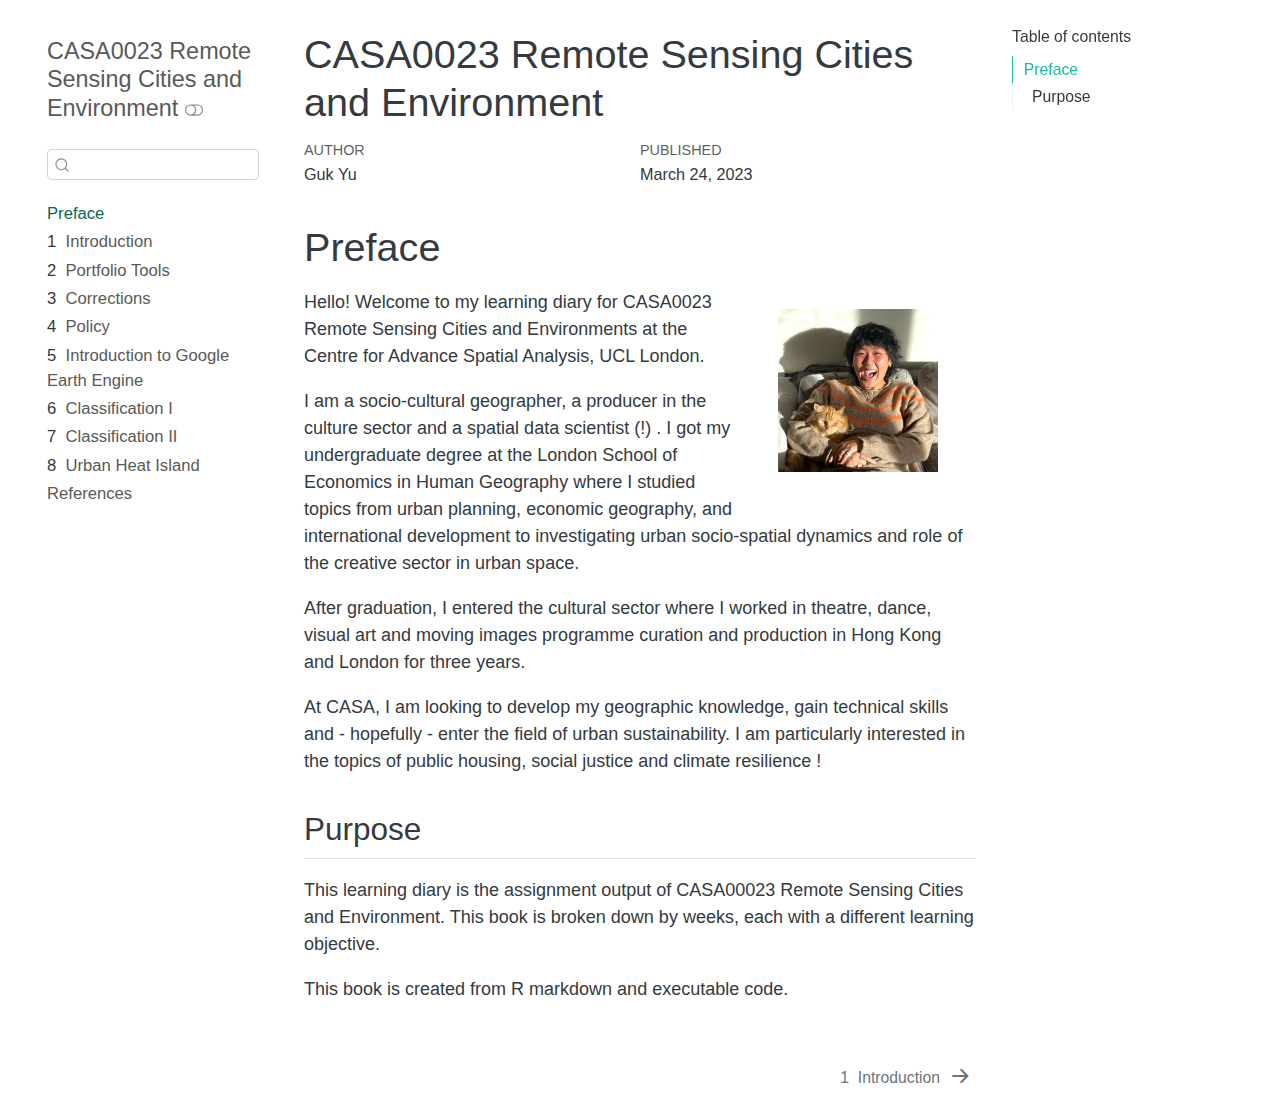
<file: docs/index.html>
<!DOCTYPE html>
<html xmlns="http://www.w3.org/1999/xhtml" lang="en" xml:lang="en"><head>

<meta charset="utf-8">
<meta name="generator" content="quarto-1.1.251">

<meta name="viewport" content="width=device-width, initial-scale=1.0, user-scalable=yes">

<meta name="author" content="Guk Yu">
<meta name="dcterms.date" content="2023-03-24">

<title>CASA0023 Remote Sensing Cities and Environment</title>
<style>
code{white-space: pre-wrap;}
span.smallcaps{font-variant: small-caps;}
div.columns{display: flex; gap: min(4vw, 1.5em);}
div.column{flex: auto; overflow-x: auto;}
div.hanging-indent{margin-left: 1.5em; text-indent: -1.5em;}
ul.task-list{list-style: none;}
ul.task-list li input[type="checkbox"] {
  width: 0.8em;
  margin: 0 0.8em 0.2em -1.6em;
  vertical-align: middle;
}
</style>


<script src="site_libs/quarto-nav/quarto-nav.js"></script>
<script src="site_libs/quarto-nav/headroom.min.js"></script>
<script src="site_libs/clipboard/clipboard.min.js"></script>
<script src="site_libs/quarto-search/autocomplete.umd.js"></script>
<script src="site_libs/quarto-search/fuse.min.js"></script>
<script src="site_libs/quarto-search/quarto-search.js"></script>
<meta name="quarto:offset" content="./">
<link href="./week1.html" rel="next">
<link href="./favicon-32x32.png" rel="icon" type="image/png">
<script src="site_libs/quarto-html/quarto.js"></script>
<script src="site_libs/quarto-html/popper.min.js"></script>
<script src="site_libs/quarto-html/tippy.umd.min.js"></script>
<script src="site_libs/quarto-html/anchor.min.js"></script>
<link href="site_libs/quarto-html/tippy.css" rel="stylesheet">
<link href="site_libs/quarto-html/quarto-syntax-highlighting.css" rel="stylesheet" class="quarto-color-scheme" id="quarto-text-highlighting-styles">
<link href="site_libs/quarto-html/quarto-syntax-highlighting-dark.css" rel="prefetch" class="quarto-color-scheme quarto-color-alternate" id="quarto-text-highlighting-styles">
<script src="site_libs/bootstrap/bootstrap.min.js"></script>
<link href="site_libs/bootstrap/bootstrap-icons.css" rel="stylesheet">
<link href="site_libs/bootstrap/bootstrap.min.css" rel="stylesheet" class="quarto-color-scheme" id="quarto-bootstrap" data-mode="light">
<link href="site_libs/bootstrap/bootstrap-dark.min.css" rel="prefetch" class="quarto-color-scheme quarto-color-alternate" id="quarto-bootstrap" data-mode="dark">
<script id="quarto-search-options" type="application/json">{
  "location": "sidebar",
  "copy-button": false,
  "collapse-after": 3,
  "panel-placement": "start",
  "type": "textbox",
  "limit": 20,
  "language": {
    "search-no-results-text": "No results",
    "search-matching-documents-text": "matching documents",
    "search-copy-link-title": "Copy link to search",
    "search-hide-matches-text": "Hide additional matches",
    "search-more-match-text": "more match in this document",
    "search-more-matches-text": "more matches in this document",
    "search-clear-button-title": "Clear",
    "search-detached-cancel-button-title": "Cancel",
    "search-submit-button-title": "Submit"
  }
}</script>


</head>

<body class="nav-sidebar floating">

<div id="quarto-search-results"></div>
  <header id="quarto-header" class="headroom fixed-top">
  <nav class="quarto-secondary-nav" data-bs-toggle="collapse" data-bs-target="#quarto-sidebar" aria-controls="quarto-sidebar" aria-expanded="false" aria-label="Toggle sidebar navigation" onclick="if (window.quartoToggleHeadroom) { window.quartoToggleHeadroom(); }">
    <div class="container-fluid d-flex justify-content-between">
      <h1 class="quarto-secondary-nav-title">CASA0023 Remote Sensing Cities and Environment</h1>
      <button type="button" class="quarto-btn-toggle btn" aria-label="Show secondary navigation">
        <i class="bi bi-chevron-right"></i>
      </button>
    </div>
  </nav>
</header>
<!-- content -->
<div id="quarto-content" class="quarto-container page-columns page-rows-contents page-layout-article">
<!-- sidebar -->
  <nav id="quarto-sidebar" class="sidebar collapse sidebar-navigation floating overflow-auto">
    <div class="pt-lg-2 mt-2 text-left sidebar-header">
    <div class="sidebar-title mb-0 py-0">
      <a href="./">CASA0023 Remote Sensing Cities and Environment</a> 
        <div class="sidebar-tools-main">
  <a href="" class="quarto-color-scheme-toggle sidebar-tool" onclick="window.quartoToggleColorScheme(); return false;" title="Toggle dark mode"><i class="bi"></i></a>
</div>
    </div>
      </div>
      <div class="mt-2 flex-shrink-0 align-items-center">
        <div class="sidebar-search">
        <div id="quarto-search" class="" title="Search"></div>
        </div>
      </div>
    <div class="sidebar-menu-container"> 
    <ul class="list-unstyled mt-1">
        <li class="sidebar-item">
  <div class="sidebar-item-container"> 
  <a href="./index.html" class="sidebar-item-text sidebar-link active">Preface</a>
  </div>
</li>
        <li class="sidebar-item">
  <div class="sidebar-item-container"> 
  <a href="./week1.html" class="sidebar-item-text sidebar-link"><span class="chapter-number">1</span>&nbsp; <span class="chapter-title">Introduction</span></a>
  </div>
</li>
        <li class="sidebar-item">
  <div class="sidebar-item-container"> 
  <a href="./week2.html" class="sidebar-item-text sidebar-link"><span class="chapter-number">2</span>&nbsp; <span class="chapter-title">Portfolio Tools</span></a>
  </div>
</li>
        <li class="sidebar-item">
  <div class="sidebar-item-container"> 
  <a href="./week3.html" class="sidebar-item-text sidebar-link"><span class="chapter-number">3</span>&nbsp; <span class="chapter-title">Corrections</span></a>
  </div>
</li>
        <li class="sidebar-item">
  <div class="sidebar-item-container"> 
  <a href="./week4.html" class="sidebar-item-text sidebar-link"><span class="chapter-number">4</span>&nbsp; <span class="chapter-title">Policy</span></a>
  </div>
</li>
        <li class="sidebar-item">
  <div class="sidebar-item-container"> 
  <a href="./week5.html" class="sidebar-item-text sidebar-link"><span class="chapter-number">5</span>&nbsp; <span class="chapter-title">Introduction to Google Earth Engine</span></a>
  </div>
</li>
        <li class="sidebar-item">
  <div class="sidebar-item-container"> 
  <a href="./week6.html" class="sidebar-item-text sidebar-link"><span class="chapter-number">6</span>&nbsp; <span class="chapter-title">Classification I</span></a>
  </div>
</li>
        <li class="sidebar-item">
  <div class="sidebar-item-container"> 
  <a href="./week7.html" class="sidebar-item-text sidebar-link"><span class="chapter-number">7</span>&nbsp; <span class="chapter-title">Classification II</span></a>
  </div>
</li>
        <li class="sidebar-item">
  <div class="sidebar-item-container"> 
  <a href="./week8.html" class="sidebar-item-text sidebar-link"><span class="chapter-number">8</span>&nbsp; <span class="chapter-title">Urban Heat Island</span></a>
  </div>
</li>
        <li class="sidebar-item">
  <div class="sidebar-item-container"> 
  <a href="./references.html" class="sidebar-item-text sidebar-link">References</a>
  </div>
</li>
    </ul>
    </div>
</nav>
<!-- margin-sidebar -->
    <div id="quarto-margin-sidebar" class="sidebar margin-sidebar">
        <nav id="TOC" role="doc-toc" class="toc-active">
    <h2 id="toc-title">Table of contents</h2>
   
  <ul>
  <li><a href="#preface" id="toc-preface" class="nav-link active" data-scroll-target="#preface">Preface</a>
  <ul class="collapse">
  <li><a href="#purpose" id="toc-purpose" class="nav-link" data-scroll-target="#purpose">Purpose</a></li>
  </ul></li>
  </ul>
</nav>
    </div>
<!-- main -->
<main class="content" id="quarto-document-content">

<header id="title-block-header" class="quarto-title-block default">
<div class="quarto-title">
<h1 class="title d-none d-lg-block">CASA0023 Remote Sensing Cities and Environment</h1>
</div>



<div class="quarto-title-meta">

    <div>
    <div class="quarto-title-meta-heading">Author</div>
    <div class="quarto-title-meta-contents">
             <p>Guk Yu </p>
          </div>
  </div>
    
    <div>
    <div class="quarto-title-meta-heading">Published</div>
    <div class="quarto-title-meta-contents">
      <p class="date">March 24, 2023</p>
    </div>
  </div>
    
  </div>
  

</header>

<section id="preface" class="level1 unnumbered">
<h1 class="unnumbered">Preface</h1>
<div>
<div style="float: right; position: relative; top: 0px; padding: 20px;">
<div class="quarto-figure quarto-figure-right" style="margin: 0 1em 0 1em">
<figure class="figure">
<p><img src="img/abs-n-me.jpg" class="img-fluid figure-img" data-align="right" width="160"></p>
</figure>
</div>
</div>
<p>Hello! Welcome to my learning diary for CASA0023 Remote Sensing Cities and Environments at the Centre for Advance Spatial Analysis, UCL London.</p>
<p>I am a socio-cultural geographer, a producer in the culture sector and a spatial data scientist (!) . I got my undergraduate degree at the London School of Economics in Human Geography where I studied topics from urban planning, economic geography, and international development to investigating urban socio-spatial dynamics and role of the creative sector in urban space.</p>
</div>
<p>After graduation, I entered the cultural sector where I worked in theatre, dance, visual art and moving images programme curation and production in Hong Kong and London for three years.</p>
<p>At CASA, I am looking to develop my geographic knowledge, gain technical skills and - hopefully - enter the field of urban sustainability. I am particularly interested in the topics of public housing, social justice and climate resilience !</p>
<section id="purpose" class="level2">
<h2 class="anchored" data-anchor-id="purpose">Purpose</h2>
<p>This learning diary is the assignment output of CASA00023 Remote Sensing Cities and Environment. This book is broken down by weeks, each with a different learning objective.</p>
<p>This book is created from R markdown and executable code.</p>


</section>
</section>

</main> <!-- /main -->
<script id="quarto-html-after-body" type="application/javascript">
window.document.addEventListener("DOMContentLoaded", function (event) {
  const toggleBodyColorMode = (bsSheetEl) => {
    const mode = bsSheetEl.getAttribute("data-mode");
    const bodyEl = window.document.querySelector("body");
    if (mode === "dark") {
      bodyEl.classList.add("quarto-dark");
      bodyEl.classList.remove("quarto-light");
    } else {
      bodyEl.classList.add("quarto-light");
      bodyEl.classList.remove("quarto-dark");
    }
  }
  const toggleBodyColorPrimary = () => {
    const bsSheetEl = window.document.querySelector("link#quarto-bootstrap");
    if (bsSheetEl) {
      toggleBodyColorMode(bsSheetEl);
    }
  }
  toggleBodyColorPrimary();  
  const disableStylesheet = (stylesheets) => {
    for (let i=0; i < stylesheets.length; i++) {
      const stylesheet = stylesheets[i];
      stylesheet.rel = 'prefetch';
    }
  }
  const enableStylesheet = (stylesheets) => {
    for (let i=0; i < stylesheets.length; i++) {
      const stylesheet = stylesheets[i];
      stylesheet.rel = 'stylesheet';
    }
  }
  const manageTransitions = (selector, allowTransitions) => {
    const els = window.document.querySelectorAll(selector);
    for (let i=0; i < els.length; i++) {
      const el = els[i];
      if (allowTransitions) {
        el.classList.remove('notransition');
      } else {
        el.classList.add('notransition');
      }
    }
  }
  const toggleColorMode = (alternate) => {
    // Switch the stylesheets
    const alternateStylesheets = window.document.querySelectorAll('link.quarto-color-scheme.quarto-color-alternate');
    manageTransitions('#quarto-margin-sidebar .nav-link', false);
    if (alternate) {
      enableStylesheet(alternateStylesheets);
      for (const sheetNode of alternateStylesheets) {
        if (sheetNode.id === "quarto-bootstrap") {
          toggleBodyColorMode(sheetNode);
        }
      }
    } else {
      disableStylesheet(alternateStylesheets);
      toggleBodyColorPrimary();
    }
    manageTransitions('#quarto-margin-sidebar .nav-link', true);
    // Switch the toggles
    const toggles = window.document.querySelectorAll('.quarto-color-scheme-toggle');
    for (let i=0; i < toggles.length; i++) {
      const toggle = toggles[i];
      if (toggle) {
        if (alternate) {
          toggle.classList.add("alternate");     
        } else {
          toggle.classList.remove("alternate");
        }
      }
    }
    // Hack to workaround the fact that safari doesn't
    // properly recolor the scrollbar when toggling (#1455)
    if (navigator.userAgent.indexOf('Safari') > 0 && navigator.userAgent.indexOf('Chrome') == -1) {
      manageTransitions("body", false);
      window.scrollTo(0, 1);
      setTimeout(() => {
        window.scrollTo(0, 0);
        manageTransitions("body", true);
      }, 40);  
    }
  }
  const isFileUrl = () => { 
    return window.location.protocol === 'file:';
  }
  const hasAlternateSentinel = () => {  
    let styleSentinel = getColorSchemeSentinel();
    if (styleSentinel !== null) {
      return styleSentinel === "alternate";
    } else {
      return false;
    }
  }
  const setStyleSentinel = (alternate) => {
    const value = alternate ? "alternate" : "default";
    if (!isFileUrl()) {
      window.localStorage.setItem("quarto-color-scheme", value);
    } else {
      localAlternateSentinel = value;
    }
  }
  const getColorSchemeSentinel = () => {
    if (!isFileUrl()) {
      const storageValue = window.localStorage.getItem("quarto-color-scheme");
      return storageValue != null ? storageValue : localAlternateSentinel;
    } else {
      return localAlternateSentinel;
    }
  }
  let localAlternateSentinel = 'default';
  // Dark / light mode switch
  window.quartoToggleColorScheme = () => {
    // Read the current dark / light value 
    let toAlternate = !hasAlternateSentinel();
    toggleColorMode(toAlternate);
    setStyleSentinel(toAlternate);
  };
  // Ensure there is a toggle, if there isn't float one in the top right
  if (window.document.querySelector('.quarto-color-scheme-toggle') === null) {
    const a = window.document.createElement('a');
    a.classList.add('top-right');
    a.classList.add('quarto-color-scheme-toggle');
    a.href = "";
    a.onclick = function() { try { window.quartoToggleColorScheme(); } catch {} return false; };
    const i = window.document.createElement("i");
    i.classList.add('bi');
    a.appendChild(i);
    window.document.body.appendChild(a);
  }
  // Switch to dark mode if need be
  if (hasAlternateSentinel()) {
    toggleColorMode(true);
  } 
  const icon = "";
  const anchorJS = new window.AnchorJS();
  anchorJS.options = {
    placement: 'right',
    icon: icon
  };
  anchorJS.add('.anchored');
  const clipboard = new window.ClipboardJS('.code-copy-button', {
    target: function(trigger) {
      return trigger.previousElementSibling;
    }
  });
  clipboard.on('success', function(e) {
    // button target
    const button = e.trigger;
    // don't keep focus
    button.blur();
    // flash "checked"
    button.classList.add('code-copy-button-checked');
    var currentTitle = button.getAttribute("title");
    button.setAttribute("title", "Copied!");
    setTimeout(function() {
      button.setAttribute("title", currentTitle);
      button.classList.remove('code-copy-button-checked');
    }, 1000);
    // clear code selection
    e.clearSelection();
  });
  function tippyHover(el, contentFn) {
    const config = {
      allowHTML: true,
      content: contentFn,
      maxWidth: 500,
      delay: 100,
      arrow: false,
      appendTo: function(el) {
          return el.parentElement;
      },
      interactive: true,
      interactiveBorder: 10,
      theme: 'quarto',
      placement: 'bottom-start'
    };
    window.tippy(el, config); 
  }
  const noterefs = window.document.querySelectorAll('a[role="doc-noteref"]');
  for (var i=0; i<noterefs.length; i++) {
    const ref = noterefs[i];
    tippyHover(ref, function() {
      // use id or data attribute instead here
      let href = ref.getAttribute('data-footnote-href') || ref.getAttribute('href');
      try { href = new URL(href).hash; } catch {}
      const id = href.replace(/^#\/?/, "");
      const note = window.document.getElementById(id);
      return note.innerHTML;
    });
  }
  var bibliorefs = window.document.querySelectorAll('a[role="doc-biblioref"]');
  for (var i=0; i<bibliorefs.length; i++) {
    const ref = bibliorefs[i];
    const cites = ref.parentNode.getAttribute('data-cites').split(' ');
    tippyHover(ref, function() {
      var popup = window.document.createElement('div');
      cites.forEach(function(cite) {
        var citeDiv = window.document.createElement('div');
        citeDiv.classList.add('hanging-indent');
        citeDiv.classList.add('csl-entry');
        var biblioDiv = window.document.getElementById('ref-' + cite);
        if (biblioDiv) {
          citeDiv.innerHTML = biblioDiv.innerHTML;
        }
        popup.appendChild(citeDiv);
      });
      return popup.innerHTML;
    });
  }
});
</script>
<nav class="page-navigation">
  <div class="nav-page nav-page-previous">
  </div>
  <div class="nav-page nav-page-next">
      <a href="./week1.html" class="pagination-link">
        <span class="nav-page-text"><span class="chapter-number">1</span>&nbsp; <span class="chapter-title">Introduction</span></span> <i class="bi bi-arrow-right-short"></i>
      </a>
  </div>
</nav>
</div> <!-- /content -->



</body></html>
</file>
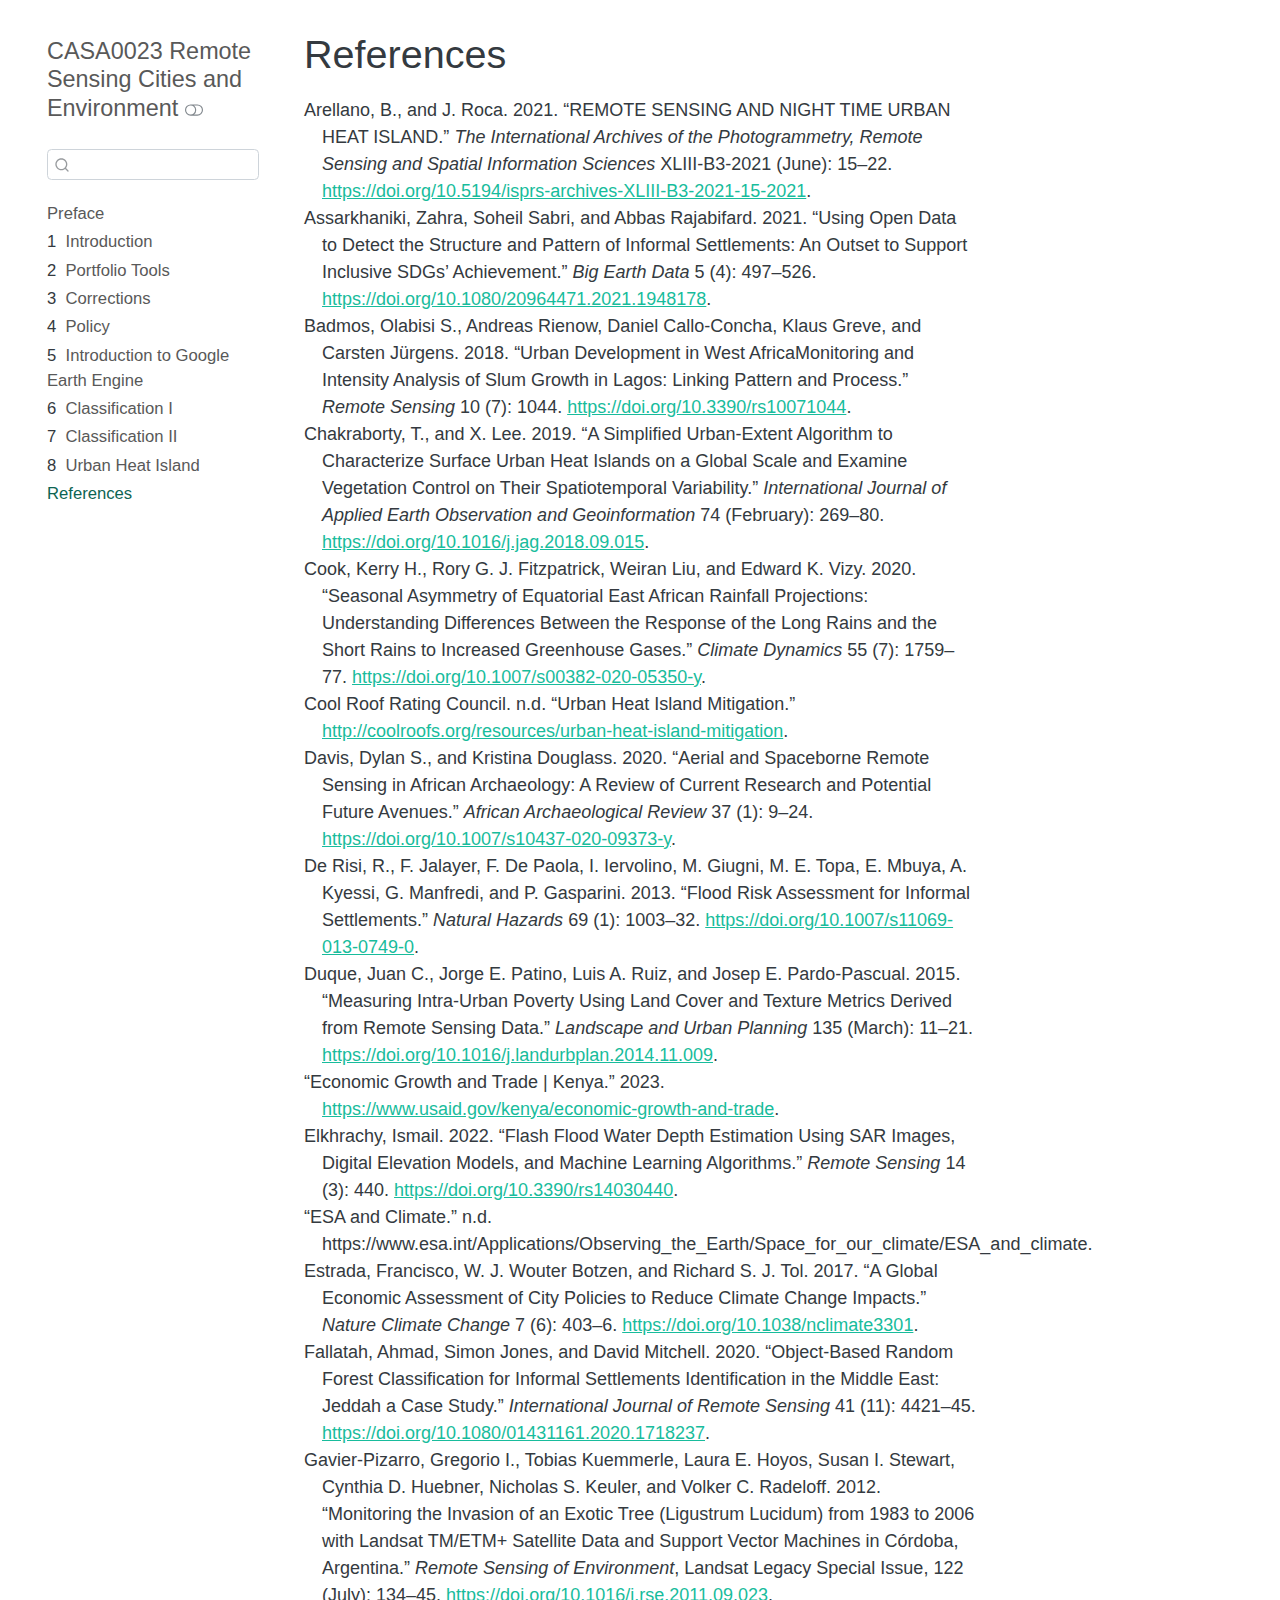
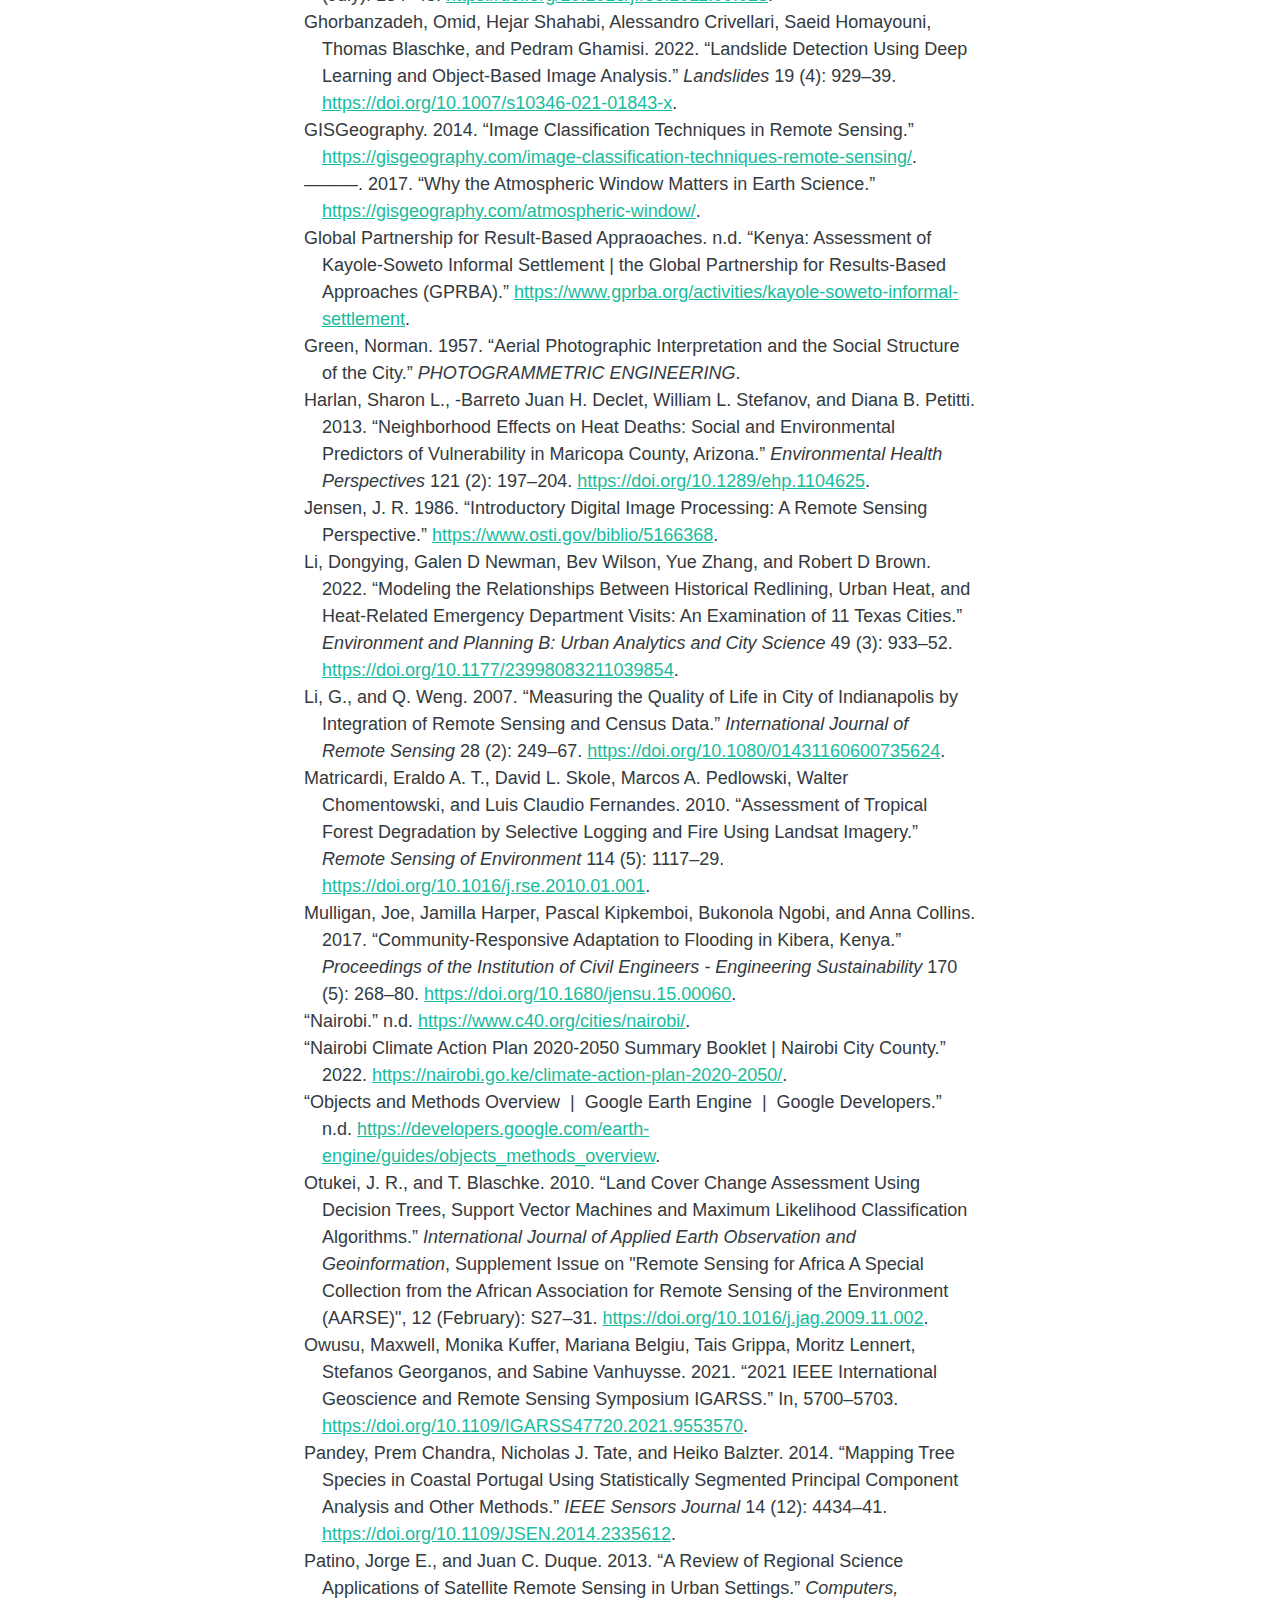
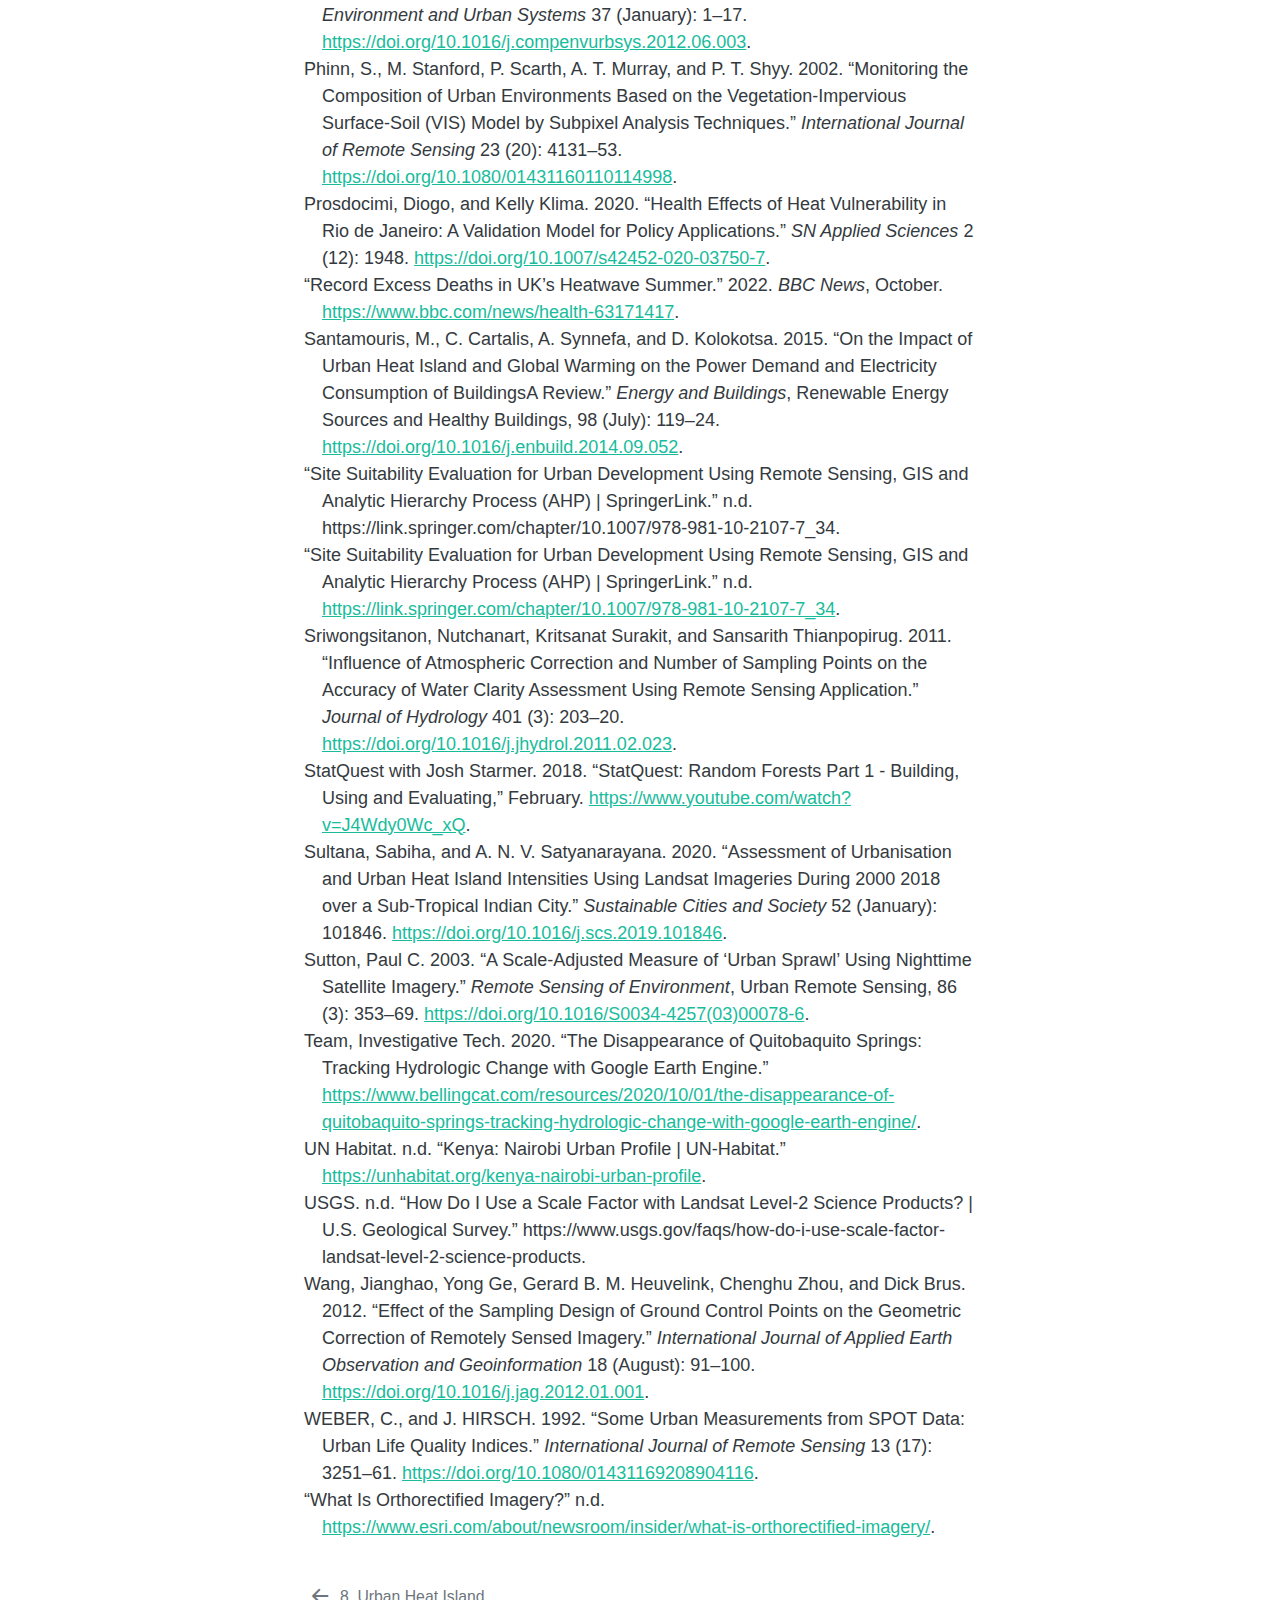
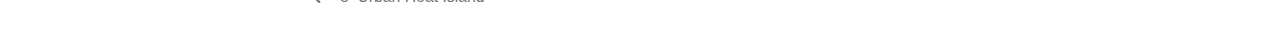
<file: docs/references.html>
<!DOCTYPE html>
<html xmlns="http://www.w3.org/1999/xhtml" lang="en" xml:lang="en"><head>

<meta charset="utf-8">
<meta name="generator" content="quarto-1.1.251">

<meta name="viewport" content="width=device-width, initial-scale=1.0, user-scalable=yes">


<title>CASA0023 Remote Sensing Cities and Environment - References</title>
<style>
code{white-space: pre-wrap;}
span.smallcaps{font-variant: small-caps;}
div.columns{display: flex; gap: min(4vw, 1.5em);}
div.column{flex: auto; overflow-x: auto;}
div.hanging-indent{margin-left: 1.5em; text-indent: -1.5em;}
ul.task-list{list-style: none;}
ul.task-list li input[type="checkbox"] {
  width: 0.8em;
  margin: 0 0.8em 0.2em -1.6em;
  vertical-align: middle;
}
div.csl-bib-body { }
div.csl-entry {
  clear: both;
}
.hanging div.csl-entry {
  margin-left:2em;
  text-indent:-2em;
}
div.csl-left-margin {
  min-width:2em;
  float:left;
}
div.csl-right-inline {
  margin-left:2em;
  padding-left:1em;
}
div.csl-indent {
  margin-left: 2em;
}
</style>


<script src="site_libs/quarto-nav/quarto-nav.js"></script>
<script src="site_libs/quarto-nav/headroom.min.js"></script>
<script src="site_libs/clipboard/clipboard.min.js"></script>
<script src="site_libs/quarto-search/autocomplete.umd.js"></script>
<script src="site_libs/quarto-search/fuse.min.js"></script>
<script src="site_libs/quarto-search/quarto-search.js"></script>
<meta name="quarto:offset" content="./">
<link href="./week8.html" rel="prev">
<link href="./favicon-32x32.png" rel="icon" type="image/png">
<script src="site_libs/quarto-html/quarto.js"></script>
<script src="site_libs/quarto-html/popper.min.js"></script>
<script src="site_libs/quarto-html/tippy.umd.min.js"></script>
<script src="site_libs/quarto-html/anchor.min.js"></script>
<link href="site_libs/quarto-html/tippy.css" rel="stylesheet">
<link href="site_libs/quarto-html/quarto-syntax-highlighting.css" rel="stylesheet" class="quarto-color-scheme" id="quarto-text-highlighting-styles">
<link href="site_libs/quarto-html/quarto-syntax-highlighting-dark.css" rel="prefetch" class="quarto-color-scheme quarto-color-alternate" id="quarto-text-highlighting-styles">
<script src="site_libs/bootstrap/bootstrap.min.js"></script>
<link href="site_libs/bootstrap/bootstrap-icons.css" rel="stylesheet">
<link href="site_libs/bootstrap/bootstrap.min.css" rel="stylesheet" class="quarto-color-scheme" id="quarto-bootstrap" data-mode="light">
<link href="site_libs/bootstrap/bootstrap-dark.min.css" rel="prefetch" class="quarto-color-scheme quarto-color-alternate" id="quarto-bootstrap" data-mode="dark">
<script id="quarto-search-options" type="application/json">{
  "location": "sidebar",
  "copy-button": false,
  "collapse-after": 3,
  "panel-placement": "start",
  "type": "textbox",
  "limit": 20,
  "language": {
    "search-no-results-text": "No results",
    "search-matching-documents-text": "matching documents",
    "search-copy-link-title": "Copy link to search",
    "search-hide-matches-text": "Hide additional matches",
    "search-more-match-text": "more match in this document",
    "search-more-matches-text": "more matches in this document",
    "search-clear-button-title": "Clear",
    "search-detached-cancel-button-title": "Cancel",
    "search-submit-button-title": "Submit"
  }
}</script>


</head>

<body class="nav-sidebar floating">

<div id="quarto-search-results"></div>
  <header id="quarto-header" class="headroom fixed-top">
  <nav class="quarto-secondary-nav" data-bs-toggle="collapse" data-bs-target="#quarto-sidebar" aria-controls="quarto-sidebar" aria-expanded="false" aria-label="Toggle sidebar navigation" onclick="if (window.quartoToggleHeadroom) { window.quartoToggleHeadroom(); }">
    <div class="container-fluid d-flex justify-content-between">
      <h1 class="quarto-secondary-nav-title">References</h1>
      <button type="button" class="quarto-btn-toggle btn" aria-label="Show secondary navigation">
        <i class="bi bi-chevron-right"></i>
      </button>
    </div>
  </nav>
</header>
<!-- content -->
<div id="quarto-content" class="quarto-container page-columns page-rows-contents page-layout-article">
<!-- sidebar -->
  <nav id="quarto-sidebar" class="sidebar collapse sidebar-navigation floating overflow-auto">
    <div class="pt-lg-2 mt-2 text-left sidebar-header">
    <div class="sidebar-title mb-0 py-0">
      <a href="./">CASA0023 Remote Sensing Cities and Environment</a> 
        <div class="sidebar-tools-main">
  <a href="" class="quarto-color-scheme-toggle sidebar-tool" onclick="window.quartoToggleColorScheme(); return false;" title="Toggle dark mode"><i class="bi"></i></a>
</div>
    </div>
      </div>
      <div class="mt-2 flex-shrink-0 align-items-center">
        <div class="sidebar-search">
        <div id="quarto-search" class="" title="Search"></div>
        </div>
      </div>
    <div class="sidebar-menu-container"> 
    <ul class="list-unstyled mt-1">
        <li class="sidebar-item">
  <div class="sidebar-item-container"> 
  <a href="./index.html" class="sidebar-item-text sidebar-link">Preface</a>
  </div>
</li>
        <li class="sidebar-item">
  <div class="sidebar-item-container"> 
  <a href="./week1.html" class="sidebar-item-text sidebar-link"><span class="chapter-number">1</span>&nbsp; <span class="chapter-title">Introduction</span></a>
  </div>
</li>
        <li class="sidebar-item">
  <div class="sidebar-item-container"> 
  <a href="./week2.html" class="sidebar-item-text sidebar-link"><span class="chapter-number">2</span>&nbsp; <span class="chapter-title">Portfolio Tools</span></a>
  </div>
</li>
        <li class="sidebar-item">
  <div class="sidebar-item-container"> 
  <a href="./week3.html" class="sidebar-item-text sidebar-link"><span class="chapter-number">3</span>&nbsp; <span class="chapter-title">Corrections</span></a>
  </div>
</li>
        <li class="sidebar-item">
  <div class="sidebar-item-container"> 
  <a href="./week4.html" class="sidebar-item-text sidebar-link"><span class="chapter-number">4</span>&nbsp; <span class="chapter-title">Policy</span></a>
  </div>
</li>
        <li class="sidebar-item">
  <div class="sidebar-item-container"> 
  <a href="./week5.html" class="sidebar-item-text sidebar-link"><span class="chapter-number">5</span>&nbsp; <span class="chapter-title">Introduction to Google Earth Engine</span></a>
  </div>
</li>
        <li class="sidebar-item">
  <div class="sidebar-item-container"> 
  <a href="./week6.html" class="sidebar-item-text sidebar-link"><span class="chapter-number">6</span>&nbsp; <span class="chapter-title">Classification I</span></a>
  </div>
</li>
        <li class="sidebar-item">
  <div class="sidebar-item-container"> 
  <a href="./week7.html" class="sidebar-item-text sidebar-link"><span class="chapter-number">7</span>&nbsp; <span class="chapter-title">Classification II</span></a>
  </div>
</li>
        <li class="sidebar-item">
  <div class="sidebar-item-container"> 
  <a href="./week8.html" class="sidebar-item-text sidebar-link"><span class="chapter-number">8</span>&nbsp; <span class="chapter-title">Urban Heat Island</span></a>
  </div>
</li>
        <li class="sidebar-item">
  <div class="sidebar-item-container"> 
  <a href="./references.html" class="sidebar-item-text sidebar-link active">References</a>
  </div>
</li>
    </ul>
    </div>
</nav>
<!-- margin-sidebar -->
    <div id="quarto-margin-sidebar" class="sidebar margin-sidebar">
        
    </div>
<!-- main -->
<main class="content" id="quarto-document-content">

<header id="title-block-header" class="quarto-title-block default">
<div class="quarto-title">
<h1 class="title d-none d-lg-block">References</h1>
</div>



<div class="quarto-title-meta">

    
    
  </div>
  

</header>

<div id="refs" class="references csl-bib-body hanging-indent" role="doc-bibliography">
<div id="ref-arellano2021" class="csl-entry" role="doc-biblioentry">
Arellano, B., and J. Roca. 2021. <span>“REMOTE SENSING AND NIGHT TIME
URBAN HEAT ISLAND.”</span> <em>The International Archives of the
Photogrammetry, Remote Sensing and Spatial Information Sciences</em>
XLIII-B3-2021 (June): 15–22. <a href="https://doi.org/10.5194/isprs-archives-XLIII-B3-2021-15-2021">https://doi.org/10.5194/isprs-archives-XLIII-B3-2021-15-2021</a>.
</div>
<div id="ref-assarkhaniki2021" class="csl-entry" role="doc-biblioentry">
Assarkhaniki, Zahra, Soheil Sabri, and Abbas Rajabifard. 2021.
<span>“Using Open Data to Detect the Structure and Pattern of Informal
Settlements: An Outset to Support Inclusive SDGs<span>’</span>
Achievement.”</span> <em>Big Earth Data</em> 5 (4): 497–526. <a href="https://doi.org/10.1080/20964471.2021.1948178">https://doi.org/10.1080/20964471.2021.1948178</a>.
</div>
<div id="ref-badmos2018" class="csl-entry" role="doc-biblioentry">
Badmos, Olabisi S., Andreas Rienow, Daniel Callo-Concha, Klaus Greve,
and Carsten Jürgens. 2018. <span>“Urban Development in West
Africa<span></span>Monitoring and Intensity Analysis of Slum Growth in
Lagos: Linking Pattern and Process.”</span> <em>Remote Sensing</em> 10
(7): 1044. <a href="https://doi.org/10.3390/rs10071044">https://doi.org/10.3390/rs10071044</a>.
</div>
<div id="ref-chakraborty2019" class="csl-entry" role="doc-biblioentry">
Chakraborty, T., and X. Lee. 2019. <span>“A Simplified Urban-Extent
Algorithm to Characterize Surface Urban Heat Islands on a Global Scale
and Examine Vegetation Control on Their Spatiotemporal
Variability.”</span> <em>International Journal of Applied Earth
Observation and Geoinformation</em> 74 (February): 269–80. <a href="https://doi.org/10.1016/j.jag.2018.09.015">https://doi.org/10.1016/j.jag.2018.09.015</a>.
</div>
<div id="ref-cook2020" class="csl-entry" role="doc-biblioentry">
Cook, Kerry H., Rory G. J. Fitzpatrick, Weiran Liu, and Edward K. Vizy.
2020. <span>“Seasonal Asymmetry of Equatorial East African Rainfall
Projections: Understanding Differences Between the Response of the Long
Rains and the Short Rains to Increased Greenhouse Gases.”</span>
<em>Climate Dynamics</em> 55 (7): 1759–77. <a href="https://doi.org/10.1007/s00382-020-05350-y">https://doi.org/10.1007/s00382-020-05350-y</a>.
</div>
<div id="ref-coolroofratingcouncil" class="csl-entry" role="doc-biblioentry">
Cool Roof Rating Council. n.d. <span>“Urban Heat Island
Mitigation.”</span> <a href="http://coolroofs.org/resources/urban-heat-island-mitigation">http://coolroofs.org/resources/urban-heat-island-mitigation</a>.
</div>
<div id="ref-davis2020" class="csl-entry" role="doc-biblioentry">
Davis, Dylan S., and Kristina Douglass. 2020. <span>“Aerial and
Spaceborne Remote Sensing in African Archaeology: A Review of Current
Research and Potential Future Avenues.”</span> <em>African
Archaeological Review</em> 37 (1): 9–24. <a href="https://doi.org/10.1007/s10437-020-09373-y">https://doi.org/10.1007/s10437-020-09373-y</a>.
</div>
<div id="ref-derisi2013" class="csl-entry" role="doc-biblioentry">
De Risi, R., F. Jalayer, F. De Paola, I. Iervolino, M. Giugni, M. E.
Topa, E. Mbuya, A. Kyessi, G. Manfredi, and P. Gasparini. 2013.
<span>“Flood Risk Assessment for Informal Settlements.”</span>
<em>Natural Hazards</em> 69 (1): 1003–32. <a href="https://doi.org/10.1007/s11069-013-0749-0">https://doi.org/10.1007/s11069-013-0749-0</a>.
</div>
<div id="ref-duqueMeasuringIntraurbanPoverty2015a" class="csl-entry" role="doc-biblioentry">
Duque, Juan C., Jorge E. Patino, Luis A. Ruiz, and Josep E.
Pardo-Pascual. 2015. <span>“Measuring Intra-Urban Poverty Using Land
Cover and Texture Metrics Derived from Remote Sensing Data.”</span>
<em>Landscape and Urban Planning</em> 135 (March): 11–21. <a href="https://doi.org/10.1016/j.landurbplan.2014.11.009">https://doi.org/10.1016/j.landurbplan.2014.11.009</a>.
</div>
<div id="ref-economic2023" class="csl-entry" role="doc-biblioentry">
<span>“Economic Growth and Trade | Kenya.”</span> 2023. <a href="https://www.usaid.gov/kenya/economic-growth-and-trade">https://www.usaid.gov/kenya/economic-growth-and-trade</a>.
</div>
<div id="ref-elkhrachyFlashFloodWater2022a" class="csl-entry" role="doc-biblioentry">
Elkhrachy, Ismail. 2022. <span>“Flash <span>Flood Water Depth Estimation
Using SAR Images</span>, <span>Digital Elevation Models</span>, and
<span>Machine Learning Algorithms</span>.”</span> <em>Remote
Sensing</em> 14 (3): 440. <a href="https://doi.org/10.3390/rs14030440">https://doi.org/10.3390/rs14030440</a>.
</div>
<div id="ref-ESAClimate" class="csl-entry" role="doc-biblioentry">
<span>“<span>ESA</span> and Climate.”</span> n.d.
https://www.esa.int/Applications/Observing_the_Earth/Space_for_our_climate/ESA_and_climate.
</div>
<div id="ref-estrada2017" class="csl-entry" role="doc-biblioentry">
Estrada, Francisco, W. J. Wouter Botzen, and Richard S. J. Tol. 2017.
<span>“A Global Economic Assessment of City Policies to Reduce Climate
Change Impacts.”</span> <em>Nature Climate Change</em> 7 (6): 403–6. <a href="https://doi.org/10.1038/nclimate3301">https://doi.org/10.1038/nclimate3301</a>.
</div>
<div id="ref-fallatah2020" class="csl-entry" role="doc-biblioentry">
Fallatah, Ahmad, Simon Jones, and David Mitchell. 2020.
<span>“Object-Based Random Forest Classification for Informal
Settlements Identification in the Middle East: Jeddah a Case
Study.”</span> <em>International Journal of Remote Sensing</em> 41 (11):
4421–45. <a href="https://doi.org/10.1080/01431161.2020.1718237">https://doi.org/10.1080/01431161.2020.1718237</a>.
</div>
<div id="ref-gavier-pizarro2012" class="csl-entry" role="doc-biblioentry">
Gavier-Pizarro, Gregorio I., Tobias Kuemmerle, Laura E. Hoyos, Susan I.
Stewart, Cynthia D. Huebner, Nicholas S. Keuler, and Volker C. Radeloff.
2012. <span>“Monitoring the Invasion of an Exotic Tree (Ligustrum
Lucidum) from 1983 to 2006 with Landsat TM/ETM+ Satellite Data and
Support Vector Machines in Córdoba, Argentina.”</span> <em>Remote
Sensing of Environment</em>, Landsat Legacy Special Issue, 122 (July):
134–45. <a href="https://doi.org/10.1016/j.rse.2011.09.023">https://doi.org/10.1016/j.rse.2011.09.023</a>.
</div>
<div id="ref-ghorbanzadeh2022" class="csl-entry" role="doc-biblioentry">
Ghorbanzadeh, Omid, Hejar Shahabi, Alessandro Crivellari, Saeid
Homayouni, Thomas Blaschke, and Pedram Ghamisi. 2022. <span>“Landslide
Detection Using Deep Learning and Object-Based Image Analysis.”</span>
<em>Landslides</em> 19 (4): 929–39. <a href="https://doi.org/10.1007/s10346-021-01843-x">https://doi.org/10.1007/s10346-021-01843-x</a>.
</div>
<div id="ref-gisgeography2014" class="csl-entry" role="doc-biblioentry">
GISGeography. 2014. <span>“Image Classification Techniques in Remote
Sensing.”</span> <a href="https://gisgeography.com/image-classification-techniques-remote-sensing/">https://gisgeography.com/image-classification-techniques-remote-sensing/</a>.
</div>
<div id="ref-gisgeography2017" class="csl-entry" role="doc-biblioentry">
———. 2017. <span>“Why the Atmospheric Window Matters in Earth
Science.”</span> <a href="https://gisgeography.com/atmospheric-window/">https://gisgeography.com/atmospheric-window/</a>.
</div>
<div id="ref-globalpartnershipforresult-basedappraoaches" class="csl-entry" role="doc-biblioentry">
Global Partnership for Result-Based Appraoaches. n.d. <span>“Kenya:
Assessment of Kayole-Soweto Informal Settlement | the Global Partnership
for Results-Based Approaches (GPRBA).”</span> <a href="https://www.gprba.org/activities/kayole-soweto-informal-settlement">https://www.gprba.org/activities/kayole-soweto-informal-settlement</a>.
</div>
<div id="ref-greennormanAerialPhotographicInterpretation1957" class="csl-entry" role="doc-biblioentry">
Green, Norman. 1957. <span>“Aerial <span>Photographic
Interpretation</span> and the <span>Social Structure</span> of the
<span>City</span>.”</span> <em>PHOTOGRAMMETRIC ENGINEERING</em>.
</div>
<div id="ref-harlan2013" class="csl-entry" role="doc-biblioentry">
Harlan, Sharon L., -Barreto Juan H. Declet, William L. Stefanov, and
Diana B. Petitti. 2013. <span>“Neighborhood Effects on Heat Deaths:
Social and Environmental Predictors of Vulnerability in Maricopa County,
Arizona.”</span> <em>Environmental Health Perspectives</em> 121 (2):
197–204. <a href="https://doi.org/10.1289/ehp.1104625">https://doi.org/10.1289/ehp.1104625</a>.
</div>
<div id="ref-jensen1986" class="csl-entry" role="doc-biblioentry">
Jensen, J. R. 1986. <span>“Introductory Digital Image Processing: A
Remote Sensing Perspective.”</span> <a href="https://www.osti.gov/biblio/5166368">https://www.osti.gov/biblio/5166368</a>.
</div>
<div id="ref-li2022" class="csl-entry" role="doc-biblioentry">
Li, Dongying, Galen D Newman, Bev Wilson, Yue Zhang, and Robert D Brown.
2022. <span>“Modeling the Relationships Between Historical Redlining,
Urban Heat, and Heat-Related Emergency Department Visits: An Examination
of 11 Texas Cities.”</span> <em>Environment and Planning B: Urban
Analytics and City Science</em> 49 (3): 933–52. <a href="https://doi.org/10.1177/23998083211039854">https://doi.org/10.1177/23998083211039854</a>.
</div>
<div id="ref-liMeasuringQualityLife2007a" class="csl-entry" role="doc-biblioentry">
Li, G., and Q. Weng. 2007. <span>“Measuring the Quality of Life in City
of <span>Indianapolis</span> by Integration of Remote Sensing and Census
Data.”</span> <em>International Journal of Remote Sensing</em> 28 (2):
249–67. <a href="https://doi.org/10.1080/01431160600735624">https://doi.org/10.1080/01431160600735624</a>.
</div>
<div id="ref-matricardiAssessmentTropicalForest2010a" class="csl-entry" role="doc-biblioentry">
Matricardi, Eraldo A. T., David L. Skole, Marcos A. Pedlowski, Walter
Chomentowski, and Luis Claudio Fernandes. 2010. <span>“Assessment of
Tropical Forest Degradation by Selective Logging and Fire Using
<span>Landsat</span> Imagery.”</span> <em>Remote Sensing of
Environment</em> 114 (5): 1117–29. <a href="https://doi.org/10.1016/j.rse.2010.01.001">https://doi.org/10.1016/j.rse.2010.01.001</a>.
</div>
<div id="ref-mulligan2017" class="csl-entry" role="doc-biblioentry">
Mulligan, Joe, Jamilla Harper, Pascal Kipkemboi, Bukonola Ngobi, and
Anna Collins. 2017. <span>“Community-Responsive Adaptation to Flooding
in Kibera, Kenya.”</span> <em>Proceedings of the Institution of Civil
Engineers - Engineering Sustainability</em> 170 (5): 268–80. <a href="https://doi.org/10.1680/jensu.15.00060">https://doi.org/10.1680/jensu.15.00060</a>.
</div>
<div id="ref-nairobi" class="csl-entry" role="doc-biblioentry">
<span>“Nairobi.”</span> n.d. <a href="https://www.c40.org/cities/nairobi/">https://www.c40.org/cities/nairobi/</a>.
</div>
<div id="ref-nairobi2022" class="csl-entry" role="doc-biblioentry">
<span>“Nairobi Climate Action Plan 2020-2050 Summary Booklet | Nairobi
City County.”</span> 2022. <a href="https://nairobi.go.ke/climate-action-plan-2020-2050/">https://nairobi.go.ke/climate-action-plan-2020-2050/</a>.
</div>
<div id="ref-objects" class="csl-entry" role="doc-biblioentry">
<span>“Objects and Methods Overview &nbsp;|&nbsp; Google Earth Engine &nbsp;|&nbsp; Google
Developers.”</span> n.d. <a href="https://developers.google.com/earth-engine/guides/objects_methods_overview">https://developers.google.com/earth-engine/guides/objects_methods_overview</a>.
</div>
<div id="ref-otukei2010" class="csl-entry" role="doc-biblioentry">
Otukei, J. R., and T. Blaschke. 2010. <span>“Land Cover Change
Assessment Using Decision Trees, Support Vector Machines and Maximum
Likelihood Classification Algorithms.”</span> <em>International Journal
of Applied Earth Observation and Geoinformation</em>, Supplement Issue
on <span>"</span>Remote Sensing for Africa <span></span> A Special
Collection from the African Association for Remote Sensing of the
Environment (AARSE)<span>"</span>, 12 (February): S27–31. <a href="https://doi.org/10.1016/j.jag.2009.11.002">https://doi.org/10.1016/j.jag.2009.11.002</a>.
</div>
<div id="ref-owusu2021" class="csl-entry" role="doc-biblioentry">
Owusu, Maxwell, Monika Kuffer, Mariana Belgiu, Tais Grippa, Moritz
Lennert, Stefanos Georganos, and Sabine Vanhuysse. 2021. <span>“2021
IEEE International Geoscience and Remote Sensing Symposium
IGARSS.”</span> In, 5700–5703. <a href="https://doi.org/10.1109/IGARSS47720.2021.9553570">https://doi.org/10.1109/IGARSS47720.2021.9553570</a>.
</div>
<div id="ref-pandeyMappingTreeSpecies2014b" class="csl-entry" role="doc-biblioentry">
Pandey, Prem Chandra, Nicholas J. Tate, and Heiko Balzter. 2014.
<span>“Mapping <span>Tree Species</span> in <span>Coastal Portugal Using
Statistically Segmented Principal Component Analysis</span> and
<span>Other Methods</span>.”</span> <em>IEEE Sensors Journal</em> 14
(12): 4434–41. <a href="https://doi.org/10.1109/JSEN.2014.2335612">https://doi.org/10.1109/JSEN.2014.2335612</a>.
</div>
<div id="ref-patinoReviewRegionalScience2013c" class="csl-entry" role="doc-biblioentry">
Patino, Jorge E., and Juan C. Duque. 2013. <span>“A Review of Regional
Science Applications of Satellite Remote Sensing in Urban
Settings.”</span> <em>Computers, Environment and Urban Systems</em> 37
(January): 1–17. <a href="https://doi.org/10.1016/j.compenvurbsys.2012.06.003">https://doi.org/10.1016/j.compenvurbsys.2012.06.003</a>.
</div>
<div id="ref-phinnMonitoringCompositionUrban2002" class="csl-entry" role="doc-biblioentry">
Phinn, S., M. Stanford, P. Scarth, A. T. Murray, and P. T. Shyy. 2002.
<span>“Monitoring the Composition of Urban Environments Based on the
Vegetation-Impervious Surface-Soil (<span>VIS</span>) Model by Subpixel
Analysis Techniques.”</span> <em>International Journal of Remote
Sensing</em> 23 (20): 4131–53. <a href="https://doi.org/10.1080/01431160110114998">https://doi.org/10.1080/01431160110114998</a>.
</div>
<div id="ref-prosdocimi2020" class="csl-entry" role="doc-biblioentry">
Prosdocimi, Diogo, and Kelly Klima. 2020. <span>“Health Effects of Heat
Vulnerability in Rio de Janeiro: A Validation Model for Policy
Applications.”</span> <em>SN Applied Sciences</em> 2 (12): 1948. <a href="https://doi.org/10.1007/s42452-020-03750-7">https://doi.org/10.1007/s42452-020-03750-7</a>.
</div>
<div id="ref-recorde2022" class="csl-entry" role="doc-biblioentry">
<span>“Record Excess Deaths in UK’s Heatwave Summer.”</span> 2022.
<em>BBC News</em>, October. <a href="https://www.bbc.com/news/health-63171417">https://www.bbc.com/news/health-63171417</a>.
</div>
<div id="ref-santamouris2015" class="csl-entry" role="doc-biblioentry">
Santamouris, M., C. Cartalis, A. Synnefa, and D. Kolokotsa. 2015.
<span>“On the Impact of Urban Heat Island and Global Warming on the
Power Demand and Electricity Consumption of Buildings<span></span>A
Review.”</span> <em>Energy and Buildings</em>, Renewable Energy Sources
and Healthy Buildings, 98 (July): 119–24. <a href="https://doi.org/10.1016/j.enbuild.2014.09.052">https://doi.org/10.1016/j.enbuild.2014.09.052</a>.
</div>
<div id="ref-SiteSuitabilityEvaluation" class="csl-entry" role="doc-biblioentry">
<span>“Site <span>Suitability Evaluation</span> for <span>Urban
Development Using Remote Sensing</span>, <span>GIS</span> and
<span>Analytic Hierarchy Process</span> (<span>AHP</span>) |
<span>SpringerLink</span>.”</span> n.d.
https://link.springer.com/chapter/10.1007/978-981-10-2107-7_34.
</div>
<div id="ref-sitesui" class="csl-entry" role="doc-biblioentry">
<span>“Site Suitability Evaluation for Urban Development Using Remote
Sensing, GIS and Analytic Hierarchy Process (AHP) |
SpringerLink.”</span> n.d. <a href="https://link.springer.com/chapter/10.1007/978-981-10-2107-7_34">https://link.springer.com/chapter/10.1007/978-981-10-2107-7_34</a>.
</div>
<div id="ref-sriwongsitanonInfluenceAtmosphericCorrection2011a" class="csl-entry" role="doc-biblioentry">
Sriwongsitanon, Nutchanart, Kritsanat Surakit, and Sansarith
Thianpopirug. 2011. <span>“Influence of Atmospheric Correction and
Number of Sampling Points on the Accuracy of Water Clarity Assessment
Using Remote Sensing Application.”</span> <em>Journal of Hydrology</em>
401 (3): 203–20. <a href="https://doi.org/10.1016/j.jhydrol.2011.02.023">https://doi.org/10.1016/j.jhydrol.2011.02.023</a>.
</div>
<div id="ref-statquestwithjoshstarmer2018" class="csl-entry" role="doc-biblioentry">
StatQuest with Josh Starmer. 2018. <span>“StatQuest: Random Forests Part
1 - Building, Using and Evaluating,”</span> February. <a href="https://www.youtube.com/watch?v=J4Wdy0Wc_xQ">https://www.youtube.com/watch?v=J4Wdy0Wc_xQ</a>.
</div>
<div id="ref-sultanaAssessmentUrbanisationUrban2020a" class="csl-entry" role="doc-biblioentry">
Sultana, Sabiha, and A. N. V. Satyanarayana. 2020. <span>“Assessment of
Urbanisation and Urban Heat Island Intensities Using Landsat Imageries
During 2000 2018 over a Sub-Tropical <span>Indian City</span>.”</span>
<em>Sustainable Cities and Society</em> 52 (January): 101846. <a href="https://doi.org/10.1016/j.scs.2019.101846">https://doi.org/10.1016/j.scs.2019.101846</a>.
</div>
<div id="ref-suttonScaleadjustedMeasureUrban2003a" class="csl-entry" role="doc-biblioentry">
Sutton, Paul C. 2003. <span>“A Scale-Adjusted Measure of
<span>‘<span>Urban</span> Sprawl’</span> Using Nighttime Satellite
Imagery.”</span> <em>Remote Sensing of Environment</em>, Urban
<span>Remote Sensing</span>, 86 (3): 353–69. <a href="https://doi.org/10.1016/S0034-4257(03)00078-6">https://doi.org/10.1016/S0034-4257(03)00078-6</a>.
</div>
<div id="ref-team2020" class="csl-entry" role="doc-biblioentry">
Team, Investigative Tech. 2020. <span>“The Disappearance of Quitobaquito
Springs: Tracking Hydrologic Change with Google Earth Engine.”</span> <a href="https://www.bellingcat.com/resources/2020/10/01/the-disappearance-of-quitobaquito-springs-tracking-hydrologic-change-with-google-earth-engine/">https://www.bellingcat.com/resources/2020/10/01/the-disappearance-of-quitobaquito-springs-tracking-hydrologic-change-with-google-earth-engine/</a>.
</div>
<div id="ref-unhabitat" class="csl-entry" role="doc-biblioentry">
UN Habitat. n.d. <span>“Kenya: Nairobi Urban Profile |
UN-Habitat.”</span> <a href="https://unhabitat.org/kenya-nairobi-urban-profile">https://unhabitat.org/kenya-nairobi-urban-profile</a>.
</div>
<div id="ref-usgsHowUseScalen.d" class="csl-entry" role="doc-biblioentry">
USGS. n.d. <span>“How Do <span>I</span> Use a Scale Factor with
<span>Landsat Level-2</span> Science Products? |
<span>U</span>.<span>S</span>. <span>Geological Survey</span>.”</span>
https://www.usgs.gov/faqs/how-do-i-use-scale-factor-landsat-level-2-science-products.
</div>
<div id="ref-wangEffectSamplingDesign2012a" class="csl-entry" role="doc-biblioentry">
Wang, Jianghao, Yong Ge, Gerard B. M. Heuvelink, Chenghu Zhou, and Dick
Brus. 2012. <span>“Effect of the Sampling Design of Ground Control
Points on the Geometric Correction of Remotely Sensed Imagery.”</span>
<em>International Journal of Applied Earth Observation and
Geoinformation</em> 18 (August): 91–100. <a href="https://doi.org/10.1016/j.jag.2012.01.001">https://doi.org/10.1016/j.jag.2012.01.001</a>.
</div>
<div id="ref-weberUrbanMeasurementsSPOT1992" class="csl-entry" role="doc-biblioentry">
WEBER, C., and J. HIRSCH. 1992. <span>“Some Urban Measurements from
<span>SPOT</span> Data: Urban Life Quality Indices.”</span>
<em>International Journal of Remote Sensing</em> 13 (17): 3251–61. <a href="https://doi.org/10.1080/01431169208904116">https://doi.org/10.1080/01431169208904116</a>.
</div>
<div id="ref-whatis" class="csl-entry" role="doc-biblioentry">
<span>“What Is Orthorectified Imagery?”</span> n.d. <a href="https://www.esri.com/about/newsroom/insider/what-is-orthorectified-imagery/">https://www.esri.com/about/newsroom/insider/what-is-orthorectified-imagery/</a>.
</div>
</div>



</main> <!-- /main -->
<script id="quarto-html-after-body" type="application/javascript">
window.document.addEventListener("DOMContentLoaded", function (event) {
  const toggleBodyColorMode = (bsSheetEl) => {
    const mode = bsSheetEl.getAttribute("data-mode");
    const bodyEl = window.document.querySelector("body");
    if (mode === "dark") {
      bodyEl.classList.add("quarto-dark");
      bodyEl.classList.remove("quarto-light");
    } else {
      bodyEl.classList.add("quarto-light");
      bodyEl.classList.remove("quarto-dark");
    }
  }
  const toggleBodyColorPrimary = () => {
    const bsSheetEl = window.document.querySelector("link#quarto-bootstrap");
    if (bsSheetEl) {
      toggleBodyColorMode(bsSheetEl);
    }
  }
  toggleBodyColorPrimary();  
  const disableStylesheet = (stylesheets) => {
    for (let i=0; i < stylesheets.length; i++) {
      const stylesheet = stylesheets[i];
      stylesheet.rel = 'prefetch';
    }
  }
  const enableStylesheet = (stylesheets) => {
    for (let i=0; i < stylesheets.length; i++) {
      const stylesheet = stylesheets[i];
      stylesheet.rel = 'stylesheet';
    }
  }
  const manageTransitions = (selector, allowTransitions) => {
    const els = window.document.querySelectorAll(selector);
    for (let i=0; i < els.length; i++) {
      const el = els[i];
      if (allowTransitions) {
        el.classList.remove('notransition');
      } else {
        el.classList.add('notransition');
      }
    }
  }
  const toggleColorMode = (alternate) => {
    // Switch the stylesheets
    const alternateStylesheets = window.document.querySelectorAll('link.quarto-color-scheme.quarto-color-alternate');
    manageTransitions('#quarto-margin-sidebar .nav-link', false);
    if (alternate) {
      enableStylesheet(alternateStylesheets);
      for (const sheetNode of alternateStylesheets) {
        if (sheetNode.id === "quarto-bootstrap") {
          toggleBodyColorMode(sheetNode);
        }
      }
    } else {
      disableStylesheet(alternateStylesheets);
      toggleBodyColorPrimary();
    }
    manageTransitions('#quarto-margin-sidebar .nav-link', true);
    // Switch the toggles
    const toggles = window.document.querySelectorAll('.quarto-color-scheme-toggle');
    for (let i=0; i < toggles.length; i++) {
      const toggle = toggles[i];
      if (toggle) {
        if (alternate) {
          toggle.classList.add("alternate");     
        } else {
          toggle.classList.remove("alternate");
        }
      }
    }
    // Hack to workaround the fact that safari doesn't
    // properly recolor the scrollbar when toggling (#1455)
    if (navigator.userAgent.indexOf('Safari') > 0 && navigator.userAgent.indexOf('Chrome') == -1) {
      manageTransitions("body", false);
      window.scrollTo(0, 1);
      setTimeout(() => {
        window.scrollTo(0, 0);
        manageTransitions("body", true);
      }, 40);  
    }
  }
  const isFileUrl = () => { 
    return window.location.protocol === 'file:';
  }
  const hasAlternateSentinel = () => {  
    let styleSentinel = getColorSchemeSentinel();
    if (styleSentinel !== null) {
      return styleSentinel === "alternate";
    } else {
      return false;
    }
  }
  const setStyleSentinel = (alternate) => {
    const value = alternate ? "alternate" : "default";
    if (!isFileUrl()) {
      window.localStorage.setItem("quarto-color-scheme", value);
    } else {
      localAlternateSentinel = value;
    }
  }
  const getColorSchemeSentinel = () => {
    if (!isFileUrl()) {
      const storageValue = window.localStorage.getItem("quarto-color-scheme");
      return storageValue != null ? storageValue : localAlternateSentinel;
    } else {
      return localAlternateSentinel;
    }
  }
  let localAlternateSentinel = 'default';
  // Dark / light mode switch
  window.quartoToggleColorScheme = () => {
    // Read the current dark / light value 
    let toAlternate = !hasAlternateSentinel();
    toggleColorMode(toAlternate);
    setStyleSentinel(toAlternate);
  };
  // Ensure there is a toggle, if there isn't float one in the top right
  if (window.document.querySelector('.quarto-color-scheme-toggle') === null) {
    const a = window.document.createElement('a');
    a.classList.add('top-right');
    a.classList.add('quarto-color-scheme-toggle');
    a.href = "";
    a.onclick = function() { try { window.quartoToggleColorScheme(); } catch {} return false; };
    const i = window.document.createElement("i");
    i.classList.add('bi');
    a.appendChild(i);
    window.document.body.appendChild(a);
  }
  // Switch to dark mode if need be
  if (hasAlternateSentinel()) {
    toggleColorMode(true);
  } 
  const icon = "";
  const anchorJS = new window.AnchorJS();
  anchorJS.options = {
    placement: 'right',
    icon: icon
  };
  anchorJS.add('.anchored');
  const clipboard = new window.ClipboardJS('.code-copy-button', {
    target: function(trigger) {
      return trigger.previousElementSibling;
    }
  });
  clipboard.on('success', function(e) {
    // button target
    const button = e.trigger;
    // don't keep focus
    button.blur();
    // flash "checked"
    button.classList.add('code-copy-button-checked');
    var currentTitle = button.getAttribute("title");
    button.setAttribute("title", "Copied!");
    setTimeout(function() {
      button.setAttribute("title", currentTitle);
      button.classList.remove('code-copy-button-checked');
    }, 1000);
    // clear code selection
    e.clearSelection();
  });
  function tippyHover(el, contentFn) {
    const config = {
      allowHTML: true,
      content: contentFn,
      maxWidth: 500,
      delay: 100,
      arrow: false,
      appendTo: function(el) {
          return el.parentElement;
      },
      interactive: true,
      interactiveBorder: 10,
      theme: 'quarto',
      placement: 'bottom-start'
    };
    window.tippy(el, config); 
  }
  const noterefs = window.document.querySelectorAll('a[role="doc-noteref"]');
  for (var i=0; i<noterefs.length; i++) {
    const ref = noterefs[i];
    tippyHover(ref, function() {
      // use id or data attribute instead here
      let href = ref.getAttribute('data-footnote-href') || ref.getAttribute('href');
      try { href = new URL(href).hash; } catch {}
      const id = href.replace(/^#\/?/, "");
      const note = window.document.getElementById(id);
      return note.innerHTML;
    });
  }
  var bibliorefs = window.document.querySelectorAll('a[role="doc-biblioref"]');
  for (var i=0; i<bibliorefs.length; i++) {
    const ref = bibliorefs[i];
    const cites = ref.parentNode.getAttribute('data-cites').split(' ');
    tippyHover(ref, function() {
      var popup = window.document.createElement('div');
      cites.forEach(function(cite) {
        var citeDiv = window.document.createElement('div');
        citeDiv.classList.add('hanging-indent');
        citeDiv.classList.add('csl-entry');
        var biblioDiv = window.document.getElementById('ref-' + cite);
        if (biblioDiv) {
          citeDiv.innerHTML = biblioDiv.innerHTML;
        }
        popup.appendChild(citeDiv);
      });
      return popup.innerHTML;
    });
  }
});
</script>
<nav class="page-navigation">
  <div class="nav-page nav-page-previous">
      <a href="./week8.html" class="pagination-link">
        <i class="bi bi-arrow-left-short"></i> <span class="nav-page-text"><span class="chapter-number">8</span>&nbsp; <span class="chapter-title">Urban Heat Island</span></span>
      </a>          
  </div>
  <div class="nav-page nav-page-next">
  </div>
</nav>
</div> <!-- /content -->



</body></html>
</file>
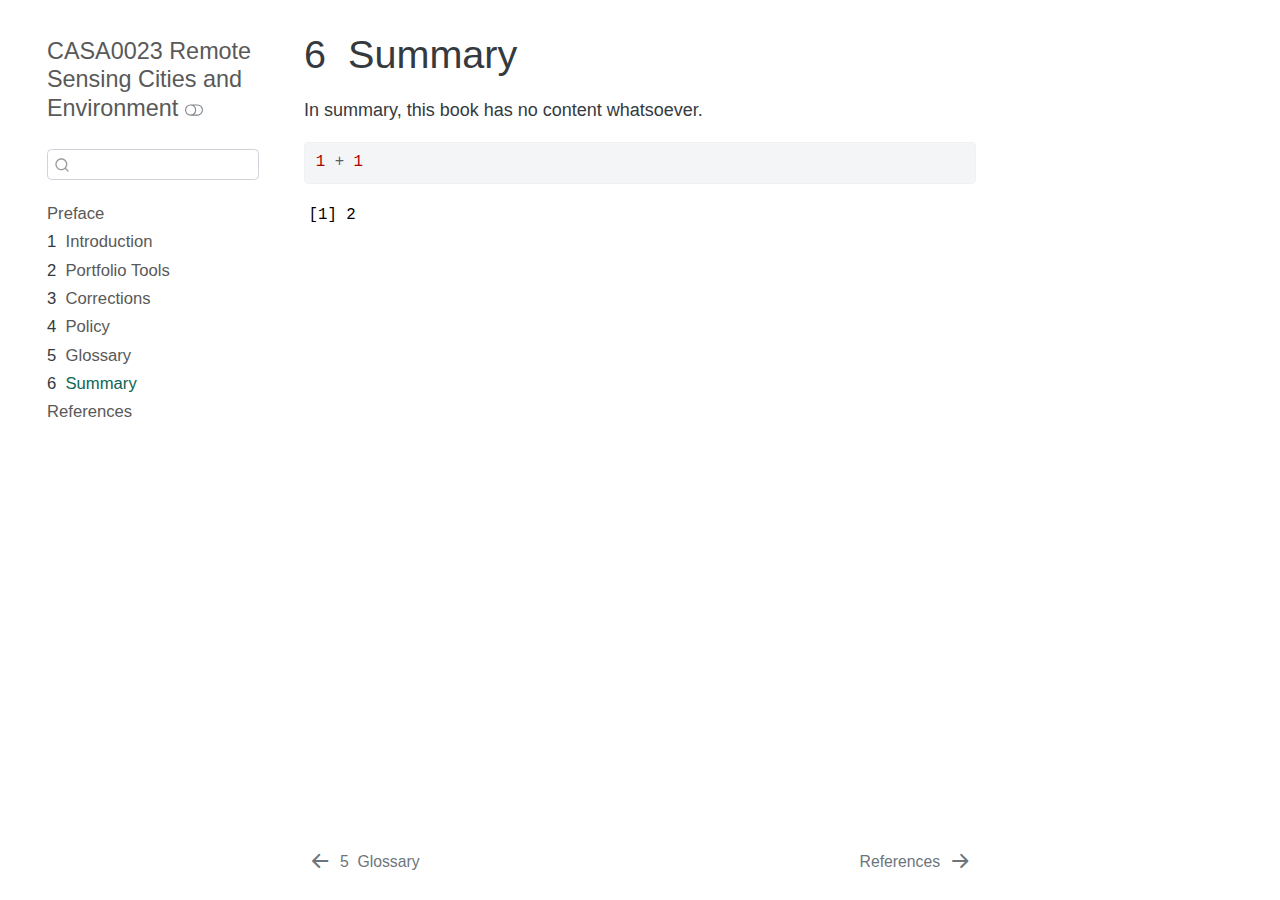
<file: docs/summary.html>
<!DOCTYPE html>
<html xmlns="http://www.w3.org/1999/xhtml" lang="en" xml:lang="en"><head>

<meta charset="utf-8">
<meta name="generator" content="quarto-1.1.251">

<meta name="viewport" content="width=device-width, initial-scale=1.0, user-scalable=yes">


<title>CASA0023 Remote Sensing Cities and Environment - 6&nbsp; Summary</title>
<style>
code{white-space: pre-wrap;}
span.smallcaps{font-variant: small-caps;}
div.columns{display: flex; gap: min(4vw, 1.5em);}
div.column{flex: auto; overflow-x: auto;}
div.hanging-indent{margin-left: 1.5em; text-indent: -1.5em;}
ul.task-list{list-style: none;}
ul.task-list li input[type="checkbox"] {
  width: 0.8em;
  margin: 0 0.8em 0.2em -1.6em;
  vertical-align: middle;
}
pre > code.sourceCode { white-space: pre; position: relative; }
pre > code.sourceCode > span { display: inline-block; line-height: 1.25; }
pre > code.sourceCode > span:empty { height: 1.2em; }
.sourceCode { overflow: visible; }
code.sourceCode > span { color: inherit; text-decoration: inherit; }
div.sourceCode { margin: 1em 0; }
pre.sourceCode { margin: 0; }
@media screen {
div.sourceCode { overflow: auto; }
}
@media print {
pre > code.sourceCode { white-space: pre-wrap; }
pre > code.sourceCode > span { text-indent: -5em; padding-left: 5em; }
}
pre.numberSource code
  { counter-reset: source-line 0; }
pre.numberSource code > span
  { position: relative; left: -4em; counter-increment: source-line; }
pre.numberSource code > span > a:first-child::before
  { content: counter(source-line);
    position: relative; left: -1em; text-align: right; vertical-align: baseline;
    border: none; display: inline-block;
    -webkit-touch-callout: none; -webkit-user-select: none;
    -khtml-user-select: none; -moz-user-select: none;
    -ms-user-select: none; user-select: none;
    padding: 0 4px; width: 4em;
    color: #aaaaaa;
  }
pre.numberSource { margin-left: 3em; border-left: 1px solid #aaaaaa;  padding-left: 4px; }
div.sourceCode
  {   }
@media screen {
pre > code.sourceCode > span > a:first-child::before { text-decoration: underline; }
}
code span.al { color: #ff0000; font-weight: bold; } /* Alert */
code span.an { color: #60a0b0; font-weight: bold; font-style: italic; } /* Annotation */
code span.at { color: #7d9029; } /* Attribute */
code span.bn { color: #40a070; } /* BaseN */
code span.bu { color: #008000; } /* BuiltIn */
code span.cf { color: #007020; font-weight: bold; } /* ControlFlow */
code span.ch { color: #4070a0; } /* Char */
code span.cn { color: #880000; } /* Constant */
code span.co { color: #60a0b0; font-style: italic; } /* Comment */
code span.cv { color: #60a0b0; font-weight: bold; font-style: italic; } /* CommentVar */
code span.do { color: #ba2121; font-style: italic; } /* Documentation */
code span.dt { color: #902000; } /* DataType */
code span.dv { color: #40a070; } /* DecVal */
code span.er { color: #ff0000; font-weight: bold; } /* Error */
code span.ex { } /* Extension */
code span.fl { color: #40a070; } /* Float */
code span.fu { color: #06287e; } /* Function */
code span.im { color: #008000; font-weight: bold; } /* Import */
code span.in { color: #60a0b0; font-weight: bold; font-style: italic; } /* Information */
code span.kw { color: #007020; font-weight: bold; } /* Keyword */
code span.op { color: #666666; } /* Operator */
code span.ot { color: #007020; } /* Other */
code span.pp { color: #bc7a00; } /* Preprocessor */
code span.sc { color: #4070a0; } /* SpecialChar */
code span.ss { color: #bb6688; } /* SpecialString */
code span.st { color: #4070a0; } /* String */
code span.va { color: #19177c; } /* Variable */
code span.vs { color: #4070a0; } /* VerbatimString */
code span.wa { color: #60a0b0; font-weight: bold; font-style: italic; } /* Warning */
</style>


<script src="site_libs/quarto-nav/quarto-nav.js"></script>
<script src="site_libs/quarto-nav/headroom.min.js"></script>
<script src="site_libs/clipboard/clipboard.min.js"></script>
<script src="site_libs/quarto-search/autocomplete.umd.js"></script>
<script src="site_libs/quarto-search/fuse.min.js"></script>
<script src="site_libs/quarto-search/quarto-search.js"></script>
<meta name="quarto:offset" content="./">
<link href="./references.html" rel="next">
<link href="./glossary.html" rel="prev">
<link href="./favicon-32x32.png" rel="icon" type="image/png">
<script src="site_libs/quarto-html/quarto.js"></script>
<script src="site_libs/quarto-html/popper.min.js"></script>
<script src="site_libs/quarto-html/tippy.umd.min.js"></script>
<script src="site_libs/quarto-html/anchor.min.js"></script>
<link href="site_libs/quarto-html/tippy.css" rel="stylesheet">
<link href="site_libs/quarto-html/quarto-syntax-highlighting.css" rel="stylesheet" class="quarto-color-scheme" id="quarto-text-highlighting-styles">
<link href="site_libs/quarto-html/quarto-syntax-highlighting-dark.css" rel="prefetch" class="quarto-color-scheme quarto-color-alternate" id="quarto-text-highlighting-styles">
<script src="site_libs/bootstrap/bootstrap.min.js"></script>
<link href="site_libs/bootstrap/bootstrap-icons.css" rel="stylesheet">
<link href="site_libs/bootstrap/bootstrap.min.css" rel="stylesheet" class="quarto-color-scheme" id="quarto-bootstrap" data-mode="light">
<link href="site_libs/bootstrap/bootstrap-dark.min.css" rel="prefetch" class="quarto-color-scheme quarto-color-alternate" id="quarto-bootstrap" data-mode="dark">
<script id="quarto-search-options" type="application/json">{
  "location": "sidebar",
  "copy-button": false,
  "collapse-after": 3,
  "panel-placement": "start",
  "type": "textbox",
  "limit": 20,
  "language": {
    "search-no-results-text": "No results",
    "search-matching-documents-text": "matching documents",
    "search-copy-link-title": "Copy link to search",
    "search-hide-matches-text": "Hide additional matches",
    "search-more-match-text": "more match in this document",
    "search-more-matches-text": "more matches in this document",
    "search-clear-button-title": "Clear",
    "search-detached-cancel-button-title": "Cancel",
    "search-submit-button-title": "Submit"
  }
}</script>


</head>

<body class="nav-sidebar floating">

<div id="quarto-search-results"></div>
  <header id="quarto-header" class="headroom fixed-top">
  <nav class="quarto-secondary-nav" data-bs-toggle="collapse" data-bs-target="#quarto-sidebar" aria-controls="quarto-sidebar" aria-expanded="false" aria-label="Toggle sidebar navigation" onclick="if (window.quartoToggleHeadroom) { window.quartoToggleHeadroom(); }">
    <div class="container-fluid d-flex justify-content-between">
      <h1 class="quarto-secondary-nav-title"><span class="chapter-number">6</span>&nbsp; <span class="chapter-title">Summary</span></h1>
      <button type="button" class="quarto-btn-toggle btn" aria-label="Show secondary navigation">
        <i class="bi bi-chevron-right"></i>
      </button>
    </div>
  </nav>
</header>
<!-- content -->
<div id="quarto-content" class="quarto-container page-columns page-rows-contents page-layout-article">
<!-- sidebar -->
  <nav id="quarto-sidebar" class="sidebar collapse sidebar-navigation floating overflow-auto">
    <div class="pt-lg-2 mt-2 text-left sidebar-header">
    <div class="sidebar-title mb-0 py-0">
      <a href="./">CASA0023 Remote Sensing Cities and Environment</a> 
        <div class="sidebar-tools-main">
  <a href="" class="quarto-color-scheme-toggle sidebar-tool" onclick="window.quartoToggleColorScheme(); return false;" title="Toggle dark mode"><i class="bi"></i></a>
</div>
    </div>
      </div>
      <div class="mt-2 flex-shrink-0 align-items-center">
        <div class="sidebar-search">
        <div id="quarto-search" class="" title="Search"></div>
        </div>
      </div>
    <div class="sidebar-menu-container"> 
    <ul class="list-unstyled mt-1">
        <li class="sidebar-item">
  <div class="sidebar-item-container"> 
  <a href="./index.html" class="sidebar-item-text sidebar-link">Preface</a>
  </div>
</li>
        <li class="sidebar-item">
  <div class="sidebar-item-container"> 
  <a href="./week1.html" class="sidebar-item-text sidebar-link"><span class="chapter-number">1</span>&nbsp; <span class="chapter-title">Introduction</span></a>
  </div>
</li>
        <li class="sidebar-item">
  <div class="sidebar-item-container"> 
  <a href="./week2.html" class="sidebar-item-text sidebar-link"><span class="chapter-number">2</span>&nbsp; <span class="chapter-title">Portfolio Tools</span></a>
  </div>
</li>
        <li class="sidebar-item">
  <div class="sidebar-item-container"> 
  <a href="./week3.html" class="sidebar-item-text sidebar-link"><span class="chapter-number">3</span>&nbsp; <span class="chapter-title">Corrections</span></a>
  </div>
</li>
        <li class="sidebar-item">
  <div class="sidebar-item-container"> 
  <a href="./week4.html" class="sidebar-item-text sidebar-link"><span class="chapter-number">4</span>&nbsp; <span class="chapter-title">Policy</span></a>
  </div>
</li>
        <li class="sidebar-item">
  <div class="sidebar-item-container"> 
  <a href="./glossary.html" class="sidebar-item-text sidebar-link"><span class="chapter-number">5</span>&nbsp; <span class="chapter-title">Glossary</span></a>
  </div>
</li>
        <li class="sidebar-item">
  <div class="sidebar-item-container"> 
  <a href="./summary.html" class="sidebar-item-text sidebar-link active"><span class="chapter-number">6</span>&nbsp; <span class="chapter-title">Summary</span></a>
  </div>
</li>
        <li class="sidebar-item">
  <div class="sidebar-item-container"> 
  <a href="./references.html" class="sidebar-item-text sidebar-link">References</a>
  </div>
</li>
    </ul>
    </div>
</nav>
<!-- margin-sidebar -->
    <div id="quarto-margin-sidebar" class="sidebar margin-sidebar">
        
    </div>
<!-- main -->
<main class="content" id="quarto-document-content">

<header id="title-block-header" class="quarto-title-block default">
<div class="quarto-title">
<h1 class="title d-none d-lg-block"><span class="chapter-number">6</span>&nbsp; <span class="chapter-title">Summary</span></h1>
</div>



<div class="quarto-title-meta">

    
    
  </div>
  

</header>

<p>In summary, this book has no content whatsoever.</p>
<div class="cell">
<div class="sourceCode cell-code" id="cb1"><pre class="sourceCode r code-with-copy"><code class="sourceCode r"><span id="cb1-1"><a href="#cb1-1" aria-hidden="true" tabindex="-1"></a><span class="dv">1</span> <span class="sc">+</span> <span class="dv">1</span></span></code><button title="Copy to Clipboard" class="code-copy-button"><i class="bi"></i></button></pre></div>
<div class="cell-output cell-output-stdout">
<pre><code>[1] 2</code></pre>
</div>
</div>



</main> <!-- /main -->
<script id="quarto-html-after-body" type="application/javascript">
window.document.addEventListener("DOMContentLoaded", function (event) {
  const toggleBodyColorMode = (bsSheetEl) => {
    const mode = bsSheetEl.getAttribute("data-mode");
    const bodyEl = window.document.querySelector("body");
    if (mode === "dark") {
      bodyEl.classList.add("quarto-dark");
      bodyEl.classList.remove("quarto-light");
    } else {
      bodyEl.classList.add("quarto-light");
      bodyEl.classList.remove("quarto-dark");
    }
  }
  const toggleBodyColorPrimary = () => {
    const bsSheetEl = window.document.querySelector("link#quarto-bootstrap");
    if (bsSheetEl) {
      toggleBodyColorMode(bsSheetEl);
    }
  }
  toggleBodyColorPrimary();  
  const disableStylesheet = (stylesheets) => {
    for (let i=0; i < stylesheets.length; i++) {
      const stylesheet = stylesheets[i];
      stylesheet.rel = 'prefetch';
    }
  }
  const enableStylesheet = (stylesheets) => {
    for (let i=0; i < stylesheets.length; i++) {
      const stylesheet = stylesheets[i];
      stylesheet.rel = 'stylesheet';
    }
  }
  const manageTransitions = (selector, allowTransitions) => {
    const els = window.document.querySelectorAll(selector);
    for (let i=0; i < els.length; i++) {
      const el = els[i];
      if (allowTransitions) {
        el.classList.remove('notransition');
      } else {
        el.classList.add('notransition');
      }
    }
  }
  const toggleColorMode = (alternate) => {
    // Switch the stylesheets
    const alternateStylesheets = window.document.querySelectorAll('link.quarto-color-scheme.quarto-color-alternate');
    manageTransitions('#quarto-margin-sidebar .nav-link', false);
    if (alternate) {
      enableStylesheet(alternateStylesheets);
      for (const sheetNode of alternateStylesheets) {
        if (sheetNode.id === "quarto-bootstrap") {
          toggleBodyColorMode(sheetNode);
        }
      }
    } else {
      disableStylesheet(alternateStylesheets);
      toggleBodyColorPrimary();
    }
    manageTransitions('#quarto-margin-sidebar .nav-link', true);
    // Switch the toggles
    const toggles = window.document.querySelectorAll('.quarto-color-scheme-toggle');
    for (let i=0; i < toggles.length; i++) {
      const toggle = toggles[i];
      if (toggle) {
        if (alternate) {
          toggle.classList.add("alternate");     
        } else {
          toggle.classList.remove("alternate");
        }
      }
    }
    // Hack to workaround the fact that safari doesn't
    // properly recolor the scrollbar when toggling (#1455)
    if (navigator.userAgent.indexOf('Safari') > 0 && navigator.userAgent.indexOf('Chrome') == -1) {
      manageTransitions("body", false);
      window.scrollTo(0, 1);
      setTimeout(() => {
        window.scrollTo(0, 0);
        manageTransitions("body", true);
      }, 40);  
    }
  }
  const isFileUrl = () => { 
    return window.location.protocol === 'file:';
  }
  const hasAlternateSentinel = () => {  
    let styleSentinel = getColorSchemeSentinel();
    if (styleSentinel !== null) {
      return styleSentinel === "alternate";
    } else {
      return false;
    }
  }
  const setStyleSentinel = (alternate) => {
    const value = alternate ? "alternate" : "default";
    if (!isFileUrl()) {
      window.localStorage.setItem("quarto-color-scheme", value);
    } else {
      localAlternateSentinel = value;
    }
  }
  const getColorSchemeSentinel = () => {
    if (!isFileUrl()) {
      const storageValue = window.localStorage.getItem("quarto-color-scheme");
      return storageValue != null ? storageValue : localAlternateSentinel;
    } else {
      return localAlternateSentinel;
    }
  }
  let localAlternateSentinel = 'default';
  // Dark / light mode switch
  window.quartoToggleColorScheme = () => {
    // Read the current dark / light value 
    let toAlternate = !hasAlternateSentinel();
    toggleColorMode(toAlternate);
    setStyleSentinel(toAlternate);
  };
  // Ensure there is a toggle, if there isn't float one in the top right
  if (window.document.querySelector('.quarto-color-scheme-toggle') === null) {
    const a = window.document.createElement('a');
    a.classList.add('top-right');
    a.classList.add('quarto-color-scheme-toggle');
    a.href = "";
    a.onclick = function() { try { window.quartoToggleColorScheme(); } catch {} return false; };
    const i = window.document.createElement("i");
    i.classList.add('bi');
    a.appendChild(i);
    window.document.body.appendChild(a);
  }
  // Switch to dark mode if need be
  if (hasAlternateSentinel()) {
    toggleColorMode(true);
  } 
  const icon = "";
  const anchorJS = new window.AnchorJS();
  anchorJS.options = {
    placement: 'right',
    icon: icon
  };
  anchorJS.add('.anchored');
  const clipboard = new window.ClipboardJS('.code-copy-button', {
    target: function(trigger) {
      return trigger.previousElementSibling;
    }
  });
  clipboard.on('success', function(e) {
    // button target
    const button = e.trigger;
    // don't keep focus
    button.blur();
    // flash "checked"
    button.classList.add('code-copy-button-checked');
    var currentTitle = button.getAttribute("title");
    button.setAttribute("title", "Copied!");
    setTimeout(function() {
      button.setAttribute("title", currentTitle);
      button.classList.remove('code-copy-button-checked');
    }, 1000);
    // clear code selection
    e.clearSelection();
  });
  function tippyHover(el, contentFn) {
    const config = {
      allowHTML: true,
      content: contentFn,
      maxWidth: 500,
      delay: 100,
      arrow: false,
      appendTo: function(el) {
          return el.parentElement;
      },
      interactive: true,
      interactiveBorder: 10,
      theme: 'quarto',
      placement: 'bottom-start'
    };
    window.tippy(el, config); 
  }
  const noterefs = window.document.querySelectorAll('a[role="doc-noteref"]');
  for (var i=0; i<noterefs.length; i++) {
    const ref = noterefs[i];
    tippyHover(ref, function() {
      // use id or data attribute instead here
      let href = ref.getAttribute('data-footnote-href') || ref.getAttribute('href');
      try { href = new URL(href).hash; } catch {}
      const id = href.replace(/^#\/?/, "");
      const note = window.document.getElementById(id);
      return note.innerHTML;
    });
  }
  var bibliorefs = window.document.querySelectorAll('a[role="doc-biblioref"]');
  for (var i=0; i<bibliorefs.length; i++) {
    const ref = bibliorefs[i];
    const cites = ref.parentNode.getAttribute('data-cites').split(' ');
    tippyHover(ref, function() {
      var popup = window.document.createElement('div');
      cites.forEach(function(cite) {
        var citeDiv = window.document.createElement('div');
        citeDiv.classList.add('hanging-indent');
        citeDiv.classList.add('csl-entry');
        var biblioDiv = window.document.getElementById('ref-' + cite);
        if (biblioDiv) {
          citeDiv.innerHTML = biblioDiv.innerHTML;
        }
        popup.appendChild(citeDiv);
      });
      return popup.innerHTML;
    });
  }
});
</script>
<nav class="page-navigation">
  <div class="nav-page nav-page-previous">
      <a href="./glossary.html" class="pagination-link">
        <i class="bi bi-arrow-left-short"></i> <span class="nav-page-text"><span class="chapter-number">5</span>&nbsp; <span class="chapter-title">Glossary</span></span>
      </a>          
  </div>
  <div class="nav-page nav-page-next">
      <a href="./references.html" class="pagination-link">
        <span class="nav-page-text">References</span> <i class="bi bi-arrow-right-short"></i>
      </a>
  </div>
</nav>
</div> <!-- /content -->



</body></html>
</file>
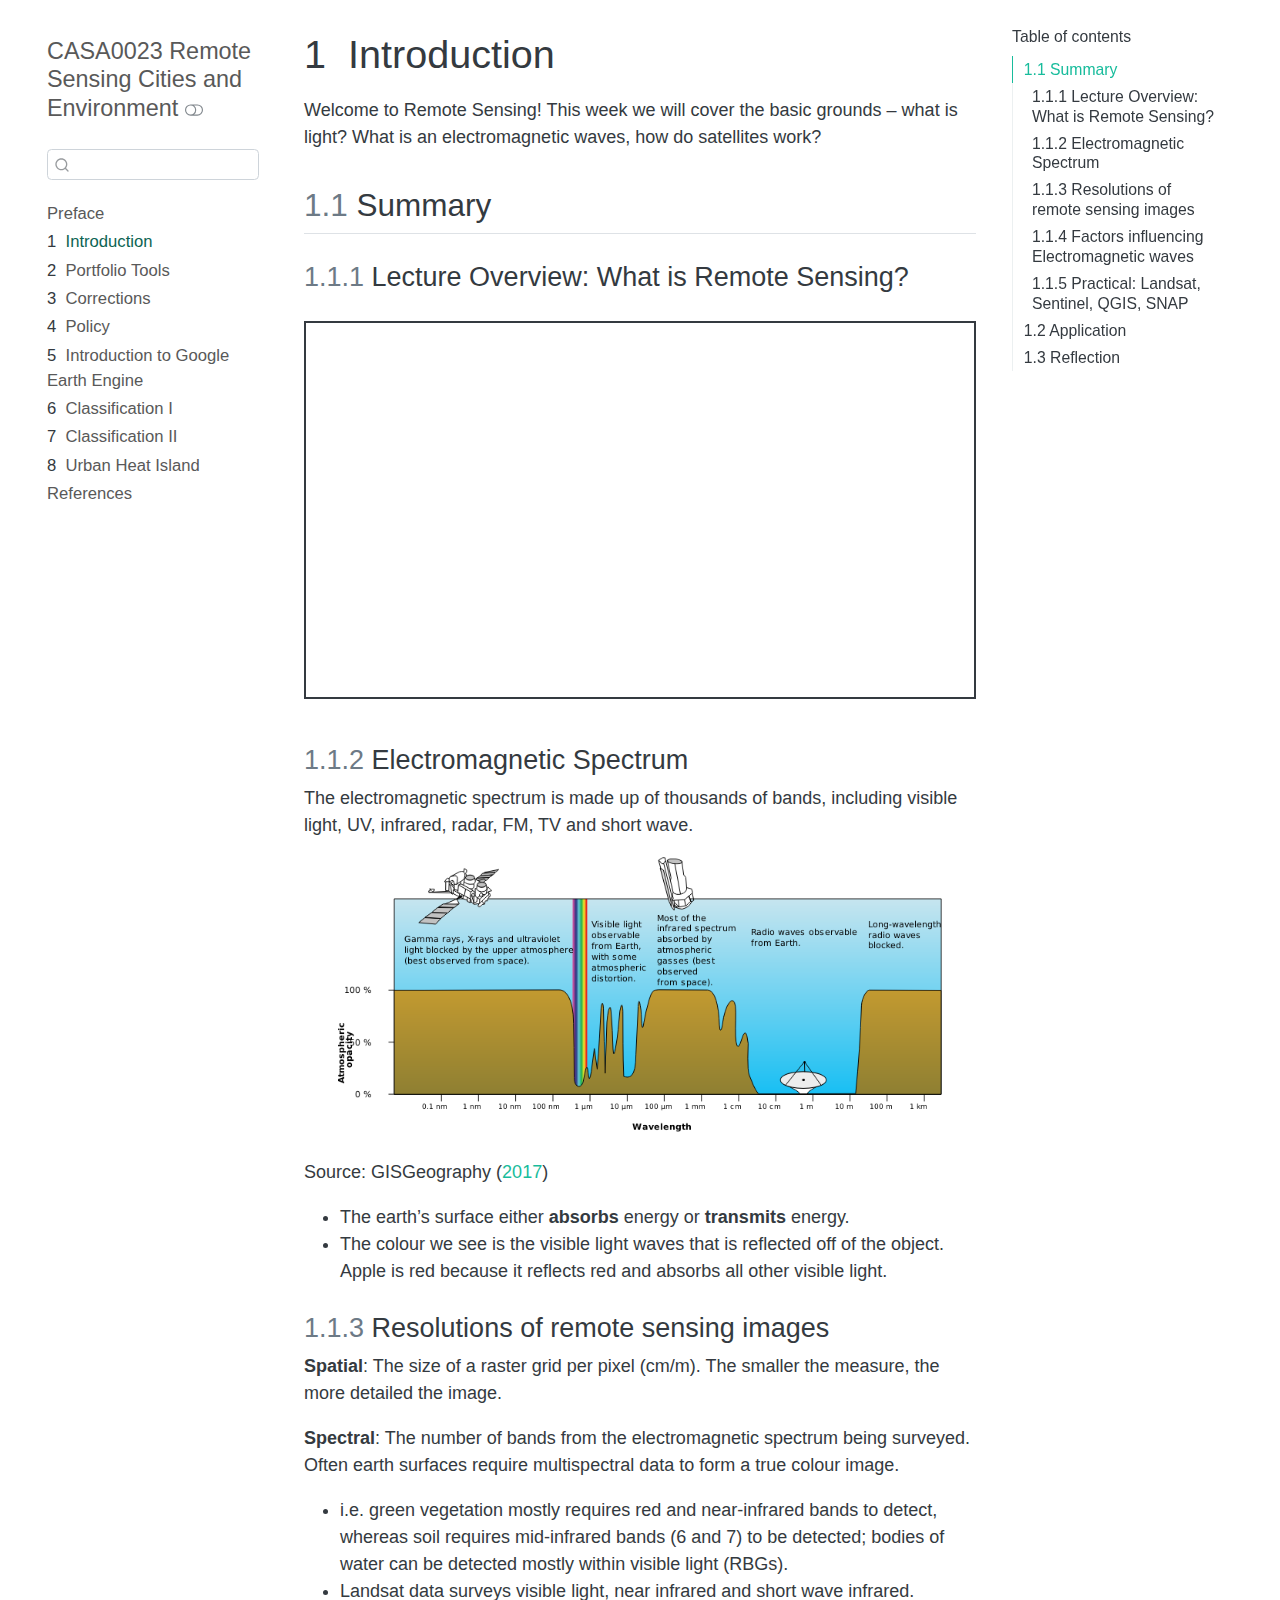
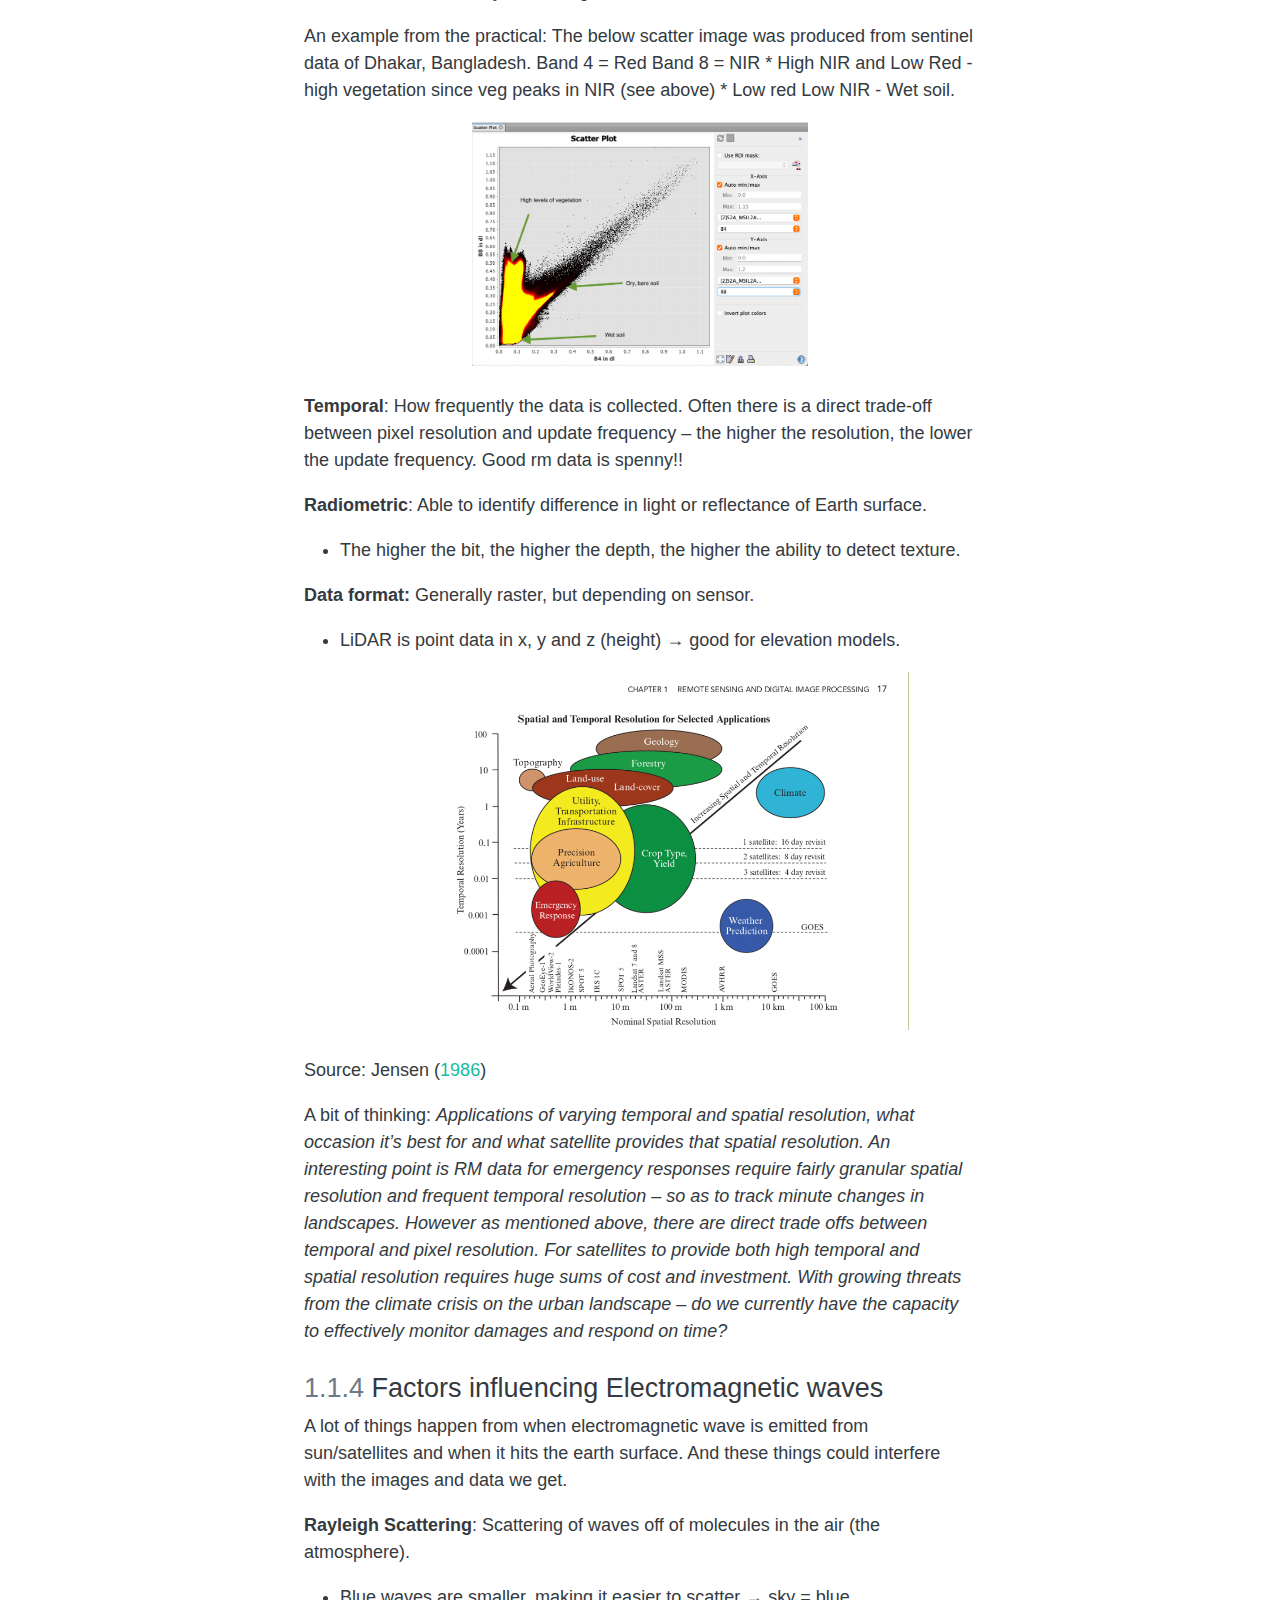
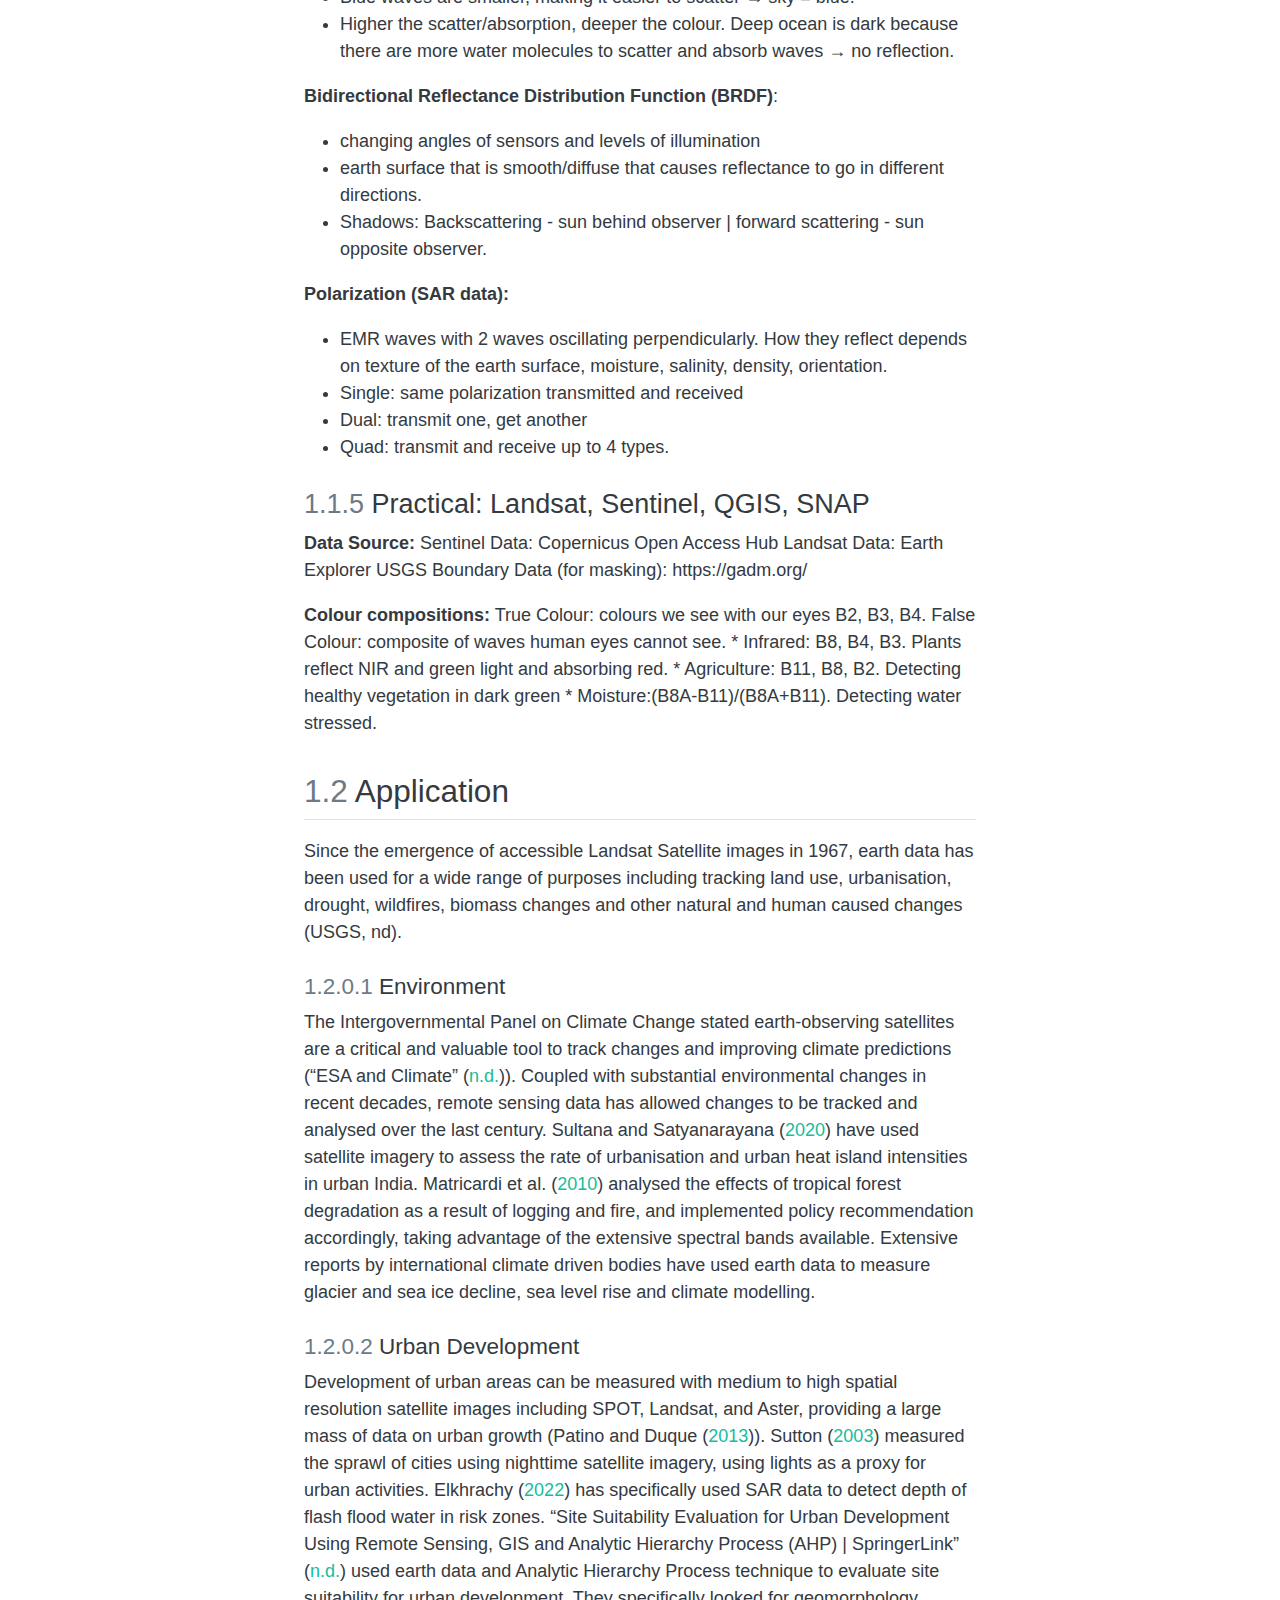
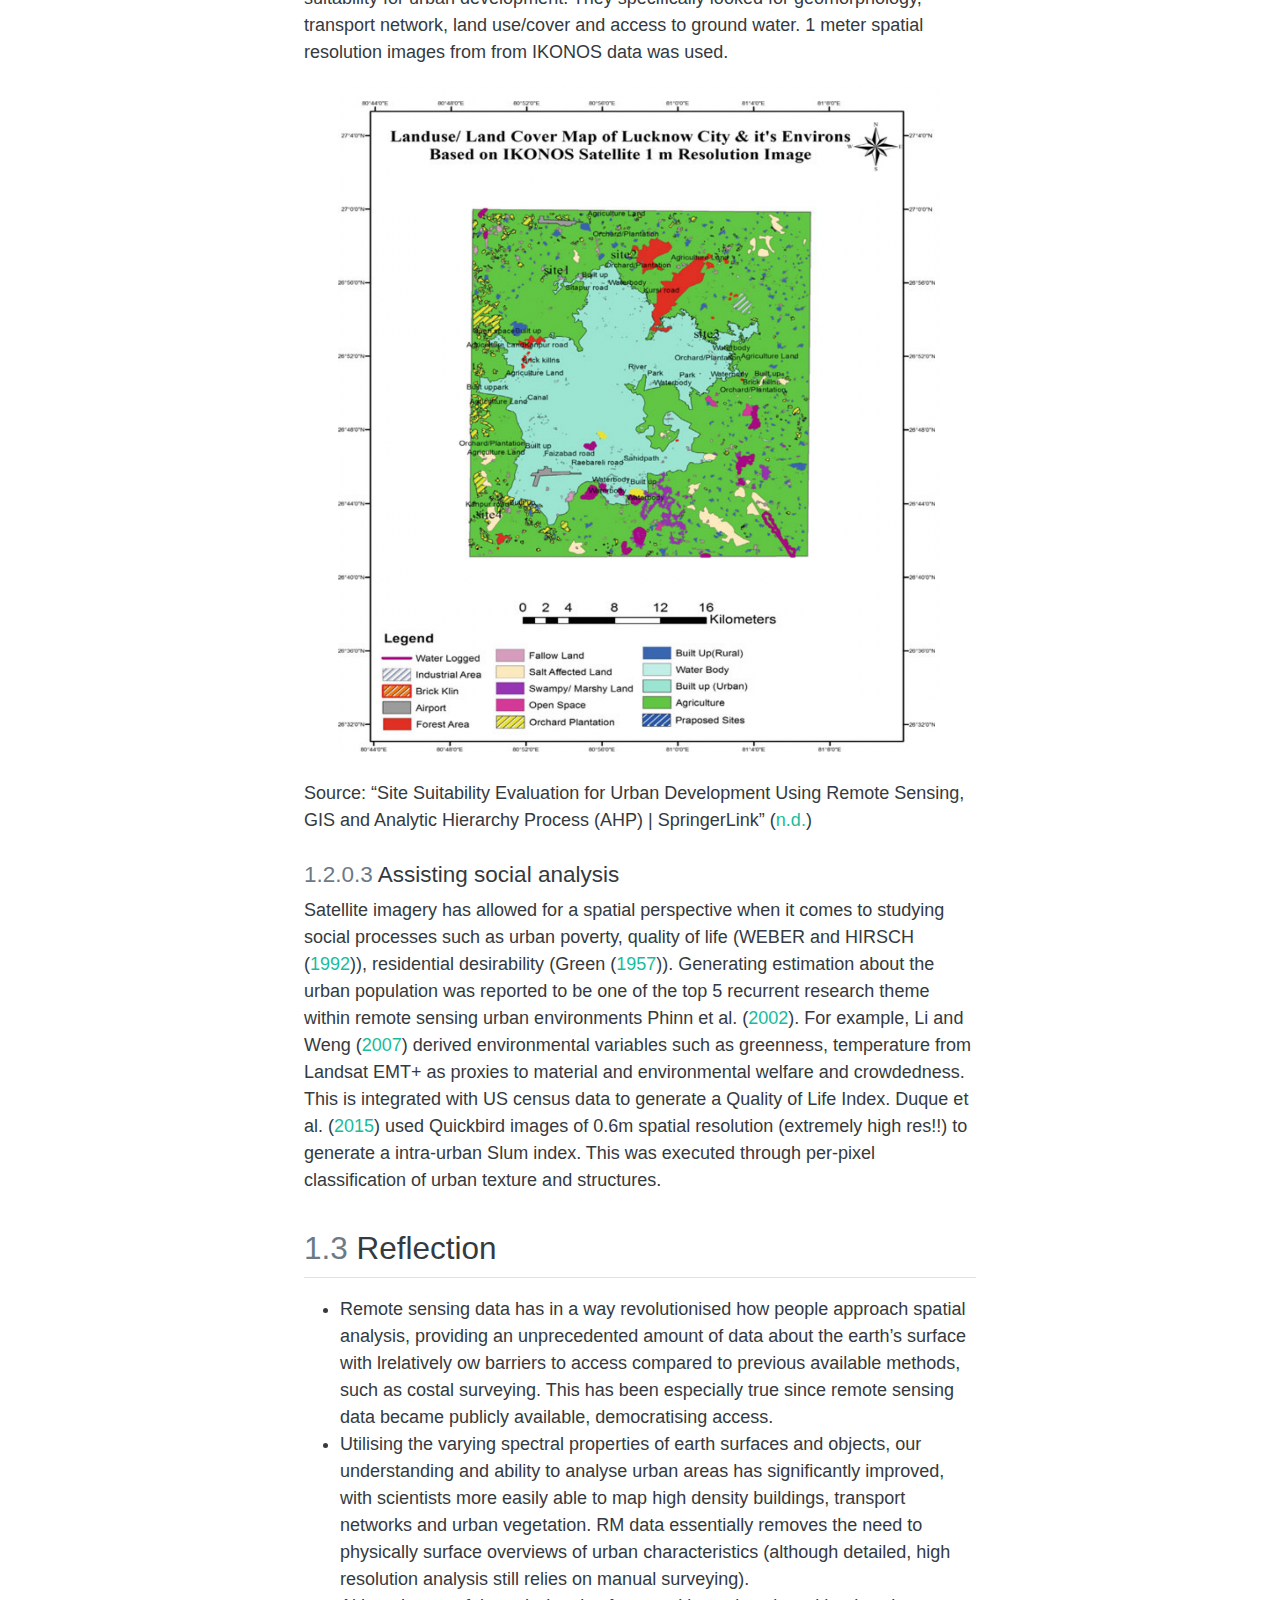
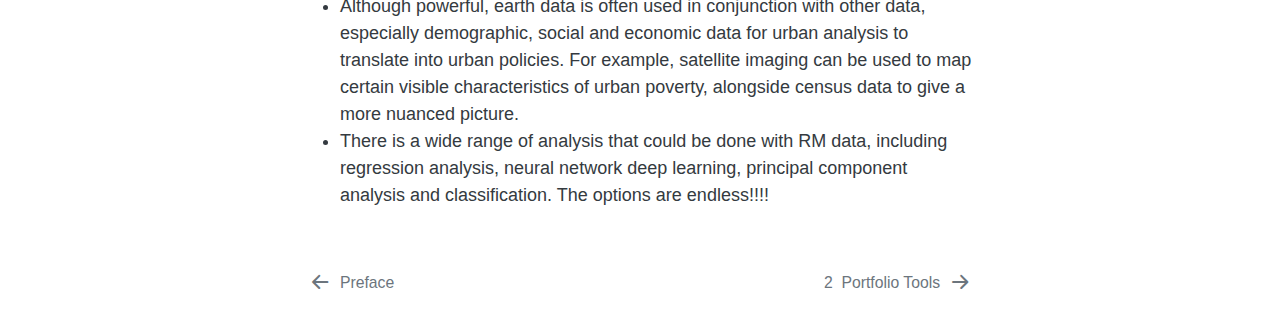
<file: docs/week1.html>
<!DOCTYPE html>
<html xmlns="http://www.w3.org/1999/xhtml" lang="en" xml:lang="en"><head>

<meta charset="utf-8">
<meta name="generator" content="quarto-1.1.251">

<meta name="viewport" content="width=device-width, initial-scale=1.0, user-scalable=yes">


<title>CASA0023 Remote Sensing Cities and Environment - 1&nbsp; Introduction</title>
<style>
code{white-space: pre-wrap;}
span.smallcaps{font-variant: small-caps;}
div.columns{display: flex; gap: min(4vw, 1.5em);}
div.column{flex: auto; overflow-x: auto;}
div.hanging-indent{margin-left: 1.5em; text-indent: -1.5em;}
ul.task-list{list-style: none;}
ul.task-list li input[type="checkbox"] {
  width: 0.8em;
  margin: 0 0.8em 0.2em -1.6em;
  vertical-align: middle;
}
div.csl-bib-body { }
div.csl-entry {
  clear: both;
}
.hanging div.csl-entry {
  margin-left:2em;
  text-indent:-2em;
}
div.csl-left-margin {
  min-width:2em;
  float:left;
}
div.csl-right-inline {
  margin-left:2em;
  padding-left:1em;
}
div.csl-indent {
  margin-left: 2em;
}
</style>


<script src="site_libs/quarto-nav/quarto-nav.js"></script>
<script src="site_libs/quarto-nav/headroom.min.js"></script>
<script src="site_libs/clipboard/clipboard.min.js"></script>
<script src="site_libs/quarto-search/autocomplete.umd.js"></script>
<script src="site_libs/quarto-search/fuse.min.js"></script>
<script src="site_libs/quarto-search/quarto-search.js"></script>
<meta name="quarto:offset" content="./">
<link href="./week2.html" rel="next">
<link href="./index.html" rel="prev">
<link href="./favicon-32x32.png" rel="icon" type="image/png">
<script src="site_libs/quarto-html/quarto.js"></script>
<script src="site_libs/quarto-html/popper.min.js"></script>
<script src="site_libs/quarto-html/tippy.umd.min.js"></script>
<script src="site_libs/quarto-html/anchor.min.js"></script>
<link href="site_libs/quarto-html/tippy.css" rel="stylesheet">
<link href="site_libs/quarto-html/quarto-syntax-highlighting.css" rel="stylesheet" class="quarto-color-scheme" id="quarto-text-highlighting-styles">
<link href="site_libs/quarto-html/quarto-syntax-highlighting-dark.css" rel="prefetch" class="quarto-color-scheme quarto-color-alternate" id="quarto-text-highlighting-styles">
<script src="site_libs/bootstrap/bootstrap.min.js"></script>
<link href="site_libs/bootstrap/bootstrap-icons.css" rel="stylesheet">
<link href="site_libs/bootstrap/bootstrap.min.css" rel="stylesheet" class="quarto-color-scheme" id="quarto-bootstrap" data-mode="light">
<link href="site_libs/bootstrap/bootstrap-dark.min.css" rel="prefetch" class="quarto-color-scheme quarto-color-alternate" id="quarto-bootstrap" data-mode="dark">
<script id="quarto-search-options" type="application/json">{
  "location": "sidebar",
  "copy-button": false,
  "collapse-after": 3,
  "panel-placement": "start",
  "type": "textbox",
  "limit": 20,
  "language": {
    "search-no-results-text": "No results",
    "search-matching-documents-text": "matching documents",
    "search-copy-link-title": "Copy link to search",
    "search-hide-matches-text": "Hide additional matches",
    "search-more-match-text": "more match in this document",
    "search-more-matches-text": "more matches in this document",
    "search-clear-button-title": "Clear",
    "search-detached-cancel-button-title": "Cancel",
    "search-submit-button-title": "Submit"
  }
}</script>
<script src="site_libs/fitvids-2.1.1/fitvids.min.js"></script>


</head>

<body class="nav-sidebar floating">

<div id="quarto-search-results"></div>
  <header id="quarto-header" class="headroom fixed-top">
  <nav class="quarto-secondary-nav" data-bs-toggle="collapse" data-bs-target="#quarto-sidebar" aria-controls="quarto-sidebar" aria-expanded="false" aria-label="Toggle sidebar navigation" onclick="if (window.quartoToggleHeadroom) { window.quartoToggleHeadroom(); }">
    <div class="container-fluid d-flex justify-content-between">
      <h1 class="quarto-secondary-nav-title"><span class="chapter-number">1</span>&nbsp; <span class="chapter-title">Introduction</span></h1>
      <button type="button" class="quarto-btn-toggle btn" aria-label="Show secondary navigation">
        <i class="bi bi-chevron-right"></i>
      </button>
    </div>
  </nav>
</header>
<!-- content -->
<div id="quarto-content" class="quarto-container page-columns page-rows-contents page-layout-article">
<!-- sidebar -->
  <nav id="quarto-sidebar" class="sidebar collapse sidebar-navigation floating overflow-auto">
    <div class="pt-lg-2 mt-2 text-left sidebar-header">
    <div class="sidebar-title mb-0 py-0">
      <a href="./">CASA0023 Remote Sensing Cities and Environment</a> 
        <div class="sidebar-tools-main">
  <a href="" class="quarto-color-scheme-toggle sidebar-tool" onclick="window.quartoToggleColorScheme(); return false;" title="Toggle dark mode"><i class="bi"></i></a>
</div>
    </div>
      </div>
      <div class="mt-2 flex-shrink-0 align-items-center">
        <div class="sidebar-search">
        <div id="quarto-search" class="" title="Search"></div>
        </div>
      </div>
    <div class="sidebar-menu-container"> 
    <ul class="list-unstyled mt-1">
        <li class="sidebar-item">
  <div class="sidebar-item-container"> 
  <a href="./index.html" class="sidebar-item-text sidebar-link">Preface</a>
  </div>
</li>
        <li class="sidebar-item">
  <div class="sidebar-item-container"> 
  <a href="./week1.html" class="sidebar-item-text sidebar-link active"><span class="chapter-number">1</span>&nbsp; <span class="chapter-title">Introduction</span></a>
  </div>
</li>
        <li class="sidebar-item">
  <div class="sidebar-item-container"> 
  <a href="./week2.html" class="sidebar-item-text sidebar-link"><span class="chapter-number">2</span>&nbsp; <span class="chapter-title">Portfolio Tools</span></a>
  </div>
</li>
        <li class="sidebar-item">
  <div class="sidebar-item-container"> 
  <a href="./week3.html" class="sidebar-item-text sidebar-link"><span class="chapter-number">3</span>&nbsp; <span class="chapter-title">Corrections</span></a>
  </div>
</li>
        <li class="sidebar-item">
  <div class="sidebar-item-container"> 
  <a href="./week4.html" class="sidebar-item-text sidebar-link"><span class="chapter-number">4</span>&nbsp; <span class="chapter-title">Policy</span></a>
  </div>
</li>
        <li class="sidebar-item">
  <div class="sidebar-item-container"> 
  <a href="./week5.html" class="sidebar-item-text sidebar-link"><span class="chapter-number">5</span>&nbsp; <span class="chapter-title">Introduction to Google Earth Engine</span></a>
  </div>
</li>
        <li class="sidebar-item">
  <div class="sidebar-item-container"> 
  <a href="./week6.html" class="sidebar-item-text sidebar-link"><span class="chapter-number">6</span>&nbsp; <span class="chapter-title">Classification I</span></a>
  </div>
</li>
        <li class="sidebar-item">
  <div class="sidebar-item-container"> 
  <a href="./week7.html" class="sidebar-item-text sidebar-link"><span class="chapter-number">7</span>&nbsp; <span class="chapter-title">Classification II</span></a>
  </div>
</li>
        <li class="sidebar-item">
  <div class="sidebar-item-container"> 
  <a href="./week8.html" class="sidebar-item-text sidebar-link"><span class="chapter-number">8</span>&nbsp; <span class="chapter-title">Urban Heat Island</span></a>
  </div>
</li>
        <li class="sidebar-item">
  <div class="sidebar-item-container"> 
  <a href="./references.html" class="sidebar-item-text sidebar-link">References</a>
  </div>
</li>
    </ul>
    </div>
</nav>
<!-- margin-sidebar -->
    <div id="quarto-margin-sidebar" class="sidebar margin-sidebar">
        <nav id="TOC" role="doc-toc" class="toc-active">
    <h2 id="toc-title">Table of contents</h2>
   
  <ul>
  <li><a href="#summary" id="toc-summary" class="nav-link active" data-scroll-target="#summary"><span class="toc-section-number">1.1</span>  Summary</a>
  <ul class="collapse">
  <li><a href="#lecture-overview-what-is-remote-sensing" id="toc-lecture-overview-what-is-remote-sensing" class="nav-link" data-scroll-target="#lecture-overview-what-is-remote-sensing"><span class="toc-section-number">1.1.1</span>  Lecture Overview: What is Remote Sensing?</a></li>
  <li><a href="#electromagnetic-spectrum" id="toc-electromagnetic-spectrum" class="nav-link" data-scroll-target="#electromagnetic-spectrum"><span class="toc-section-number">1.1.2</span>  Electromagnetic Spectrum</a></li>
  <li><a href="#resolutions-of-remote-sensing-images" id="toc-resolutions-of-remote-sensing-images" class="nav-link" data-scroll-target="#resolutions-of-remote-sensing-images"><span class="toc-section-number">1.1.3</span>  Resolutions of remote sensing images</a></li>
  <li><a href="#factors-influencing-electromagnetic-waves" id="toc-factors-influencing-electromagnetic-waves" class="nav-link" data-scroll-target="#factors-influencing-electromagnetic-waves"><span class="toc-section-number">1.1.4</span>  Factors influencing Electromagnetic waves</a></li>
  <li><a href="#practical-landsat-sentinel-qgis-snap" id="toc-practical-landsat-sentinel-qgis-snap" class="nav-link" data-scroll-target="#practical-landsat-sentinel-qgis-snap"><span class="toc-section-number">1.1.5</span>  Practical: Landsat, Sentinel, QGIS, SNAP</a></li>
  </ul></li>
  <li><a href="#application" id="toc-application" class="nav-link" data-scroll-target="#application"><span class="toc-section-number">1.2</span>  Application</a></li>
  <li><a href="#reflection" id="toc-reflection" class="nav-link" data-scroll-target="#reflection"><span class="toc-section-number">1.3</span>  Reflection</a></li>
  </ul>
</nav>
    </div>
<!-- main -->
<main class="content" id="quarto-document-content">

<header id="title-block-header" class="quarto-title-block default">
<div class="quarto-title">
<h1 class="title d-none d-lg-block"><span class="chapter-number">1</span>&nbsp; <span class="chapter-title">Introduction</span></h1>
</div>



<div class="quarto-title-meta">

    
    
  </div>
  

</header>

<p>Welcome to Remote Sensing! This week we will cover the basic grounds – what is light? What is an electromagnetic waves, how do satellites work?</p>
<section id="summary" class="level2" data-number="1.1">
<h2 data-number="1.1" class="anchored" data-anchor-id="summary"><span class="header-section-number">1.1</span> Summary</h2>
<section id="lecture-overview-what-is-remote-sensing" class="level3" data-number="1.1.1">
<h3 data-number="1.1.1" class="anchored" data-anchor-id="lecture-overview-what-is-remote-sensing"><span class="header-section-number">1.1.1</span> Lecture Overview: What is Remote Sensing?</h3>
<div class="cell">
<div class="cell-output-display">
<div class="shareagain" style="min-width:300px;margin:1em auto;" data-exeternal="1">
<iframe src="https://miro.com/app/board/uXjVPuJYqY0=/?share_link_id=663563464417" width="1600" height="900" style="border:2px solid currentColor;" loading="lazy" allowfullscreen=""></iframe>
<script>fitvids('.shareagain', {players: 'iframe'});</script>
</div>
</div>
</div>
</section>
<section id="electromagnetic-spectrum" class="level3" data-number="1.1.2">
<h3 data-number="1.1.2" class="anchored" data-anchor-id="electromagnetic-spectrum"><span class="header-section-number">1.1.2</span> Electromagnetic Spectrum</h3>
<p>The electromagnetic spectrum is made up of thousands of bands, including visible light, UV, infrared, radar, FM, TV and short wave.</p>
<div class="cell" data-layout-align="center">
<div class="cell-output-display">
<div class="quarto-figure quarto-figure-center">
<figure class="figure">
<p><img src="img/Atmospheric-Electromagnetic-Opacity.png" class="img-fluid figure-img" style="width:90.0%"></p>
</figure>
</div>
</div>
</div>
<p>Source: <span class="citation" data-cites="gisgeography2017">GISGeography (<a href="references.html#ref-gisgeography2017" role="doc-biblioref">2017</a>)</span></p>
<ul>
<li>The earth’s surface either <strong>absorbs</strong> energy or <strong>transmits</strong> energy.</li>
<li>The colour we see is the visible light waves that is reflected off of the object. Apple is red because it reflects red and absorbs all other visible light.</li>
</ul>
</section>
<section id="resolutions-of-remote-sensing-images" class="level3" data-number="1.1.3">
<h3 data-number="1.1.3" class="anchored" data-anchor-id="resolutions-of-remote-sensing-images"><span class="header-section-number">1.1.3</span> Resolutions of remote sensing images</h3>
<p><strong>Spatial</strong>: The size of a raster grid per pixel (cm/m). The smaller the measure, the more detailed the image.</p>
<p><strong>Spectral</strong>: The number of bands from the electromagnetic spectrum being surveyed. Often earth surfaces require multispectral data to form a true colour image.</p>
<ul>
<li>i.e.&nbsp;green vegetation mostly requires red and near-infrared bands to detect, whereas soil requires mid-infrared bands (6 and 7) to be detected; bodies of water can be detected mostly within visible light (RBGs).</li>
<li>Landsat data surveys visible light, near infrared and short wave infrared.</li>
</ul>
<p>An example from the practical: The below scatter image was produced from sentinel data of Dhakar, Bangladesh. Band 4 = Red Band 8 = NIR * High NIR and Low Red - high vegetation since veg peaks in NIR (see above) * Low red Low NIR - Wet soil.</p>
<div class="cell" data-layout-align="center">
<div class="cell-output-display">
<div class="quarto-figure quarto-figure-center">
<figure class="figure">
<p><img src="img/scatter_bangladesh.png" class="img-fluid figure-img" style="width:50.0%"></p>
</figure>
</div>
</div>
</div>
<p><strong>Temporal</strong>: How frequently the data is collected. Often there is a direct trade-off between pixel resolution and update frequency – the higher the resolution, the lower the update frequency. Good rm data is spenny!!</p>
<p><strong>Radiometric</strong>: Able to identify difference in light or reflectance of Earth surface.</p>
<ul>
<li>The higher the bit, the higher the depth, the higher the ability to detect texture.</li>
</ul>
<p><strong>Data format:</strong> Generally raster, but depending on sensor.</p>
<ul>
<li>LiDAR is point data in x, y and z (height) → good for elevation models.</li>
</ul>
<div class="cell" data-layout-align="center">
<div class="cell-output-display">
<div class="quarto-figure quarto-figure-center">
<figure class="figure">
<p><img src="img/w1app.png" class="img-fluid figure-img" style="width:80.0%"></p>
</figure>
</div>
</div>
</div>
<p>Source: <span class="citation" data-cites="jensen1986">Jensen (<a href="references.html#ref-jensen1986" role="doc-biblioref">1986</a>)</span></p>
<p>A bit of thinking: <em>Applications of varying temporal and spatial resolution, what occasion it’s best for and what satellite provides that spatial resolution. An interesting point is RM data for emergency responses require fairly granular spatial resolution and frequent temporal resolution – so as to track minute changes in landscapes. However as mentioned above, there are direct trade offs between temporal and pixel resolution. For satellites to provide both high temporal and spatial resolution requires huge sums of cost and investment. With growing threats from the climate crisis on the urban landscape – do we currently have the capacity to effectively monitor damages and respond on time?</em></p>
</section>
<section id="factors-influencing-electromagnetic-waves" class="level3" data-number="1.1.4">
<h3 data-number="1.1.4" class="anchored" data-anchor-id="factors-influencing-electromagnetic-waves"><span class="header-section-number">1.1.4</span> Factors influencing Electromagnetic waves</h3>
<p>A lot of things happen from when electromagnetic wave is emitted from sun/satellites and when it hits the earth surface. And these things could interfere with the images and data we get.</p>
<p><strong>Rayleigh Scattering</strong>: Scattering of waves off of molecules in the air (the atmosphere).</p>
<ul>
<li>Blue waves are smaller, making it easier to scatter → sky = blue.</li>
<li>Higher the scatter/absorption, deeper the colour. Deep ocean is dark because there are more water molecules to scatter and absorb waves → no reflection.</li>
</ul>
<p><strong>Bidirectional Reflectance Distribution Function (BRDF)</strong>:</p>
<ul>
<li>changing angles of sensors and levels of illumination</li>
<li>earth surface that is smooth/diffuse that causes reflectance to go in different directions.</li>
<li>Shadows: Backscattering - sun behind observer | forward scattering - sun opposite observer.</li>
</ul>
<p><strong>Polarization (SAR data):</strong></p>
<ul>
<li>EMR waves with 2 waves oscillating perpendicularly. How they reflect depends on texture of the earth surface, moisture, salinity, density, orientation.</li>
<li>Single: same polarization transmitted and received</li>
<li>Dual: transmit one, get another</li>
<li>Quad: transmit and receive up to 4 types.</li>
</ul>
</section>
<section id="practical-landsat-sentinel-qgis-snap" class="level3" data-number="1.1.5">
<h3 data-number="1.1.5" class="anchored" data-anchor-id="practical-landsat-sentinel-qgis-snap"><span class="header-section-number">1.1.5</span> Practical: Landsat, Sentinel, QGIS, SNAP</h3>
<p><strong>Data Source:</strong> Sentinel Data: Copernicus Open Access Hub Landsat Data: Earth Explorer USGS Boundary Data (for masking): https://gadm.org/</p>
<p><strong>Colour compositions:</strong> True Colour: colours we see with our eyes B2, B3, B4. False Colour: composite of waves human eyes cannot see. * Infrared: B8, B4, B3. Plants reflect NIR and green light and absorbing red. * Agriculture: B11, B8, B2. Detecting healthy vegetation in dark green * Moisture:(B8A-B11)/(B8A+B11). Detecting water stressed.</p>
</section>
</section>
<section id="application" class="level2" data-number="1.2">
<h2 data-number="1.2" class="anchored" data-anchor-id="application"><span class="header-section-number">1.2</span> Application</h2>
<p>Since the emergence of accessible Landsat Satellite images in 1967, earth data has been used for a wide range of purposes including tracking land use, urbanisation, drought, wildfires, biomass changes and other natural and human caused changes (USGS, nd).</p>
<section id="environment" class="level4" data-number="1.2.0.1">
<h4 data-number="1.2.0.1" class="anchored" data-anchor-id="environment"><span class="header-section-number">1.2.0.1</span> Environment</h4>
<p>The Intergovernmental Panel on Climate Change stated earth-observing satellites are a critical and valuable tool to track changes and improving climate predictions (<span class="citation" data-cites="ESAClimate"><span>“<span>ESA</span> and Climate”</span> (<a href="references.html#ref-ESAClimate" role="doc-biblioref">n.d.</a>)</span>). Coupled with substantial environmental changes in recent decades, remote sensing data has allowed changes to be tracked and analysed over the last century. <span class="citation" data-cites="sultanaAssessmentUrbanisationUrban2020a">Sultana and Satyanarayana (<a href="references.html#ref-sultanaAssessmentUrbanisationUrban2020a" role="doc-biblioref">2020</a>)</span> have used satellite imagery to assess the rate of urbanisation and urban heat island intensities in urban India. <span class="citation" data-cites="matricardiAssessmentTropicalForest2010a">Matricardi et al. (<a href="references.html#ref-matricardiAssessmentTropicalForest2010a" role="doc-biblioref">2010</a>)</span> analysed the effects of tropical forest degradation as a result of logging and fire, and implemented policy recommendation accordingly, taking advantage of the extensive spectral bands available. Extensive reports by international climate driven bodies have used earth data to measure glacier and sea ice decline, sea level rise and climate modelling.</p>
</section>
<section id="urban-development" class="level4" data-number="1.2.0.2">
<h4 data-number="1.2.0.2" class="anchored" data-anchor-id="urban-development"><span class="header-section-number">1.2.0.2</span> Urban Development</h4>
<p>Development of urban areas can be measured with medium to high spatial resolution satellite images including SPOT, Landsat, and Aster, providing a large mass of data on urban growth (<span class="citation" data-cites="patinoReviewRegionalScience2013c">Patino and Duque (<a href="references.html#ref-patinoReviewRegionalScience2013c" role="doc-biblioref">2013</a>)</span>). <span class="citation" data-cites="suttonScaleadjustedMeasureUrban2003a">Sutton (<a href="references.html#ref-suttonScaleadjustedMeasureUrban2003a" role="doc-biblioref">2003</a>)</span> measured the sprawl of cities using nighttime satellite imagery, using lights as a proxy for urban activities. <span class="citation" data-cites="elkhrachyFlashFloodWater2022a">Elkhrachy (<a href="references.html#ref-elkhrachyFlashFloodWater2022a" role="doc-biblioref">2022</a>)</span> has specifically used SAR data to detect depth of flash flood water in risk zones. <span class="citation" data-cites="SiteSuitabilityEvaluation"><span>“Site <span>Suitability Evaluation</span> for <span>Urban Development Using Remote Sensing</span>, <span>GIS</span> and <span>Analytic Hierarchy Process</span> (<span>AHP</span>) | <span>SpringerLink</span>”</span> (<a href="references.html#ref-SiteSuitabilityEvaluation" role="doc-biblioref">n.d.</a>)</span> used earth data and Analytic Hierarchy Process technique to evaluate site suitability for urban development. They specifically looked for geomorphology, transport network, land use/cover and access to ground water. 1 meter spatial resolution images from from IKONOS data was used.</p>
<div class="cell" data-layout-align="center">
<div class="cell-output-display">
<div class="quarto-figure quarto-figure-center">
<figure class="figure">
<p><img src="img/wk1_urban_dev.png" class="img-fluid figure-img" style="width:90.0%"></p>
</figure>
</div>
</div>
</div>
<p>Source: <span class="citation" data-cites="sitesui"><span>“Site Suitability Evaluation for Urban Development Using Remote Sensing, GIS and Analytic Hierarchy Process (AHP) | SpringerLink”</span> (<a href="references.html#ref-sitesui" role="doc-biblioref">n.d.</a>)</span></p>
</section>
<section id="assisting-social-analysis" class="level4" data-number="1.2.0.3">
<h4 data-number="1.2.0.3" class="anchored" data-anchor-id="assisting-social-analysis"><span class="header-section-number">1.2.0.3</span> Assisting social analysis</h4>
<p>Satellite imagery has allowed for a spatial perspective when it comes to studying social processes such as urban poverty, quality of life (<span class="citation" data-cites="weberUrbanMeasurementsSPOT1992">WEBER and HIRSCH (<a href="references.html#ref-weberUrbanMeasurementsSPOT1992" role="doc-biblioref">1992</a>)</span>), residential desirability (<span class="citation" data-cites="greennormanAerialPhotographicInterpretation1957">Green (<a href="references.html#ref-greennormanAerialPhotographicInterpretation1957" role="doc-biblioref">1957</a>)</span>). Generating estimation about the urban population was reported to be one of the top 5 recurrent research theme within remote sensing urban environments <span class="citation" data-cites="phinnMonitoringCompositionUrban2002">Phinn et al. (<a href="references.html#ref-phinnMonitoringCompositionUrban2002" role="doc-biblioref">2002</a>)</span>. For example, <span class="citation" data-cites="liMeasuringQualityLife2007a">Li and Weng (<a href="references.html#ref-liMeasuringQualityLife2007a" role="doc-biblioref">2007</a>)</span> derived environmental variables such as greenness, temperature from Landsat EMT+ as proxies to material and environmental welfare and crowdedness. This is integrated with US census data to generate a Quality of Life Index. <span class="citation" data-cites="duqueMeasuringIntraurbanPoverty2015a">Duque et al. (<a href="references.html#ref-duqueMeasuringIntraurbanPoverty2015a" role="doc-biblioref">2015</a>)</span> used Quickbird images of 0.6m spatial resolution (extremely high res!!) to generate a intra-urban Slum index. This was executed through per-pixel classification of urban texture and structures.</p>
</section>
</section>
<section id="reflection" class="level2" data-number="1.3">
<h2 data-number="1.3" class="anchored" data-anchor-id="reflection"><span class="header-section-number">1.3</span> Reflection</h2>
<ul>
<li>Remote sensing data has in a way revolutionised how people approach spatial analysis, providing an unprecedented amount of data about the earth’s surface with lrelatively ow barriers to access compared to previous available methods, such as costal surveying. This has been especially true since remote sensing data became publicly available, democratising access.</li>
<li>Utilising the varying spectral properties of earth surfaces and objects, our understanding and ability to analyse urban areas has significantly improved, with scientists more easily able to map high density buildings, transport networks and urban vegetation. RM data essentially removes the need to physically surface overviews of urban characteristics (although detailed, high resolution analysis still relies on manual surveying).</li>
<li>Although powerful, earth data is often used in conjunction with other data, especially demographic, social and economic data for urban analysis to translate into urban policies. For example, satellite imaging can be used to map certain visible characteristics of urban poverty, alongside census data to give a more nuanced picture.</li>
<li>There is a wide range of analysis that could be done with RM data, including regression analysis, neural network deep learning, principal component analysis and classification. The options are endless!!!!</li>
</ul>


<div id="refs" class="references csl-bib-body hanging-indent" role="doc-bibliography" style="display: none">
<div id="ref-duqueMeasuringIntraurbanPoverty2015a" class="csl-entry" role="doc-biblioentry">
Duque, Juan C., Jorge E. Patino, Luis A. Ruiz, and Josep E. Pardo-Pascual. 2015. <span>“Measuring Intra-Urban Poverty Using Land Cover and Texture Metrics Derived from Remote Sensing Data.”</span> <em>Landscape and Urban Planning</em> 135 (March): 11–21. <a href="https://doi.org/10.1016/j.landurbplan.2014.11.009">https://doi.org/10.1016/j.landurbplan.2014.11.009</a>.
</div>
<div id="ref-elkhrachyFlashFloodWater2022a" class="csl-entry" role="doc-biblioentry">
Elkhrachy, Ismail. 2022. <span>“Flash <span>Flood Water Depth Estimation Using SAR Images</span>, <span>Digital Elevation Models</span>, and <span>Machine Learning Algorithms</span>.”</span> <em>Remote Sensing</em> 14 (3): 440. <a href="https://doi.org/10.3390/rs14030440">https://doi.org/10.3390/rs14030440</a>.
</div>
<div id="ref-ESAClimate" class="csl-entry" role="doc-biblioentry">
<span>“<span>ESA</span> and Climate.”</span> n.d. https://www.esa.int/Applications/Observing_the_Earth/Space_for_our_climate/ESA_and_climate.
</div>
<div id="ref-gisgeography2017" class="csl-entry" role="doc-biblioentry">
GISGeography. 2017. <span>“Why the Atmospheric Window Matters in Earth Science.”</span> <a href="https://gisgeography.com/atmospheric-window/">https://gisgeography.com/atmospheric-window/</a>.
</div>
<div id="ref-greennormanAerialPhotographicInterpretation1957" class="csl-entry" role="doc-biblioentry">
Green, Norman. 1957. <span>“Aerial <span>Photographic Interpretation</span> and the <span>Social Structure</span> of the <span>City</span>.”</span> <em>PHOTOGRAMMETRIC ENGINEERING</em>.
</div>
<div id="ref-jensen1986" class="csl-entry" role="doc-biblioentry">
Jensen, J. R. 1986. <span>“Introductory Digital Image Processing: A Remote Sensing Perspective.”</span> <a href="https://www.osti.gov/biblio/5166368">https://www.osti.gov/biblio/5166368</a>.
</div>
<div id="ref-liMeasuringQualityLife2007a" class="csl-entry" role="doc-biblioentry">
Li, G., and Q. Weng. 2007. <span>“Measuring the Quality of Life in City of <span>Indianapolis</span> by Integration of Remote Sensing and Census Data.”</span> <em>International Journal of Remote Sensing</em> 28 (2): 249–67. <a href="https://doi.org/10.1080/01431160600735624">https://doi.org/10.1080/01431160600735624</a>.
</div>
<div id="ref-matricardiAssessmentTropicalForest2010a" class="csl-entry" role="doc-biblioentry">
Matricardi, Eraldo A. T., David L. Skole, Marcos A. Pedlowski, Walter Chomentowski, and Luis Claudio Fernandes. 2010. <span>“Assessment of Tropical Forest Degradation by Selective Logging and Fire Using <span>Landsat</span> Imagery.”</span> <em>Remote Sensing of Environment</em> 114 (5): 1117–29. <a href="https://doi.org/10.1016/j.rse.2010.01.001">https://doi.org/10.1016/j.rse.2010.01.001</a>.
</div>
<div id="ref-patinoReviewRegionalScience2013c" class="csl-entry" role="doc-biblioentry">
Patino, Jorge E., and Juan C. Duque. 2013. <span>“A Review of Regional Science Applications of Satellite Remote Sensing in Urban Settings.”</span> <em>Computers, Environment and Urban Systems</em> 37 (January): 1–17. <a href="https://doi.org/10.1016/j.compenvurbsys.2012.06.003">https://doi.org/10.1016/j.compenvurbsys.2012.06.003</a>.
</div>
<div id="ref-phinnMonitoringCompositionUrban2002" class="csl-entry" role="doc-biblioentry">
Phinn, S., M. Stanford, P. Scarth, A. T. Murray, and P. T. Shyy. 2002. <span>“Monitoring the Composition of Urban Environments Based on the Vegetation-Impervious Surface-Soil (<span>VIS</span>) Model by Subpixel Analysis Techniques.”</span> <em>International Journal of Remote Sensing</em> 23 (20): 4131–53. <a href="https://doi.org/10.1080/01431160110114998">https://doi.org/10.1080/01431160110114998</a>.
</div>
<div id="ref-SiteSuitabilityEvaluation" class="csl-entry" role="doc-biblioentry">
<span>“Site <span>Suitability Evaluation</span> for <span>Urban Development Using Remote Sensing</span>, <span>GIS</span> and <span>Analytic Hierarchy Process</span> (<span>AHP</span>) | <span>SpringerLink</span>.”</span> n.d. https://link.springer.com/chapter/10.1007/978-981-10-2107-7_34.
</div>
<div id="ref-sitesui" class="csl-entry" role="doc-biblioentry">
<span>“Site Suitability Evaluation for Urban Development Using Remote Sensing, GIS and Analytic Hierarchy Process (AHP) | SpringerLink.”</span> n.d. <a href="https://link.springer.com/chapter/10.1007/978-981-10-2107-7_34">https://link.springer.com/chapter/10.1007/978-981-10-2107-7_34</a>.
</div>
<div id="ref-sultanaAssessmentUrbanisationUrban2020a" class="csl-entry" role="doc-biblioentry">
Sultana, Sabiha, and A. N. V. Satyanarayana. 2020. <span>“Assessment of Urbanisation and Urban Heat Island Intensities Using Landsat Imageries During 2000 2018 over a Sub-Tropical <span>Indian City</span>.”</span> <em>Sustainable Cities and Society</em> 52 (January): 101846. <a href="https://doi.org/10.1016/j.scs.2019.101846">https://doi.org/10.1016/j.scs.2019.101846</a>.
</div>
<div id="ref-suttonScaleadjustedMeasureUrban2003a" class="csl-entry" role="doc-biblioentry">
Sutton, Paul C. 2003. <span>“A Scale-Adjusted Measure of <span>‘<span>Urban</span> Sprawl’</span> Using Nighttime Satellite Imagery.”</span> <em>Remote Sensing of Environment</em>, Urban <span>Remote Sensing</span>, 86 (3): 353–69. <a href="https://doi.org/10.1016/S0034-4257(03)00078-6">https://doi.org/10.1016/S0034-4257(03)00078-6</a>.
</div>
<div id="ref-weberUrbanMeasurementsSPOT1992" class="csl-entry" role="doc-biblioentry">
WEBER, C., and J. HIRSCH. 1992. <span>“Some Urban Measurements from <span>SPOT</span> Data: Urban Life Quality Indices.”</span> <em>International Journal of Remote Sensing</em> 13 (17): 3251–61. <a href="https://doi.org/10.1080/01431169208904116">https://doi.org/10.1080/01431169208904116</a>.
</div>
</div>
</section>

</main> <!-- /main -->
<script id="quarto-html-after-body" type="application/javascript">
window.document.addEventListener("DOMContentLoaded", function (event) {
  const toggleBodyColorMode = (bsSheetEl) => {
    const mode = bsSheetEl.getAttribute("data-mode");
    const bodyEl = window.document.querySelector("body");
    if (mode === "dark") {
      bodyEl.classList.add("quarto-dark");
      bodyEl.classList.remove("quarto-light");
    } else {
      bodyEl.classList.add("quarto-light");
      bodyEl.classList.remove("quarto-dark");
    }
  }
  const toggleBodyColorPrimary = () => {
    const bsSheetEl = window.document.querySelector("link#quarto-bootstrap");
    if (bsSheetEl) {
      toggleBodyColorMode(bsSheetEl);
    }
  }
  toggleBodyColorPrimary();  
  const disableStylesheet = (stylesheets) => {
    for (let i=0; i < stylesheets.length; i++) {
      const stylesheet = stylesheets[i];
      stylesheet.rel = 'prefetch';
    }
  }
  const enableStylesheet = (stylesheets) => {
    for (let i=0; i < stylesheets.length; i++) {
      const stylesheet = stylesheets[i];
      stylesheet.rel = 'stylesheet';
    }
  }
  const manageTransitions = (selector, allowTransitions) => {
    const els = window.document.querySelectorAll(selector);
    for (let i=0; i < els.length; i++) {
      const el = els[i];
      if (allowTransitions) {
        el.classList.remove('notransition');
      } else {
        el.classList.add('notransition');
      }
    }
  }
  const toggleColorMode = (alternate) => {
    // Switch the stylesheets
    const alternateStylesheets = window.document.querySelectorAll('link.quarto-color-scheme.quarto-color-alternate');
    manageTransitions('#quarto-margin-sidebar .nav-link', false);
    if (alternate) {
      enableStylesheet(alternateStylesheets);
      for (const sheetNode of alternateStylesheets) {
        if (sheetNode.id === "quarto-bootstrap") {
          toggleBodyColorMode(sheetNode);
        }
      }
    } else {
      disableStylesheet(alternateStylesheets);
      toggleBodyColorPrimary();
    }
    manageTransitions('#quarto-margin-sidebar .nav-link', true);
    // Switch the toggles
    const toggles = window.document.querySelectorAll('.quarto-color-scheme-toggle');
    for (let i=0; i < toggles.length; i++) {
      const toggle = toggles[i];
      if (toggle) {
        if (alternate) {
          toggle.classList.add("alternate");     
        } else {
          toggle.classList.remove("alternate");
        }
      }
    }
    // Hack to workaround the fact that safari doesn't
    // properly recolor the scrollbar when toggling (#1455)
    if (navigator.userAgent.indexOf('Safari') > 0 && navigator.userAgent.indexOf('Chrome') == -1) {
      manageTransitions("body", false);
      window.scrollTo(0, 1);
      setTimeout(() => {
        window.scrollTo(0, 0);
        manageTransitions("body", true);
      }, 40);  
    }
  }
  const isFileUrl = () => { 
    return window.location.protocol === 'file:';
  }
  const hasAlternateSentinel = () => {  
    let styleSentinel = getColorSchemeSentinel();
    if (styleSentinel !== null) {
      return styleSentinel === "alternate";
    } else {
      return false;
    }
  }
  const setStyleSentinel = (alternate) => {
    const value = alternate ? "alternate" : "default";
    if (!isFileUrl()) {
      window.localStorage.setItem("quarto-color-scheme", value);
    } else {
      localAlternateSentinel = value;
    }
  }
  const getColorSchemeSentinel = () => {
    if (!isFileUrl()) {
      const storageValue = window.localStorage.getItem("quarto-color-scheme");
      return storageValue != null ? storageValue : localAlternateSentinel;
    } else {
      return localAlternateSentinel;
    }
  }
  let localAlternateSentinel = 'default';
  // Dark / light mode switch
  window.quartoToggleColorScheme = () => {
    // Read the current dark / light value 
    let toAlternate = !hasAlternateSentinel();
    toggleColorMode(toAlternate);
    setStyleSentinel(toAlternate);
  };
  // Ensure there is a toggle, if there isn't float one in the top right
  if (window.document.querySelector('.quarto-color-scheme-toggle') === null) {
    const a = window.document.createElement('a');
    a.classList.add('top-right');
    a.classList.add('quarto-color-scheme-toggle');
    a.href = "";
    a.onclick = function() { try { window.quartoToggleColorScheme(); } catch {} return false; };
    const i = window.document.createElement("i");
    i.classList.add('bi');
    a.appendChild(i);
    window.document.body.appendChild(a);
  }
  // Switch to dark mode if need be
  if (hasAlternateSentinel()) {
    toggleColorMode(true);
  } 
  const icon = "";
  const anchorJS = new window.AnchorJS();
  anchorJS.options = {
    placement: 'right',
    icon: icon
  };
  anchorJS.add('.anchored');
  const clipboard = new window.ClipboardJS('.code-copy-button', {
    target: function(trigger) {
      return trigger.previousElementSibling;
    }
  });
  clipboard.on('success', function(e) {
    // button target
    const button = e.trigger;
    // don't keep focus
    button.blur();
    // flash "checked"
    button.classList.add('code-copy-button-checked');
    var currentTitle = button.getAttribute("title");
    button.setAttribute("title", "Copied!");
    setTimeout(function() {
      button.setAttribute("title", currentTitle);
      button.classList.remove('code-copy-button-checked');
    }, 1000);
    // clear code selection
    e.clearSelection();
  });
  function tippyHover(el, contentFn) {
    const config = {
      allowHTML: true,
      content: contentFn,
      maxWidth: 500,
      delay: 100,
      arrow: false,
      appendTo: function(el) {
          return el.parentElement;
      },
      interactive: true,
      interactiveBorder: 10,
      theme: 'quarto',
      placement: 'bottom-start'
    };
    window.tippy(el, config); 
  }
  const noterefs = window.document.querySelectorAll('a[role="doc-noteref"]');
  for (var i=0; i<noterefs.length; i++) {
    const ref = noterefs[i];
    tippyHover(ref, function() {
      // use id or data attribute instead here
      let href = ref.getAttribute('data-footnote-href') || ref.getAttribute('href');
      try { href = new URL(href).hash; } catch {}
      const id = href.replace(/^#\/?/, "");
      const note = window.document.getElementById(id);
      return note.innerHTML;
    });
  }
  var bibliorefs = window.document.querySelectorAll('a[role="doc-biblioref"]');
  for (var i=0; i<bibliorefs.length; i++) {
    const ref = bibliorefs[i];
    const cites = ref.parentNode.getAttribute('data-cites').split(' ');
    tippyHover(ref, function() {
      var popup = window.document.createElement('div');
      cites.forEach(function(cite) {
        var citeDiv = window.document.createElement('div');
        citeDiv.classList.add('hanging-indent');
        citeDiv.classList.add('csl-entry');
        var biblioDiv = window.document.getElementById('ref-' + cite);
        if (biblioDiv) {
          citeDiv.innerHTML = biblioDiv.innerHTML;
        }
        popup.appendChild(citeDiv);
      });
      return popup.innerHTML;
    });
  }
});
</script>
<nav class="page-navigation">
  <div class="nav-page nav-page-previous">
      <a href="./index.html" class="pagination-link">
        <i class="bi bi-arrow-left-short"></i> <span class="nav-page-text">Preface</span>
      </a>          
  </div>
  <div class="nav-page nav-page-next">
      <a href="./week2.html" class="pagination-link">
        <span class="nav-page-text"><span class="chapter-number">2</span>&nbsp; <span class="chapter-title">Portfolio Tools</span></span> <i class="bi bi-arrow-right-short"></i>
      </a>
  </div>
</nav>
</div> <!-- /content -->



</body></html>
</file>
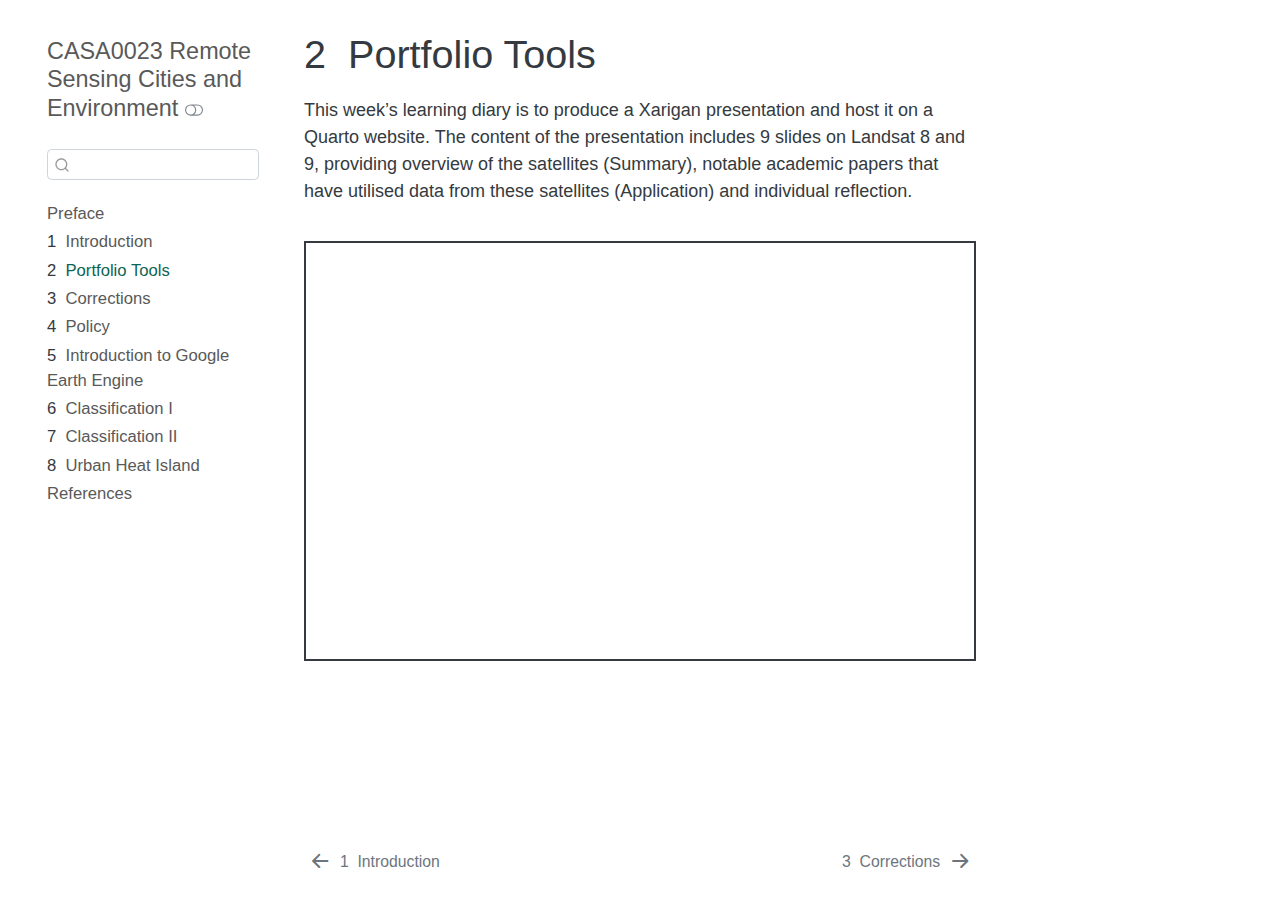
<file: docs/week2.html>
<!DOCTYPE html>
<html xmlns="http://www.w3.org/1999/xhtml" lang="en" xml:lang="en"><head>

<meta charset="utf-8">
<meta name="generator" content="quarto-1.1.251">

<meta name="viewport" content="width=device-width, initial-scale=1.0, user-scalable=yes">


<title>CASA0023 Remote Sensing Cities and Environment - 2&nbsp; Portfolio Tools</title>
<style>
code{white-space: pre-wrap;}
span.smallcaps{font-variant: small-caps;}
div.columns{display: flex; gap: min(4vw, 1.5em);}
div.column{flex: auto; overflow-x: auto;}
div.hanging-indent{margin-left: 1.5em; text-indent: -1.5em;}
ul.task-list{list-style: none;}
ul.task-list li input[type="checkbox"] {
  width: 0.8em;
  margin: 0 0.8em 0.2em -1.6em;
  vertical-align: middle;
}
</style>


<script src="site_libs/quarto-nav/quarto-nav.js"></script>
<script src="site_libs/quarto-nav/headroom.min.js"></script>
<script src="site_libs/clipboard/clipboard.min.js"></script>
<script src="site_libs/quarto-search/autocomplete.umd.js"></script>
<script src="site_libs/quarto-search/fuse.min.js"></script>
<script src="site_libs/quarto-search/quarto-search.js"></script>
<meta name="quarto:offset" content="./">
<link href="./week3.html" rel="next">
<link href="./week1.html" rel="prev">
<link href="./favicon-32x32.png" rel="icon" type="image/png">
<script src="site_libs/quarto-html/quarto.js"></script>
<script src="site_libs/quarto-html/popper.min.js"></script>
<script src="site_libs/quarto-html/tippy.umd.min.js"></script>
<script src="site_libs/quarto-html/anchor.min.js"></script>
<link href="site_libs/quarto-html/tippy.css" rel="stylesheet">
<link href="site_libs/quarto-html/quarto-syntax-highlighting.css" rel="stylesheet" class="quarto-color-scheme" id="quarto-text-highlighting-styles">
<link href="site_libs/quarto-html/quarto-syntax-highlighting-dark.css" rel="prefetch" class="quarto-color-scheme quarto-color-alternate" id="quarto-text-highlighting-styles">
<script src="site_libs/bootstrap/bootstrap.min.js"></script>
<link href="site_libs/bootstrap/bootstrap-icons.css" rel="stylesheet">
<link href="site_libs/bootstrap/bootstrap.min.css" rel="stylesheet" class="quarto-color-scheme" id="quarto-bootstrap" data-mode="light">
<link href="site_libs/bootstrap/bootstrap-dark.min.css" rel="prefetch" class="quarto-color-scheme quarto-color-alternate" id="quarto-bootstrap" data-mode="dark">
<script id="quarto-search-options" type="application/json">{
  "location": "sidebar",
  "copy-button": false,
  "collapse-after": 3,
  "panel-placement": "start",
  "type": "textbox",
  "limit": 20,
  "language": {
    "search-no-results-text": "No results",
    "search-matching-documents-text": "matching documents",
    "search-copy-link-title": "Copy link to search",
    "search-hide-matches-text": "Hide additional matches",
    "search-more-match-text": "more match in this document",
    "search-more-matches-text": "more matches in this document",
    "search-clear-button-title": "Clear",
    "search-detached-cancel-button-title": "Cancel",
    "search-submit-button-title": "Submit"
  }
}</script>
<script src="site_libs/fitvids-2.1.1/fitvids.min.js"></script>


</head>

<body class="nav-sidebar floating">

<div id="quarto-search-results"></div>
  <header id="quarto-header" class="headroom fixed-top">
  <nav class="quarto-secondary-nav" data-bs-toggle="collapse" data-bs-target="#quarto-sidebar" aria-controls="quarto-sidebar" aria-expanded="false" aria-label="Toggle sidebar navigation" onclick="if (window.quartoToggleHeadroom) { window.quartoToggleHeadroom(); }">
    <div class="container-fluid d-flex justify-content-between">
      <h1 class="quarto-secondary-nav-title"><span class="chapter-number">2</span>&nbsp; <span class="chapter-title">Portfolio Tools</span></h1>
      <button type="button" class="quarto-btn-toggle btn" aria-label="Show secondary navigation">
        <i class="bi bi-chevron-right"></i>
      </button>
    </div>
  </nav>
</header>
<!-- content -->
<div id="quarto-content" class="quarto-container page-columns page-rows-contents page-layout-article">
<!-- sidebar -->
  <nav id="quarto-sidebar" class="sidebar collapse sidebar-navigation floating overflow-auto">
    <div class="pt-lg-2 mt-2 text-left sidebar-header">
    <div class="sidebar-title mb-0 py-0">
      <a href="./">CASA0023 Remote Sensing Cities and Environment</a> 
        <div class="sidebar-tools-main">
  <a href="" class="quarto-color-scheme-toggle sidebar-tool" onclick="window.quartoToggleColorScheme(); return false;" title="Toggle dark mode"><i class="bi"></i></a>
</div>
    </div>
      </div>
      <div class="mt-2 flex-shrink-0 align-items-center">
        <div class="sidebar-search">
        <div id="quarto-search" class="" title="Search"></div>
        </div>
      </div>
    <div class="sidebar-menu-container"> 
    <ul class="list-unstyled mt-1">
        <li class="sidebar-item">
  <div class="sidebar-item-container"> 
  <a href="./index.html" class="sidebar-item-text sidebar-link">Preface</a>
  </div>
</li>
        <li class="sidebar-item">
  <div class="sidebar-item-container"> 
  <a href="./week1.html" class="sidebar-item-text sidebar-link"><span class="chapter-number">1</span>&nbsp; <span class="chapter-title">Introduction</span></a>
  </div>
</li>
        <li class="sidebar-item">
  <div class="sidebar-item-container"> 
  <a href="./week2.html" class="sidebar-item-text sidebar-link active"><span class="chapter-number">2</span>&nbsp; <span class="chapter-title">Portfolio Tools</span></a>
  </div>
</li>
        <li class="sidebar-item">
  <div class="sidebar-item-container"> 
  <a href="./week3.html" class="sidebar-item-text sidebar-link"><span class="chapter-number">3</span>&nbsp; <span class="chapter-title">Corrections</span></a>
  </div>
</li>
        <li class="sidebar-item">
  <div class="sidebar-item-container"> 
  <a href="./week4.html" class="sidebar-item-text sidebar-link"><span class="chapter-number">4</span>&nbsp; <span class="chapter-title">Policy</span></a>
  </div>
</li>
        <li class="sidebar-item">
  <div class="sidebar-item-container"> 
  <a href="./week5.html" class="sidebar-item-text sidebar-link"><span class="chapter-number">5</span>&nbsp; <span class="chapter-title">Introduction to Google Earth Engine</span></a>
  </div>
</li>
        <li class="sidebar-item">
  <div class="sidebar-item-container"> 
  <a href="./week6.html" class="sidebar-item-text sidebar-link"><span class="chapter-number">6</span>&nbsp; <span class="chapter-title">Classification I</span></a>
  </div>
</li>
        <li class="sidebar-item">
  <div class="sidebar-item-container"> 
  <a href="./week7.html" class="sidebar-item-text sidebar-link"><span class="chapter-number">7</span>&nbsp; <span class="chapter-title">Classification II</span></a>
  </div>
</li>
        <li class="sidebar-item">
  <div class="sidebar-item-container"> 
  <a href="./week8.html" class="sidebar-item-text sidebar-link"><span class="chapter-number">8</span>&nbsp; <span class="chapter-title">Urban Heat Island</span></a>
  </div>
</li>
        <li class="sidebar-item">
  <div class="sidebar-item-container"> 
  <a href="./references.html" class="sidebar-item-text sidebar-link">References</a>
  </div>
</li>
    </ul>
    </div>
</nav>
<!-- margin-sidebar -->
    <div id="quarto-margin-sidebar" class="sidebar margin-sidebar">
        
    </div>
<!-- main -->
<main class="content" id="quarto-document-content">

<header id="title-block-header" class="quarto-title-block default">
<div class="quarto-title">
<h1 class="title d-none d-lg-block"><span class="chapter-number">2</span>&nbsp; <span class="chapter-title">Portfolio Tools</span></h1>
</div>



<div class="quarto-title-meta">

    
    
  </div>
  

</header>

<p>This week’s learning diary is to produce a Xarigan presentation and host it on a Quarto website. The content of the presentation includes 9 slides on Landsat 8 and 9, providing overview of the satellites (Summary), notable academic papers that have utilised data from these satellites (Application) and individual reflection.</p>
<div class="cell">
<div class="cell-output-display">
<div class="shareagain" style="min-width:300px;margin:1em auto;" data-exeternal="1">
<iframe src="https://asdfgukyu.github.io/rm_pres/Portfolio_starter.html#1" width="1600" height="1000" style="border:2px solid currentColor;" loading="lazy" allowfullscreen=""></iframe>
<script>fitvids('.shareagain', {players: 'iframe'});</script>
</div>
</div>
</div>



</main> <!-- /main -->
<script id="quarto-html-after-body" type="application/javascript">
window.document.addEventListener("DOMContentLoaded", function (event) {
  const toggleBodyColorMode = (bsSheetEl) => {
    const mode = bsSheetEl.getAttribute("data-mode");
    const bodyEl = window.document.querySelector("body");
    if (mode === "dark") {
      bodyEl.classList.add("quarto-dark");
      bodyEl.classList.remove("quarto-light");
    } else {
      bodyEl.classList.add("quarto-light");
      bodyEl.classList.remove("quarto-dark");
    }
  }
  const toggleBodyColorPrimary = () => {
    const bsSheetEl = window.document.querySelector("link#quarto-bootstrap");
    if (bsSheetEl) {
      toggleBodyColorMode(bsSheetEl);
    }
  }
  toggleBodyColorPrimary();  
  const disableStylesheet = (stylesheets) => {
    for (let i=0; i < stylesheets.length; i++) {
      const stylesheet = stylesheets[i];
      stylesheet.rel = 'prefetch';
    }
  }
  const enableStylesheet = (stylesheets) => {
    for (let i=0; i < stylesheets.length; i++) {
      const stylesheet = stylesheets[i];
      stylesheet.rel = 'stylesheet';
    }
  }
  const manageTransitions = (selector, allowTransitions) => {
    const els = window.document.querySelectorAll(selector);
    for (let i=0; i < els.length; i++) {
      const el = els[i];
      if (allowTransitions) {
        el.classList.remove('notransition');
      } else {
        el.classList.add('notransition');
      }
    }
  }
  const toggleColorMode = (alternate) => {
    // Switch the stylesheets
    const alternateStylesheets = window.document.querySelectorAll('link.quarto-color-scheme.quarto-color-alternate');
    manageTransitions('#quarto-margin-sidebar .nav-link', false);
    if (alternate) {
      enableStylesheet(alternateStylesheets);
      for (const sheetNode of alternateStylesheets) {
        if (sheetNode.id === "quarto-bootstrap") {
          toggleBodyColorMode(sheetNode);
        }
      }
    } else {
      disableStylesheet(alternateStylesheets);
      toggleBodyColorPrimary();
    }
    manageTransitions('#quarto-margin-sidebar .nav-link', true);
    // Switch the toggles
    const toggles = window.document.querySelectorAll('.quarto-color-scheme-toggle');
    for (let i=0; i < toggles.length; i++) {
      const toggle = toggles[i];
      if (toggle) {
        if (alternate) {
          toggle.classList.add("alternate");     
        } else {
          toggle.classList.remove("alternate");
        }
      }
    }
    // Hack to workaround the fact that safari doesn't
    // properly recolor the scrollbar when toggling (#1455)
    if (navigator.userAgent.indexOf('Safari') > 0 && navigator.userAgent.indexOf('Chrome') == -1) {
      manageTransitions("body", false);
      window.scrollTo(0, 1);
      setTimeout(() => {
        window.scrollTo(0, 0);
        manageTransitions("body", true);
      }, 40);  
    }
  }
  const isFileUrl = () => { 
    return window.location.protocol === 'file:';
  }
  const hasAlternateSentinel = () => {  
    let styleSentinel = getColorSchemeSentinel();
    if (styleSentinel !== null) {
      return styleSentinel === "alternate";
    } else {
      return false;
    }
  }
  const setStyleSentinel = (alternate) => {
    const value = alternate ? "alternate" : "default";
    if (!isFileUrl()) {
      window.localStorage.setItem("quarto-color-scheme", value);
    } else {
      localAlternateSentinel = value;
    }
  }
  const getColorSchemeSentinel = () => {
    if (!isFileUrl()) {
      const storageValue = window.localStorage.getItem("quarto-color-scheme");
      return storageValue != null ? storageValue : localAlternateSentinel;
    } else {
      return localAlternateSentinel;
    }
  }
  let localAlternateSentinel = 'default';
  // Dark / light mode switch
  window.quartoToggleColorScheme = () => {
    // Read the current dark / light value 
    let toAlternate = !hasAlternateSentinel();
    toggleColorMode(toAlternate);
    setStyleSentinel(toAlternate);
  };
  // Ensure there is a toggle, if there isn't float one in the top right
  if (window.document.querySelector('.quarto-color-scheme-toggle') === null) {
    const a = window.document.createElement('a');
    a.classList.add('top-right');
    a.classList.add('quarto-color-scheme-toggle');
    a.href = "";
    a.onclick = function() { try { window.quartoToggleColorScheme(); } catch {} return false; };
    const i = window.document.createElement("i");
    i.classList.add('bi');
    a.appendChild(i);
    window.document.body.appendChild(a);
  }
  // Switch to dark mode if need be
  if (hasAlternateSentinel()) {
    toggleColorMode(true);
  } 
  const icon = "";
  const anchorJS = new window.AnchorJS();
  anchorJS.options = {
    placement: 'right',
    icon: icon
  };
  anchorJS.add('.anchored');
  const clipboard = new window.ClipboardJS('.code-copy-button', {
    target: function(trigger) {
      return trigger.previousElementSibling;
    }
  });
  clipboard.on('success', function(e) {
    // button target
    const button = e.trigger;
    // don't keep focus
    button.blur();
    // flash "checked"
    button.classList.add('code-copy-button-checked');
    var currentTitle = button.getAttribute("title");
    button.setAttribute("title", "Copied!");
    setTimeout(function() {
      button.setAttribute("title", currentTitle);
      button.classList.remove('code-copy-button-checked');
    }, 1000);
    // clear code selection
    e.clearSelection();
  });
  function tippyHover(el, contentFn) {
    const config = {
      allowHTML: true,
      content: contentFn,
      maxWidth: 500,
      delay: 100,
      arrow: false,
      appendTo: function(el) {
          return el.parentElement;
      },
      interactive: true,
      interactiveBorder: 10,
      theme: 'quarto',
      placement: 'bottom-start'
    };
    window.tippy(el, config); 
  }
  const noterefs = window.document.querySelectorAll('a[role="doc-noteref"]');
  for (var i=0; i<noterefs.length; i++) {
    const ref = noterefs[i];
    tippyHover(ref, function() {
      // use id or data attribute instead here
      let href = ref.getAttribute('data-footnote-href') || ref.getAttribute('href');
      try { href = new URL(href).hash; } catch {}
      const id = href.replace(/^#\/?/, "");
      const note = window.document.getElementById(id);
      return note.innerHTML;
    });
  }
  var bibliorefs = window.document.querySelectorAll('a[role="doc-biblioref"]');
  for (var i=0; i<bibliorefs.length; i++) {
    const ref = bibliorefs[i];
    const cites = ref.parentNode.getAttribute('data-cites').split(' ');
    tippyHover(ref, function() {
      var popup = window.document.createElement('div');
      cites.forEach(function(cite) {
        var citeDiv = window.document.createElement('div');
        citeDiv.classList.add('hanging-indent');
        citeDiv.classList.add('csl-entry');
        var biblioDiv = window.document.getElementById('ref-' + cite);
        if (biblioDiv) {
          citeDiv.innerHTML = biblioDiv.innerHTML;
        }
        popup.appendChild(citeDiv);
      });
      return popup.innerHTML;
    });
  }
});
</script>
<nav class="page-navigation">
  <div class="nav-page nav-page-previous">
      <a href="./week1.html" class="pagination-link">
        <i class="bi bi-arrow-left-short"></i> <span class="nav-page-text"><span class="chapter-number">1</span>&nbsp; <span class="chapter-title">Introduction</span></span>
      </a>          
  </div>
  <div class="nav-page nav-page-next">
      <a href="./week3.html" class="pagination-link">
        <span class="nav-page-text"><span class="chapter-number">3</span>&nbsp; <span class="chapter-title">Corrections</span></span> <i class="bi bi-arrow-right-short"></i>
      </a>
  </div>
</nav>
</div> <!-- /content -->



</body></html>
</file>
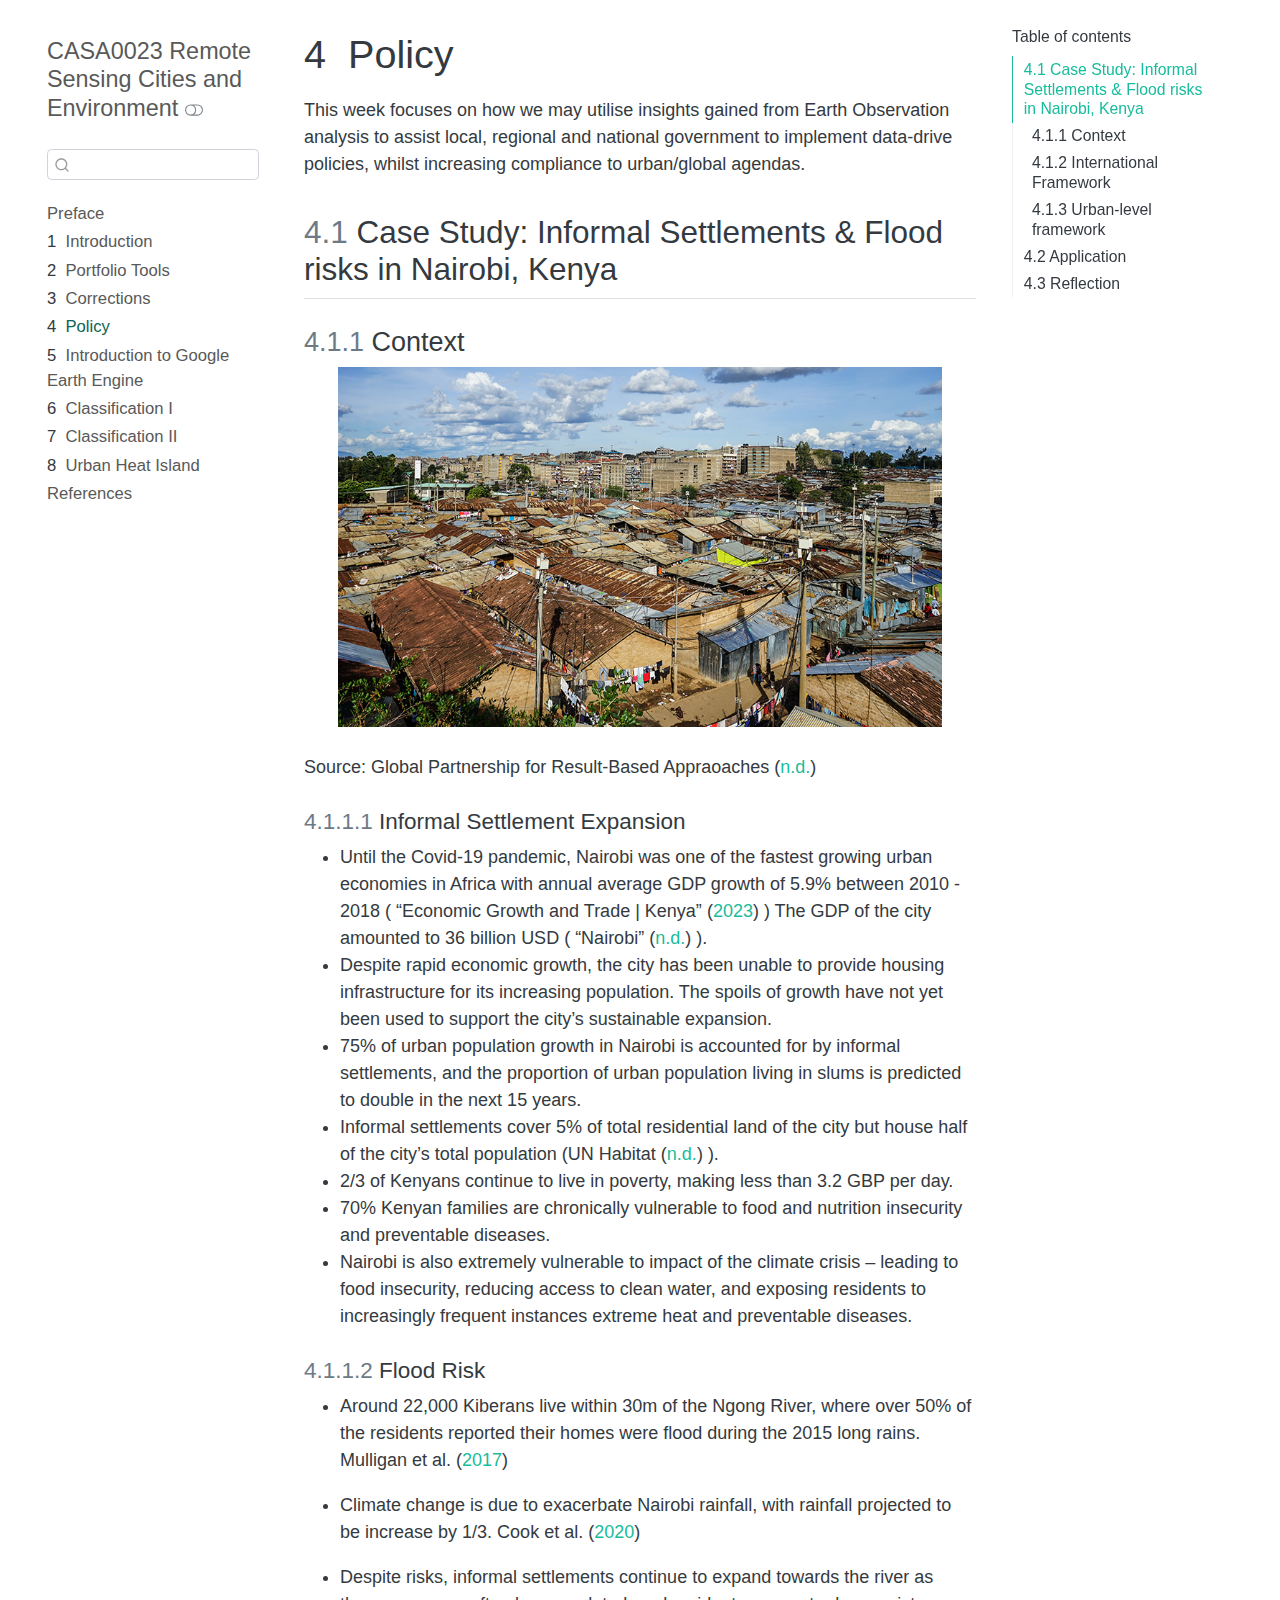
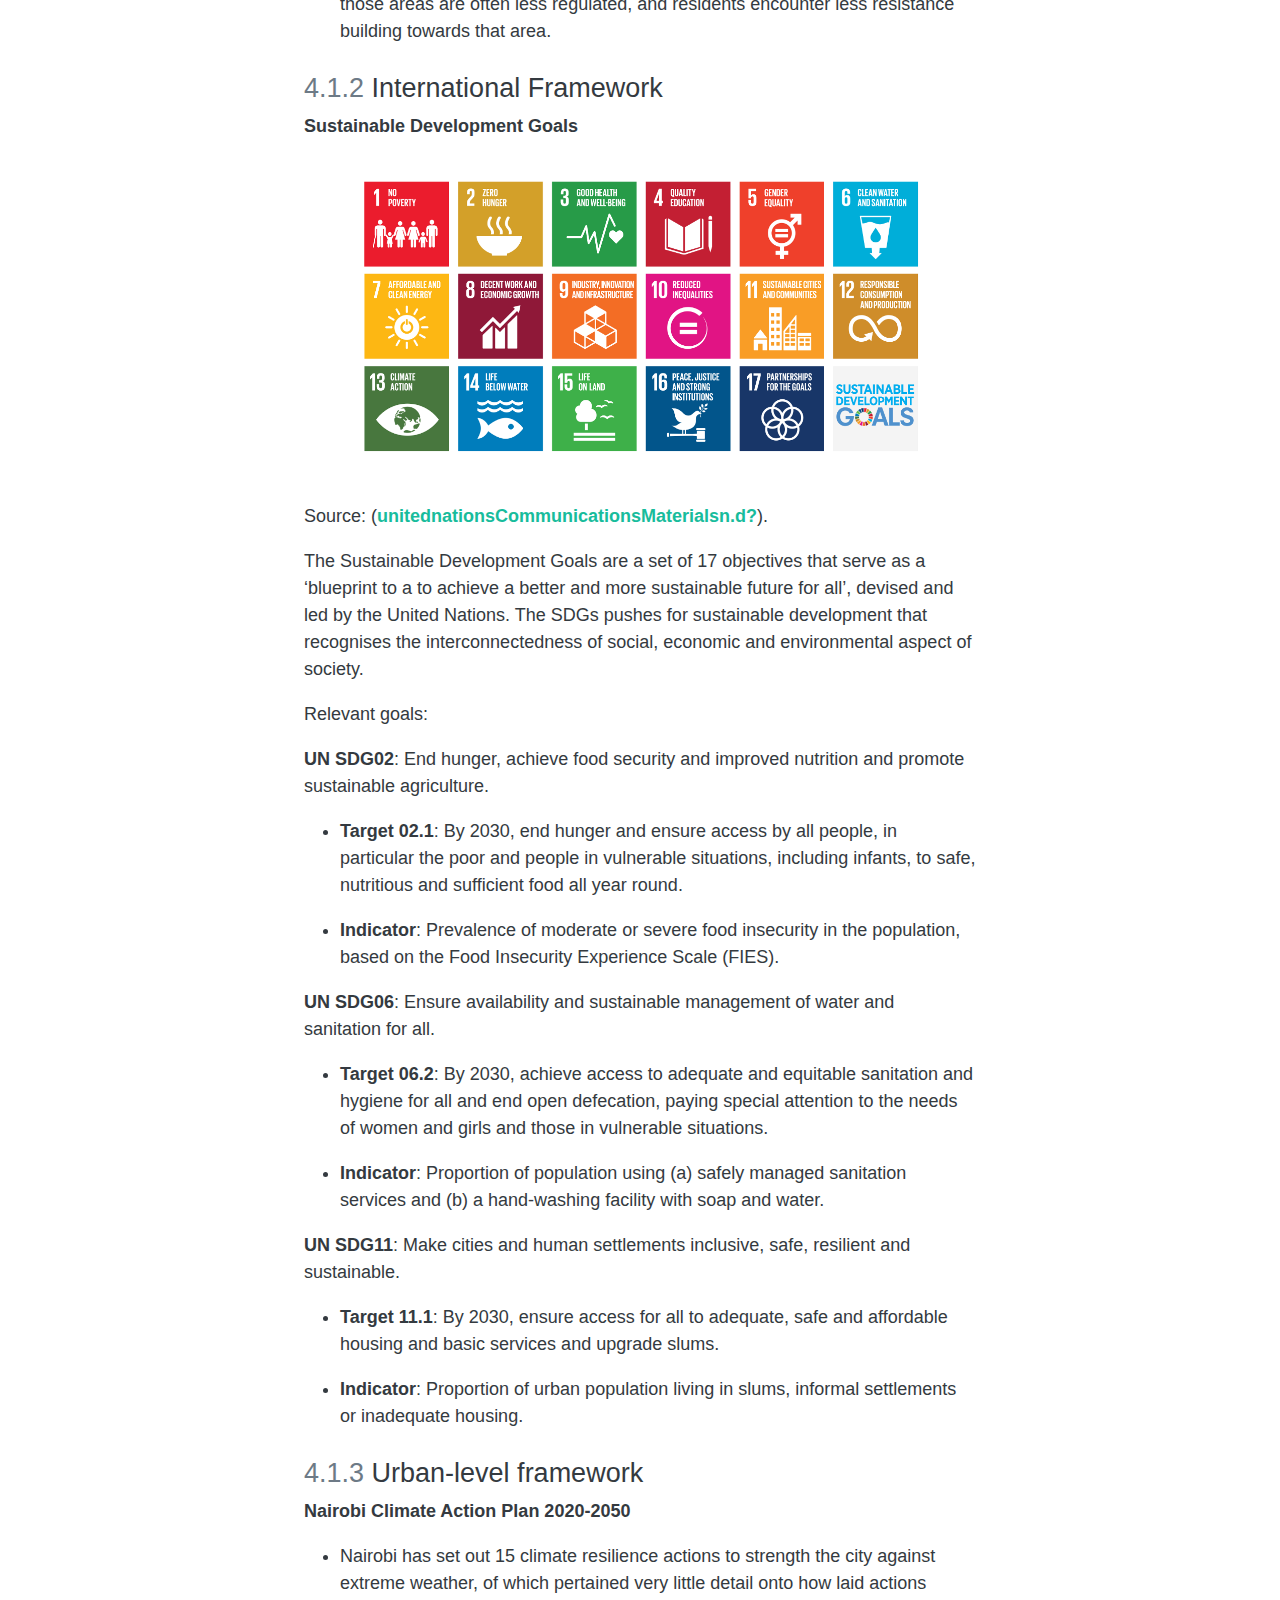
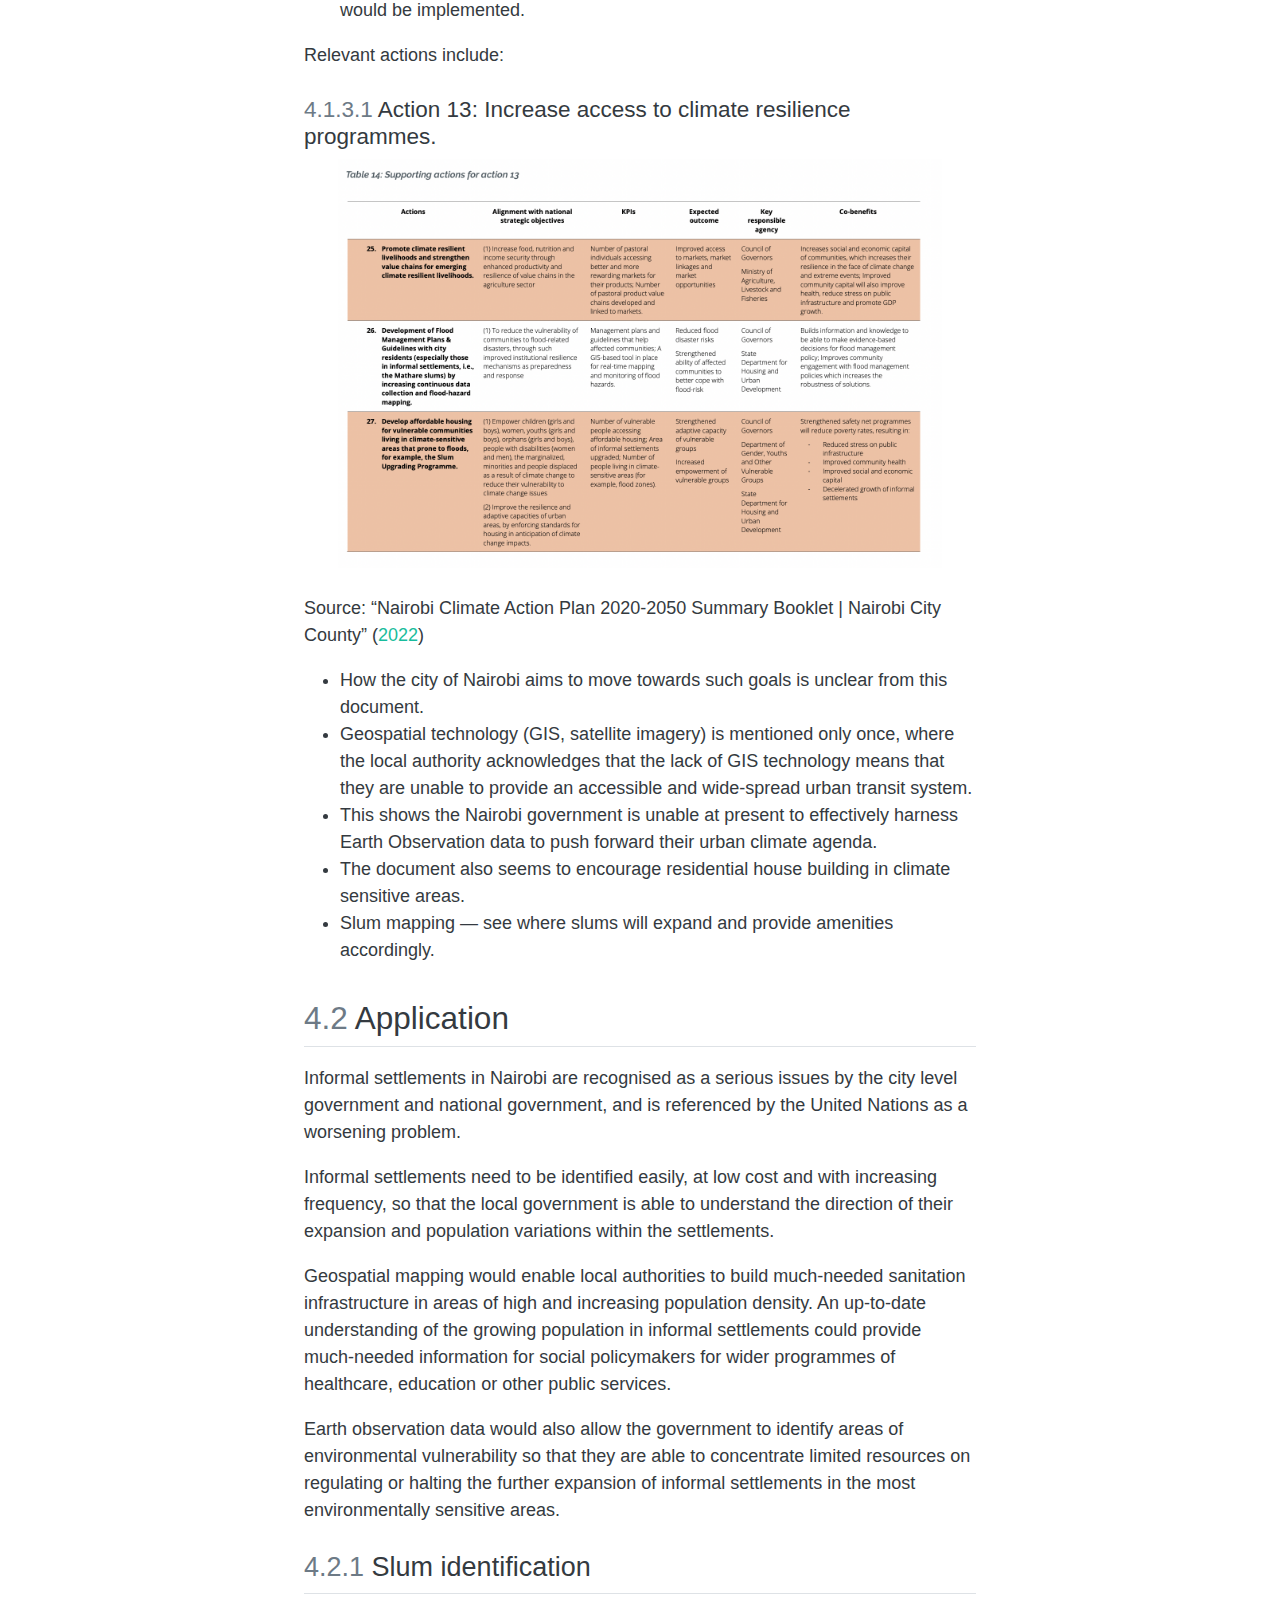
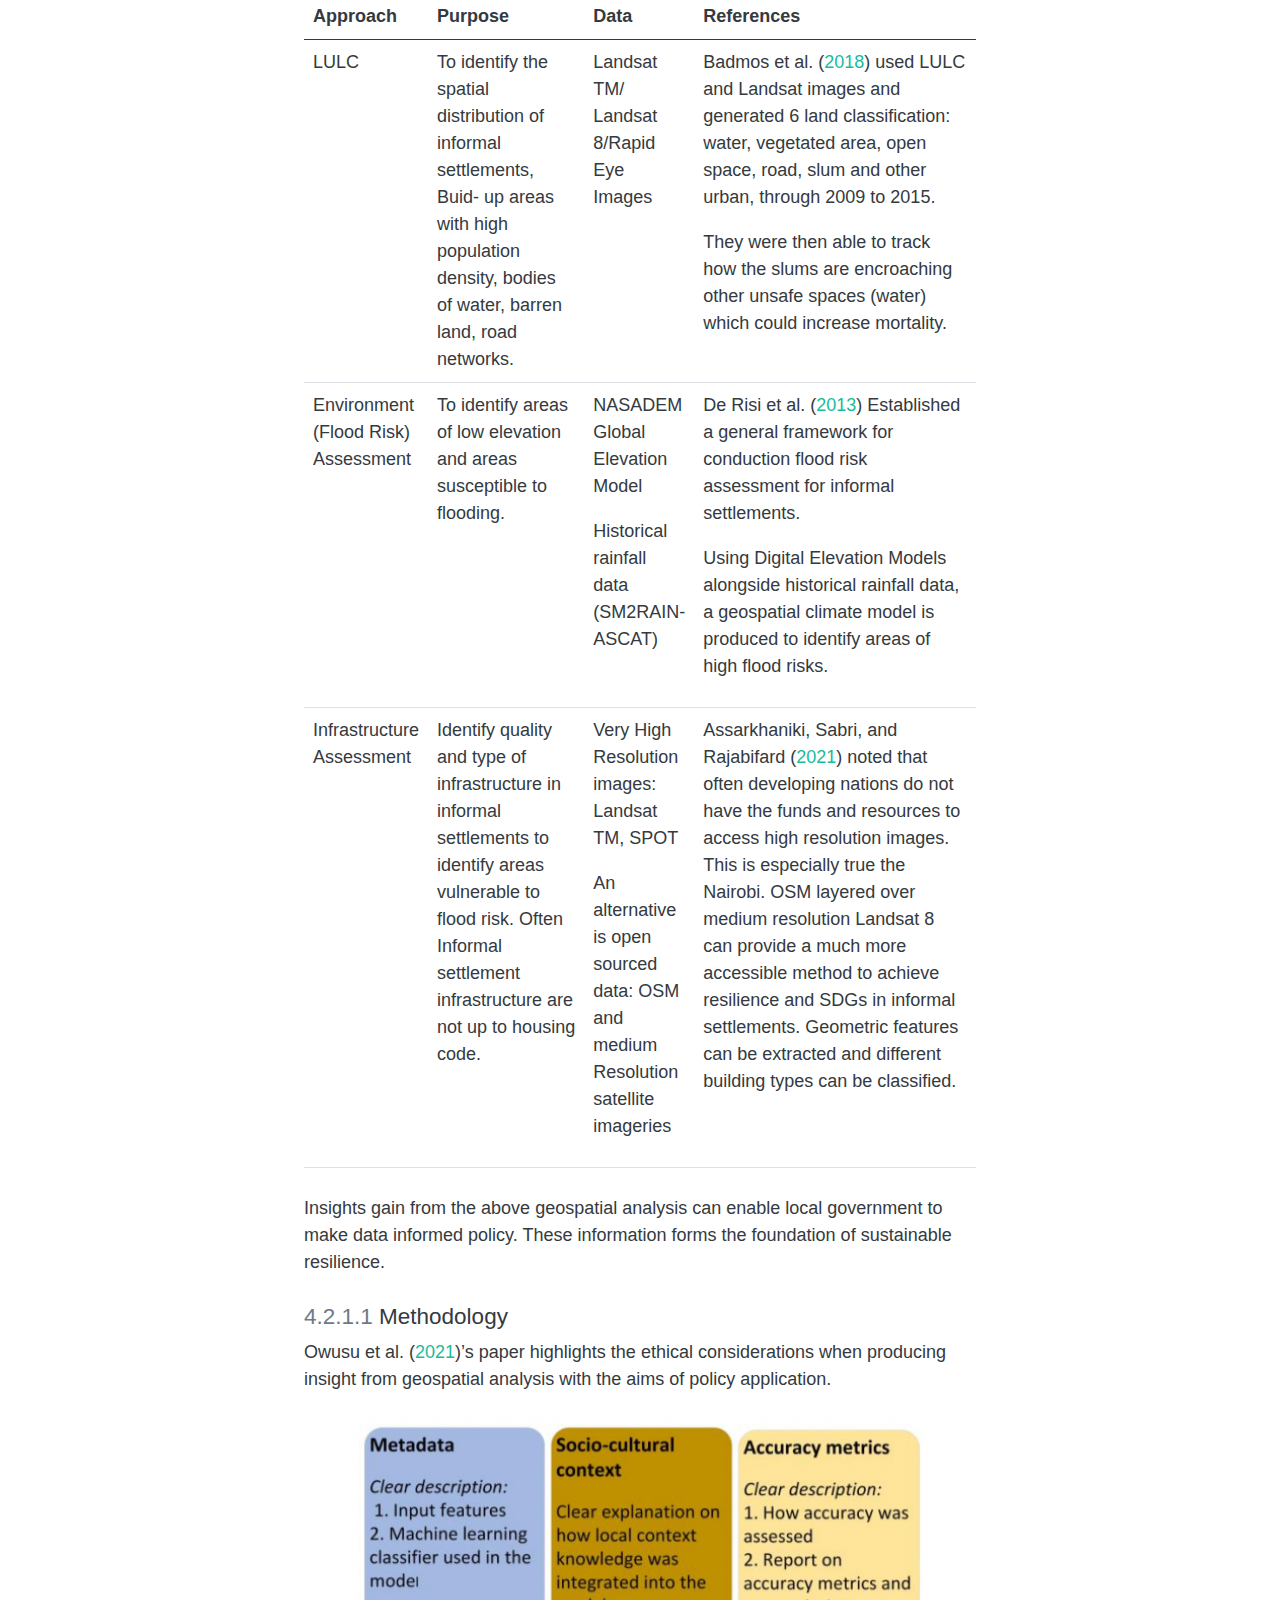
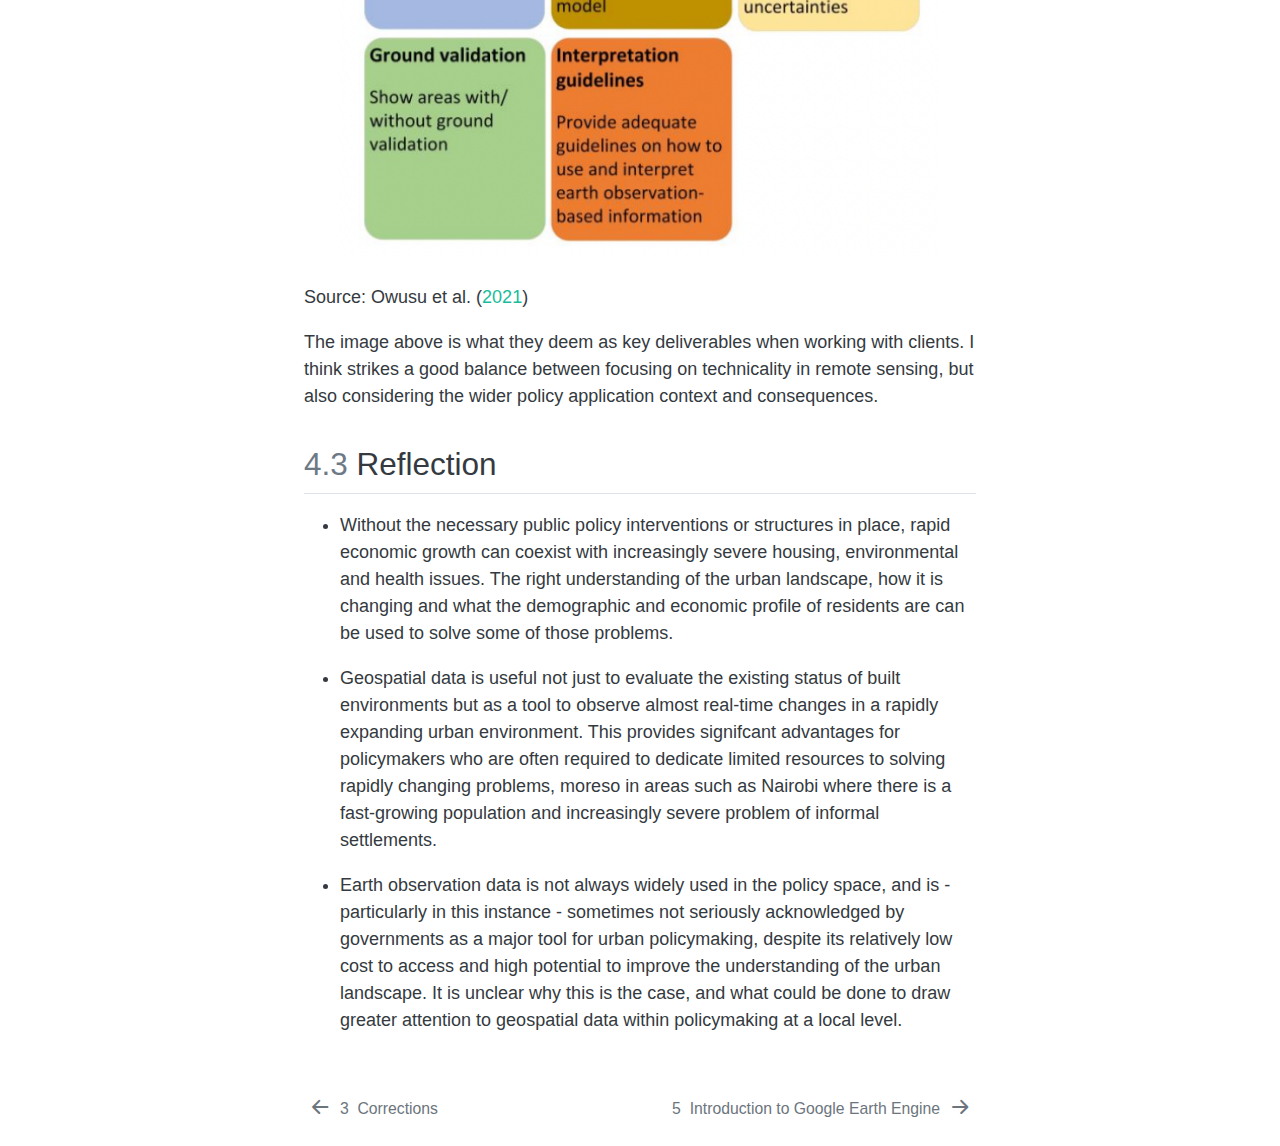
<file: docs/week4.html>
<!DOCTYPE html>
<html xmlns="http://www.w3.org/1999/xhtml" lang="en" xml:lang="en"><head>

<meta charset="utf-8">
<meta name="generator" content="quarto-1.1.251">

<meta name="viewport" content="width=device-width, initial-scale=1.0, user-scalable=yes">


<title>CASA0023 Remote Sensing Cities and Environment - 4&nbsp; Policy</title>
<style>
code{white-space: pre-wrap;}
span.smallcaps{font-variant: small-caps;}
div.columns{display: flex; gap: min(4vw, 1.5em);}
div.column{flex: auto; overflow-x: auto;}
div.hanging-indent{margin-left: 1.5em; text-indent: -1.5em;}
ul.task-list{list-style: none;}
ul.task-list li input[type="checkbox"] {
  width: 0.8em;
  margin: 0 0.8em 0.2em -1.6em;
  vertical-align: middle;
}
div.csl-bib-body { }
div.csl-entry {
  clear: both;
}
.hanging div.csl-entry {
  margin-left:2em;
  text-indent:-2em;
}
div.csl-left-margin {
  min-width:2em;
  float:left;
}
div.csl-right-inline {
  margin-left:2em;
  padding-left:1em;
}
div.csl-indent {
  margin-left: 2em;
}
</style>


<script src="site_libs/quarto-nav/quarto-nav.js"></script>
<script src="site_libs/quarto-nav/headroom.min.js"></script>
<script src="site_libs/clipboard/clipboard.min.js"></script>
<script src="site_libs/quarto-search/autocomplete.umd.js"></script>
<script src="site_libs/quarto-search/fuse.min.js"></script>
<script src="site_libs/quarto-search/quarto-search.js"></script>
<meta name="quarto:offset" content="./">
<link href="./week5.html" rel="next">
<link href="./week3.html" rel="prev">
<link href="./favicon-32x32.png" rel="icon" type="image/png">
<script src="site_libs/quarto-html/quarto.js"></script>
<script src="site_libs/quarto-html/popper.min.js"></script>
<script src="site_libs/quarto-html/tippy.umd.min.js"></script>
<script src="site_libs/quarto-html/anchor.min.js"></script>
<link href="site_libs/quarto-html/tippy.css" rel="stylesheet">
<link href="site_libs/quarto-html/quarto-syntax-highlighting.css" rel="stylesheet" class="quarto-color-scheme" id="quarto-text-highlighting-styles">
<link href="site_libs/quarto-html/quarto-syntax-highlighting-dark.css" rel="prefetch" class="quarto-color-scheme quarto-color-alternate" id="quarto-text-highlighting-styles">
<script src="site_libs/bootstrap/bootstrap.min.js"></script>
<link href="site_libs/bootstrap/bootstrap-icons.css" rel="stylesheet">
<link href="site_libs/bootstrap/bootstrap.min.css" rel="stylesheet" class="quarto-color-scheme" id="quarto-bootstrap" data-mode="light">
<link href="site_libs/bootstrap/bootstrap-dark.min.css" rel="prefetch" class="quarto-color-scheme quarto-color-alternate" id="quarto-bootstrap" data-mode="dark">
<script id="quarto-search-options" type="application/json">{
  "location": "sidebar",
  "copy-button": false,
  "collapse-after": 3,
  "panel-placement": "start",
  "type": "textbox",
  "limit": 20,
  "language": {
    "search-no-results-text": "No results",
    "search-matching-documents-text": "matching documents",
    "search-copy-link-title": "Copy link to search",
    "search-hide-matches-text": "Hide additional matches",
    "search-more-match-text": "more match in this document",
    "search-more-matches-text": "more matches in this document",
    "search-clear-button-title": "Clear",
    "search-detached-cancel-button-title": "Cancel",
    "search-submit-button-title": "Submit"
  }
}</script>


</head>

<body class="nav-sidebar floating">

<div id="quarto-search-results"></div>
  <header id="quarto-header" class="headroom fixed-top">
  <nav class="quarto-secondary-nav" data-bs-toggle="collapse" data-bs-target="#quarto-sidebar" aria-controls="quarto-sidebar" aria-expanded="false" aria-label="Toggle sidebar navigation" onclick="if (window.quartoToggleHeadroom) { window.quartoToggleHeadroom(); }">
    <div class="container-fluid d-flex justify-content-between">
      <h1 class="quarto-secondary-nav-title"><span class="chapter-number">4</span>&nbsp; <span class="chapter-title">Policy</span></h1>
      <button type="button" class="quarto-btn-toggle btn" aria-label="Show secondary navigation">
        <i class="bi bi-chevron-right"></i>
      </button>
    </div>
  </nav>
</header>
<!-- content -->
<div id="quarto-content" class="quarto-container page-columns page-rows-contents page-layout-article">
<!-- sidebar -->
  <nav id="quarto-sidebar" class="sidebar collapse sidebar-navigation floating overflow-auto">
    <div class="pt-lg-2 mt-2 text-left sidebar-header">
    <div class="sidebar-title mb-0 py-0">
      <a href="./">CASA0023 Remote Sensing Cities and Environment</a> 
        <div class="sidebar-tools-main">
  <a href="" class="quarto-color-scheme-toggle sidebar-tool" onclick="window.quartoToggleColorScheme(); return false;" title="Toggle dark mode"><i class="bi"></i></a>
</div>
    </div>
      </div>
      <div class="mt-2 flex-shrink-0 align-items-center">
        <div class="sidebar-search">
        <div id="quarto-search" class="" title="Search"></div>
        </div>
      </div>
    <div class="sidebar-menu-container"> 
    <ul class="list-unstyled mt-1">
        <li class="sidebar-item">
  <div class="sidebar-item-container"> 
  <a href="./index.html" class="sidebar-item-text sidebar-link">Preface</a>
  </div>
</li>
        <li class="sidebar-item">
  <div class="sidebar-item-container"> 
  <a href="./week1.html" class="sidebar-item-text sidebar-link"><span class="chapter-number">1</span>&nbsp; <span class="chapter-title">Introduction</span></a>
  </div>
</li>
        <li class="sidebar-item">
  <div class="sidebar-item-container"> 
  <a href="./week2.html" class="sidebar-item-text sidebar-link"><span class="chapter-number">2</span>&nbsp; <span class="chapter-title">Portfolio Tools</span></a>
  </div>
</li>
        <li class="sidebar-item">
  <div class="sidebar-item-container"> 
  <a href="./week3.html" class="sidebar-item-text sidebar-link"><span class="chapter-number">3</span>&nbsp; <span class="chapter-title">Corrections</span></a>
  </div>
</li>
        <li class="sidebar-item">
  <div class="sidebar-item-container"> 
  <a href="./week4.html" class="sidebar-item-text sidebar-link active"><span class="chapter-number">4</span>&nbsp; <span class="chapter-title">Policy</span></a>
  </div>
</li>
        <li class="sidebar-item">
  <div class="sidebar-item-container"> 
  <a href="./week5.html" class="sidebar-item-text sidebar-link"><span class="chapter-number">5</span>&nbsp; <span class="chapter-title">Introduction to Google Earth Engine</span></a>
  </div>
</li>
        <li class="sidebar-item">
  <div class="sidebar-item-container"> 
  <a href="./week6.html" class="sidebar-item-text sidebar-link"><span class="chapter-number">6</span>&nbsp; <span class="chapter-title">Classification I</span></a>
  </div>
</li>
        <li class="sidebar-item">
  <div class="sidebar-item-container"> 
  <a href="./week7.html" class="sidebar-item-text sidebar-link"><span class="chapter-number">7</span>&nbsp; <span class="chapter-title">Classification II</span></a>
  </div>
</li>
        <li class="sidebar-item">
  <div class="sidebar-item-container"> 
  <a href="./week8.html" class="sidebar-item-text sidebar-link"><span class="chapter-number">8</span>&nbsp; <span class="chapter-title">Urban Heat Island</span></a>
  </div>
</li>
        <li class="sidebar-item">
  <div class="sidebar-item-container"> 
  <a href="./references.html" class="sidebar-item-text sidebar-link">References</a>
  </div>
</li>
    </ul>
    </div>
</nav>
<!-- margin-sidebar -->
    <div id="quarto-margin-sidebar" class="sidebar margin-sidebar">
        <nav id="TOC" role="doc-toc" class="toc-active">
    <h2 id="toc-title">Table of contents</h2>
   
  <ul>
  <li><a href="#case-study-informal-settlements-flood-risks-in-nairobi-kenya" id="toc-case-study-informal-settlements-flood-risks-in-nairobi-kenya" class="nav-link active" data-scroll-target="#case-study-informal-settlements-flood-risks-in-nairobi-kenya"><span class="toc-section-number">4.1</span>  Case Study: Informal Settlements &amp; Flood risks in Nairobi, Kenya</a>
  <ul class="collapse">
  <li><a href="#context" id="toc-context" class="nav-link" data-scroll-target="#context"><span class="toc-section-number">4.1.1</span>  Context</a></li>
  <li><a href="#international-framework" id="toc-international-framework" class="nav-link" data-scroll-target="#international-framework"><span class="toc-section-number">4.1.2</span>  International Framework</a></li>
  <li><a href="#urban-level-framework" id="toc-urban-level-framework" class="nav-link" data-scroll-target="#urban-level-framework"><span class="toc-section-number">4.1.3</span>  Urban-level framework</a></li>
  </ul></li>
  <li><a href="#application" id="toc-application" class="nav-link" data-scroll-target="#application"><span class="toc-section-number">4.2</span>  Application</a>
  <ul class="collapse">
  <li><a href="#slum-identification" id="toc-slum-identification" class="nav-link" data-scroll-target="#slum-identification"><span class="toc-section-number">4.2.1</span>  Slum identification</a></li>
  </ul></li>
  <li><a href="#reflection" id="toc-reflection" class="nav-link" data-scroll-target="#reflection"><span class="toc-section-number">4.3</span>  Reflection</a></li>
  </ul>
</nav>
    </div>
<!-- main -->
<main class="content" id="quarto-document-content">

<header id="title-block-header" class="quarto-title-block default">
<div class="quarto-title">
<h1 class="title d-none d-lg-block"><span class="chapter-number">4</span>&nbsp; <span class="chapter-title">Policy</span></h1>
</div>



<div class="quarto-title-meta">

    
    
  </div>
  

</header>

<p>This week focuses on how we may utilise insights gained from Earth Observation analysis to assist local, regional and national government to implement data-drive policies, whilst increasing compliance to urban/global agendas.</p>
<section id="case-study-informal-settlements-flood-risks-in-nairobi-kenya" class="level2" data-number="4.1">
<h2 data-number="4.1" class="anchored" data-anchor-id="case-study-informal-settlements-flood-risks-in-nairobi-kenya"><span class="header-section-number">4.1</span> Case Study: Informal Settlements &amp; Flood risks in Nairobi, Kenya</h2>
<section id="context" class="level3" data-number="4.1.1">
<h3 data-number="4.1.1" class="anchored" data-anchor-id="context"><span class="header-section-number">4.1.1</span> Context</h3>
<div class="cell" data-layout-align="center">
<div class="cell-output-display">
<div class="quarto-figure quarto-figure-center">
<figure class="figure">
<p><img src="img/informal_set.png" class="img-fluid figure-img" style="width:90.0%"></p>
</figure>
</div>
</div>
</div>
<p>Source: <span class="citation" data-cites="globalpartnershipforresult-basedappraoaches">Global Partnership for Result-Based Appraoaches (<a href="references.html#ref-globalpartnershipforresult-basedappraoaches" role="doc-biblioref">n.d.</a>)</span></p>
<section id="informal-settlement-expansion" class="level4" data-number="4.1.1.1">
<h4 data-number="4.1.1.1" class="anchored" data-anchor-id="informal-settlement-expansion"><span class="header-section-number">4.1.1.1</span> Informal Settlement Expansion</h4>
<ul>
<li>Until the Covid-19 pandemic, Nairobi was one of the fastest growing urban economies in Africa with annual average GDP growth of 5.9% between 2010 - 2018 ( <span class="citation" data-cites="economic2023"><span>“Economic Growth and Trade | Kenya”</span> (<a href="references.html#ref-economic2023" role="doc-biblioref">2023</a>)</span> ) The GDP of the city amounted to 36 billion USD ( <span class="citation" data-cites="nairobi"><span>“Nairobi”</span> (<a href="references.html#ref-nairobi" role="doc-biblioref">n.d.</a>)</span> ).</li>
<li>Despite rapid economic growth, the city has been unable to provide housing infrastructure for its increasing population. The spoils of growth have not yet been used to support the city’s sustainable expansion.</li>
<li>75% of urban population growth in Nairobi is accounted for by informal settlements, and the proportion of urban population living in slums is predicted to double in the next 15 years.</li>
<li>Informal settlements cover 5% of total residential land of the city but house half of the city’s total population (<span class="citation" data-cites="unhabitat">UN Habitat (<a href="references.html#ref-unhabitat" role="doc-biblioref">n.d.</a>)</span> ).</li>
<li>2/3 of Kenyans continue to live in poverty, making less than 3.2 GBP per day.</li>
<li>70% Kenyan families are chronically vulnerable to food and nutrition insecurity and preventable diseases.</li>
<li>Nairobi is also extremely vulnerable to impact of the climate crisis – leading to food insecurity, reducing access to clean water, and exposing residents to increasingly frequent instances extreme heat and preventable diseases.</li>
</ul>
</section>
<section id="flood-risk" class="level4" data-number="4.1.1.2">
<h4 data-number="4.1.1.2" class="anchored" data-anchor-id="flood-risk"><span class="header-section-number">4.1.1.2</span> Flood Risk</h4>
<ul>
<li><p>Around 22,000 Kiberans live within 30m of the Ngong River, where over 50% of the residents reported their homes were flood during the 2015 long rains. <span class="citation" data-cites="mulligan2017">Mulligan et al. (<a href="references.html#ref-mulligan2017" role="doc-biblioref">2017</a>)</span></p></li>
<li><p>Climate change is due to exacerbate Nairobi rainfall, with rainfall projected to be increase by 1/3. <span class="citation" data-cites="cook2020">Cook et al. (<a href="references.html#ref-cook2020" role="doc-biblioref">2020</a>)</span></p></li>
<li><p>Despite risks, informal settlements continue to expand towards the river as those areas are often less regulated, and residents encounter less resistance building towards that area.</p></li>
</ul>
</section>
</section>
<section id="international-framework" class="level3" data-number="4.1.2">
<h3 data-number="4.1.2" class="anchored" data-anchor-id="international-framework"><span class="header-section-number">4.1.2</span> International Framework</h3>
<p><strong>Sustainable Development Goals</strong></p>
<div class="cell" data-layout-align="center">
<div class="cell-output-display">
<div class="quarto-figure quarto-figure-center">
<figure class="figure">
<p><img src="img/sdg.png" class="img-fluid figure-img" style="width:90.0%"></p>
</figure>
</div>
</div>
</div>
<p>Source: <span class="citation" data-cites="unitednationsCommunicationsMaterialsn.d">(<a href="references.html#ref-unitednationsCommunicationsMaterialsn.d" role="doc-biblioref"><strong>unitednationsCommunicationsMaterialsn.d?</strong></a>)</span>.</p>
<p>The Sustainable Development Goals are a set of 17 objectives that serve as a ‘blueprint to a to achieve a better and more sustainable future for all’, devised and led by the United Nations. The SDGs pushes for sustainable development that recognises the interconnectedness of social, economic and environmental aspect of society.</p>
<p>Relevant goals:</p>
<p><strong>UN SDG02</strong>: End hunger, achieve food security and improved nutrition and promote sustainable agriculture.</p>
<ul>
<li><p><strong>Target 02.1</strong>: By 2030, end hunger and ensure access by all people, in particular the poor and people in vulnerable situations, including infants, to safe, nutritious and sufficient food all year round.</p></li>
<li><p><strong>Indicator</strong>: Prevalence of moderate or severe food insecurity in the population, based on the Food Insecurity Experience Scale (FIES).</p></li>
</ul>
<p><strong>UN SDG06</strong>: Ensure availability and sustainable management of water and sanitation for all.</p>
<ul>
<li><p><strong>Target 06.2</strong>: By 2030, achieve access to adequate and equitable sanitation and hygiene for all and end open defecation, paying special attention to the needs of women and girls and those in vulnerable situations.</p></li>
<li><p><strong>Indicator</strong>: Proportion of population using (a) safely managed sanitation services and (b) a hand-washing facility with soap and water.</p></li>
</ul>
<p><strong>UN SDG11</strong>: Make cities and human settlements inclusive, safe, resilient and sustainable.</p>
<ul>
<li><p><strong>Target 11.1</strong>: By 2030, ensure access for all to adequate, safe and affordable housing and basic services and upgrade slums.</p></li>
<li><p><strong>Indicator</strong>: Proportion of urban population living in slums, informal settlements or inadequate housing.</p></li>
</ul>
</section>
<section id="urban-level-framework" class="level3" data-number="4.1.3">
<h3 data-number="4.1.3" class="anchored" data-anchor-id="urban-level-framework"><span class="header-section-number">4.1.3</span> Urban-level framework</h3>
<p><strong>Nairobi Climate Action Plan 2020-2050</strong></p>
<ul>
<li>Nairobi has set out 15 climate resilience actions to strength the city against extreme weather, of which pertained very little detail onto how laid actions would be implemented.</li>
</ul>
<p>Relevant actions include:</p>
<section id="action-13-increase-access-to-climate-resilience-programmes." class="level4" data-number="4.1.3.1">
<h4 data-number="4.1.3.1" class="anchored" data-anchor-id="action-13-increase-access-to-climate-resilience-programmes."><span class="header-section-number">4.1.3.1</span> Action 13: Increase access to climate resilience programmes.</h4>
<div class="cell" data-layout-align="center">
<div class="cell-output-display">
<div class="quarto-figure quarto-figure-center">
<figure class="figure">
<p><img src="img/nairobi_action13.png" class="img-fluid figure-img" style="width:90.0%"></p>
</figure>
</div>
</div>
</div>
<p>Source: <span class="citation" data-cites="nairobi2022"><span>“Nairobi Climate Action Plan 2020-2050 Summary Booklet | Nairobi City County”</span> (<a href="references.html#ref-nairobi2022" role="doc-biblioref">2022</a>)</span></p>
<ul>
<li>How the city of Nairobi aims to move towards such goals is unclear from this document.</li>
<li>Geospatial technology (GIS, satellite imagery) is mentioned only once, where the local authority acknowledges that the lack of GIS technology means that they are unable to provide an accessible and wide-spread urban transit system.</li>
<li>This shows the Nairobi government is unable at present to effectively harness Earth Observation data to push forward their urban climate agenda.</li>
<li>The document also seems to encourage residential house building in climate sensitive areas.</li>
<li>Slum mapping — see where slums will expand and provide amenities accordingly.</li>
</ul>
</section>
</section>
</section>
<section id="application" class="level2" data-number="4.2">
<h2 data-number="4.2" class="anchored" data-anchor-id="application"><span class="header-section-number">4.2</span> Application</h2>
<p>Informal settlements in Nairobi are recognised as a serious issues by the city level government and national government, and is referenced by the United Nations as a worsening problem.</p>
<p>Informal settlements need to be identified easily, at low cost and with increasing frequency, so that the local government is able to understand the direction of their expansion and population variations within the settlements.</p>
<p>Geospatial mapping would enable local authorities to build much-needed sanitation infrastructure in areas of high and increasing population density. An up-to-date understanding of the growing population in informal settlements could provide much-needed information for social policymakers for wider programmes of healthcare, education or other public services.</p>
<p>Earth observation data would also allow the government to identify areas of environmental vulnerability so that they are able to concentrate limited resources on regulating or halting the further expansion of informal settlements in the most environmentally sensitive areas.</p>
<section id="slum-identification" class="level3" data-number="4.2.1">
<h3 data-number="4.2.1" class="anchored" data-anchor-id="slum-identification"><span class="header-section-number">4.2.1</span> Slum identification</h3>
<table class="table">
<colgroup>
<col style="width: 5%">
<col style="width: 26%">
<col style="width: 12%">
<col style="width: 55%">
</colgroup>
<thead>
<tr class="header">
<th>Approach</th>
<th>Purpose</th>
<th>Data</th>
<th>References</th>
</tr>
</thead>
<tbody>
<tr class="odd">
<td>LULC</td>
<td>To identify the spatial distribution of informal settlements, Buid- up areas with high population density, bodies of water, barren land, road networks.</td>
<td>Landsat TM/ Landsat 8/Rapid Eye Images</td>
<td><p><span class="citation" data-cites="badmos2018">Badmos et al. (<a href="references.html#ref-badmos2018" role="doc-biblioref">2018</a>)</span> used LULC and Landsat images and generated 6 land classification: water, vegetated area, open space, road, slum and other urban, through 2009 to 2015.</p>
<p>They were then able to track how the slums are encroaching other unsafe spaces (water) which could increase mortality.</p></td>
</tr>
<tr class="even">
<td>Environment (Flood Risk) Assessment</td>
<td>To identify areas of low elevation and areas susceptible to flooding.</td>
<td><p>NASADEM Global Elevation Model</p>
<p>Historical rainfall data (SM2RAIN-ASCAT)</p></td>
<td><p><span class="citation" data-cites="derisi2013">De Risi et al. (<a href="references.html#ref-derisi2013" role="doc-biblioref">2013</a>)</span> Established a general framework for conduction flood risk assessment for informal settlements.</p>
<p>Using Digital Elevation Models alongside historical rainfall data, a geospatial climate model is produced to identify areas of high flood risks.</p></td>
</tr>
<tr class="odd">
<td>Infrastructure Assessment</td>
<td>Identify quality and type of infrastructure in informal settlements to identify areas vulnerable to flood risk. Often Informal settlement infrastructure are not up to housing code.</td>
<td><p>Very High Resolution images: Landsat TM, SPOT</p>
<p>An alternative is open sourced data: OSM and medium Resolution satellite imageries</p></td>
<td><span class="citation" data-cites="assarkhaniki2021">Assarkhaniki, Sabri, and Rajabifard (<a href="references.html#ref-assarkhaniki2021" role="doc-biblioref">2021</a>)</span> noted that often developing nations do not have the funds and resources to access high resolution images. This is especially true the Nairobi. OSM layered over medium resolution Landsat 8 can provide a much more accessible method to achieve resilience and SDGs in informal settlements. Geometric features can be extracted and different building types can be classified.</td>
</tr>
</tbody>
</table>
<p>Insights gain from the above geospatial analysis can enable local government to make data informed policy. These information forms the foundation of sustainable resilience.</p>
<section id="methodology" class="level4" data-number="4.2.1.1">
<h4 data-number="4.2.1.1" class="anchored" data-anchor-id="methodology"><span class="header-section-number">4.2.1.1</span> Methodology</h4>
<p><span class="citation" data-cites="owusu2021">Owusu et al. (<a href="references.html#ref-owusu2021" role="doc-biblioref">2021</a>)</span>’s paper highlights the ethical considerations when producing insight from geospatial analysis with the aims of policy application.</p>
<div class="cell" data-layout-align="center">
<div class="cell-output-display">
<div class="quarto-figure quarto-figure-center">
<figure class="figure">
<p><img src="img/rm_ethics.png" class="img-fluid figure-img" style="width:90.0%"></p>
</figure>
</div>
</div>
</div>
<p>Source: <span class="citation" data-cites="owusu2021">Owusu et al. (<a href="references.html#ref-owusu2021" role="doc-biblioref">2021</a>)</span></p>
<p>The image above is what they deem as key deliverables when working with clients. I think strikes a good balance between focusing on technicality in remote sensing, but also considering the wider policy application context and consequences.</p>
</section>
</section>
</section>
<section id="reflection" class="level2" data-number="4.3">
<h2 data-number="4.3" class="anchored" data-anchor-id="reflection"><span class="header-section-number">4.3</span> Reflection</h2>
<ul>
<li><p>Without the necessary public policy interventions or structures in place, rapid economic growth can coexist with increasingly severe housing, environmental and health issues. The right understanding of the urban landscape, how it is changing and what the demographic and economic profile of residents are can be used to solve some of those problems.</p></li>
<li><p>Geospatial data is useful not just to evaluate the existing status of built environments but as a tool to observe almost real-time changes in a rapidly expanding urban environment. This provides signifcant advantages for policymakers who are often required to dedicate limited resources to solving rapidly changing problems, moreso in areas such as Nairobi where there is a fast-growing population and increasingly severe problem of informal settlements.</p></li>
<li><p>Earth observation data is not always widely used in the policy space, and is - particularly in this instance - sometimes not seriously acknowledged by governments as a major tool for urban policymaking, despite its relatively low cost to access and high potential to improve the understanding of the urban landscape. It is unclear why this is the case, and what could be done to draw greater attention to geospatial data within policymaking at a local level.</p></li>
</ul>


<div id="refs" class="references csl-bib-body hanging-indent" role="doc-bibliography" style="display: none">
<div id="ref-assarkhaniki2021" class="csl-entry" role="doc-biblioentry">
Assarkhaniki, Zahra, Soheil Sabri, and Abbas Rajabifard. 2021. <span>“Using Open Data to Detect the Structure and Pattern of Informal Settlements: An Outset to Support Inclusive SDGs<span>’</span> Achievement.”</span> <em>Big Earth Data</em> 5 (4): 497–526. <a href="https://doi.org/10.1080/20964471.2021.1948178">https://doi.org/10.1080/20964471.2021.1948178</a>.
</div>
<div id="ref-badmos2018" class="csl-entry" role="doc-biblioentry">
Badmos, Olabisi S., Andreas Rienow, Daniel Callo-Concha, Klaus Greve, and Carsten Jürgens. 2018. <span>“Urban Development in West Africa<span></span>Monitoring and Intensity Analysis of Slum Growth in Lagos: Linking Pattern and Process.”</span> <em>Remote Sensing</em> 10 (7): 1044. <a href="https://doi.org/10.3390/rs10071044">https://doi.org/10.3390/rs10071044</a>.
</div>
<div id="ref-cook2020" class="csl-entry" role="doc-biblioentry">
Cook, Kerry H., Rory G. J. Fitzpatrick, Weiran Liu, and Edward K. Vizy. 2020. <span>“Seasonal Asymmetry of Equatorial East African Rainfall Projections: Understanding Differences Between the Response of the Long Rains and the Short Rains to Increased Greenhouse Gases.”</span> <em>Climate Dynamics</em> 55 (7): 1759–77. <a href="https://doi.org/10.1007/s00382-020-05350-y">https://doi.org/10.1007/s00382-020-05350-y</a>.
</div>
<div id="ref-derisi2013" class="csl-entry" role="doc-biblioentry">
De Risi, R., F. Jalayer, F. De Paola, I. Iervolino, M. Giugni, M. E. Topa, E. Mbuya, A. Kyessi, G. Manfredi, and P. Gasparini. 2013. <span>“Flood Risk Assessment for Informal Settlements.”</span> <em>Natural Hazards</em> 69 (1): 1003–32. <a href="https://doi.org/10.1007/s11069-013-0749-0">https://doi.org/10.1007/s11069-013-0749-0</a>.
</div>
<div id="ref-economic2023" class="csl-entry" role="doc-biblioentry">
<span>“Economic Growth and Trade | Kenya.”</span> 2023. <a href="https://www.usaid.gov/kenya/economic-growth-and-trade">https://www.usaid.gov/kenya/economic-growth-and-trade</a>.
</div>
<div id="ref-globalpartnershipforresult-basedappraoaches" class="csl-entry" role="doc-biblioentry">
Global Partnership for Result-Based Appraoaches. n.d. <span>“Kenya: Assessment of Kayole-Soweto Informal Settlement | the Global Partnership for Results-Based Approaches (GPRBA).”</span> <a href="https://www.gprba.org/activities/kayole-soweto-informal-settlement">https://www.gprba.org/activities/kayole-soweto-informal-settlement</a>.
</div>
<div id="ref-mulligan2017" class="csl-entry" role="doc-biblioentry">
Mulligan, Joe, Jamilla Harper, Pascal Kipkemboi, Bukonola Ngobi, and Anna Collins. 2017. <span>“Community-Responsive Adaptation to Flooding in Kibera, Kenya.”</span> <em>Proceedings of the Institution of Civil Engineers - Engineering Sustainability</em> 170 (5): 268–80. <a href="https://doi.org/10.1680/jensu.15.00060">https://doi.org/10.1680/jensu.15.00060</a>.
</div>
<div id="ref-nairobi" class="csl-entry" role="doc-biblioentry">
<span>“Nairobi.”</span> n.d. <a href="https://www.c40.org/cities/nairobi/">https://www.c40.org/cities/nairobi/</a>.
</div>
<div id="ref-nairobi2022" class="csl-entry" role="doc-biblioentry">
<span>“Nairobi Climate Action Plan 2020-2050 Summary Booklet | Nairobi City County.”</span> 2022. <a href="https://nairobi.go.ke/climate-action-plan-2020-2050/">https://nairobi.go.ke/climate-action-plan-2020-2050/</a>.
</div>
<div id="ref-owusu2021" class="csl-entry" role="doc-biblioentry">
Owusu, Maxwell, Monika Kuffer, Mariana Belgiu, Tais Grippa, Moritz Lennert, Stefanos Georganos, and Sabine Vanhuysse. 2021. <span>“2021 IEEE International Geoscience and Remote Sensing Symposium IGARSS.”</span> In, 5700–5703. <a href="https://doi.org/10.1109/IGARSS47720.2021.9553570">https://doi.org/10.1109/IGARSS47720.2021.9553570</a>.
</div>
<div id="ref-unhabitat" class="csl-entry" role="doc-biblioentry">
UN Habitat. n.d. <span>“Kenya: Nairobi Urban Profile | UN-Habitat.”</span> <a href="https://unhabitat.org/kenya-nairobi-urban-profile">https://unhabitat.org/kenya-nairobi-urban-profile</a>.
</div>
</div>
</section>

</main> <!-- /main -->
<script id="quarto-html-after-body" type="application/javascript">
window.document.addEventListener("DOMContentLoaded", function (event) {
  const toggleBodyColorMode = (bsSheetEl) => {
    const mode = bsSheetEl.getAttribute("data-mode");
    const bodyEl = window.document.querySelector("body");
    if (mode === "dark") {
      bodyEl.classList.add("quarto-dark");
      bodyEl.classList.remove("quarto-light");
    } else {
      bodyEl.classList.add("quarto-light");
      bodyEl.classList.remove("quarto-dark");
    }
  }
  const toggleBodyColorPrimary = () => {
    const bsSheetEl = window.document.querySelector("link#quarto-bootstrap");
    if (bsSheetEl) {
      toggleBodyColorMode(bsSheetEl);
    }
  }
  toggleBodyColorPrimary();  
  const disableStylesheet = (stylesheets) => {
    for (let i=0; i < stylesheets.length; i++) {
      const stylesheet = stylesheets[i];
      stylesheet.rel = 'prefetch';
    }
  }
  const enableStylesheet = (stylesheets) => {
    for (let i=0; i < stylesheets.length; i++) {
      const stylesheet = stylesheets[i];
      stylesheet.rel = 'stylesheet';
    }
  }
  const manageTransitions = (selector, allowTransitions) => {
    const els = window.document.querySelectorAll(selector);
    for (let i=0; i < els.length; i++) {
      const el = els[i];
      if (allowTransitions) {
        el.classList.remove('notransition');
      } else {
        el.classList.add('notransition');
      }
    }
  }
  const toggleColorMode = (alternate) => {
    // Switch the stylesheets
    const alternateStylesheets = window.document.querySelectorAll('link.quarto-color-scheme.quarto-color-alternate');
    manageTransitions('#quarto-margin-sidebar .nav-link', false);
    if (alternate) {
      enableStylesheet(alternateStylesheets);
      for (const sheetNode of alternateStylesheets) {
        if (sheetNode.id === "quarto-bootstrap") {
          toggleBodyColorMode(sheetNode);
        }
      }
    } else {
      disableStylesheet(alternateStylesheets);
      toggleBodyColorPrimary();
    }
    manageTransitions('#quarto-margin-sidebar .nav-link', true);
    // Switch the toggles
    const toggles = window.document.querySelectorAll('.quarto-color-scheme-toggle');
    for (let i=0; i < toggles.length; i++) {
      const toggle = toggles[i];
      if (toggle) {
        if (alternate) {
          toggle.classList.add("alternate");     
        } else {
          toggle.classList.remove("alternate");
        }
      }
    }
    // Hack to workaround the fact that safari doesn't
    // properly recolor the scrollbar when toggling (#1455)
    if (navigator.userAgent.indexOf('Safari') > 0 && navigator.userAgent.indexOf('Chrome') == -1) {
      manageTransitions("body", false);
      window.scrollTo(0, 1);
      setTimeout(() => {
        window.scrollTo(0, 0);
        manageTransitions("body", true);
      }, 40);  
    }
  }
  const isFileUrl = () => { 
    return window.location.protocol === 'file:';
  }
  const hasAlternateSentinel = () => {  
    let styleSentinel = getColorSchemeSentinel();
    if (styleSentinel !== null) {
      return styleSentinel === "alternate";
    } else {
      return false;
    }
  }
  const setStyleSentinel = (alternate) => {
    const value = alternate ? "alternate" : "default";
    if (!isFileUrl()) {
      window.localStorage.setItem("quarto-color-scheme", value);
    } else {
      localAlternateSentinel = value;
    }
  }
  const getColorSchemeSentinel = () => {
    if (!isFileUrl()) {
      const storageValue = window.localStorage.getItem("quarto-color-scheme");
      return storageValue != null ? storageValue : localAlternateSentinel;
    } else {
      return localAlternateSentinel;
    }
  }
  let localAlternateSentinel = 'default';
  // Dark / light mode switch
  window.quartoToggleColorScheme = () => {
    // Read the current dark / light value 
    let toAlternate = !hasAlternateSentinel();
    toggleColorMode(toAlternate);
    setStyleSentinel(toAlternate);
  };
  // Ensure there is a toggle, if there isn't float one in the top right
  if (window.document.querySelector('.quarto-color-scheme-toggle') === null) {
    const a = window.document.createElement('a');
    a.classList.add('top-right');
    a.classList.add('quarto-color-scheme-toggle');
    a.href = "";
    a.onclick = function() { try { window.quartoToggleColorScheme(); } catch {} return false; };
    const i = window.document.createElement("i");
    i.classList.add('bi');
    a.appendChild(i);
    window.document.body.appendChild(a);
  }
  // Switch to dark mode if need be
  if (hasAlternateSentinel()) {
    toggleColorMode(true);
  } 
  const icon = "";
  const anchorJS = new window.AnchorJS();
  anchorJS.options = {
    placement: 'right',
    icon: icon
  };
  anchorJS.add('.anchored');
  const clipboard = new window.ClipboardJS('.code-copy-button', {
    target: function(trigger) {
      return trigger.previousElementSibling;
    }
  });
  clipboard.on('success', function(e) {
    // button target
    const button = e.trigger;
    // don't keep focus
    button.blur();
    // flash "checked"
    button.classList.add('code-copy-button-checked');
    var currentTitle = button.getAttribute("title");
    button.setAttribute("title", "Copied!");
    setTimeout(function() {
      button.setAttribute("title", currentTitle);
      button.classList.remove('code-copy-button-checked');
    }, 1000);
    // clear code selection
    e.clearSelection();
  });
  function tippyHover(el, contentFn) {
    const config = {
      allowHTML: true,
      content: contentFn,
      maxWidth: 500,
      delay: 100,
      arrow: false,
      appendTo: function(el) {
          return el.parentElement;
      },
      interactive: true,
      interactiveBorder: 10,
      theme: 'quarto',
      placement: 'bottom-start'
    };
    window.tippy(el, config); 
  }
  const noterefs = window.document.querySelectorAll('a[role="doc-noteref"]');
  for (var i=0; i<noterefs.length; i++) {
    const ref = noterefs[i];
    tippyHover(ref, function() {
      // use id or data attribute instead here
      let href = ref.getAttribute('data-footnote-href') || ref.getAttribute('href');
      try { href = new URL(href).hash; } catch {}
      const id = href.replace(/^#\/?/, "");
      const note = window.document.getElementById(id);
      return note.innerHTML;
    });
  }
  var bibliorefs = window.document.querySelectorAll('a[role="doc-biblioref"]');
  for (var i=0; i<bibliorefs.length; i++) {
    const ref = bibliorefs[i];
    const cites = ref.parentNode.getAttribute('data-cites').split(' ');
    tippyHover(ref, function() {
      var popup = window.document.createElement('div');
      cites.forEach(function(cite) {
        var citeDiv = window.document.createElement('div');
        citeDiv.classList.add('hanging-indent');
        citeDiv.classList.add('csl-entry');
        var biblioDiv = window.document.getElementById('ref-' + cite);
        if (biblioDiv) {
          citeDiv.innerHTML = biblioDiv.innerHTML;
        }
        popup.appendChild(citeDiv);
      });
      return popup.innerHTML;
    });
  }
});
</script>
<nav class="page-navigation">
  <div class="nav-page nav-page-previous">
      <a href="./week3.html" class="pagination-link">
        <i class="bi bi-arrow-left-short"></i> <span class="nav-page-text"><span class="chapter-number">3</span>&nbsp; <span class="chapter-title">Corrections</span></span>
      </a>          
  </div>
  <div class="nav-page nav-page-next">
      <a href="./week5.html" class="pagination-link">
        <span class="nav-page-text"><span class="chapter-number">5</span>&nbsp; <span class="chapter-title">Introduction to Google Earth Engine</span></span> <i class="bi bi-arrow-right-short"></i>
      </a>
  </div>
</nav>
</div> <!-- /content -->



</body></html>
</file>
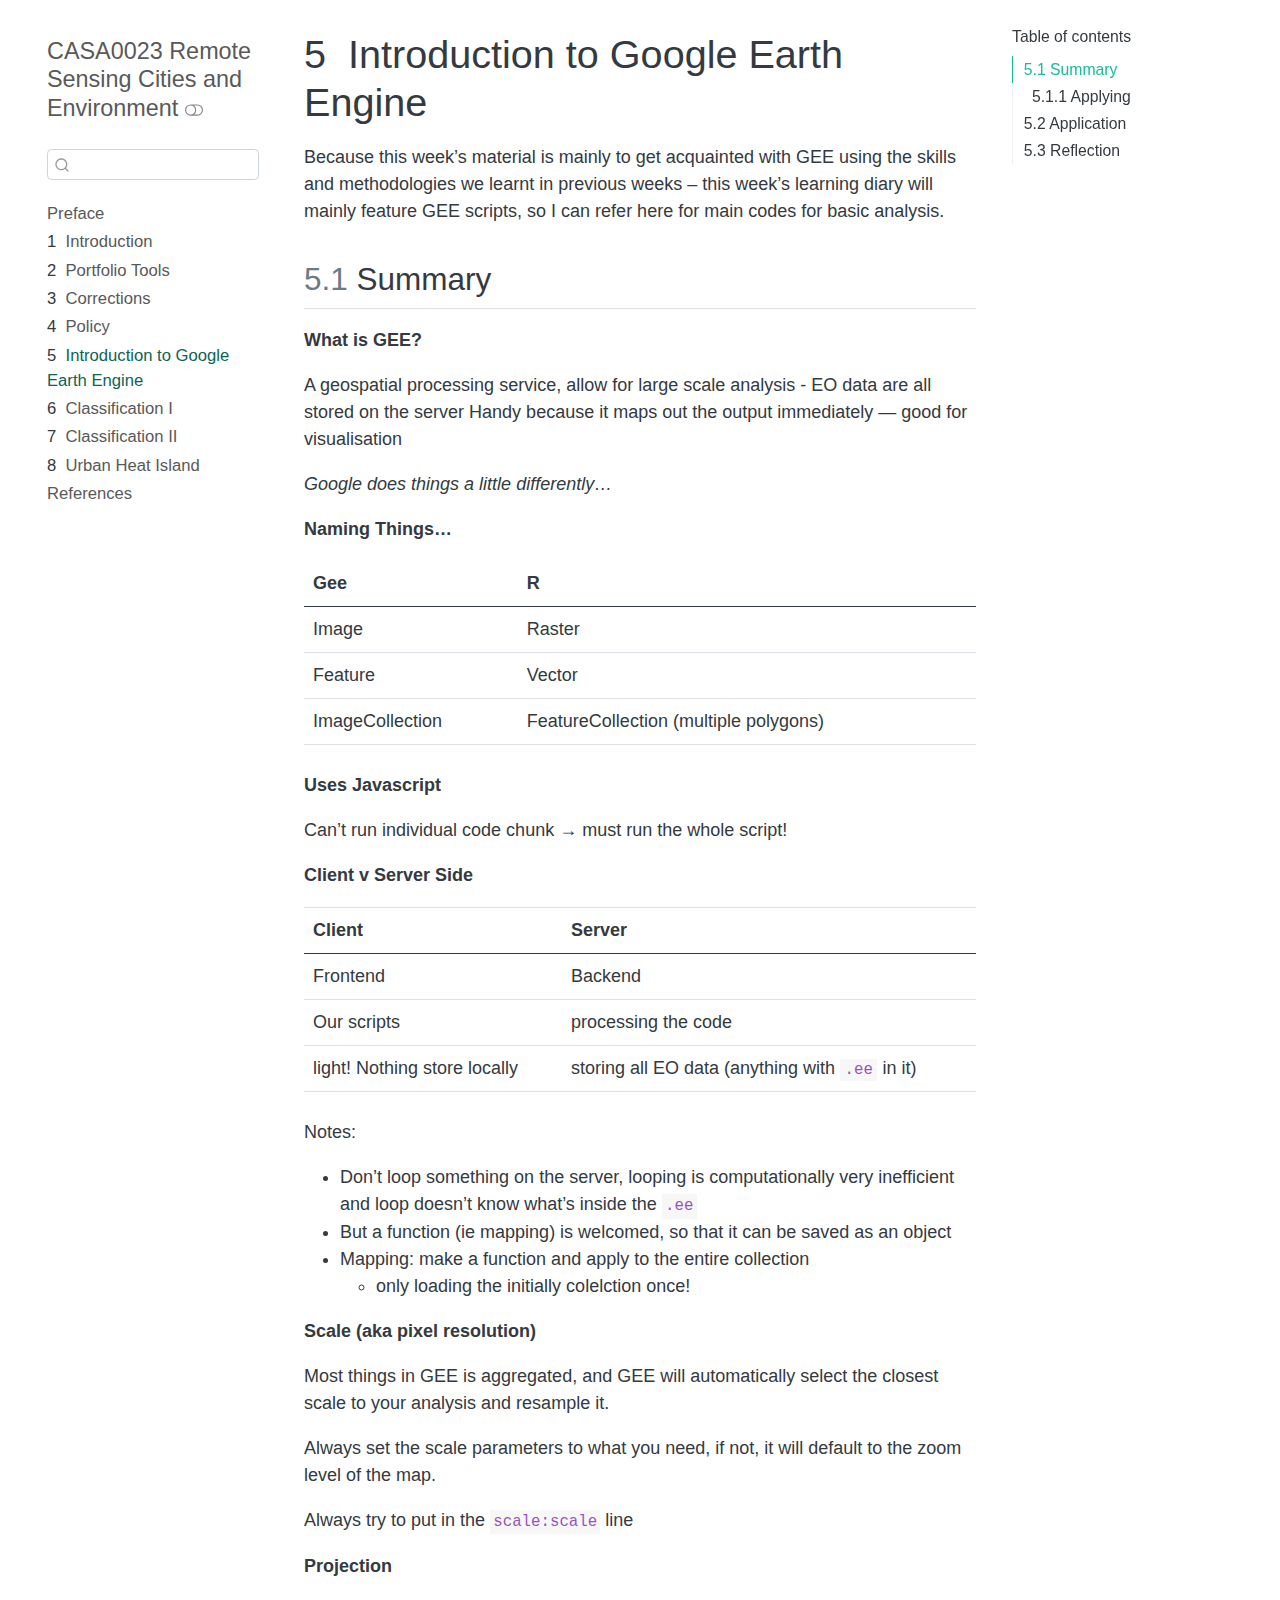
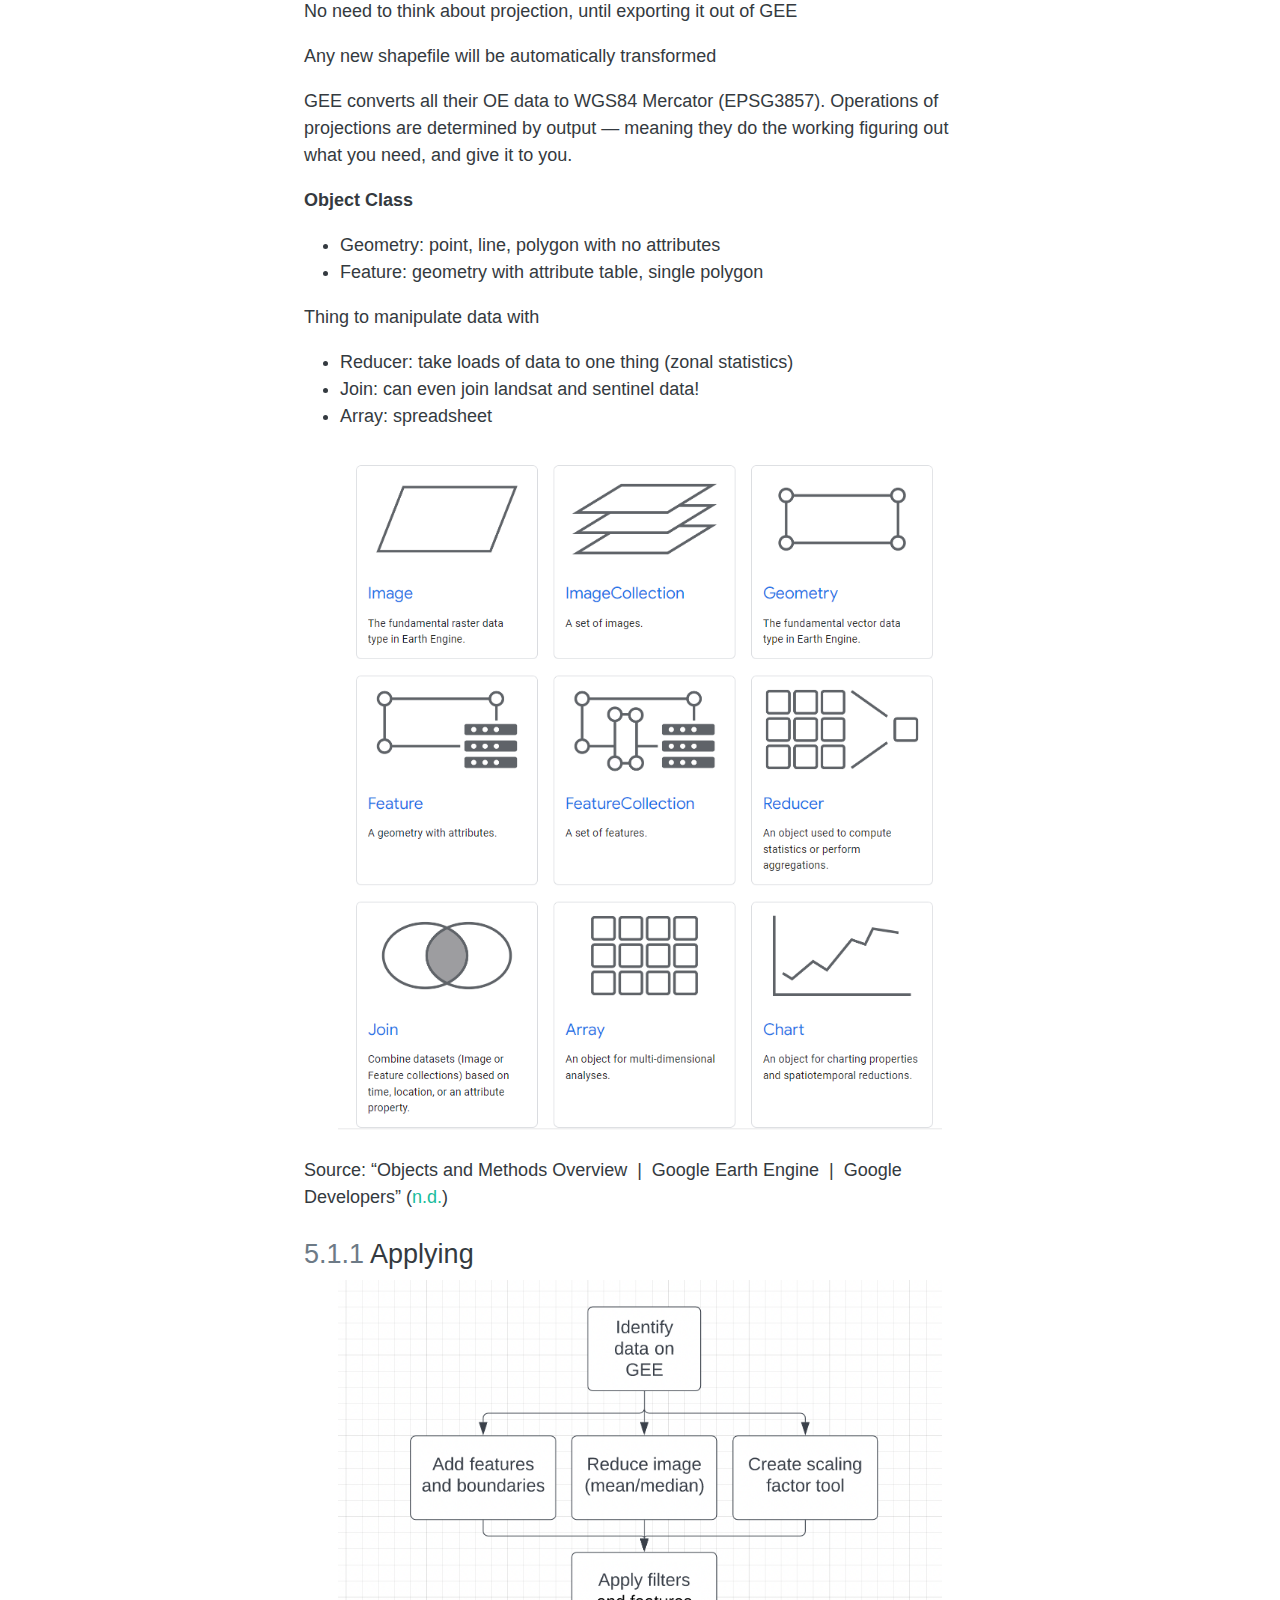
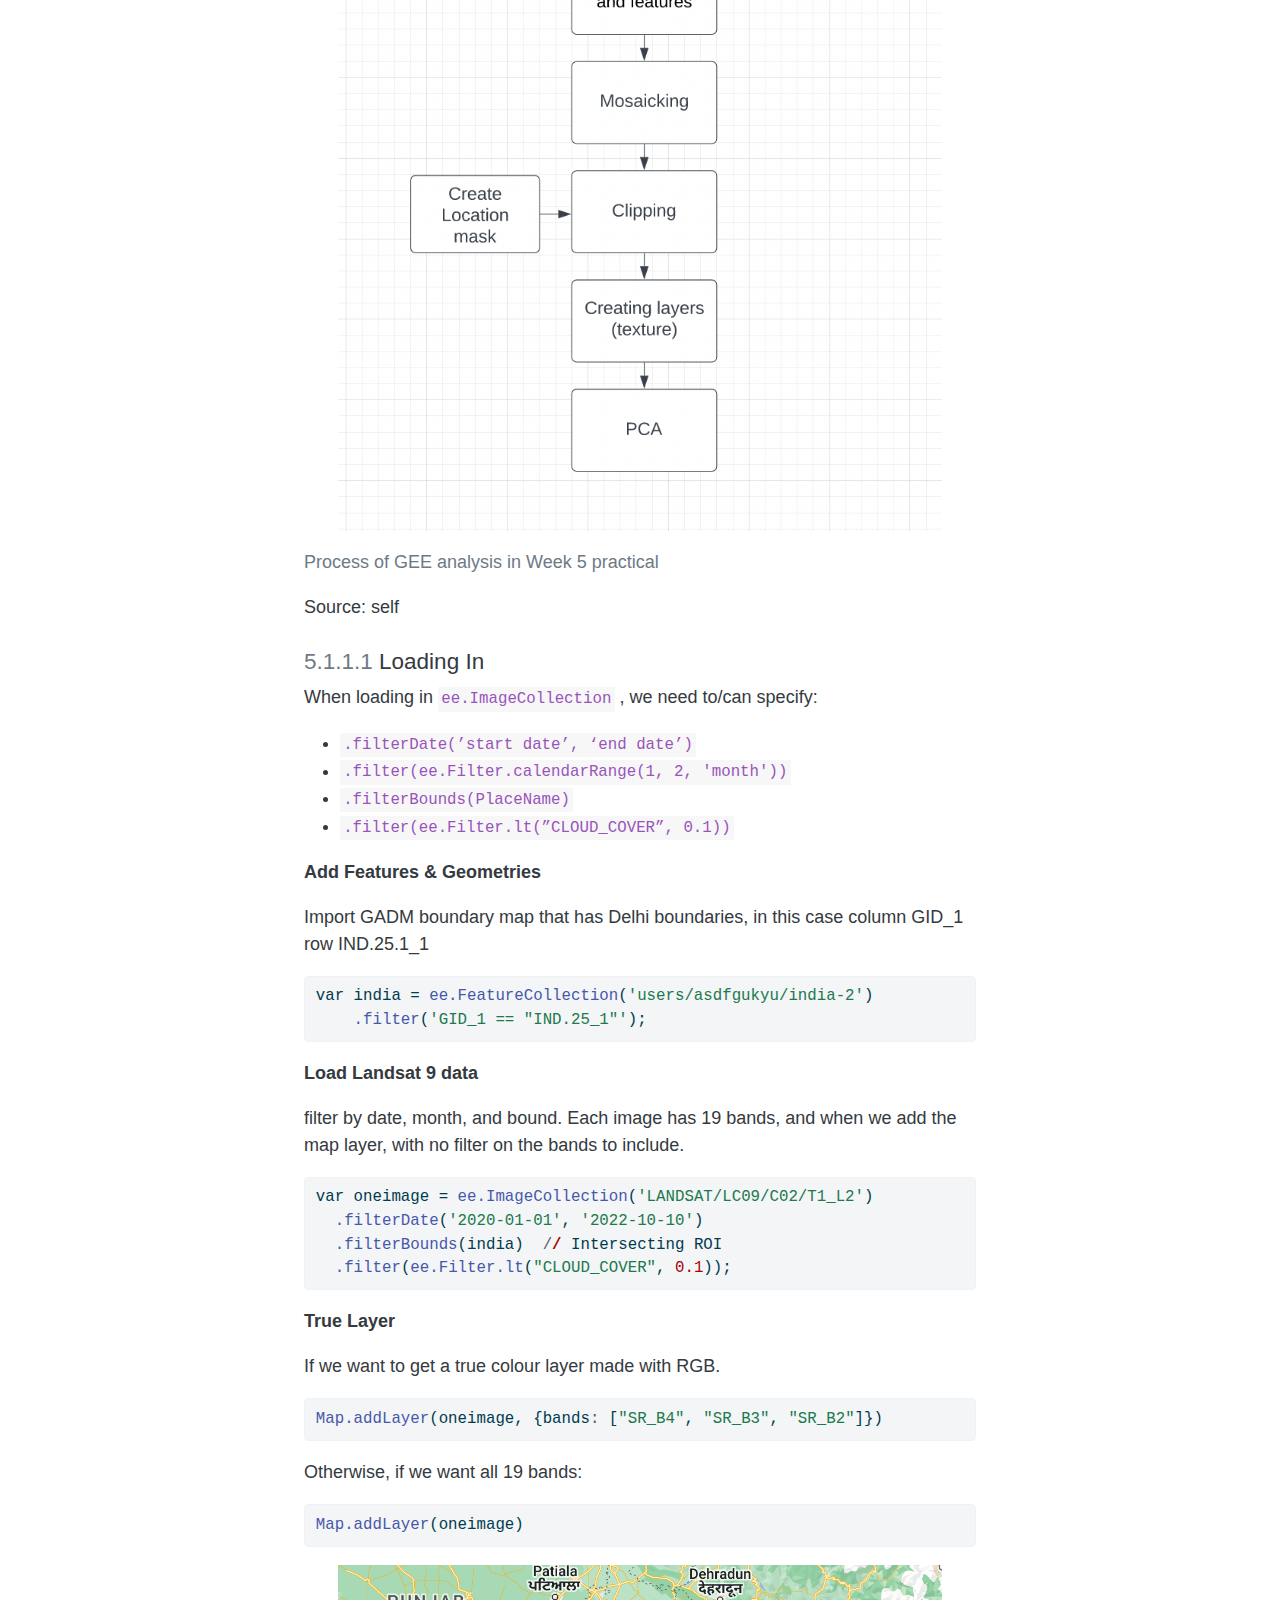
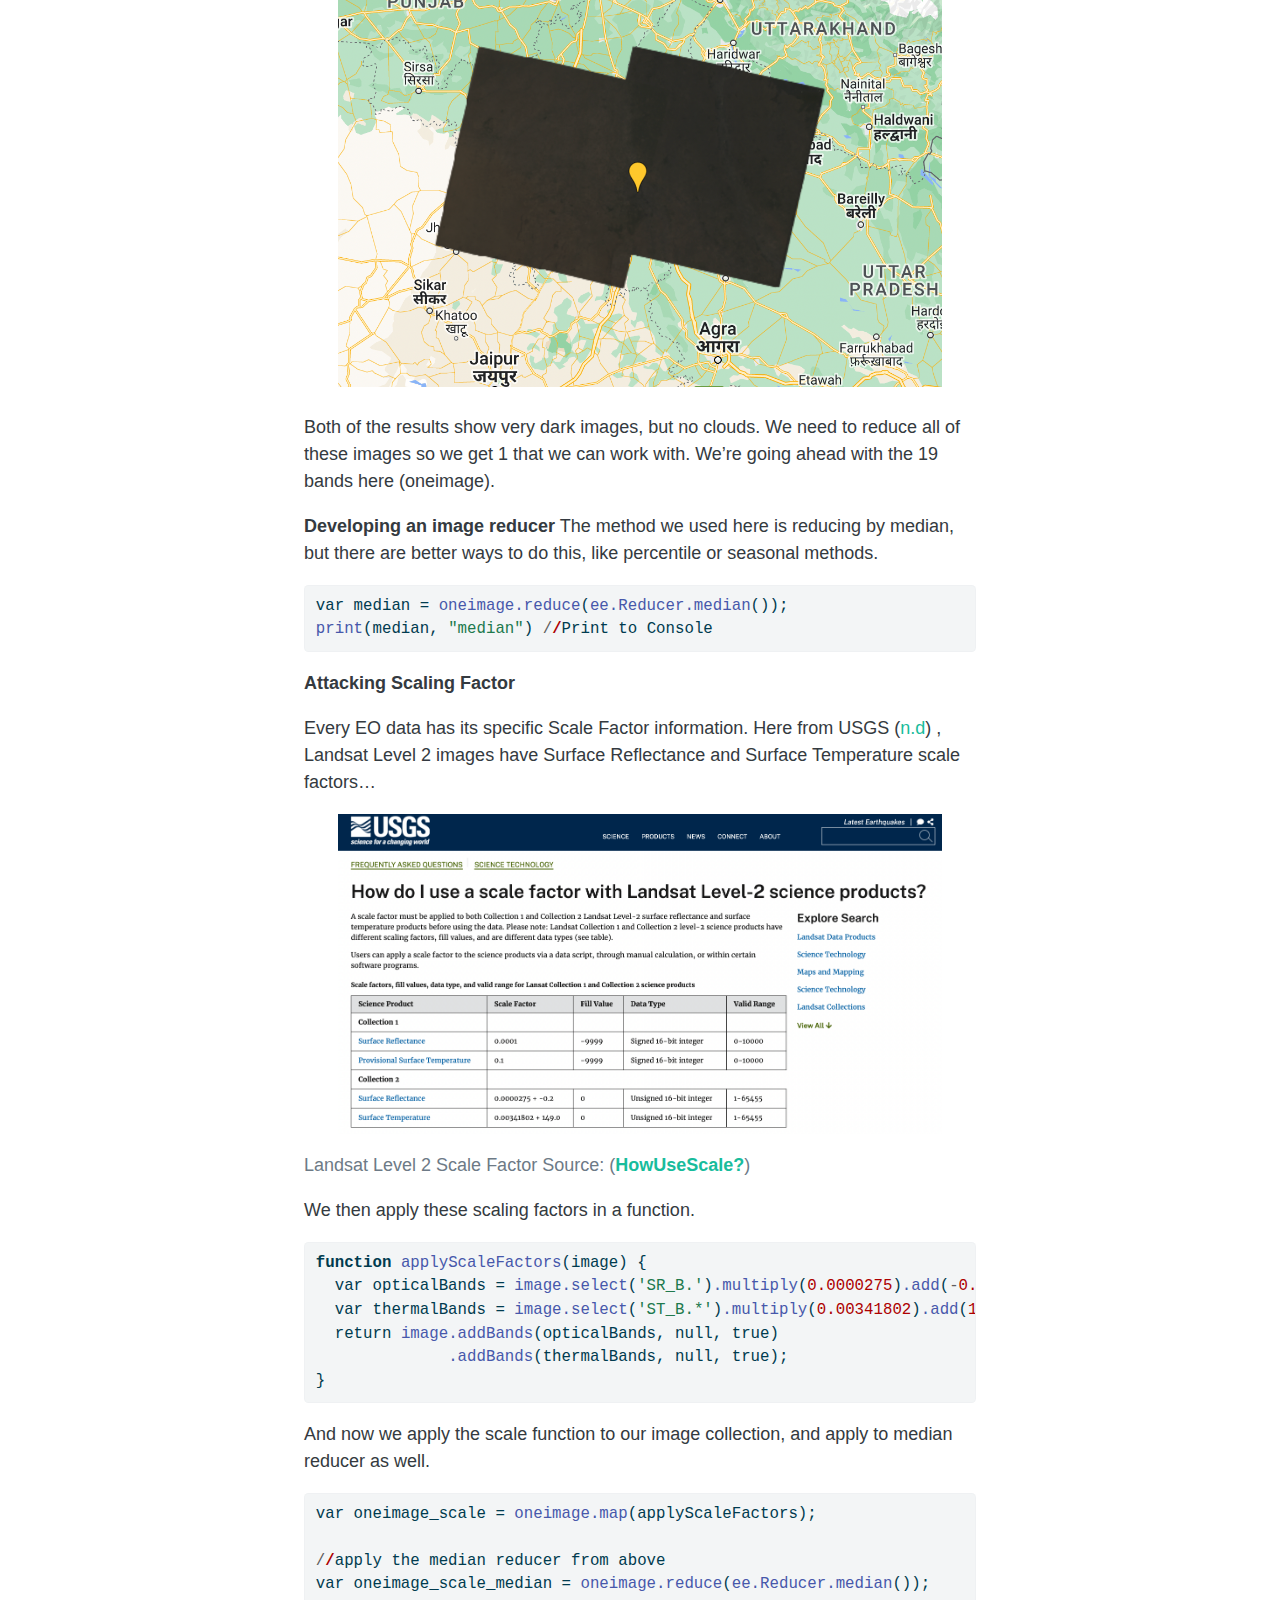
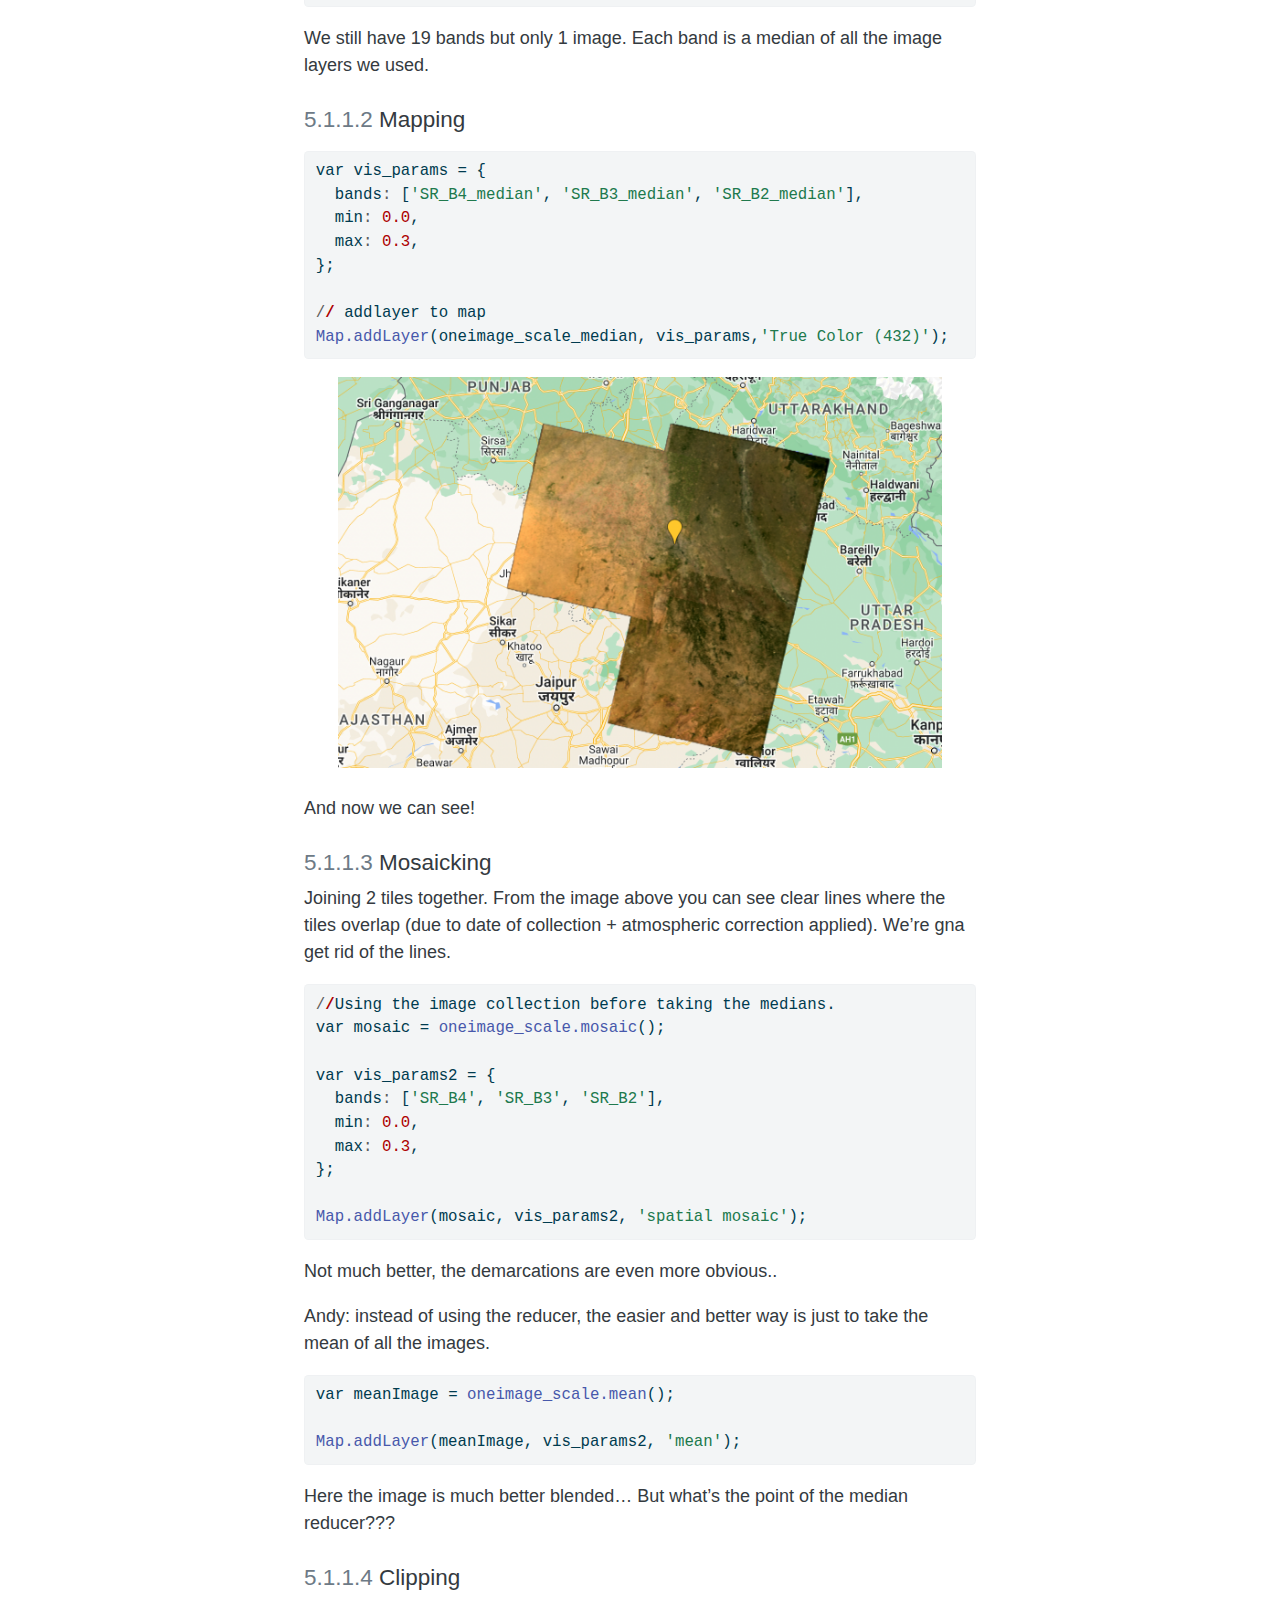
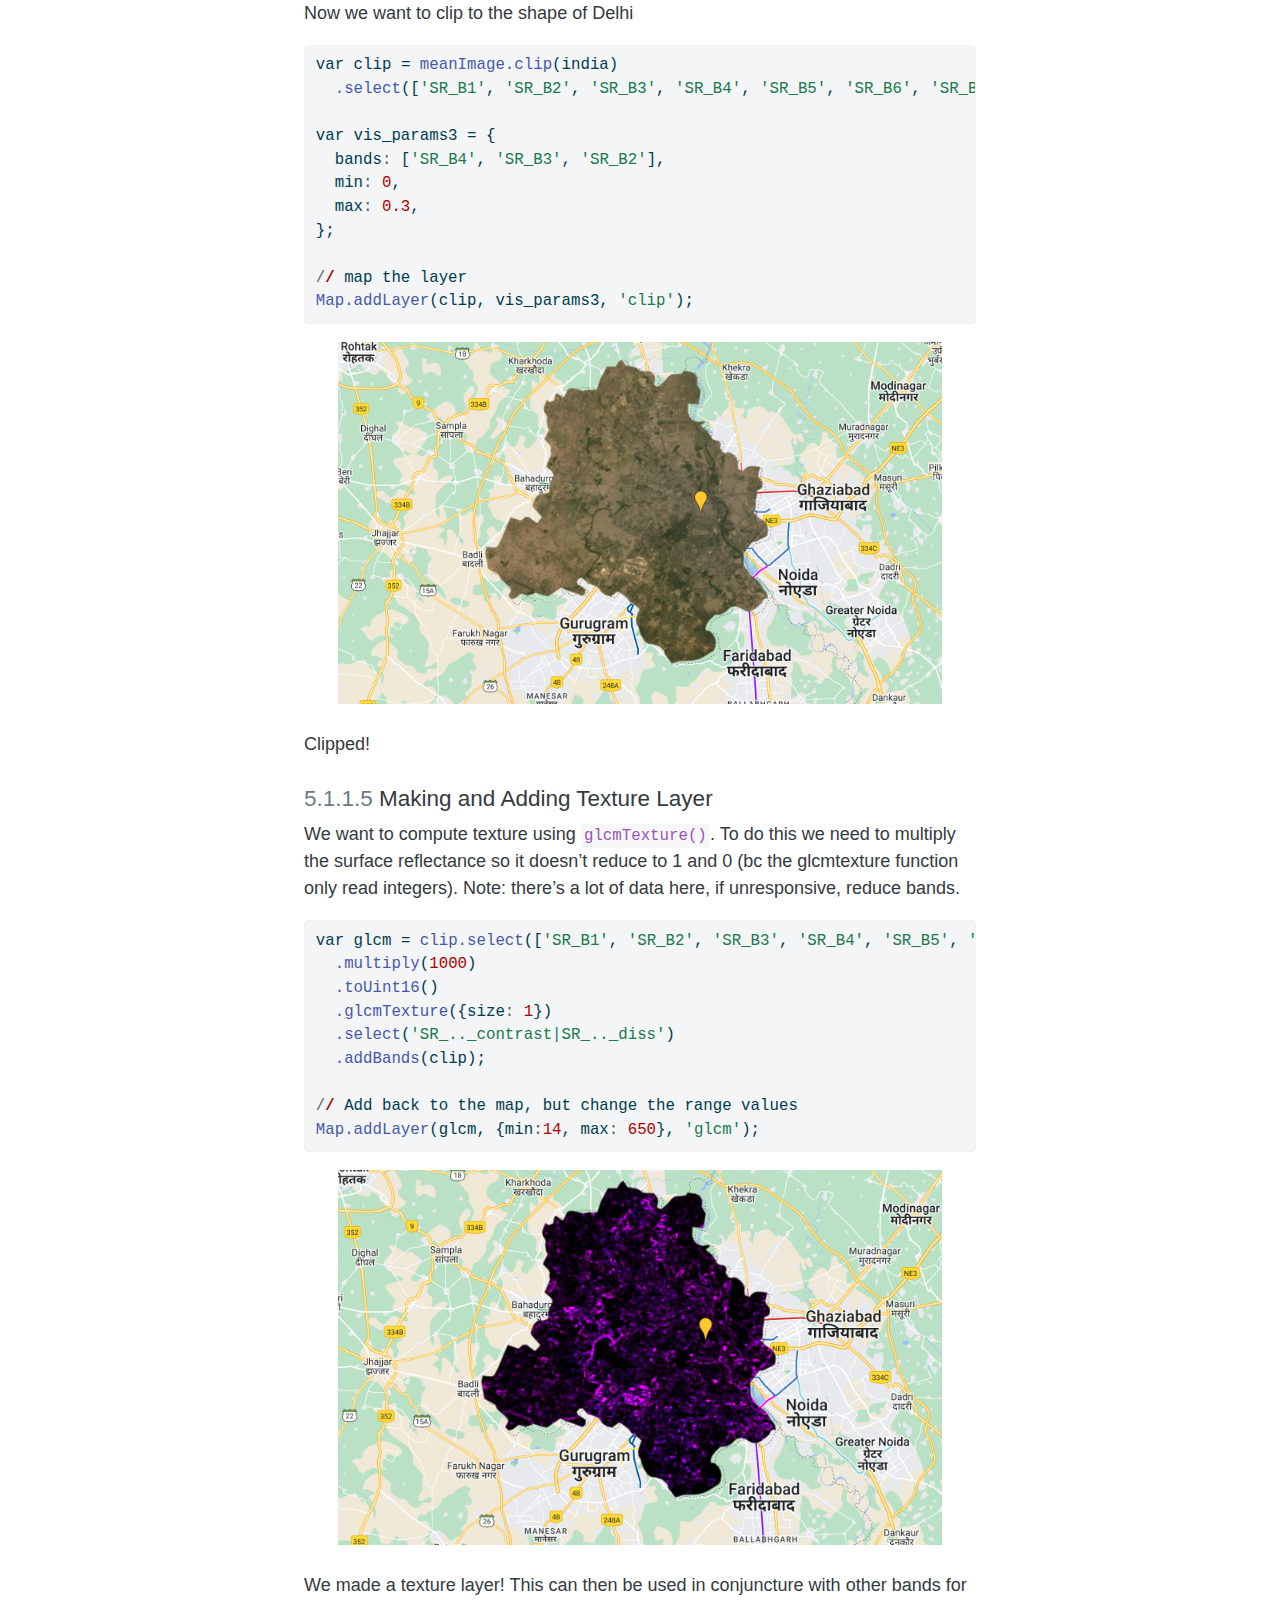
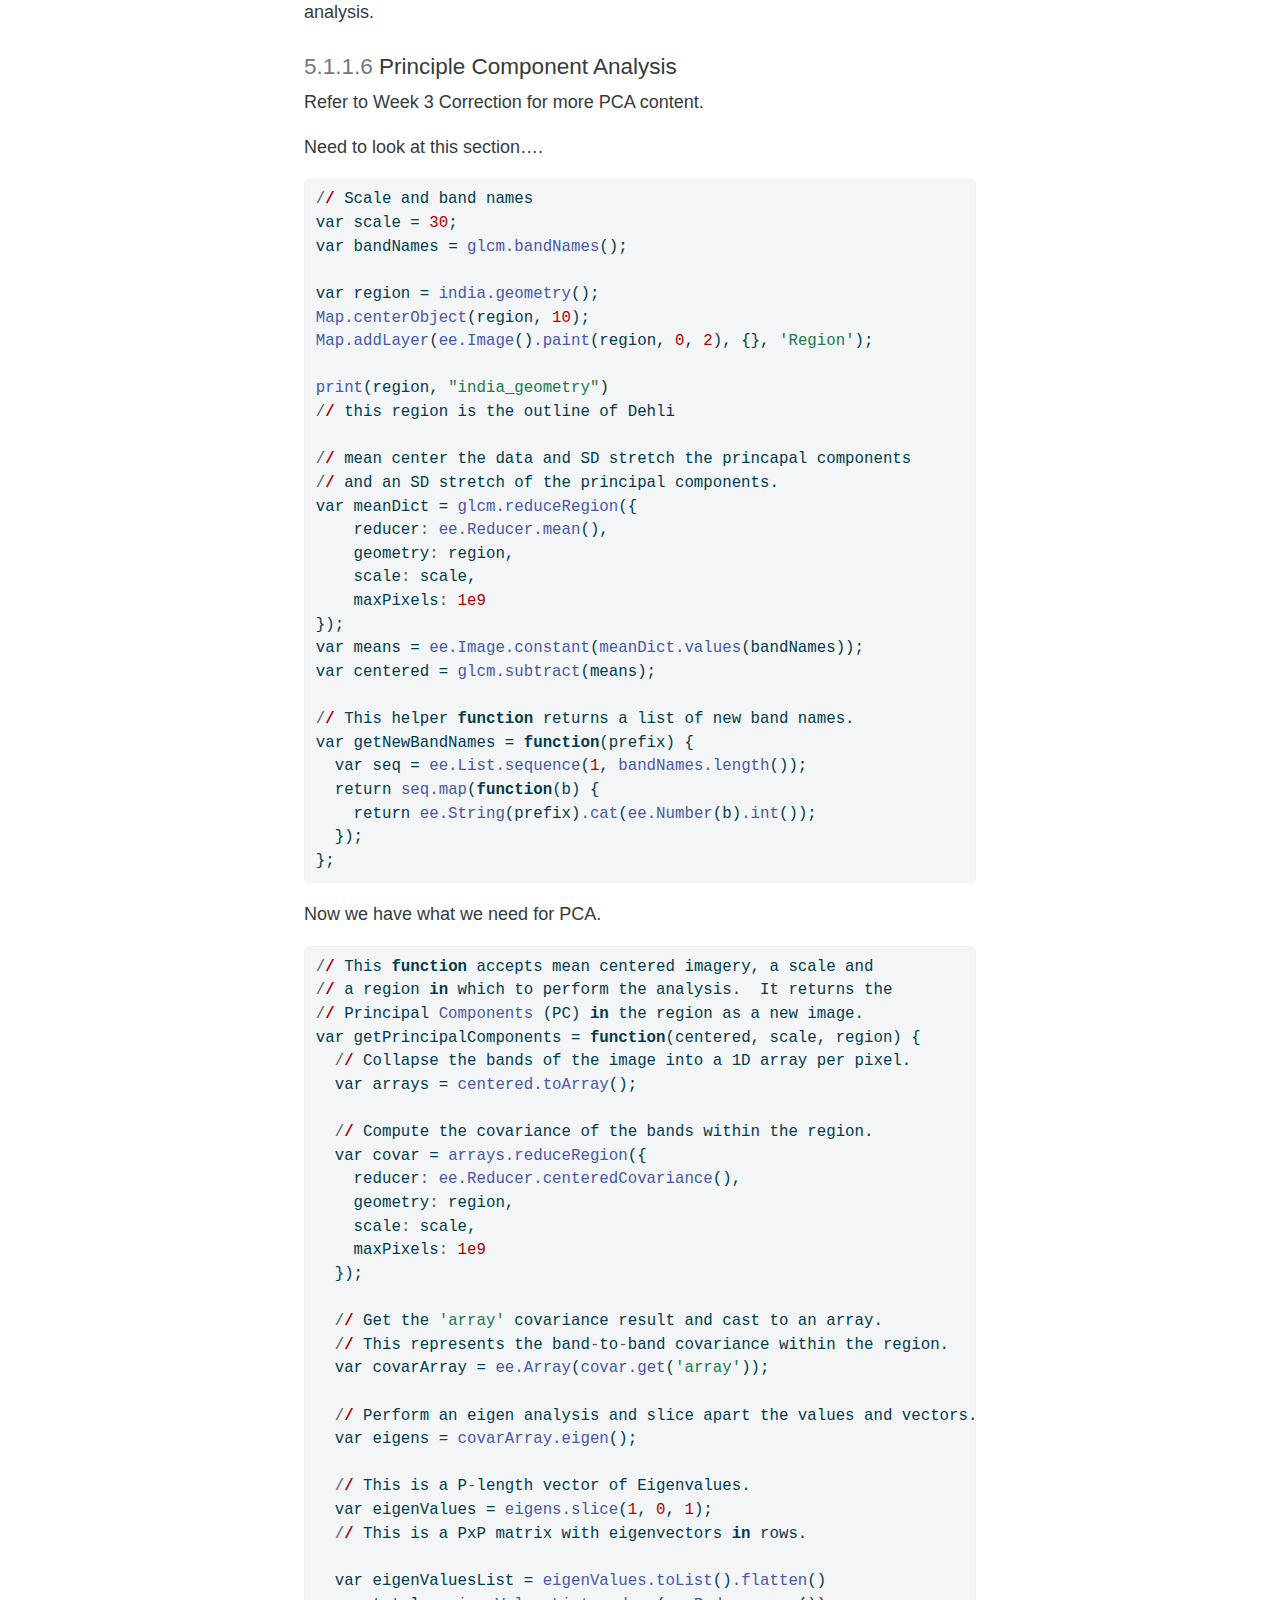
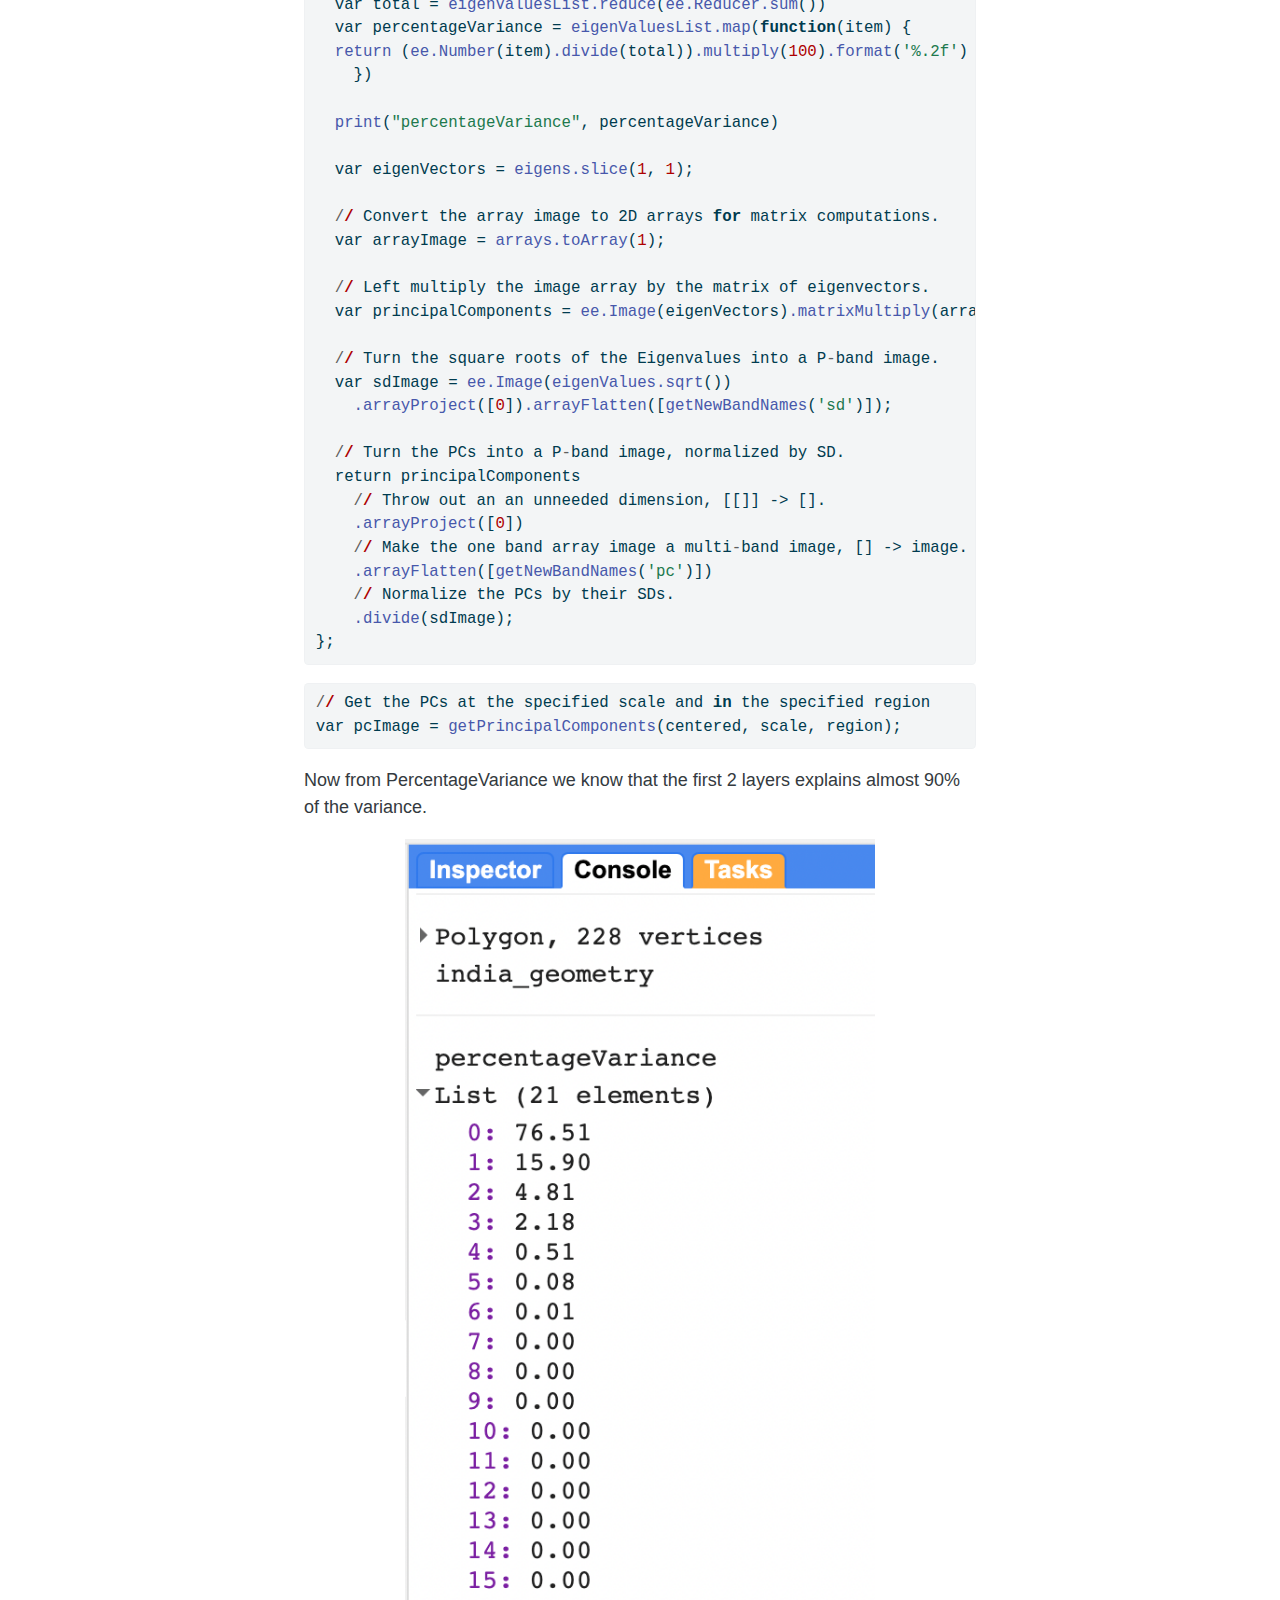
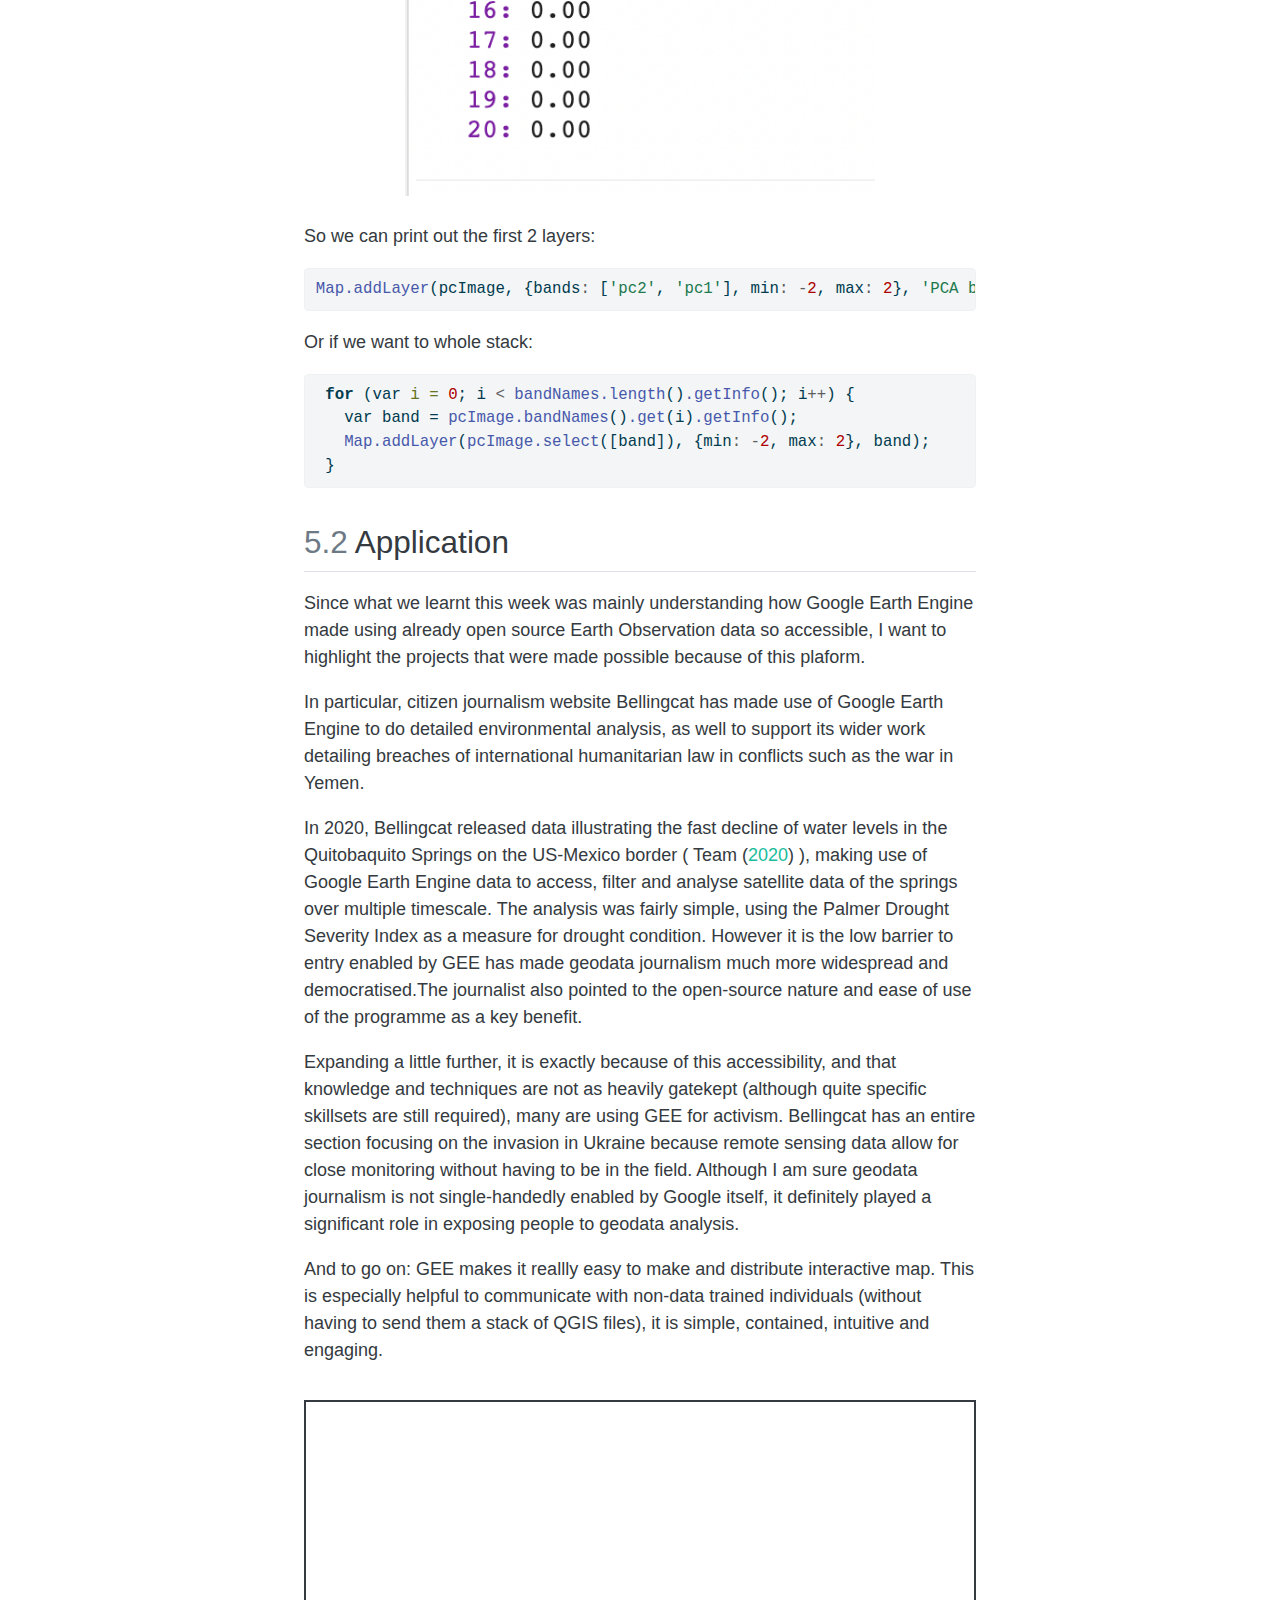
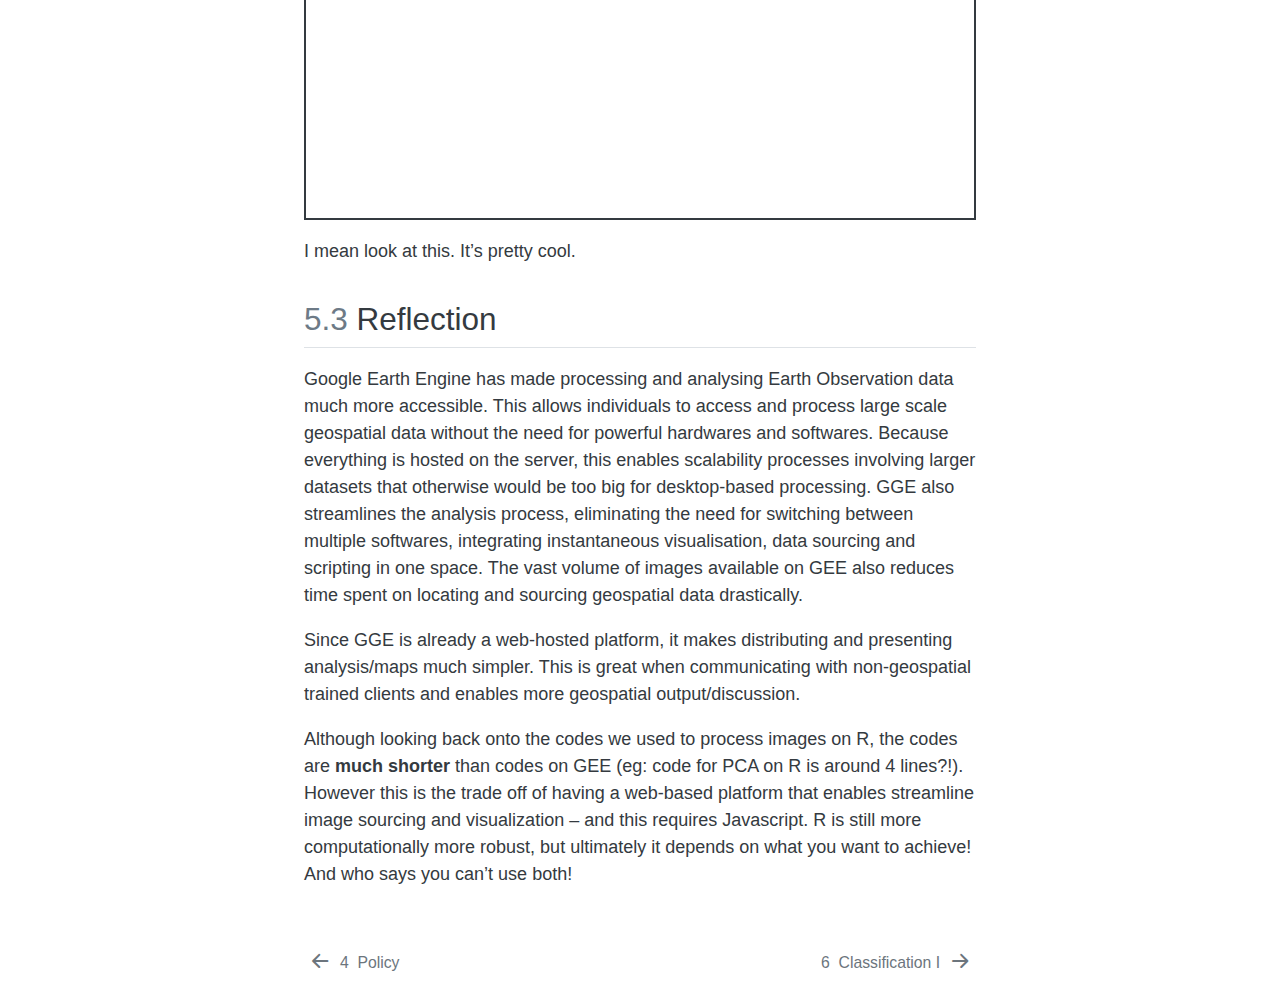
<file: docs/week5.html>
<!DOCTYPE html>
<html xmlns="http://www.w3.org/1999/xhtml" lang="en" xml:lang="en"><head>

<meta charset="utf-8">
<meta name="generator" content="quarto-1.1.251">

<meta name="viewport" content="width=device-width, initial-scale=1.0, user-scalable=yes">


<title>CASA0023 Remote Sensing Cities and Environment - 5&nbsp; Introduction to Google Earth Engine</title>
<style>
code{white-space: pre-wrap;}
span.smallcaps{font-variant: small-caps;}
div.columns{display: flex; gap: min(4vw, 1.5em);}
div.column{flex: auto; overflow-x: auto;}
div.hanging-indent{margin-left: 1.5em; text-indent: -1.5em;}
ul.task-list{list-style: none;}
ul.task-list li input[type="checkbox"] {
  width: 0.8em;
  margin: 0 0.8em 0.2em -1.6em;
  vertical-align: middle;
}
pre > code.sourceCode { white-space: pre; position: relative; }
pre > code.sourceCode > span { display: inline-block; line-height: 1.25; }
pre > code.sourceCode > span:empty { height: 1.2em; }
.sourceCode { overflow: visible; }
code.sourceCode > span { color: inherit; text-decoration: inherit; }
div.sourceCode { margin: 1em 0; }
pre.sourceCode { margin: 0; }
@media screen {
div.sourceCode { overflow: auto; }
}
@media print {
pre > code.sourceCode { white-space: pre-wrap; }
pre > code.sourceCode > span { text-indent: -5em; padding-left: 5em; }
}
pre.numberSource code
  { counter-reset: source-line 0; }
pre.numberSource code > span
  { position: relative; left: -4em; counter-increment: source-line; }
pre.numberSource code > span > a:first-child::before
  { content: counter(source-line);
    position: relative; left: -1em; text-align: right; vertical-align: baseline;
    border: none; display: inline-block;
    -webkit-touch-callout: none; -webkit-user-select: none;
    -khtml-user-select: none; -moz-user-select: none;
    -ms-user-select: none; user-select: none;
    padding: 0 4px; width: 4em;
    color: #aaaaaa;
  }
pre.numberSource { margin-left: 3em; border-left: 1px solid #aaaaaa;  padding-left: 4px; }
div.sourceCode
  {   }
@media screen {
pre > code.sourceCode > span > a:first-child::before { text-decoration: underline; }
}
code span.al { color: #ff0000; font-weight: bold; } /* Alert */
code span.an { color: #60a0b0; font-weight: bold; font-style: italic; } /* Annotation */
code span.at { color: #7d9029; } /* Attribute */
code span.bn { color: #40a070; } /* BaseN */
code span.bu { color: #008000; } /* BuiltIn */
code span.cf { color: #007020; font-weight: bold; } /* ControlFlow */
code span.ch { color: #4070a0; } /* Char */
code span.cn { color: #880000; } /* Constant */
code span.co { color: #60a0b0; font-style: italic; } /* Comment */
code span.cv { color: #60a0b0; font-weight: bold; font-style: italic; } /* CommentVar */
code span.do { color: #ba2121; font-style: italic; } /* Documentation */
code span.dt { color: #902000; } /* DataType */
code span.dv { color: #40a070; } /* DecVal */
code span.er { color: #ff0000; font-weight: bold; } /* Error */
code span.ex { } /* Extension */
code span.fl { color: #40a070; } /* Float */
code span.fu { color: #06287e; } /* Function */
code span.im { color: #008000; font-weight: bold; } /* Import */
code span.in { color: #60a0b0; font-weight: bold; font-style: italic; } /* Information */
code span.kw { color: #007020; font-weight: bold; } /* Keyword */
code span.op { color: #666666; } /* Operator */
code span.ot { color: #007020; } /* Other */
code span.pp { color: #bc7a00; } /* Preprocessor */
code span.sc { color: #4070a0; } /* SpecialChar */
code span.ss { color: #bb6688; } /* SpecialString */
code span.st { color: #4070a0; } /* String */
code span.va { color: #19177c; } /* Variable */
code span.vs { color: #4070a0; } /* VerbatimString */
code span.wa { color: #60a0b0; font-weight: bold; font-style: italic; } /* Warning */
div.csl-bib-body { }
div.csl-entry {
  clear: both;
}
.hanging div.csl-entry {
  margin-left:2em;
  text-indent:-2em;
}
div.csl-left-margin {
  min-width:2em;
  float:left;
}
div.csl-right-inline {
  margin-left:2em;
  padding-left:1em;
}
div.csl-indent {
  margin-left: 2em;
}
</style>


<script src="site_libs/quarto-nav/quarto-nav.js"></script>
<script src="site_libs/quarto-nav/headroom.min.js"></script>
<script src="site_libs/clipboard/clipboard.min.js"></script>
<script src="site_libs/quarto-search/autocomplete.umd.js"></script>
<script src="site_libs/quarto-search/fuse.min.js"></script>
<script src="site_libs/quarto-search/quarto-search.js"></script>
<meta name="quarto:offset" content="./">
<link href="./week6.html" rel="next">
<link href="./week4.html" rel="prev">
<link href="./favicon-32x32.png" rel="icon" type="image/png">
<script src="site_libs/quarto-html/quarto.js"></script>
<script src="site_libs/quarto-html/popper.min.js"></script>
<script src="site_libs/quarto-html/tippy.umd.min.js"></script>
<script src="site_libs/quarto-html/anchor.min.js"></script>
<link href="site_libs/quarto-html/tippy.css" rel="stylesheet">
<link href="site_libs/quarto-html/quarto-syntax-highlighting.css" rel="stylesheet" class="quarto-color-scheme" id="quarto-text-highlighting-styles">
<link href="site_libs/quarto-html/quarto-syntax-highlighting-dark.css" rel="prefetch" class="quarto-color-scheme quarto-color-alternate" id="quarto-text-highlighting-styles">
<script src="site_libs/bootstrap/bootstrap.min.js"></script>
<link href="site_libs/bootstrap/bootstrap-icons.css" rel="stylesheet">
<link href="site_libs/bootstrap/bootstrap.min.css" rel="stylesheet" class="quarto-color-scheme" id="quarto-bootstrap" data-mode="light">
<link href="site_libs/bootstrap/bootstrap-dark.min.css" rel="prefetch" class="quarto-color-scheme quarto-color-alternate" id="quarto-bootstrap" data-mode="dark">
<script id="quarto-search-options" type="application/json">{
  "location": "sidebar",
  "copy-button": false,
  "collapse-after": 3,
  "panel-placement": "start",
  "type": "textbox",
  "limit": 20,
  "language": {
    "search-no-results-text": "No results",
    "search-matching-documents-text": "matching documents",
    "search-copy-link-title": "Copy link to search",
    "search-hide-matches-text": "Hide additional matches",
    "search-more-match-text": "more match in this document",
    "search-more-matches-text": "more matches in this document",
    "search-clear-button-title": "Clear",
    "search-detached-cancel-button-title": "Cancel",
    "search-submit-button-title": "Submit"
  }
}</script>
<script src="site_libs/fitvids-2.1.1/fitvids.min.js"></script>


</head>

<body class="nav-sidebar floating">

<div id="quarto-search-results"></div>
  <header id="quarto-header" class="headroom fixed-top">
  <nav class="quarto-secondary-nav" data-bs-toggle="collapse" data-bs-target="#quarto-sidebar" aria-controls="quarto-sidebar" aria-expanded="false" aria-label="Toggle sidebar navigation" onclick="if (window.quartoToggleHeadroom) { window.quartoToggleHeadroom(); }">
    <div class="container-fluid d-flex justify-content-between">
      <h1 class="quarto-secondary-nav-title"><span class="chapter-number">5</span>&nbsp; <span class="chapter-title">Introduction to Google Earth Engine</span></h1>
      <button type="button" class="quarto-btn-toggle btn" aria-label="Show secondary navigation">
        <i class="bi bi-chevron-right"></i>
      </button>
    </div>
  </nav>
</header>
<!-- content -->
<div id="quarto-content" class="quarto-container page-columns page-rows-contents page-layout-article">
<!-- sidebar -->
  <nav id="quarto-sidebar" class="sidebar collapse sidebar-navigation floating overflow-auto">
    <div class="pt-lg-2 mt-2 text-left sidebar-header">
    <div class="sidebar-title mb-0 py-0">
      <a href="./">CASA0023 Remote Sensing Cities and Environment</a> 
        <div class="sidebar-tools-main">
  <a href="" class="quarto-color-scheme-toggle sidebar-tool" onclick="window.quartoToggleColorScheme(); return false;" title="Toggle dark mode"><i class="bi"></i></a>
</div>
    </div>
      </div>
      <div class="mt-2 flex-shrink-0 align-items-center">
        <div class="sidebar-search">
        <div id="quarto-search" class="" title="Search"></div>
        </div>
      </div>
    <div class="sidebar-menu-container"> 
    <ul class="list-unstyled mt-1">
        <li class="sidebar-item">
  <div class="sidebar-item-container"> 
  <a href="./index.html" class="sidebar-item-text sidebar-link">Preface</a>
  </div>
</li>
        <li class="sidebar-item">
  <div class="sidebar-item-container"> 
  <a href="./week1.html" class="sidebar-item-text sidebar-link"><span class="chapter-number">1</span>&nbsp; <span class="chapter-title">Introduction</span></a>
  </div>
</li>
        <li class="sidebar-item">
  <div class="sidebar-item-container"> 
  <a href="./week2.html" class="sidebar-item-text sidebar-link"><span class="chapter-number">2</span>&nbsp; <span class="chapter-title">Portfolio Tools</span></a>
  </div>
</li>
        <li class="sidebar-item">
  <div class="sidebar-item-container"> 
  <a href="./week3.html" class="sidebar-item-text sidebar-link"><span class="chapter-number">3</span>&nbsp; <span class="chapter-title">Corrections</span></a>
  </div>
</li>
        <li class="sidebar-item">
  <div class="sidebar-item-container"> 
  <a href="./week4.html" class="sidebar-item-text sidebar-link"><span class="chapter-number">4</span>&nbsp; <span class="chapter-title">Policy</span></a>
  </div>
</li>
        <li class="sidebar-item">
  <div class="sidebar-item-container"> 
  <a href="./week5.html" class="sidebar-item-text sidebar-link active"><span class="chapter-number">5</span>&nbsp; <span class="chapter-title">Introduction to Google Earth Engine</span></a>
  </div>
</li>
        <li class="sidebar-item">
  <div class="sidebar-item-container"> 
  <a href="./week6.html" class="sidebar-item-text sidebar-link"><span class="chapter-number">6</span>&nbsp; <span class="chapter-title">Classification I</span></a>
  </div>
</li>
        <li class="sidebar-item">
  <div class="sidebar-item-container"> 
  <a href="./week7.html" class="sidebar-item-text sidebar-link"><span class="chapter-number">7</span>&nbsp; <span class="chapter-title">Classification II</span></a>
  </div>
</li>
        <li class="sidebar-item">
  <div class="sidebar-item-container"> 
  <a href="./week8.html" class="sidebar-item-text sidebar-link"><span class="chapter-number">8</span>&nbsp; <span class="chapter-title">Urban Heat Island</span></a>
  </div>
</li>
        <li class="sidebar-item">
  <div class="sidebar-item-container"> 
  <a href="./references.html" class="sidebar-item-text sidebar-link">References</a>
  </div>
</li>
    </ul>
    </div>
</nav>
<!-- margin-sidebar -->
    <div id="quarto-margin-sidebar" class="sidebar margin-sidebar">
        <nav id="TOC" role="doc-toc" class="toc-active">
    <h2 id="toc-title">Table of contents</h2>
   
  <ul>
  <li><a href="#summary" id="toc-summary" class="nav-link active" data-scroll-target="#summary"><span class="toc-section-number">5.1</span>  Summary</a>
  <ul class="collapse">
  <li><a href="#applying" id="toc-applying" class="nav-link" data-scroll-target="#applying"><span class="toc-section-number">5.1.1</span>  Applying</a></li>
  </ul></li>
  <li><a href="#application" id="toc-application" class="nav-link" data-scroll-target="#application"><span class="toc-section-number">5.2</span>  Application</a></li>
  <li><a href="#reflection" id="toc-reflection" class="nav-link" data-scroll-target="#reflection"><span class="toc-section-number">5.3</span>  Reflection</a></li>
  </ul>
</nav>
    </div>
<!-- main -->
<main class="content" id="quarto-document-content">

<header id="title-block-header" class="quarto-title-block default">
<div class="quarto-title">
<h1 class="title d-none d-lg-block"><span class="chapter-number">5</span>&nbsp; <span class="chapter-title">Introduction to Google Earth Engine</span></h1>
</div>



<div class="quarto-title-meta">

    
    
  </div>
  

</header>

<p>Because this week’s material is mainly to get acquainted with GEE using the skills and methodologies we learnt in previous weeks – this week’s learning diary will mainly feature GEE scripts, so I can refer here for main codes for basic analysis.</p>
<section id="summary" class="level2" data-number="5.1">
<h2 data-number="5.1" class="anchored" data-anchor-id="summary"><span class="header-section-number">5.1</span> Summary</h2>
<p><strong>What is GEE?</strong></p>
<p>A geospatial processing service, allow for large scale analysis - EO data are all stored on the server Handy because it maps out the output immediately — good for visualisation</p>
<p><em>Google does things a little differently…</em></p>
<p><strong>Naming Things…</strong></p>
<table class="table">
<thead>
<tr class="header">
<th>Gee</th>
<th>R</th>
</tr>
</thead>
<tbody>
<tr class="odd">
<td>Image</td>
<td>Raster</td>
</tr>
<tr class="even">
<td>Feature</td>
<td>Vector</td>
</tr>
<tr class="odd">
<td>ImageCollection</td>
<td>FeatureCollection (multiple polygons)</td>
</tr>
</tbody>
</table>
<p><strong>Uses Javascript</strong></p>
<p>Can’t run individual code chunk → must run the whole script!</p>
<p><strong>Client v Server Side</strong></p>
<table class="table">
<colgroup>
<col style="width: 38%">
<col style="width: 61%">
</colgroup>
<thead>
<tr class="header">
<th>Client</th>
<th>Server</th>
</tr>
</thead>
<tbody>
<tr class="odd">
<td>Frontend</td>
<td>Backend</td>
</tr>
<tr class="even">
<td>Our scripts</td>
<td>processing the code</td>
</tr>
<tr class="odd">
<td>light! Nothing store locally</td>
<td>storing all EO data (anything with <code>.ee</code> in it)</td>
</tr>
</tbody>
</table>
<p>Notes:</p>
<ul>
<li>Don’t loop something on the server, looping is computationally very inefficient and loop doesn’t know what’s inside the <code>.ee</code></li>
<li>But a function (ie mapping) is welcomed, so that it can be saved as an object</li>
<li>Mapping: make a function and apply to the entire collection
<ul>
<li>only loading the initially colelction once!</li>
</ul></li>
</ul>
<p><strong>Scale (aka pixel resolution)</strong></p>
<p>Most things in GEE is aggregated, and GEE will automatically select the closest scale to your analysis and resample it.</p>
<p>Always set the scale parameters to what you need, if not, it will default to the zoom level of the map.</p>
<p>Always try to put in the <code>scale:scale</code> line</p>
<p><strong>Projection</strong></p>
<p>No need to think about projection, until exporting it out of GEE</p>
<p>Any new shapefile will be automatically transformed</p>
<p>GEE converts all their OE data to WGS84 Mercator (EPSG3857). Operations of projections are determined by output — meaning they do the working figuring out what you need, and give it to you.</p>
<p><strong>Object Class</strong></p>
<ul>
<li>Geometry: point, line, polygon with no attributes</li>
<li>Feature: geometry with attribute table, single polygon</li>
</ul>
<p>Thing to manipulate data with</p>
<ul>
<li>Reducer: take loads of data to one thing (zonal statistics)</li>
<li>Join: can even join landsat and sentinel data!</li>
<li>Array: spreadsheet</li>
</ul>
<div class="cell" data-layout-align="center">
<div class="cell-output-display">
<div class="quarto-figure quarto-figure-center">
<figure class="figure">
<p><img src="img/GEE_object_classes.png" class="img-fluid figure-img" style="width:90.0%"></p>
</figure>
</div>
</div>
</div>
<p>Source: <span class="citation" data-cites="objects"><span>“Objects and Methods Overview &nbsp;|&nbsp; Google Earth Engine &nbsp;|&nbsp; Google Developers”</span> (<a href="references.html#ref-objects" role="doc-biblioref">n.d.</a>)</span></p>
<section id="applying" class="level3" data-number="5.1.1">
<h3 data-number="5.1.1" class="anchored" data-anchor-id="applying"><span class="header-section-number">5.1.1</span> Applying</h3>
<div class="cell" data-layout-align="center">
<div class="cell-output-display">
<div class="quarto-figure quarto-figure-center">
<figure class="figure">
<p><img src="img/GEE_flow.png" class="img-fluid figure-img" style="width:90.0%"></p>
<p></p><figcaption class="figure-caption">Process of GEE analysis in Week 5 practical</figcaption><p></p>
</figure>
</div>
</div>
</div>
<p>Source: self</p>
<section id="loading-in" class="level4" data-number="5.1.1.1">
<h4 data-number="5.1.1.1" class="anchored" data-anchor-id="loading-in"><span class="header-section-number">5.1.1.1</span> Loading In</h4>
<p>When loading in <code>ee.ImageCollection</code> , we need to/can specify:</p>
<ul>
<li><code>.filterDate(’start date’, ‘end date’)</code></li>
<li><code>.filter(ee.Filter.calendarRange(1, 2, 'month'))</code></li>
<li><code>.filterBounds(PlaceName)</code></li>
<li><code>.filter(ee.Filter.lt(”CLOUD_COVER”, 0.1))</code></li>
</ul>
<p><strong>Add Features &amp; Geometries</strong></p>
<p>Import GADM boundary map that has Delhi boundaries, in this case column GID_1 row IND.25.1_1</p>
<div class="cell">
<div class="sourceCode cell-code" id="cb1"><pre class="sourceCode r code-with-copy"><code class="sourceCode r"><span id="cb1-1"><a href="#cb1-1" aria-hidden="true" tabindex="-1"></a>var india <span class="ot">=</span> <span class="fu">ee.FeatureCollection</span>(<span class="st">'users/asdfgukyu/india-2'</span>)</span>
<span id="cb1-2"><a href="#cb1-2" aria-hidden="true" tabindex="-1"></a>    <span class="fu">.filter</span>(<span class="st">'GID_1 == "IND.25_1"'</span>);</span></code><button title="Copy to Clipboard" class="code-copy-button"><i class="bi"></i></button></pre></div>
</div>
<p><strong>Load Landsat 9 data</strong></p>
<p>filter by date, month, and bound. Each image has 19 bands, and when we add the map layer, with no filter on the bands to include.</p>
<div class="cell">
<div class="sourceCode cell-code" id="cb2"><pre class="sourceCode r code-with-copy"><code class="sourceCode r"><span id="cb2-1"><a href="#cb2-1" aria-hidden="true" tabindex="-1"></a>var oneimage <span class="ot">=</span> <span class="fu">ee.ImageCollection</span>(<span class="st">'LANDSAT/LC09/C02/T1_L2'</span>)</span>
<span id="cb2-2"><a href="#cb2-2" aria-hidden="true" tabindex="-1"></a>  <span class="fu">.filterDate</span>(<span class="st">'2020-01-01'</span>, <span class="st">'2022-10-10'</span>)</span>
<span id="cb2-3"><a href="#cb2-3" aria-hidden="true" tabindex="-1"></a>  <span class="fu">.filterBounds</span>(india)  <span class="sc">/</span><span class="er">/</span> Intersecting ROI</span>
<span id="cb2-4"><a href="#cb2-4" aria-hidden="true" tabindex="-1"></a>  <span class="fu">.filter</span>(<span class="fu">ee.Filter.lt</span>(<span class="st">"CLOUD_COVER"</span>, <span class="fl">0.1</span>));</span></code><button title="Copy to Clipboard" class="code-copy-button"><i class="bi"></i></button></pre></div>
</div>
<p><strong>True Layer</strong></p>
<p>If we want to get a true colour layer made with RGB.</p>
<div class="cell">
<div class="sourceCode cell-code" id="cb3"><pre class="sourceCode r code-with-copy"><code class="sourceCode r"><span id="cb3-1"><a href="#cb3-1" aria-hidden="true" tabindex="-1"></a><span class="fu">Map.addLayer</span>(oneimage, {bands<span class="sc">:</span> [<span class="st">"SR_B4"</span>, <span class="st">"SR_B3"</span>, <span class="st">"SR_B2"</span>]})</span></code><button title="Copy to Clipboard" class="code-copy-button"><i class="bi"></i></button></pre></div>
</div>
<p>Otherwise, if we want all 19 bands:</p>
<div class="cell">
<div class="sourceCode cell-code" id="cb4"><pre class="sourceCode r code-with-copy"><code class="sourceCode r"><span id="cb4-1"><a href="#cb4-1" aria-hidden="true" tabindex="-1"></a><span class="fu">Map.addLayer</span>(oneimage)</span></code><button title="Copy to Clipboard" class="code-copy-button"><i class="bi"></i></button></pre></div>
</div>
<div class="cell" data-layout-align="center">
<div class="cell-output-display">
<div class="quarto-figure quarto-figure-center">
<figure class="figure">
<p><img src="img/layer1_GEE.png" class="img-fluid figure-img" style="width:90.0%"></p>
</figure>
</div>
</div>
</div>
<p>Both of the results show very dark images, but no clouds. We need to reduce all of these images so we get 1 that we can work with. We’re going ahead with the 19 bands here (oneimage).</p>
<p><strong>Developing an image reducer</strong> The method we used here is reducing by median, but there are better ways to do this, like percentile or seasonal methods.</p>
<div class="cell">
<div class="sourceCode cell-code" id="cb5"><pre class="sourceCode r code-with-copy"><code class="sourceCode r"><span id="cb5-1"><a href="#cb5-1" aria-hidden="true" tabindex="-1"></a>var median <span class="ot">=</span> <span class="fu">oneimage.reduce</span>(<span class="fu">ee.Reducer.median</span>());</span>
<span id="cb5-2"><a href="#cb5-2" aria-hidden="true" tabindex="-1"></a><span class="fu">print</span>(median, <span class="st">"median"</span>) <span class="sc">/</span><span class="er">/</span>Print to Console</span></code><button title="Copy to Clipboard" class="code-copy-button"><i class="bi"></i></button></pre></div>
</div>
<p><strong>Attacking Scaling Factor</strong></p>
<p>Every EO data has its specific Scale Factor information. Here from <span class="citation" data-cites="usgsHowUseScalen.d">USGS (<a href="references.html#ref-usgsHowUseScalen.d" role="doc-biblioref">n.d</a>)</span> , Landsat Level 2 images have Surface Reflectance and Surface Temperature scale factors…</p>
<div class="cell" data-layout-align="center">
<div class="cell-output-display">
<div class="quarto-figure quarto-figure-center">
<figure class="figure">
<p><img src="img/usgs_landsat2.png" class="img-fluid figure-img" style="width:90.0%"></p>
<p></p><figcaption class="figure-caption">Landsat Level 2 Scale Factor Source: <span class="citation" data-cites="HowUseScale">(<a href="references.html#ref-HowUseScale" role="doc-biblioref"><strong>HowUseScale?</strong></a>)</span></figcaption><p></p>
</figure>
</div>
</div>
</div>
<p>We then apply these scaling factors in a function.</p>
<div class="cell">
<div class="sourceCode cell-code" id="cb6"><pre class="sourceCode r code-with-copy"><code class="sourceCode r"><span id="cb6-1"><a href="#cb6-1" aria-hidden="true" tabindex="-1"></a><span class="cf">function</span> <span class="fu">applyScaleFactors</span>(image) {</span>
<span id="cb6-2"><a href="#cb6-2" aria-hidden="true" tabindex="-1"></a>  var opticalBands <span class="ot">=</span> <span class="fu">image.select</span>(<span class="st">'SR_B.'</span>)<span class="fu">.multiply</span>(<span class="fl">0.0000275</span>)<span class="fu">.add</span>(<span class="sc">-</span><span class="fl">0.2</span>);</span>
<span id="cb6-3"><a href="#cb6-3" aria-hidden="true" tabindex="-1"></a>  var thermalBands <span class="ot">=</span> <span class="fu">image.select</span>(<span class="st">'ST_B.*'</span>)<span class="fu">.multiply</span>(<span class="fl">0.00341802</span>)<span class="fu">.add</span>(<span class="fl">149.0</span>);</span>
<span id="cb6-4"><a href="#cb6-4" aria-hidden="true" tabindex="-1"></a>  return <span class="fu">image.addBands</span>(opticalBands, null, true)</span>
<span id="cb6-5"><a href="#cb6-5" aria-hidden="true" tabindex="-1"></a>              <span class="fu">.addBands</span>(thermalBands, null, true);</span>
<span id="cb6-6"><a href="#cb6-6" aria-hidden="true" tabindex="-1"></a>}</span></code><button title="Copy to Clipboard" class="code-copy-button"><i class="bi"></i></button></pre></div>
</div>
<p>And now we apply the scale function to our image collection, and apply to median reducer as well.</p>
<div class="cell">
<div class="sourceCode cell-code" id="cb7"><pre class="sourceCode r code-with-copy"><code class="sourceCode r"><span id="cb7-1"><a href="#cb7-1" aria-hidden="true" tabindex="-1"></a>var oneimage_scale <span class="ot">=</span> <span class="fu">oneimage.map</span>(applyScaleFactors);</span>
<span id="cb7-2"><a href="#cb7-2" aria-hidden="true" tabindex="-1"></a></span>
<span id="cb7-3"><a href="#cb7-3" aria-hidden="true" tabindex="-1"></a><span class="sc">/</span><span class="er">/</span>apply the median reducer from above</span>
<span id="cb7-4"><a href="#cb7-4" aria-hidden="true" tabindex="-1"></a>var oneimage_scale_median <span class="ot">=</span> <span class="fu">oneimage.reduce</span>(<span class="fu">ee.Reducer.median</span>());</span></code><button title="Copy to Clipboard" class="code-copy-button"><i class="bi"></i></button></pre></div>
</div>
<p>We still have 19 bands but only 1 image. Each band is a median of all the image layers we used.</p>
</section>
<section id="mapping" class="level4" data-number="5.1.1.2">
<h4 data-number="5.1.1.2" class="anchored" data-anchor-id="mapping"><span class="header-section-number">5.1.1.2</span> Mapping</h4>
<div class="cell">
<div class="sourceCode cell-code" id="cb8"><pre class="sourceCode r code-with-copy"><code class="sourceCode r"><span id="cb8-1"><a href="#cb8-1" aria-hidden="true" tabindex="-1"></a>var vis_params <span class="ot">=</span> {</span>
<span id="cb8-2"><a href="#cb8-2" aria-hidden="true" tabindex="-1"></a>  bands<span class="sc">:</span> [<span class="st">'SR_B4_median'</span>, <span class="st">'SR_B3_median'</span>, <span class="st">'SR_B2_median'</span>],</span>
<span id="cb8-3"><a href="#cb8-3" aria-hidden="true" tabindex="-1"></a>  min<span class="sc">:</span> <span class="fl">0.0</span>,</span>
<span id="cb8-4"><a href="#cb8-4" aria-hidden="true" tabindex="-1"></a>  max<span class="sc">:</span> <span class="fl">0.3</span>,</span>
<span id="cb8-5"><a href="#cb8-5" aria-hidden="true" tabindex="-1"></a>};</span>
<span id="cb8-6"><a href="#cb8-6" aria-hidden="true" tabindex="-1"></a></span>
<span id="cb8-7"><a href="#cb8-7" aria-hidden="true" tabindex="-1"></a><span class="sc">/</span><span class="er">/</span> addlayer to map</span>
<span id="cb8-8"><a href="#cb8-8" aria-hidden="true" tabindex="-1"></a><span class="fu">Map.addLayer</span>(oneimage_scale_median, vis_params,<span class="st">'True Color (432)'</span>);</span></code><button title="Copy to Clipboard" class="code-copy-button"><i class="bi"></i></button></pre></div>
</div>
<div class="cell" data-layout-align="center">
<div class="cell-output-display">
<div class="quarto-figure quarto-figure-center">
<figure class="figure">
<p><img src="img/scaled_median_GEE.png" class="img-fluid figure-img" style="width:90.0%"></p>
</figure>
</div>
</div>
</div>
<p>And now we can see!</p>
</section>
<section id="mosaicking" class="level4" data-number="5.1.1.3">
<h4 data-number="5.1.1.3" class="anchored" data-anchor-id="mosaicking"><span class="header-section-number">5.1.1.3</span> Mosaicking</h4>
<p>Joining 2 tiles together. From the image above you can see clear lines where the tiles overlap (due to date of collection + atmospheric correction applied). We’re gna get rid of the lines.</p>
<div class="cell">
<div class="sourceCode cell-code" id="cb9"><pre class="sourceCode r code-with-copy"><code class="sourceCode r"><span id="cb9-1"><a href="#cb9-1" aria-hidden="true" tabindex="-1"></a><span class="sc">/</span><span class="er">/</span>Using the image collection before taking the medians.</span>
<span id="cb9-2"><a href="#cb9-2" aria-hidden="true" tabindex="-1"></a>var mosaic <span class="ot">=</span> <span class="fu">oneimage_scale.mosaic</span>();</span>
<span id="cb9-3"><a href="#cb9-3" aria-hidden="true" tabindex="-1"></a></span>
<span id="cb9-4"><a href="#cb9-4" aria-hidden="true" tabindex="-1"></a>var vis_params2 <span class="ot">=</span> {</span>
<span id="cb9-5"><a href="#cb9-5" aria-hidden="true" tabindex="-1"></a>  bands<span class="sc">:</span> [<span class="st">'SR_B4'</span>, <span class="st">'SR_B3'</span>, <span class="st">'SR_B2'</span>],</span>
<span id="cb9-6"><a href="#cb9-6" aria-hidden="true" tabindex="-1"></a>  min<span class="sc">:</span> <span class="fl">0.0</span>,</span>
<span id="cb9-7"><a href="#cb9-7" aria-hidden="true" tabindex="-1"></a>  max<span class="sc">:</span> <span class="fl">0.3</span>,</span>
<span id="cb9-8"><a href="#cb9-8" aria-hidden="true" tabindex="-1"></a>};</span>
<span id="cb9-9"><a href="#cb9-9" aria-hidden="true" tabindex="-1"></a></span>
<span id="cb9-10"><a href="#cb9-10" aria-hidden="true" tabindex="-1"></a><span class="fu">Map.addLayer</span>(mosaic, vis_params2, <span class="st">'spatial mosaic'</span>);</span></code><button title="Copy to Clipboard" class="code-copy-button"><i class="bi"></i></button></pre></div>
</div>
<p>Not much better, the demarcations are even more obvious..</p>
<p>Andy: instead of using the reducer, the easier and better way is just to take the mean of all the images.</p>
<div class="cell">
<div class="sourceCode cell-code" id="cb10"><pre class="sourceCode r code-with-copy"><code class="sourceCode r"><span id="cb10-1"><a href="#cb10-1" aria-hidden="true" tabindex="-1"></a>var meanImage <span class="ot">=</span> <span class="fu">oneimage_scale.mean</span>();</span>
<span id="cb10-2"><a href="#cb10-2" aria-hidden="true" tabindex="-1"></a></span>
<span id="cb10-3"><a href="#cb10-3" aria-hidden="true" tabindex="-1"></a><span class="fu">Map.addLayer</span>(meanImage, vis_params2, <span class="st">'mean'</span>);</span></code><button title="Copy to Clipboard" class="code-copy-button"><i class="bi"></i></button></pre></div>
</div>
<p>Here the image is much better blended… But what’s the point of the median reducer???</p>
</section>
<section id="clipping" class="level4" data-number="5.1.1.4">
<h4 data-number="5.1.1.4" class="anchored" data-anchor-id="clipping"><span class="header-section-number">5.1.1.4</span> Clipping</h4>
<p>Now we want to clip to the shape of Delhi</p>
<div class="cell">
<div class="sourceCode cell-code" id="cb11"><pre class="sourceCode r code-with-copy"><code class="sourceCode r"><span id="cb11-1"><a href="#cb11-1" aria-hidden="true" tabindex="-1"></a>var clip <span class="ot">=</span> <span class="fu">meanImage.clip</span>(india)</span>
<span id="cb11-2"><a href="#cb11-2" aria-hidden="true" tabindex="-1"></a>  <span class="fu">.select</span>([<span class="st">'SR_B1'</span>, <span class="st">'SR_B2'</span>, <span class="st">'SR_B3'</span>, <span class="st">'SR_B4'</span>, <span class="st">'SR_B5'</span>, <span class="st">'SR_B6'</span>, <span class="st">'SR_B7'</span>]);</span>
<span id="cb11-3"><a href="#cb11-3" aria-hidden="true" tabindex="-1"></a></span>
<span id="cb11-4"><a href="#cb11-4" aria-hidden="true" tabindex="-1"></a>var vis_params3 <span class="ot">=</span> {</span>
<span id="cb11-5"><a href="#cb11-5" aria-hidden="true" tabindex="-1"></a>  bands<span class="sc">:</span> [<span class="st">'SR_B4'</span>, <span class="st">'SR_B3'</span>, <span class="st">'SR_B2'</span>],</span>
<span id="cb11-6"><a href="#cb11-6" aria-hidden="true" tabindex="-1"></a>  min<span class="sc">:</span> <span class="dv">0</span>,</span>
<span id="cb11-7"><a href="#cb11-7" aria-hidden="true" tabindex="-1"></a>  max<span class="sc">:</span> <span class="fl">0.3</span>,</span>
<span id="cb11-8"><a href="#cb11-8" aria-hidden="true" tabindex="-1"></a>};</span>
<span id="cb11-9"><a href="#cb11-9" aria-hidden="true" tabindex="-1"></a></span>
<span id="cb11-10"><a href="#cb11-10" aria-hidden="true" tabindex="-1"></a><span class="sc">/</span><span class="er">/</span> map the layer</span>
<span id="cb11-11"><a href="#cb11-11" aria-hidden="true" tabindex="-1"></a><span class="fu">Map.addLayer</span>(clip, vis_params3, <span class="st">'clip'</span>);</span></code><button title="Copy to Clipboard" class="code-copy-button"><i class="bi"></i></button></pre></div>
</div>
<div class="cell" data-layout-align="center">
<div class="cell-output-display">
<div class="quarto-figure quarto-figure-center">
<figure class="figure">
<p><img src="img/clipped_GEE.png" class="img-fluid figure-img" style="width:90.0%"></p>
</figure>
</div>
</div>
</div>
<p>Clipped!</p>
</section>
<section id="making-and-adding-texture-layer" class="level4" data-number="5.1.1.5">
<h4 data-number="5.1.1.5" class="anchored" data-anchor-id="making-and-adding-texture-layer"><span class="header-section-number">5.1.1.5</span> Making and Adding Texture Layer</h4>
<p>We want to compute texture using <code>glcmTexture()</code>. To do this we need to multiply the surface reflectance so it doesn’t reduce to 1 and 0 (bc the glcmtexture function only read integers). Note: there’s a lot of data here, if unresponsive, reduce bands.</p>
<div class="cell">
<div class="sourceCode cell-code" id="cb12"><pre class="sourceCode r code-with-copy"><code class="sourceCode r"><span id="cb12-1"><a href="#cb12-1" aria-hidden="true" tabindex="-1"></a>var glcm <span class="ot">=</span> <span class="fu">clip.select</span>([<span class="st">'SR_B1'</span>, <span class="st">'SR_B2'</span>, <span class="st">'SR_B3'</span>, <span class="st">'SR_B4'</span>, <span class="st">'SR_B5'</span>, <span class="st">'SR_B6'</span>, <span class="st">'SR_B7'</span>])</span>
<span id="cb12-2"><a href="#cb12-2" aria-hidden="true" tabindex="-1"></a>  <span class="fu">.multiply</span>(<span class="dv">1000</span>)</span>
<span id="cb12-3"><a href="#cb12-3" aria-hidden="true" tabindex="-1"></a>  <span class="fu">.toUint16</span>()</span>
<span id="cb12-4"><a href="#cb12-4" aria-hidden="true" tabindex="-1"></a>  <span class="fu">.glcmTexture</span>({size<span class="sc">:</span> <span class="dv">1</span>})</span>
<span id="cb12-5"><a href="#cb12-5" aria-hidden="true" tabindex="-1"></a>  <span class="fu">.select</span>(<span class="st">'SR_.._contrast|SR_.._diss'</span>)</span>
<span id="cb12-6"><a href="#cb12-6" aria-hidden="true" tabindex="-1"></a>  <span class="fu">.addBands</span>(clip);</span>
<span id="cb12-7"><a href="#cb12-7" aria-hidden="true" tabindex="-1"></a>  </span>
<span id="cb12-8"><a href="#cb12-8" aria-hidden="true" tabindex="-1"></a><span class="sc">/</span><span class="er">/</span> Add back to the map, but change the range values  </span>
<span id="cb12-9"><a href="#cb12-9" aria-hidden="true" tabindex="-1"></a><span class="fu">Map.addLayer</span>(glcm, {min<span class="sc">:</span><span class="dv">14</span>, max<span class="sc">:</span> <span class="dv">650</span>}, <span class="st">'glcm'</span>);</span></code><button title="Copy to Clipboard" class="code-copy-button"><i class="bi"></i></button></pre></div>
</div>
<div class="cell" data-layout-align="center">
<div class="cell-output-display">
<div class="quarto-figure quarto-figure-center">
<figure class="figure">
<p><img src="img/texture_layer.png" class="img-fluid figure-img" style="width:90.0%"></p>
</figure>
</div>
</div>
</div>
<p>We made a texture layer! This can then be used in conjuncture with other bands for analysis.</p>
</section>
<section id="principle-component-analysis" class="level4" data-number="5.1.1.6">
<h4 data-number="5.1.1.6" class="anchored" data-anchor-id="principle-component-analysis"><span class="header-section-number">5.1.1.6</span> Principle Component Analysis</h4>
<p>Refer to Week 3 Correction for more PCA content.</p>
<p>Need to look at this section….</p>
<div class="cell">
<div class="sourceCode cell-code" id="cb13"><pre class="sourceCode r code-with-copy"><code class="sourceCode r"><span id="cb13-1"><a href="#cb13-1" aria-hidden="true" tabindex="-1"></a><span class="sc">/</span><span class="er">/</span> Scale and band names</span>
<span id="cb13-2"><a href="#cb13-2" aria-hidden="true" tabindex="-1"></a>var scale <span class="ot">=</span> <span class="dv">30</span>;</span>
<span id="cb13-3"><a href="#cb13-3" aria-hidden="true" tabindex="-1"></a>var bandNames <span class="ot">=</span> <span class="fu">glcm.bandNames</span>();</span>
<span id="cb13-4"><a href="#cb13-4" aria-hidden="true" tabindex="-1"></a></span>
<span id="cb13-5"><a href="#cb13-5" aria-hidden="true" tabindex="-1"></a>var region <span class="ot">=</span> <span class="fu">india.geometry</span>();</span>
<span id="cb13-6"><a href="#cb13-6" aria-hidden="true" tabindex="-1"></a><span class="fu">Map.centerObject</span>(region, <span class="dv">10</span>);</span>
<span id="cb13-7"><a href="#cb13-7" aria-hidden="true" tabindex="-1"></a><span class="fu">Map.addLayer</span>(<span class="fu">ee.Image</span>()<span class="fu">.paint</span>(region, <span class="dv">0</span>, <span class="dv">2</span>), {}, <span class="st">'Region'</span>);</span>
<span id="cb13-8"><a href="#cb13-8" aria-hidden="true" tabindex="-1"></a></span>
<span id="cb13-9"><a href="#cb13-9" aria-hidden="true" tabindex="-1"></a><span class="fu">print</span>(region, <span class="st">"india_geometry"</span>)</span>
<span id="cb13-10"><a href="#cb13-10" aria-hidden="true" tabindex="-1"></a><span class="sc">/</span><span class="er">/</span> this region is the outline of Dehli</span>
<span id="cb13-11"><a href="#cb13-11" aria-hidden="true" tabindex="-1"></a></span>
<span id="cb13-12"><a href="#cb13-12" aria-hidden="true" tabindex="-1"></a><span class="sc">/</span><span class="er">/</span> mean center the data and SD stretch the princapal components </span>
<span id="cb13-13"><a href="#cb13-13" aria-hidden="true" tabindex="-1"></a><span class="sc">/</span><span class="er">/</span> and an SD stretch of the principal components.</span>
<span id="cb13-14"><a href="#cb13-14" aria-hidden="true" tabindex="-1"></a>var meanDict <span class="ot">=</span> <span class="fu">glcm.reduceRegion</span>({</span>
<span id="cb13-15"><a href="#cb13-15" aria-hidden="true" tabindex="-1"></a>    reducer<span class="sc">:</span> <span class="fu">ee.Reducer.mean</span>(),</span>
<span id="cb13-16"><a href="#cb13-16" aria-hidden="true" tabindex="-1"></a>    geometry<span class="sc">:</span> region,</span>
<span id="cb13-17"><a href="#cb13-17" aria-hidden="true" tabindex="-1"></a>    scale<span class="sc">:</span> scale,</span>
<span id="cb13-18"><a href="#cb13-18" aria-hidden="true" tabindex="-1"></a>    maxPixels<span class="sc">:</span> <span class="fl">1e9</span></span>
<span id="cb13-19"><a href="#cb13-19" aria-hidden="true" tabindex="-1"></a>});</span>
<span id="cb13-20"><a href="#cb13-20" aria-hidden="true" tabindex="-1"></a>var means <span class="ot">=</span> <span class="fu">ee.Image.constant</span>(<span class="fu">meanDict.values</span>(bandNames));</span>
<span id="cb13-21"><a href="#cb13-21" aria-hidden="true" tabindex="-1"></a>var centered <span class="ot">=</span> <span class="fu">glcm.subtract</span>(means);</span>
<span id="cb13-22"><a href="#cb13-22" aria-hidden="true" tabindex="-1"></a></span>
<span id="cb13-23"><a href="#cb13-23" aria-hidden="true" tabindex="-1"></a><span class="sc">/</span><span class="er">/</span> This helper <span class="cf">function</span> returns a list of new band names.</span>
<span id="cb13-24"><a href="#cb13-24" aria-hidden="true" tabindex="-1"></a>var getNewBandNames <span class="ot">=</span> <span class="cf">function</span>(prefix) {</span>
<span id="cb13-25"><a href="#cb13-25" aria-hidden="true" tabindex="-1"></a>  var seq <span class="ot">=</span> <span class="fu">ee.List.sequence</span>(<span class="dv">1</span>, <span class="fu">bandNames.length</span>());</span>
<span id="cb13-26"><a href="#cb13-26" aria-hidden="true" tabindex="-1"></a>  return <span class="fu">seq.map</span>(<span class="cf">function</span>(b) {</span>
<span id="cb13-27"><a href="#cb13-27" aria-hidden="true" tabindex="-1"></a>    return <span class="fu">ee.String</span>(prefix)<span class="fu">.cat</span>(<span class="fu">ee.Number</span>(b)<span class="fu">.int</span>());</span>
<span id="cb13-28"><a href="#cb13-28" aria-hidden="true" tabindex="-1"></a>  });</span>
<span id="cb13-29"><a href="#cb13-29" aria-hidden="true" tabindex="-1"></a>};</span></code><button title="Copy to Clipboard" class="code-copy-button"><i class="bi"></i></button></pre></div>
</div>
<p>Now we have what we need for PCA.</p>
<div class="cell">
<div class="sourceCode cell-code" id="cb14"><pre class="sourceCode r code-with-copy"><code class="sourceCode r"><span id="cb14-1"><a href="#cb14-1" aria-hidden="true" tabindex="-1"></a><span class="sc">/</span><span class="er">/</span> This <span class="cf">function</span> accepts mean centered imagery, a scale and</span>
<span id="cb14-2"><a href="#cb14-2" aria-hidden="true" tabindex="-1"></a><span class="sc">/</span><span class="er">/</span> a region <span class="cf">in</span> which to perform the analysis.  It returns the</span>
<span id="cb14-3"><a href="#cb14-3" aria-hidden="true" tabindex="-1"></a><span class="sc">/</span><span class="er">/</span> Principal <span class="fu">Components</span> (PC) <span class="cf">in</span> the region as a new image.</span>
<span id="cb14-4"><a href="#cb14-4" aria-hidden="true" tabindex="-1"></a>var getPrincipalComponents <span class="ot">=</span> <span class="cf">function</span>(centered, scale, region) {</span>
<span id="cb14-5"><a href="#cb14-5" aria-hidden="true" tabindex="-1"></a>  <span class="sc">/</span><span class="er">/</span> Collapse the bands of the image into a 1D array per pixel.</span>
<span id="cb14-6"><a href="#cb14-6" aria-hidden="true" tabindex="-1"></a>  var arrays <span class="ot">=</span> <span class="fu">centered.toArray</span>();</span>
<span id="cb14-7"><a href="#cb14-7" aria-hidden="true" tabindex="-1"></a></span>
<span id="cb14-8"><a href="#cb14-8" aria-hidden="true" tabindex="-1"></a>  <span class="sc">/</span><span class="er">/</span> Compute the covariance of the bands within the region.</span>
<span id="cb14-9"><a href="#cb14-9" aria-hidden="true" tabindex="-1"></a>  var covar <span class="ot">=</span> <span class="fu">arrays.reduceRegion</span>({</span>
<span id="cb14-10"><a href="#cb14-10" aria-hidden="true" tabindex="-1"></a>    reducer<span class="sc">:</span> <span class="fu">ee.Reducer.centeredCovariance</span>(),</span>
<span id="cb14-11"><a href="#cb14-11" aria-hidden="true" tabindex="-1"></a>    geometry<span class="sc">:</span> region,</span>
<span id="cb14-12"><a href="#cb14-12" aria-hidden="true" tabindex="-1"></a>    scale<span class="sc">:</span> scale,</span>
<span id="cb14-13"><a href="#cb14-13" aria-hidden="true" tabindex="-1"></a>    maxPixels<span class="sc">:</span> <span class="fl">1e9</span></span>
<span id="cb14-14"><a href="#cb14-14" aria-hidden="true" tabindex="-1"></a>  });</span>
<span id="cb14-15"><a href="#cb14-15" aria-hidden="true" tabindex="-1"></a></span>
<span id="cb14-16"><a href="#cb14-16" aria-hidden="true" tabindex="-1"></a>  <span class="sc">/</span><span class="er">/</span> Get the <span class="st">'array'</span> covariance result and cast to an array.</span>
<span id="cb14-17"><a href="#cb14-17" aria-hidden="true" tabindex="-1"></a>  <span class="sc">/</span><span class="er">/</span> This represents the band<span class="sc">-</span>to<span class="sc">-</span>band covariance within the region.</span>
<span id="cb14-18"><a href="#cb14-18" aria-hidden="true" tabindex="-1"></a>  var covarArray <span class="ot">=</span> <span class="fu">ee.Array</span>(<span class="fu">covar.get</span>(<span class="st">'array'</span>));</span>
<span id="cb14-19"><a href="#cb14-19" aria-hidden="true" tabindex="-1"></a></span>
<span id="cb14-20"><a href="#cb14-20" aria-hidden="true" tabindex="-1"></a>  <span class="sc">/</span><span class="er">/</span> Perform an eigen analysis and slice apart the values and vectors.</span>
<span id="cb14-21"><a href="#cb14-21" aria-hidden="true" tabindex="-1"></a>  var eigens <span class="ot">=</span> <span class="fu">covarArray.eigen</span>();</span>
<span id="cb14-22"><a href="#cb14-22" aria-hidden="true" tabindex="-1"></a></span>
<span id="cb14-23"><a href="#cb14-23" aria-hidden="true" tabindex="-1"></a>  <span class="sc">/</span><span class="er">/</span> This is a P<span class="sc">-</span>length vector of Eigenvalues.</span>
<span id="cb14-24"><a href="#cb14-24" aria-hidden="true" tabindex="-1"></a>  var eigenValues <span class="ot">=</span> <span class="fu">eigens.slice</span>(<span class="dv">1</span>, <span class="dv">0</span>, <span class="dv">1</span>);</span>
<span id="cb14-25"><a href="#cb14-25" aria-hidden="true" tabindex="-1"></a>  <span class="sc">/</span><span class="er">/</span> This is a PxP matrix with eigenvectors <span class="cf">in</span> rows.</span>
<span id="cb14-26"><a href="#cb14-26" aria-hidden="true" tabindex="-1"></a>  </span>
<span id="cb14-27"><a href="#cb14-27" aria-hidden="true" tabindex="-1"></a>  var eigenValuesList <span class="ot">=</span> <span class="fu">eigenValues.toList</span>()<span class="fu">.flatten</span>()</span>
<span id="cb14-28"><a href="#cb14-28" aria-hidden="true" tabindex="-1"></a>  var total <span class="ot">=</span> <span class="fu">eigenValuesList.reduce</span>(<span class="fu">ee.Reducer.sum</span>())</span>
<span id="cb14-29"><a href="#cb14-29" aria-hidden="true" tabindex="-1"></a>  var percentageVariance <span class="ot">=</span> <span class="fu">eigenValuesList.map</span>(<span class="cf">function</span>(item) {</span>
<span id="cb14-30"><a href="#cb14-30" aria-hidden="true" tabindex="-1"></a>  <span class="fu">return</span> (<span class="fu">ee.Number</span>(item)<span class="fu">.divide</span>(total))<span class="fu">.multiply</span>(<span class="dv">100</span>)<span class="fu">.format</span>(<span class="st">'%.2f'</span>)</span>
<span id="cb14-31"><a href="#cb14-31" aria-hidden="true" tabindex="-1"></a>    })</span>
<span id="cb14-32"><a href="#cb14-32" aria-hidden="true" tabindex="-1"></a>  </span>
<span id="cb14-33"><a href="#cb14-33" aria-hidden="true" tabindex="-1"></a>  <span class="fu">print</span>(<span class="st">"percentageVariance"</span>, percentageVariance)  </span>
<span id="cb14-34"><a href="#cb14-34" aria-hidden="true" tabindex="-1"></a></span>
<span id="cb14-35"><a href="#cb14-35" aria-hidden="true" tabindex="-1"></a>  var eigenVectors <span class="ot">=</span> <span class="fu">eigens.slice</span>(<span class="dv">1</span>, <span class="dv">1</span>);</span>
<span id="cb14-36"><a href="#cb14-36" aria-hidden="true" tabindex="-1"></a></span>
<span id="cb14-37"><a href="#cb14-37" aria-hidden="true" tabindex="-1"></a>  <span class="sc">/</span><span class="er">/</span> Convert the array image to 2D arrays <span class="cf">for</span> matrix computations.</span>
<span id="cb14-38"><a href="#cb14-38" aria-hidden="true" tabindex="-1"></a>  var arrayImage <span class="ot">=</span> <span class="fu">arrays.toArray</span>(<span class="dv">1</span>);</span>
<span id="cb14-39"><a href="#cb14-39" aria-hidden="true" tabindex="-1"></a></span>
<span id="cb14-40"><a href="#cb14-40" aria-hidden="true" tabindex="-1"></a>  <span class="sc">/</span><span class="er">/</span> Left multiply the image array by the matrix of eigenvectors.</span>
<span id="cb14-41"><a href="#cb14-41" aria-hidden="true" tabindex="-1"></a>  var principalComponents <span class="ot">=</span> <span class="fu">ee.Image</span>(eigenVectors)<span class="fu">.matrixMultiply</span>(arrayImage);</span>
<span id="cb14-42"><a href="#cb14-42" aria-hidden="true" tabindex="-1"></a></span>
<span id="cb14-43"><a href="#cb14-43" aria-hidden="true" tabindex="-1"></a>  <span class="sc">/</span><span class="er">/</span> Turn the square roots of the Eigenvalues into a P<span class="sc">-</span>band image.</span>
<span id="cb14-44"><a href="#cb14-44" aria-hidden="true" tabindex="-1"></a>  var sdImage <span class="ot">=</span> <span class="fu">ee.Image</span>(<span class="fu">eigenValues.sqrt</span>())</span>
<span id="cb14-45"><a href="#cb14-45" aria-hidden="true" tabindex="-1"></a>    <span class="fu">.arrayProject</span>([<span class="dv">0</span>])<span class="fu">.arrayFlatten</span>([<span class="fu">getNewBandNames</span>(<span class="st">'sd'</span>)]);</span>
<span id="cb14-46"><a href="#cb14-46" aria-hidden="true" tabindex="-1"></a></span>
<span id="cb14-47"><a href="#cb14-47" aria-hidden="true" tabindex="-1"></a>  <span class="sc">/</span><span class="er">/</span> Turn the PCs into a P<span class="sc">-</span>band image, normalized by SD.</span>
<span id="cb14-48"><a href="#cb14-48" aria-hidden="true" tabindex="-1"></a>  return principalComponents</span>
<span id="cb14-49"><a href="#cb14-49" aria-hidden="true" tabindex="-1"></a>    <span class="sc">/</span><span class="er">/</span> Throw out an an unneeded dimension, [[]] <span class="ot">-&gt;</span> [].</span>
<span id="cb14-50"><a href="#cb14-50" aria-hidden="true" tabindex="-1"></a>    <span class="fu">.arrayProject</span>([<span class="dv">0</span>])</span>
<span id="cb14-51"><a href="#cb14-51" aria-hidden="true" tabindex="-1"></a>    <span class="sc">/</span><span class="er">/</span> Make the one band array image a multi<span class="sc">-</span>band image, [] <span class="ot">-&gt;</span> image.</span>
<span id="cb14-52"><a href="#cb14-52" aria-hidden="true" tabindex="-1"></a>    <span class="fu">.arrayFlatten</span>([<span class="fu">getNewBandNames</span>(<span class="st">'pc'</span>)])</span>
<span id="cb14-53"><a href="#cb14-53" aria-hidden="true" tabindex="-1"></a>    <span class="sc">/</span><span class="er">/</span> Normalize the PCs by their SDs.</span>
<span id="cb14-54"><a href="#cb14-54" aria-hidden="true" tabindex="-1"></a>    <span class="fu">.divide</span>(sdImage);</span>
<span id="cb14-55"><a href="#cb14-55" aria-hidden="true" tabindex="-1"></a>};</span></code><button title="Copy to Clipboard" class="code-copy-button"><i class="bi"></i></button></pre></div>
</div>
<div class="cell">
<div class="sourceCode cell-code" id="cb15"><pre class="sourceCode r code-with-copy"><code class="sourceCode r"><span id="cb15-1"><a href="#cb15-1" aria-hidden="true" tabindex="-1"></a><span class="sc">/</span><span class="er">/</span> Get the PCs at the specified scale and <span class="cf">in</span> the specified region</span>
<span id="cb15-2"><a href="#cb15-2" aria-hidden="true" tabindex="-1"></a>var pcImage <span class="ot">=</span> <span class="fu">getPrincipalComponents</span>(centered, scale, region);</span></code><button title="Copy to Clipboard" class="code-copy-button"><i class="bi"></i></button></pre></div>
</div>
<p>Now from PercentageVariance we know that the first 2 layers explains almost 90% of the variance.</p>
<div class="cell" data-layout-align="center">
<div class="cell-output-display">
<div class="quarto-figure quarto-figure-center">
<figure class="figure">
<p><img src="img/PCA.png" class="img-fluid figure-img" style="width:70.0%"></p>
</figure>
</div>
</div>
</div>
<p>So we can print out the first 2 layers:</p>
<div class="cell">
<div class="sourceCode cell-code" id="cb16"><pre class="sourceCode r code-with-copy"><code class="sourceCode r"><span id="cb16-1"><a href="#cb16-1" aria-hidden="true" tabindex="-1"></a><span class="fu">Map.addLayer</span>(pcImage, {bands<span class="sc">:</span> [<span class="st">'pc2'</span>, <span class="st">'pc1'</span>], min<span class="sc">:</span> <span class="sc">-</span><span class="dv">2</span>, max<span class="sc">:</span> <span class="dv">2</span>}, <span class="st">'PCA bands 1 and 2'</span>);</span></code><button title="Copy to Clipboard" class="code-copy-button"><i class="bi"></i></button></pre></div>
</div>
<p>Or if we want to whole stack:</p>
<div class="cell">
<div class="sourceCode cell-code" id="cb17"><pre class="sourceCode r code-with-copy"><code class="sourceCode r"><span id="cb17-1"><a href="#cb17-1" aria-hidden="true" tabindex="-1"></a> <span class="cf">for</span> (var <span class="at">i =</span> <span class="dv">0</span>; i <span class="sc">&lt;</span> <span class="fu">bandNames.length</span>()<span class="fu">.getInfo</span>(); i<span class="sc">++</span>) {</span>
<span id="cb17-2"><a href="#cb17-2" aria-hidden="true" tabindex="-1"></a>   var band <span class="ot">=</span> <span class="fu">pcImage.bandNames</span>()<span class="fu">.get</span>(i)<span class="fu">.getInfo</span>();</span>
<span id="cb17-3"><a href="#cb17-3" aria-hidden="true" tabindex="-1"></a>   <span class="fu">Map.addLayer</span>(<span class="fu">pcImage.select</span>([band]), {min<span class="sc">:</span> <span class="sc">-</span><span class="dv">2</span>, max<span class="sc">:</span> <span class="dv">2</span>}, band);</span>
<span id="cb17-4"><a href="#cb17-4" aria-hidden="true" tabindex="-1"></a> }</span></code><button title="Copy to Clipboard" class="code-copy-button"><i class="bi"></i></button></pre></div>
</div>
</section>
</section>
</section>
<section id="application" class="level2" data-number="5.2">
<h2 data-number="5.2" class="anchored" data-anchor-id="application"><span class="header-section-number">5.2</span> Application</h2>
<p>Since what we learnt this week was mainly understanding how Google Earth Engine made using already open source Earth Observation data so accessible, I want to highlight the projects that were made possible because of this plaform.</p>
<p>In particular, citizen journalism website Bellingcat has made use of Google Earth Engine to do detailed environmental analysis, as well to support its wider work detailing breaches of international humanitarian law in conflicts such as the war in Yemen.</p>
<p>In 2020, Bellingcat released data illustrating the fast decline of water levels in the Quitobaquito Springs on the US-Mexico border ( <span class="citation" data-cites="team2020">Team (<a href="references.html#ref-team2020" role="doc-biblioref">2020</a>)</span> ), making use of Google Earth Engine data to access, filter and analyse satellite data of the springs over multiple timescale. The analysis was fairly simple, using the Palmer Drought Severity Index as a measure for drought condition. However it is the low barrier to entry enabled by GEE has made geodata journalism much more widespread and democratised.The journalist also pointed to the open-source nature and ease of use of the programme as a key benefit.</p>
<p>Expanding a little further, it is exactly because of this accessibility, and that knowledge and techniques are not as heavily gatekept (although quite specific skillsets are still required), many are using GEE for activism. Bellingcat has an entire section focusing on the invasion in Ukraine because remote sensing data allow for close monitoring without having to be in the field. Although I am sure geodata journalism is not single-handedly enabled by Google itself, it definitely played a significant role in exposing people to geodata analysis.</p>
<p>And to go on: GEE makes it reallly easy to make and distribute interactive map. This is especially helpful to communicate with non-data trained individuals (without having to send them a stack of QGIS files), it is simple, contained, intuitive and engaging.</p>
<div class="cell">
<div class="cell-output-display">
<div class="shareagain" style="min-width:300px;margin:1em auto;" data-exeternal="1">
<iframe src="https://google.earthengine.app/view/forest-change" width="1600" height="1000" style="border:2px solid currentColor;" loading="lazy" allowfullscreen=""></iframe>
<script>fitvids('.shareagain', {players: 'iframe'});</script>
</div>
</div>
</div>
<p>I mean look at this. It’s pretty cool.</p>
</section>
<section id="reflection" class="level2" data-number="5.3">
<h2 data-number="5.3" class="anchored" data-anchor-id="reflection"><span class="header-section-number">5.3</span> Reflection</h2>
<p>Google Earth Engine has made processing and analysing Earth Observation data much more accessible. This allows individuals to access and process large scale geospatial data without the need for powerful hardwares and softwares. Because everything is hosted on the server, this enables scalability processes involving larger datasets that otherwise would be too big for desktop-based processing. GGE also streamlines the analysis process, eliminating the need for switching between multiple softwares, integrating instantaneous visualisation, data sourcing and scripting in one space. The vast volume of images available on GEE also reduces time spent on locating and sourcing geospatial data drastically.</p>
<p>Since GGE is already a web-hosted platform, it makes distributing and presenting analysis/maps much simpler. This is great when communicating with non-geospatial trained clients and enables more geospatial output/discussion.</p>
<p>Although looking back onto the codes we used to process images on R, the codes are <strong>much shorter</strong> than codes on GEE (eg: code for PCA on R is around 4 lines?!). However this is the trade off of having a web-based platform that enables streamline image sourcing and visualization – and this requires Javascript. R is still more computationally more robust, but ultimately it depends on what you want to achieve! And who says you can’t use both!</p>


<div id="refs" class="references csl-bib-body hanging-indent" role="doc-bibliography" style="display: none">
<div id="ref-objects" class="csl-entry" role="doc-biblioentry">
<span>“Objects and Methods Overview &nbsp;|&nbsp; Google Earth Engine &nbsp;|&nbsp; Google Developers.”</span> n.d. <a href="https://developers.google.com/earth-engine/guides/objects_methods_overview">https://developers.google.com/earth-engine/guides/objects_methods_overview</a>.
</div>
<div id="ref-team2020" class="csl-entry" role="doc-biblioentry">
Team, Investigative Tech. 2020. <span>“The Disappearance of Quitobaquito Springs: Tracking Hydrologic Change with Google Earth Engine.”</span> <a href="https://www.bellingcat.com/resources/2020/10/01/the-disappearance-of-quitobaquito-springs-tracking-hydrologic-change-with-google-earth-engine/">https://www.bellingcat.com/resources/2020/10/01/the-disappearance-of-quitobaquito-springs-tracking-hydrologic-change-with-google-earth-engine/</a>.
</div>
<div id="ref-usgsHowUseScalen.d" class="csl-entry" role="doc-biblioentry">
USGS. n.d. <span>“How Do <span>I</span> Use a Scale Factor with <span>Landsat Level-2</span> Science Products? | <span>U</span>.<span>S</span>. <span>Geological Survey</span>.”</span> https://www.usgs.gov/faqs/how-do-i-use-scale-factor-landsat-level-2-science-products.
</div>
</div>
</section>

</main> <!-- /main -->
<script id="quarto-html-after-body" type="application/javascript">
window.document.addEventListener("DOMContentLoaded", function (event) {
  const toggleBodyColorMode = (bsSheetEl) => {
    const mode = bsSheetEl.getAttribute("data-mode");
    const bodyEl = window.document.querySelector("body");
    if (mode === "dark") {
      bodyEl.classList.add("quarto-dark");
      bodyEl.classList.remove("quarto-light");
    } else {
      bodyEl.classList.add("quarto-light");
      bodyEl.classList.remove("quarto-dark");
    }
  }
  const toggleBodyColorPrimary = () => {
    const bsSheetEl = window.document.querySelector("link#quarto-bootstrap");
    if (bsSheetEl) {
      toggleBodyColorMode(bsSheetEl);
    }
  }
  toggleBodyColorPrimary();  
  const disableStylesheet = (stylesheets) => {
    for (let i=0; i < stylesheets.length; i++) {
      const stylesheet = stylesheets[i];
      stylesheet.rel = 'prefetch';
    }
  }
  const enableStylesheet = (stylesheets) => {
    for (let i=0; i < stylesheets.length; i++) {
      const stylesheet = stylesheets[i];
      stylesheet.rel = 'stylesheet';
    }
  }
  const manageTransitions = (selector, allowTransitions) => {
    const els = window.document.querySelectorAll(selector);
    for (let i=0; i < els.length; i++) {
      const el = els[i];
      if (allowTransitions) {
        el.classList.remove('notransition');
      } else {
        el.classList.add('notransition');
      }
    }
  }
  const toggleColorMode = (alternate) => {
    // Switch the stylesheets
    const alternateStylesheets = window.document.querySelectorAll('link.quarto-color-scheme.quarto-color-alternate');
    manageTransitions('#quarto-margin-sidebar .nav-link', false);
    if (alternate) {
      enableStylesheet(alternateStylesheets);
      for (const sheetNode of alternateStylesheets) {
        if (sheetNode.id === "quarto-bootstrap") {
          toggleBodyColorMode(sheetNode);
        }
      }
    } else {
      disableStylesheet(alternateStylesheets);
      toggleBodyColorPrimary();
    }
    manageTransitions('#quarto-margin-sidebar .nav-link', true);
    // Switch the toggles
    const toggles = window.document.querySelectorAll('.quarto-color-scheme-toggle');
    for (let i=0; i < toggles.length; i++) {
      const toggle = toggles[i];
      if (toggle) {
        if (alternate) {
          toggle.classList.add("alternate");     
        } else {
          toggle.classList.remove("alternate");
        }
      }
    }
    // Hack to workaround the fact that safari doesn't
    // properly recolor the scrollbar when toggling (#1455)
    if (navigator.userAgent.indexOf('Safari') > 0 && navigator.userAgent.indexOf('Chrome') == -1) {
      manageTransitions("body", false);
      window.scrollTo(0, 1);
      setTimeout(() => {
        window.scrollTo(0, 0);
        manageTransitions("body", true);
      }, 40);  
    }
  }
  const isFileUrl = () => { 
    return window.location.protocol === 'file:';
  }
  const hasAlternateSentinel = () => {  
    let styleSentinel = getColorSchemeSentinel();
    if (styleSentinel !== null) {
      return styleSentinel === "alternate";
    } else {
      return false;
    }
  }
  const setStyleSentinel = (alternate) => {
    const value = alternate ? "alternate" : "default";
    if (!isFileUrl()) {
      window.localStorage.setItem("quarto-color-scheme", value);
    } else {
      localAlternateSentinel = value;
    }
  }
  const getColorSchemeSentinel = () => {
    if (!isFileUrl()) {
      const storageValue = window.localStorage.getItem("quarto-color-scheme");
      return storageValue != null ? storageValue : localAlternateSentinel;
    } else {
      return localAlternateSentinel;
    }
  }
  let localAlternateSentinel = 'default';
  // Dark / light mode switch
  window.quartoToggleColorScheme = () => {
    // Read the current dark / light value 
    let toAlternate = !hasAlternateSentinel();
    toggleColorMode(toAlternate);
    setStyleSentinel(toAlternate);
  };
  // Ensure there is a toggle, if there isn't float one in the top right
  if (window.document.querySelector('.quarto-color-scheme-toggle') === null) {
    const a = window.document.createElement('a');
    a.classList.add('top-right');
    a.classList.add('quarto-color-scheme-toggle');
    a.href = "";
    a.onclick = function() { try { window.quartoToggleColorScheme(); } catch {} return false; };
    const i = window.document.createElement("i");
    i.classList.add('bi');
    a.appendChild(i);
    window.document.body.appendChild(a);
  }
  // Switch to dark mode if need be
  if (hasAlternateSentinel()) {
    toggleColorMode(true);
  } 
  const icon = "";
  const anchorJS = new window.AnchorJS();
  anchorJS.options = {
    placement: 'right',
    icon: icon
  };
  anchorJS.add('.anchored');
  const clipboard = new window.ClipboardJS('.code-copy-button', {
    target: function(trigger) {
      return trigger.previousElementSibling;
    }
  });
  clipboard.on('success', function(e) {
    // button target
    const button = e.trigger;
    // don't keep focus
    button.blur();
    // flash "checked"
    button.classList.add('code-copy-button-checked');
    var currentTitle = button.getAttribute("title");
    button.setAttribute("title", "Copied!");
    setTimeout(function() {
      button.setAttribute("title", currentTitle);
      button.classList.remove('code-copy-button-checked');
    }, 1000);
    // clear code selection
    e.clearSelection();
  });
  function tippyHover(el, contentFn) {
    const config = {
      allowHTML: true,
      content: contentFn,
      maxWidth: 500,
      delay: 100,
      arrow: false,
      appendTo: function(el) {
          return el.parentElement;
      },
      interactive: true,
      interactiveBorder: 10,
      theme: 'quarto',
      placement: 'bottom-start'
    };
    window.tippy(el, config); 
  }
  const noterefs = window.document.querySelectorAll('a[role="doc-noteref"]');
  for (var i=0; i<noterefs.length; i++) {
    const ref = noterefs[i];
    tippyHover(ref, function() {
      // use id or data attribute instead here
      let href = ref.getAttribute('data-footnote-href') || ref.getAttribute('href');
      try { href = new URL(href).hash; } catch {}
      const id = href.replace(/^#\/?/, "");
      const note = window.document.getElementById(id);
      return note.innerHTML;
    });
  }
  var bibliorefs = window.document.querySelectorAll('a[role="doc-biblioref"]');
  for (var i=0; i<bibliorefs.length; i++) {
    const ref = bibliorefs[i];
    const cites = ref.parentNode.getAttribute('data-cites').split(' ');
    tippyHover(ref, function() {
      var popup = window.document.createElement('div');
      cites.forEach(function(cite) {
        var citeDiv = window.document.createElement('div');
        citeDiv.classList.add('hanging-indent');
        citeDiv.classList.add('csl-entry');
        var biblioDiv = window.document.getElementById('ref-' + cite);
        if (biblioDiv) {
          citeDiv.innerHTML = biblioDiv.innerHTML;
        }
        popup.appendChild(citeDiv);
      });
      return popup.innerHTML;
    });
  }
});
</script>
<nav class="page-navigation">
  <div class="nav-page nav-page-previous">
      <a href="./week4.html" class="pagination-link">
        <i class="bi bi-arrow-left-short"></i> <span class="nav-page-text"><span class="chapter-number">4</span>&nbsp; <span class="chapter-title">Policy</span></span>
      </a>          
  </div>
  <div class="nav-page nav-page-next">
      <a href="./week6.html" class="pagination-link">
        <span class="nav-page-text"><span class="chapter-number">6</span>&nbsp; <span class="chapter-title">Classification I</span></span> <i class="bi bi-arrow-right-short"></i>
      </a>
  </div>
</nav>
</div> <!-- /content -->



</body></html>
</file>
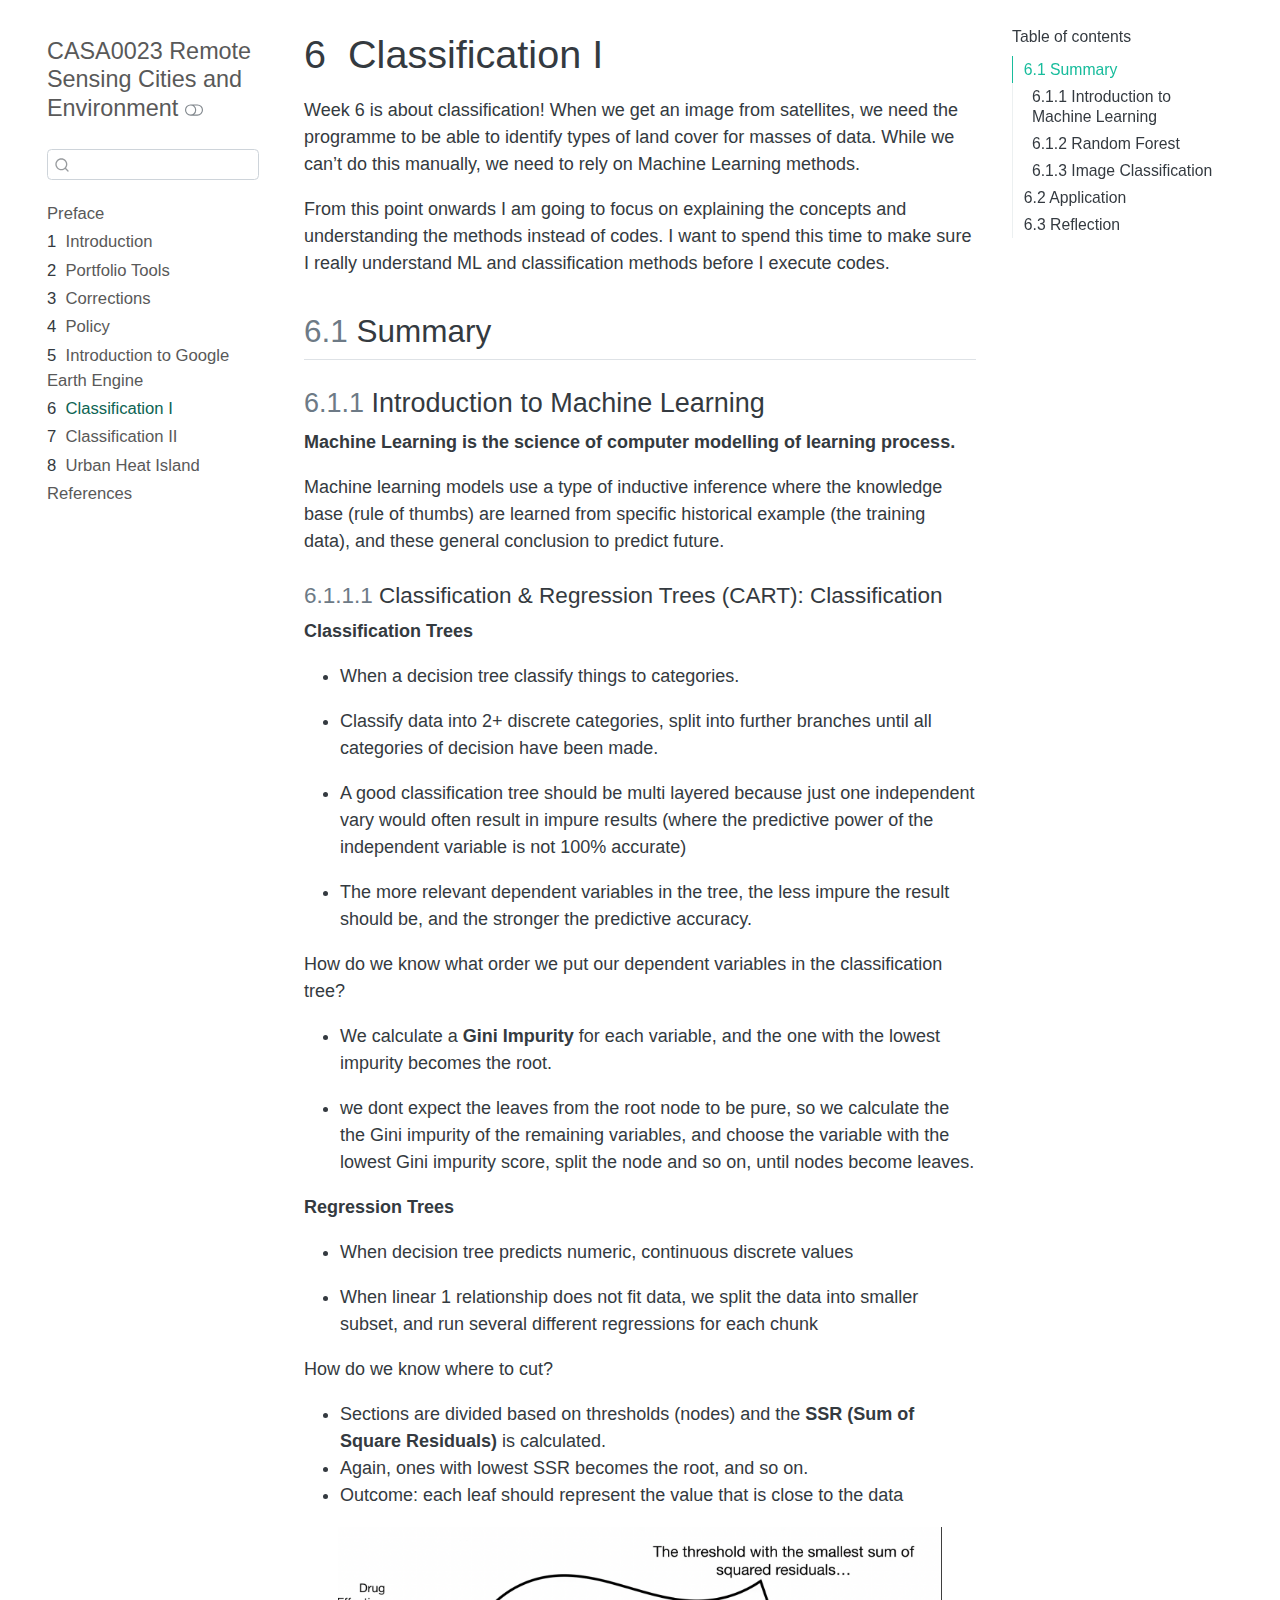
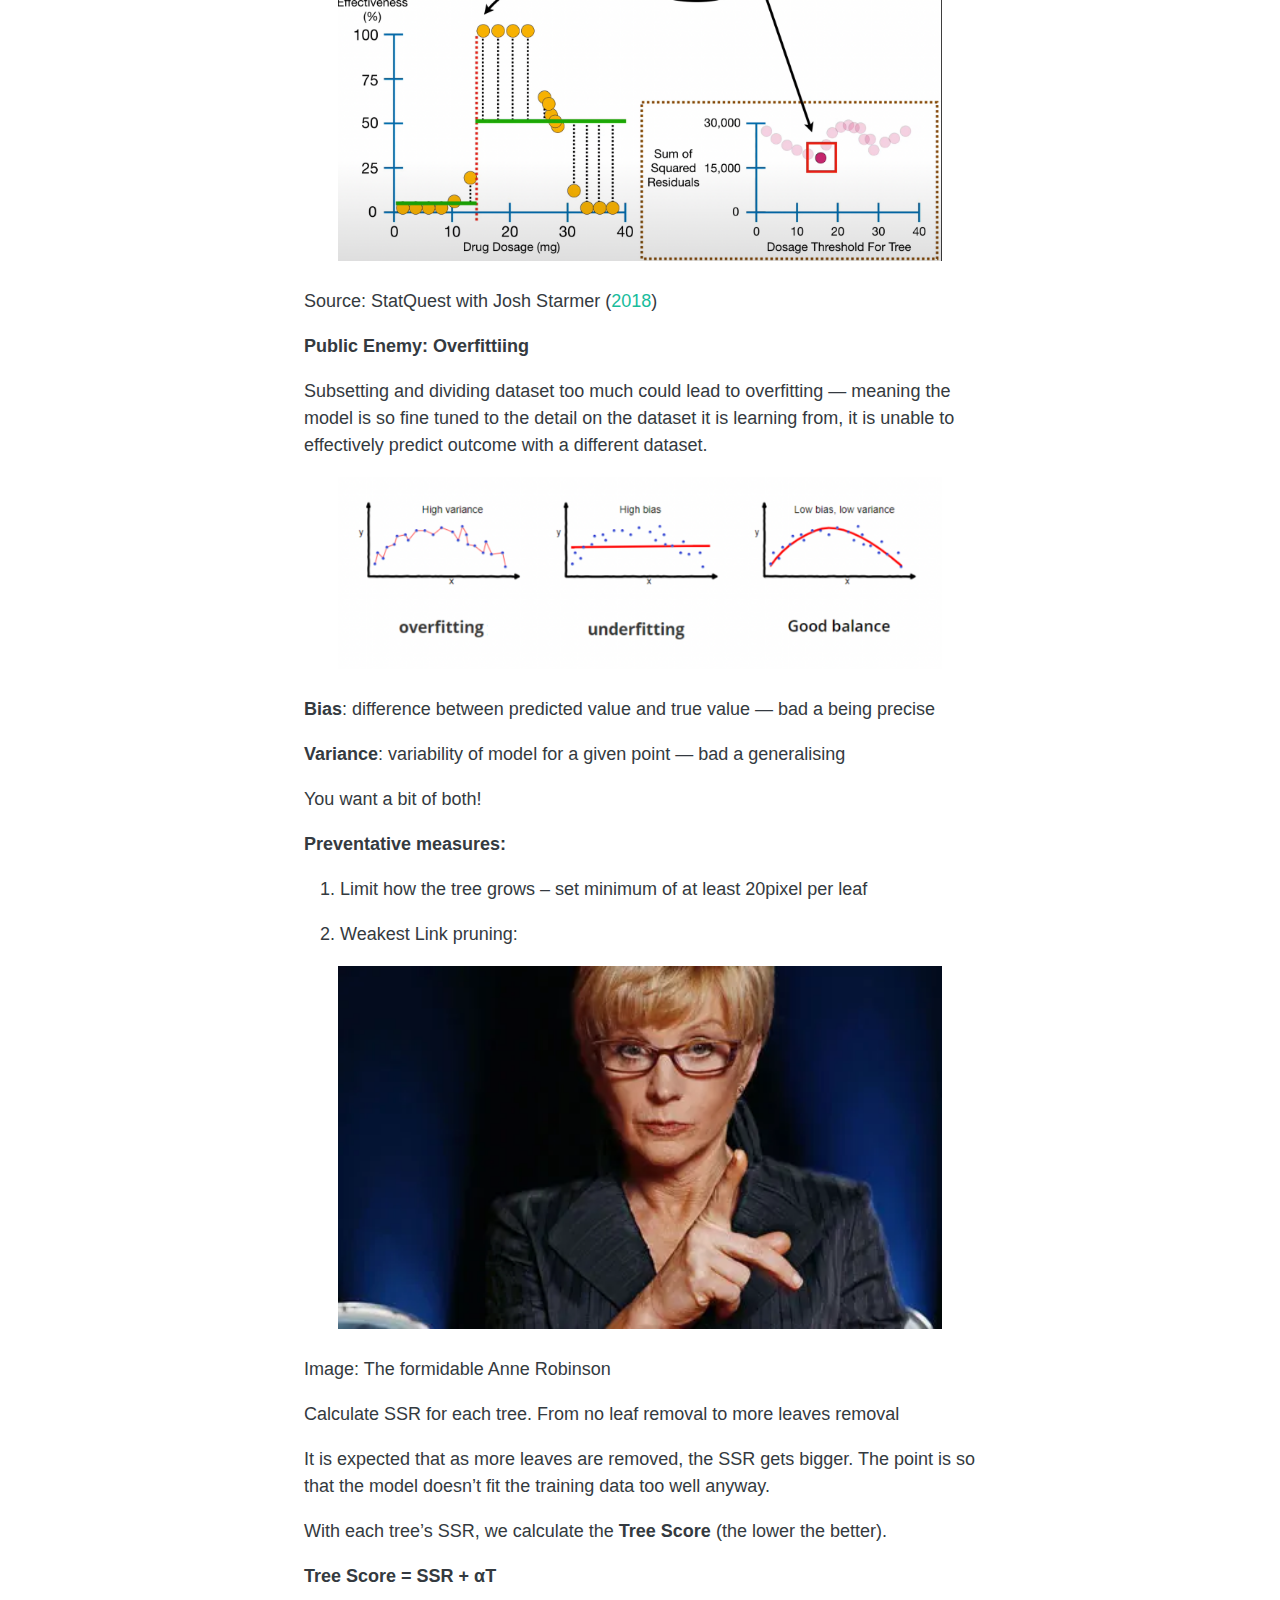
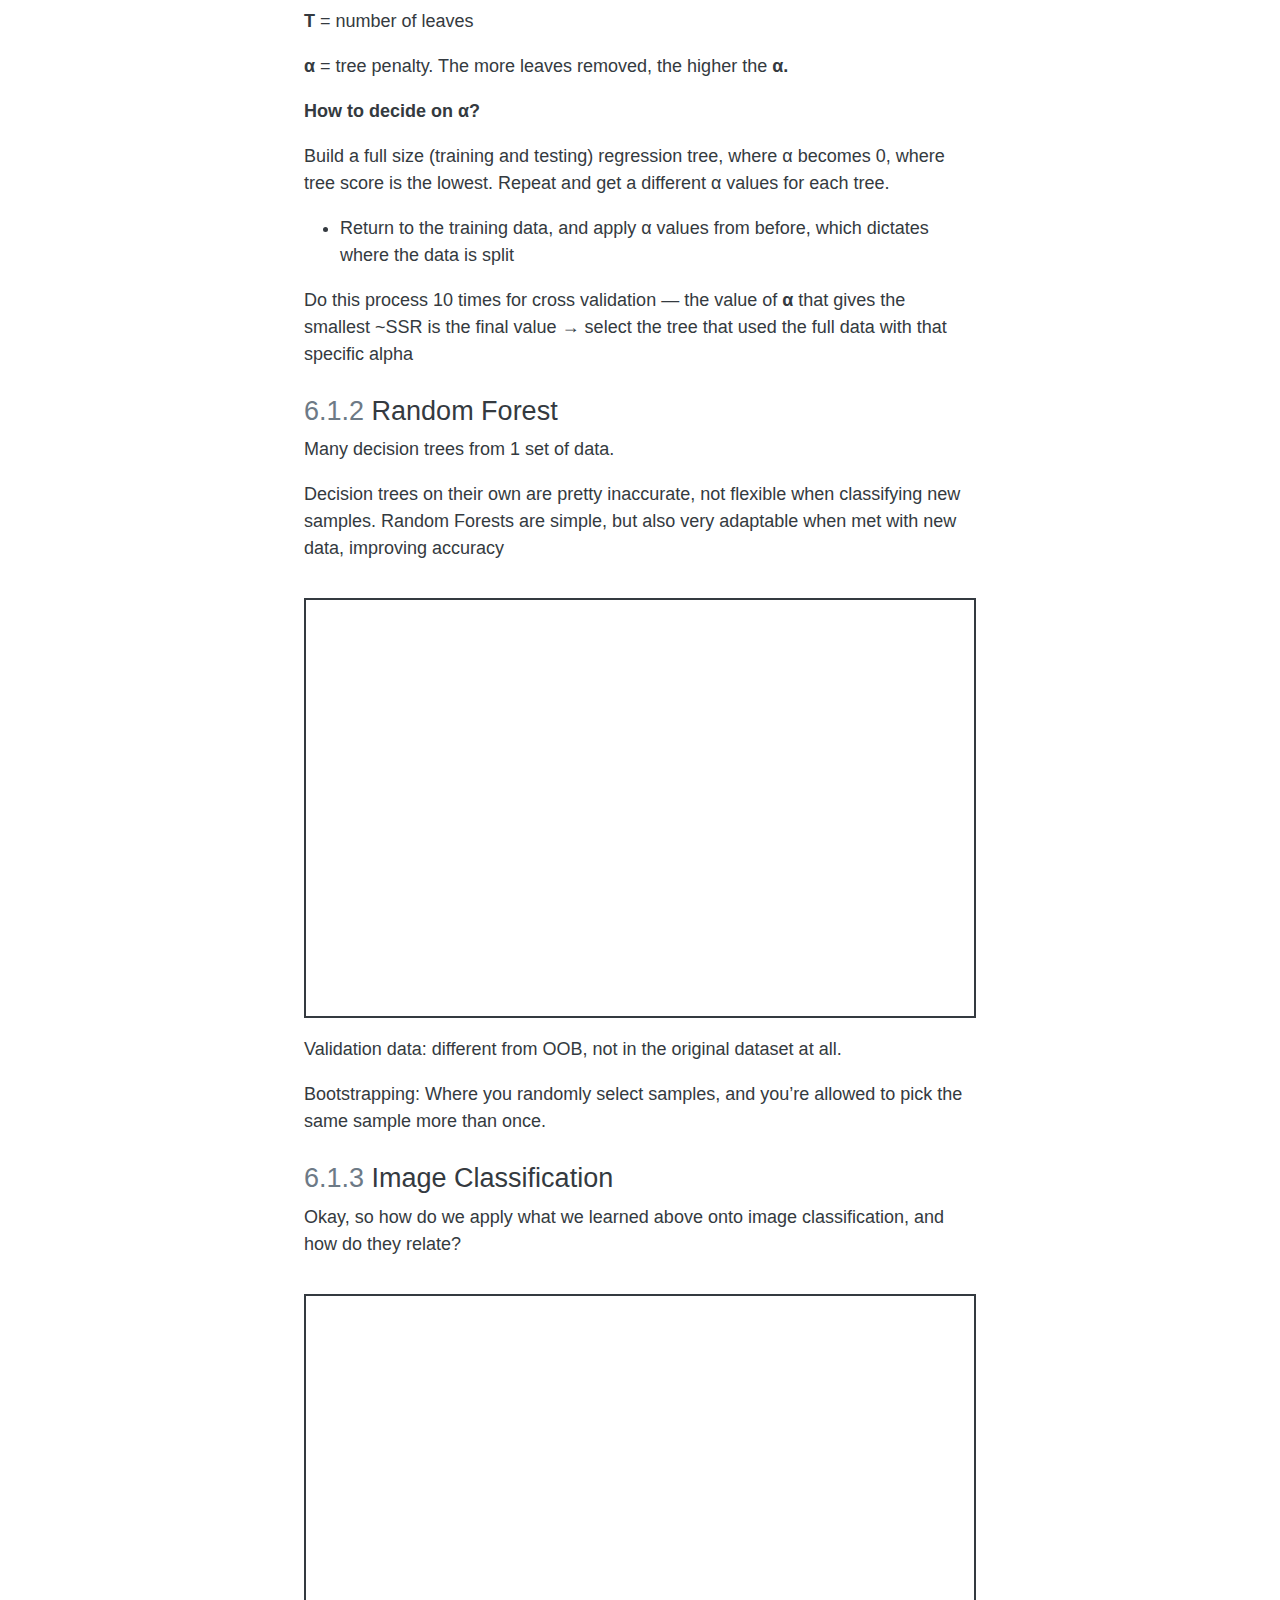
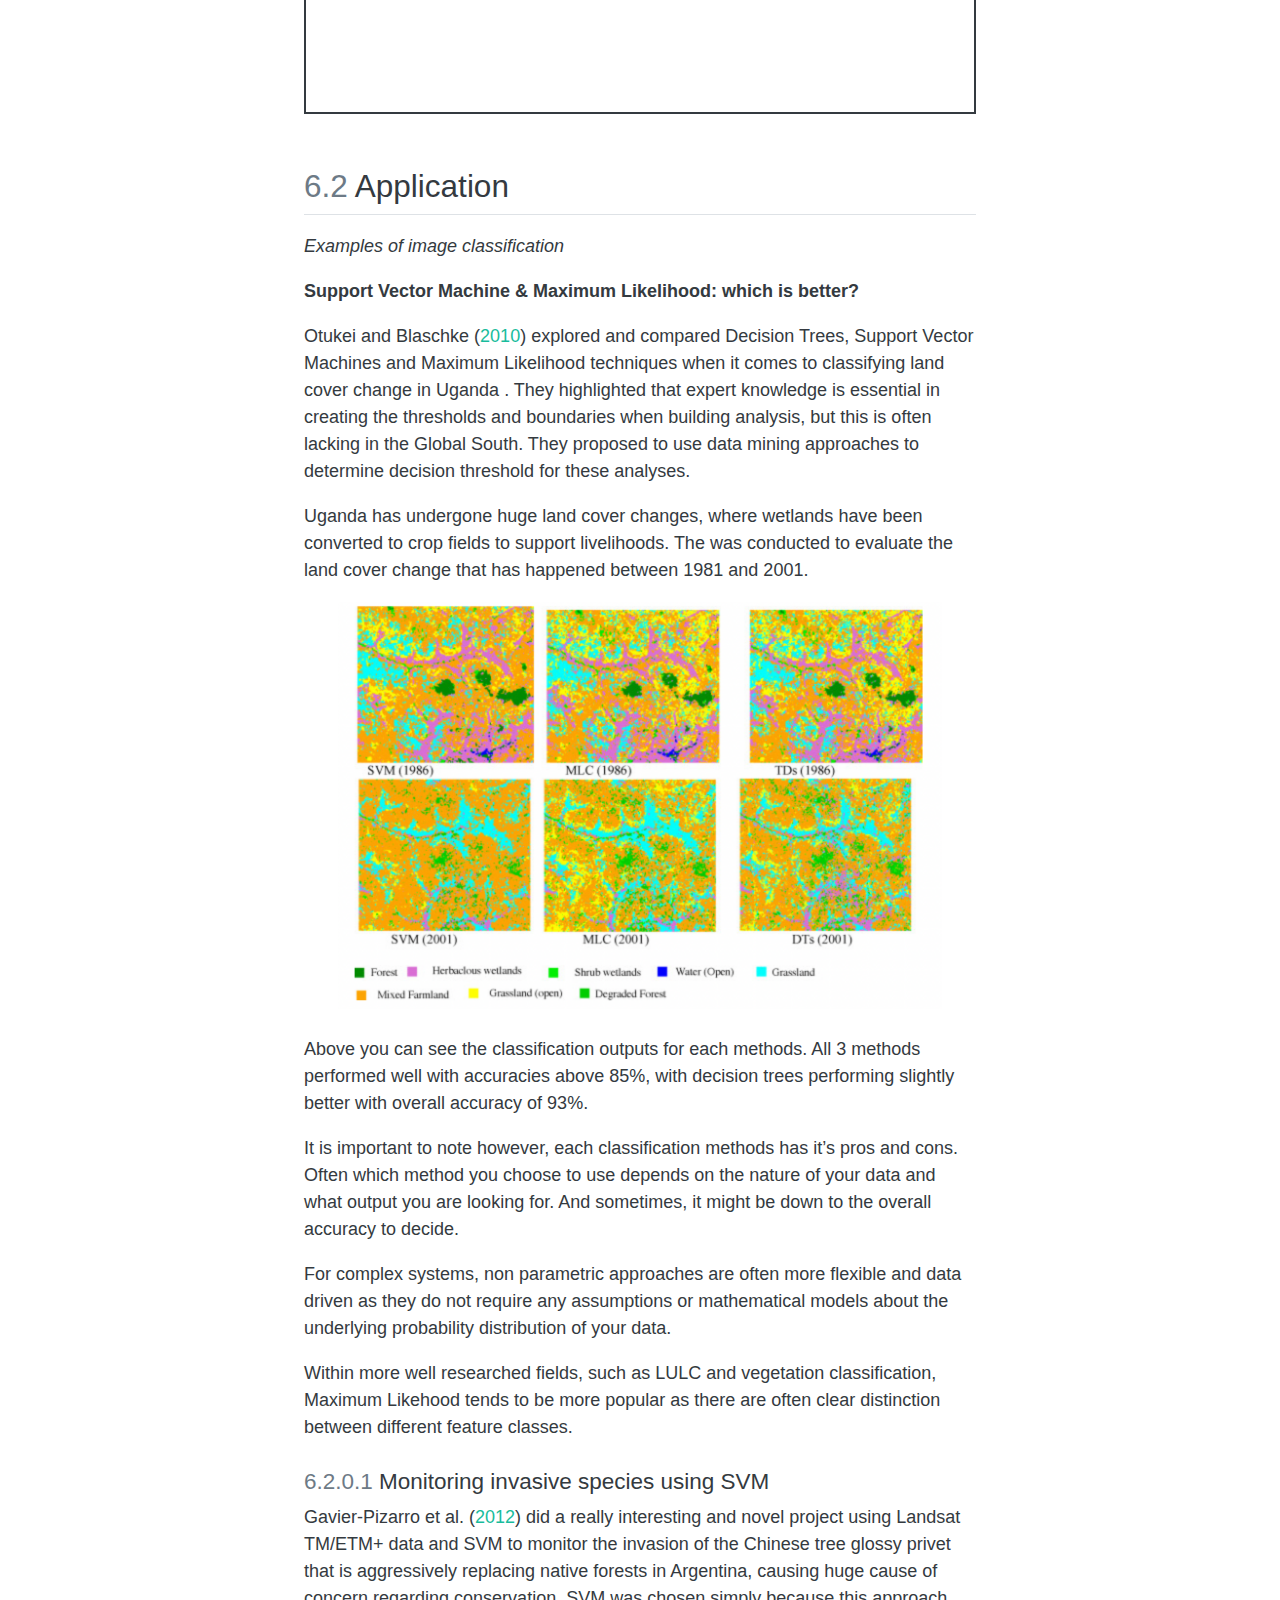
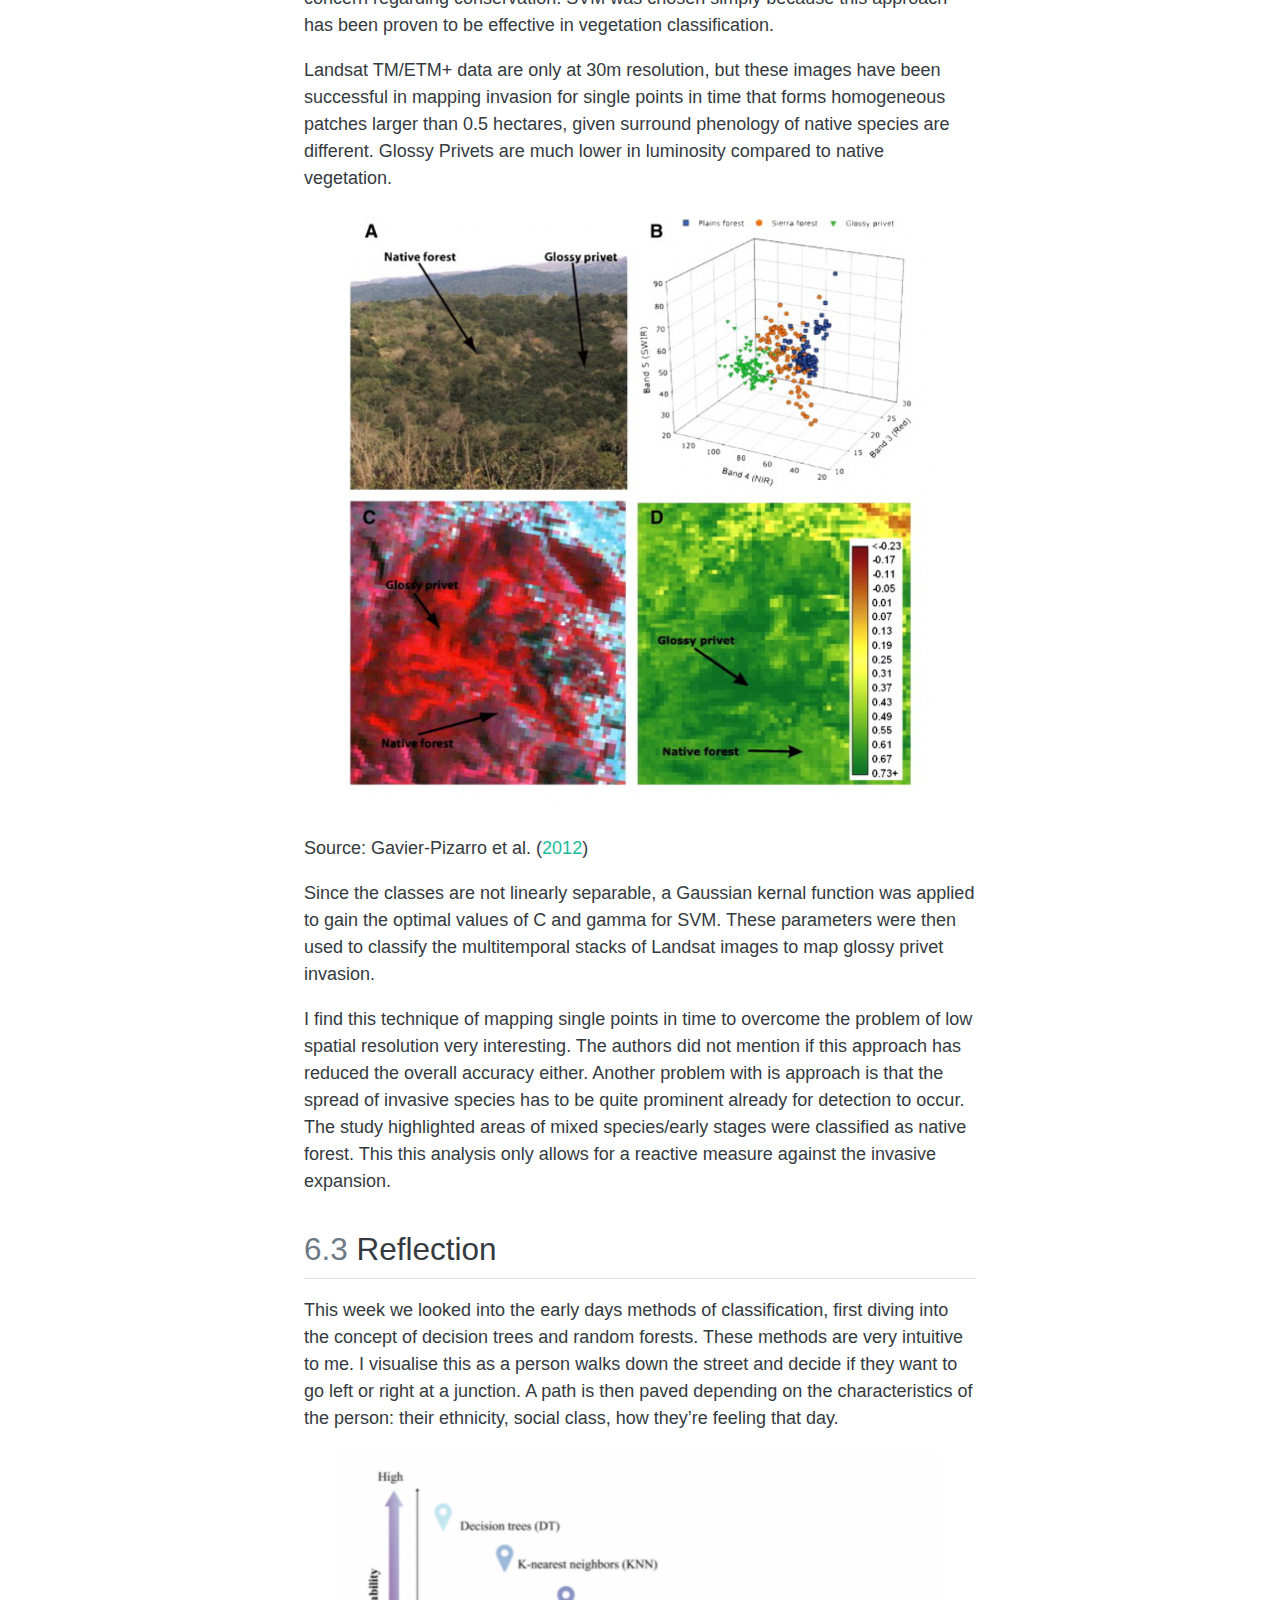
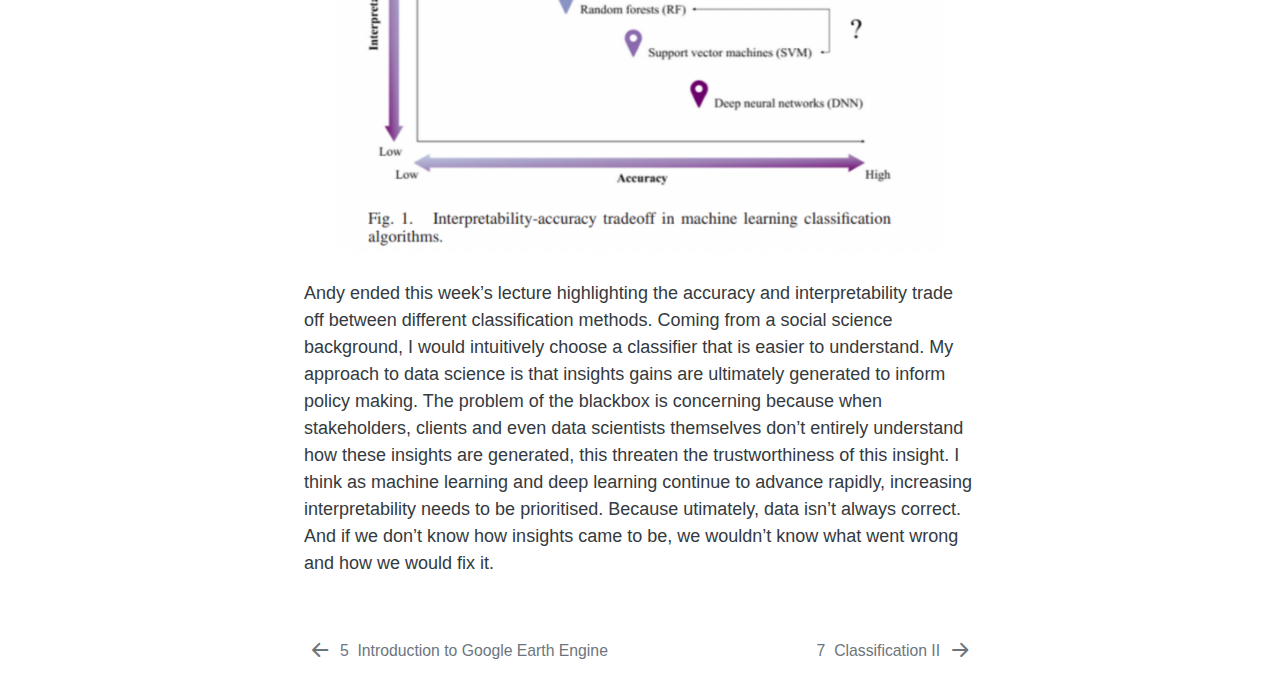
<file: docs/week6.html>
<!DOCTYPE html>
<html xmlns="http://www.w3.org/1999/xhtml" lang="en" xml:lang="en"><head>

<meta charset="utf-8">
<meta name="generator" content="quarto-1.1.251">

<meta name="viewport" content="width=device-width, initial-scale=1.0, user-scalable=yes">


<title>CASA0023 Remote Sensing Cities and Environment - 6&nbsp; Classification I</title>
<style>
code{white-space: pre-wrap;}
span.smallcaps{font-variant: small-caps;}
div.columns{display: flex; gap: min(4vw, 1.5em);}
div.column{flex: auto; overflow-x: auto;}
div.hanging-indent{margin-left: 1.5em; text-indent: -1.5em;}
ul.task-list{list-style: none;}
ul.task-list li input[type="checkbox"] {
  width: 0.8em;
  margin: 0 0.8em 0.2em -1.6em;
  vertical-align: middle;
}
div.csl-bib-body { }
div.csl-entry {
  clear: both;
}
.hanging div.csl-entry {
  margin-left:2em;
  text-indent:-2em;
}
div.csl-left-margin {
  min-width:2em;
  float:left;
}
div.csl-right-inline {
  margin-left:2em;
  padding-left:1em;
}
div.csl-indent {
  margin-left: 2em;
}
</style>


<script src="site_libs/quarto-nav/quarto-nav.js"></script>
<script src="site_libs/quarto-nav/headroom.min.js"></script>
<script src="site_libs/clipboard/clipboard.min.js"></script>
<script src="site_libs/quarto-search/autocomplete.umd.js"></script>
<script src="site_libs/quarto-search/fuse.min.js"></script>
<script src="site_libs/quarto-search/quarto-search.js"></script>
<meta name="quarto:offset" content="./">
<link href="./week7.html" rel="next">
<link href="./week5.html" rel="prev">
<link href="./favicon-32x32.png" rel="icon" type="image/png">
<script src="site_libs/quarto-html/quarto.js"></script>
<script src="site_libs/quarto-html/popper.min.js"></script>
<script src="site_libs/quarto-html/tippy.umd.min.js"></script>
<script src="site_libs/quarto-html/anchor.min.js"></script>
<link href="site_libs/quarto-html/tippy.css" rel="stylesheet">
<link href="site_libs/quarto-html/quarto-syntax-highlighting.css" rel="stylesheet" class="quarto-color-scheme" id="quarto-text-highlighting-styles">
<link href="site_libs/quarto-html/quarto-syntax-highlighting-dark.css" rel="prefetch" class="quarto-color-scheme quarto-color-alternate" id="quarto-text-highlighting-styles">
<script src="site_libs/bootstrap/bootstrap.min.js"></script>
<link href="site_libs/bootstrap/bootstrap-icons.css" rel="stylesheet">
<link href="site_libs/bootstrap/bootstrap.min.css" rel="stylesheet" class="quarto-color-scheme" id="quarto-bootstrap" data-mode="light">
<link href="site_libs/bootstrap/bootstrap-dark.min.css" rel="prefetch" class="quarto-color-scheme quarto-color-alternate" id="quarto-bootstrap" data-mode="dark">
<script id="quarto-search-options" type="application/json">{
  "location": "sidebar",
  "copy-button": false,
  "collapse-after": 3,
  "panel-placement": "start",
  "type": "textbox",
  "limit": 20,
  "language": {
    "search-no-results-text": "No results",
    "search-matching-documents-text": "matching documents",
    "search-copy-link-title": "Copy link to search",
    "search-hide-matches-text": "Hide additional matches",
    "search-more-match-text": "more match in this document",
    "search-more-matches-text": "more matches in this document",
    "search-clear-button-title": "Clear",
    "search-detached-cancel-button-title": "Cancel",
    "search-submit-button-title": "Submit"
  }
}</script>
<script src="site_libs/fitvids-2.1.1/fitvids.min.js"></script>


</head>

<body class="nav-sidebar floating">

<div id="quarto-search-results"></div>
  <header id="quarto-header" class="headroom fixed-top">
  <nav class="quarto-secondary-nav" data-bs-toggle="collapse" data-bs-target="#quarto-sidebar" aria-controls="quarto-sidebar" aria-expanded="false" aria-label="Toggle sidebar navigation" onclick="if (window.quartoToggleHeadroom) { window.quartoToggleHeadroom(); }">
    <div class="container-fluid d-flex justify-content-between">
      <h1 class="quarto-secondary-nav-title"><span class="chapter-number">6</span>&nbsp; <span class="chapter-title">Classification I</span></h1>
      <button type="button" class="quarto-btn-toggle btn" aria-label="Show secondary navigation">
        <i class="bi bi-chevron-right"></i>
      </button>
    </div>
  </nav>
</header>
<!-- content -->
<div id="quarto-content" class="quarto-container page-columns page-rows-contents page-layout-article">
<!-- sidebar -->
  <nav id="quarto-sidebar" class="sidebar collapse sidebar-navigation floating overflow-auto">
    <div class="pt-lg-2 mt-2 text-left sidebar-header">
    <div class="sidebar-title mb-0 py-0">
      <a href="./">CASA0023 Remote Sensing Cities and Environment</a> 
        <div class="sidebar-tools-main">
  <a href="" class="quarto-color-scheme-toggle sidebar-tool" onclick="window.quartoToggleColorScheme(); return false;" title="Toggle dark mode"><i class="bi"></i></a>
</div>
    </div>
      </div>
      <div class="mt-2 flex-shrink-0 align-items-center">
        <div class="sidebar-search">
        <div id="quarto-search" class="" title="Search"></div>
        </div>
      </div>
    <div class="sidebar-menu-container"> 
    <ul class="list-unstyled mt-1">
        <li class="sidebar-item">
  <div class="sidebar-item-container"> 
  <a href="./index.html" class="sidebar-item-text sidebar-link">Preface</a>
  </div>
</li>
        <li class="sidebar-item">
  <div class="sidebar-item-container"> 
  <a href="./week1.html" class="sidebar-item-text sidebar-link"><span class="chapter-number">1</span>&nbsp; <span class="chapter-title">Introduction</span></a>
  </div>
</li>
        <li class="sidebar-item">
  <div class="sidebar-item-container"> 
  <a href="./week2.html" class="sidebar-item-text sidebar-link"><span class="chapter-number">2</span>&nbsp; <span class="chapter-title">Portfolio Tools</span></a>
  </div>
</li>
        <li class="sidebar-item">
  <div class="sidebar-item-container"> 
  <a href="./week3.html" class="sidebar-item-text sidebar-link"><span class="chapter-number">3</span>&nbsp; <span class="chapter-title">Corrections</span></a>
  </div>
</li>
        <li class="sidebar-item">
  <div class="sidebar-item-container"> 
  <a href="./week4.html" class="sidebar-item-text sidebar-link"><span class="chapter-number">4</span>&nbsp; <span class="chapter-title">Policy</span></a>
  </div>
</li>
        <li class="sidebar-item">
  <div class="sidebar-item-container"> 
  <a href="./week5.html" class="sidebar-item-text sidebar-link"><span class="chapter-number">5</span>&nbsp; <span class="chapter-title">Introduction to Google Earth Engine</span></a>
  </div>
</li>
        <li class="sidebar-item">
  <div class="sidebar-item-container"> 
  <a href="./week6.html" class="sidebar-item-text sidebar-link active"><span class="chapter-number">6</span>&nbsp; <span class="chapter-title">Classification I</span></a>
  </div>
</li>
        <li class="sidebar-item">
  <div class="sidebar-item-container"> 
  <a href="./week7.html" class="sidebar-item-text sidebar-link"><span class="chapter-number">7</span>&nbsp; <span class="chapter-title">Classification II</span></a>
  </div>
</li>
        <li class="sidebar-item">
  <div class="sidebar-item-container"> 
  <a href="./week8.html" class="sidebar-item-text sidebar-link"><span class="chapter-number">8</span>&nbsp; <span class="chapter-title">Urban Heat Island</span></a>
  </div>
</li>
        <li class="sidebar-item">
  <div class="sidebar-item-container"> 
  <a href="./references.html" class="sidebar-item-text sidebar-link">References</a>
  </div>
</li>
    </ul>
    </div>
</nav>
<!-- margin-sidebar -->
    <div id="quarto-margin-sidebar" class="sidebar margin-sidebar">
        <nav id="TOC" role="doc-toc" class="toc-active">
    <h2 id="toc-title">Table of contents</h2>
   
  <ul>
  <li><a href="#summary" id="toc-summary" class="nav-link active" data-scroll-target="#summary"><span class="toc-section-number">6.1</span>  Summary</a>
  <ul class="collapse">
  <li><a href="#introduction-to-machine-learning" id="toc-introduction-to-machine-learning" class="nav-link" data-scroll-target="#introduction-to-machine-learning"><span class="toc-section-number">6.1.1</span>  Introduction to Machine Learning</a></li>
  <li><a href="#random-forest" id="toc-random-forest" class="nav-link" data-scroll-target="#random-forest"><span class="toc-section-number">6.1.2</span>  Random Forest</a></li>
  <li><a href="#image-classification" id="toc-image-classification" class="nav-link" data-scroll-target="#image-classification"><span class="toc-section-number">6.1.3</span>  Image Classification</a></li>
  </ul></li>
  <li><a href="#application" id="toc-application" class="nav-link" data-scroll-target="#application"><span class="toc-section-number">6.2</span>  Application</a></li>
  <li><a href="#reflection" id="toc-reflection" class="nav-link" data-scroll-target="#reflection"><span class="toc-section-number">6.3</span>  Reflection</a></li>
  </ul>
</nav>
    </div>
<!-- main -->
<main class="content" id="quarto-document-content">

<header id="title-block-header" class="quarto-title-block default">
<div class="quarto-title">
<h1 class="title d-none d-lg-block"><span class="chapter-number">6</span>&nbsp; <span class="chapter-title">Classification I</span></h1>
</div>



<div class="quarto-title-meta">

    
    
  </div>
  

</header>

<p>Week 6 is about classification! When we get an image from satellites, we need the programme to be able to identify types of land cover for masses of data. While we can’t do this manually, we need to rely on Machine Learning methods.</p>
<p>From this point onwards I am going to focus on explaining the concepts and understanding the methods instead of codes. I want to spend this time to make sure I really understand ML and classification methods before I execute codes.</p>
<section id="summary" class="level2" data-number="6.1">
<h2 data-number="6.1" class="anchored" data-anchor-id="summary"><span class="header-section-number">6.1</span> Summary</h2>
<section id="introduction-to-machine-learning" class="level3" data-number="6.1.1">
<h3 data-number="6.1.1" class="anchored" data-anchor-id="introduction-to-machine-learning"><span class="header-section-number">6.1.1</span> Introduction to Machine Learning</h3>
<p><strong>Machine Learning is the science of computer modelling of learning process.</strong></p>
<p>Machine learning models use a type of inductive inference where the knowledge base (rule of thumbs) are learned from specific historical example (the training data), and these general conclusion to predict future.</p>
<section id="classification-regression-trees-cart-classification" class="level4" data-number="6.1.1.1">
<h4 data-number="6.1.1.1" class="anchored" data-anchor-id="classification-regression-trees-cart-classification"><span class="header-section-number">6.1.1.1</span> Classification &amp; Regression Trees (CART): Classification</h4>
<p><strong>Classification Trees</strong></p>
<ul>
<li><p>When a decision tree classify things to categories.</p></li>
<li><p>Classify data into 2+ discrete categories, split into further branches until all categories of decision have been made.</p></li>
<li><p>A good classification tree should be multi layered because just one independent vary would often result in impure results (where the predictive power of the independent variable is not 100% accurate)</p></li>
<li><p>The more relevant dependent variables in the tree, the less impure the result should be, and the stronger the predictive accuracy.</p></li>
</ul>
<p>How do we know what order we put our dependent variables in the classification tree?</p>
<ul>
<li><p>We calculate a <strong>Gini Impurity</strong> for each variable, and the one with the lowest impurity becomes the root.</p></li>
<li><p>we dont expect the leaves from the root node to be pure, so we calculate the the Gini impurity of the remaining variables, and choose the variable with the lowest Gini impurity score, split the node and so on, until nodes become leaves.</p></li>
</ul>
<p><strong>Regression Trees</strong></p>
<ul>
<li><p>When decision tree predicts numeric, continuous discrete values</p></li>
<li><p>When linear 1 relationship does not fit data, we split the data into smaller subset, and run several different regressions for each chunk</p></li>
</ul>
<p>How do we know where to cut?</p>
<ul>
<li>Sections are divided based on thresholds (nodes) and the <strong>SSR (Sum of Square Residuals)</strong> is calculated.</li>
<li>Again, ones with lowest SSR becomes the root, and so on.</li>
<li>Outcome: each leaf should represent the value that is close to the data</li>
</ul>
<div class="cell" data-layout-align="center">
<div class="cell-output-display">
<div class="quarto-figure quarto-figure-center">
<figure class="figure">
<p><img src="img/regtree_cutting.jpg" class="img-fluid figure-img" style="width:90.0%"></p>
</figure>
</div>
</div>
</div>
<p>Source: <span class="citation" data-cites="statquestwithjoshstarmer2018">StatQuest with Josh Starmer (<a href="references.html#ref-statquestwithjoshstarmer2018" role="doc-biblioref">2018</a>)</span></p>
<p><strong>Public Enemy: Overfittiing</strong></p>
<p>Subsetting and dividing dataset too much could lead to overfitting — meaning the model is so fine tuned to the detail on the dataset it is learning from, it is unable to effectively predict outcome with a different dataset.</p>
<div class="cell" data-layout-align="center">
<div class="cell-output-display">
<div class="quarto-figure quarto-figure-center">
<figure class="figure">
<p><img src="img/overfit.png" class="img-fluid figure-img" style="width:90.0%"></p>
</figure>
</div>
</div>
</div>
<p><strong>Bias</strong>: difference between predicted value and true value — bad a being precise</p>
<p><strong>Variance</strong>: variability of model for a given point — bad a generalising</p>
<p>You want a bit of both!</p>
<p><strong>Preventative measures:</strong></p>
<ol type="1">
<li><p>Limit how the tree grows – set minimum of at least 20pixel per leaf</p></li>
<li><p>Weakest Link pruning:</p></li>
</ol>
<div class="cell" data-layout-align="center">
<div class="cell-output-display">
<div class="quarto-figure quarto-figure-center">
<figure class="figure">
<p><img src="img/weakestlink.webp" class="img-fluid figure-img" style="width:90.0%"></p>
</figure>
</div>
</div>
</div>
<p>Image: The formidable Anne Robinson</p>
<p>Calculate SSR for each tree. From no leaf removal to more leaves removal</p>
<p>It is expected that as more leaves are removed, the SSR gets bigger. The point is so that the model doesn’t fit the training data too well anyway.</p>
<p>With each tree’s SSR, we calculate the <strong>Tree Score</strong> (the lower the better).</p>
<p><strong>Tree Score = SSR + αT</strong></p>
<p><strong>T</strong> = number of leaves</p>
<p><strong>α</strong> = tree penalty. The more leaves removed, the higher the <strong>α.</strong></p>
<p><strong>How to decide on α?</strong></p>
<p>Build a full size (training and testing) regression tree, where α becomes 0, where tree score is the lowest. Repeat and get a different α values for each tree.</p>
<ul>
<li>Return to the training data, and apply α values from before, which dictates where the data is split</li>
</ul>
<p>Do this process 10 times for cross validation — the value of <strong>α</strong> that gives the smallest ~SSR is the final value → select the tree that used the full data with that specific alpha</p>
</section>
</section>
<section id="random-forest" class="level3" data-number="6.1.2">
<h3 data-number="6.1.2" class="anchored" data-anchor-id="random-forest"><span class="header-section-number">6.1.2</span> Random Forest</h3>
<p>Many decision trees from 1 set of data.</p>
<p>Decision trees on their own are pretty inaccurate, not flexible when classifying new samples. Random Forests are simple, but also very adaptable when met with new data, improving accuracy</p>
<div class="cell">
<div class="cell-output-display">
<div class="shareagain" style="min-width:300px;margin:1em auto;" data-exeternal="1">
<iframe src="https://miro.com/app/board/uXjVMb8Exp4=/?share_link_id=602548066271" width="1600" height="1000" style="border:2px solid currentColor;" loading="lazy" allowfullscreen=""></iframe>
<script>fitvids('.shareagain', {players: 'iframe'});</script>
</div>
</div>
</div>
<p>Validation data: different from OOB, not in the original dataset at all.</p>
<p>Bootstrapping: Where you randomly select samples, and you’re allowed to pick the same sample more than once.</p>
</section>
<section id="image-classification" class="level3" data-number="6.1.3">
<h3 data-number="6.1.3" class="anchored" data-anchor-id="image-classification"><span class="header-section-number">6.1.3</span> Image Classification</h3>
<p>Okay, so how do we apply what we learned above onto image classification, and how do they relate?</p>
<div class="cell">
<div class="cell-output-display">
<div class="shareagain" style="min-width:300px;margin:1em auto;" data-exeternal="1">
<iframe src="https://miro.com/app/board/uXjVMa1M_VU=/?share_link_id=630260854983" width="1600" height="1000" style="border:2px solid currentColor;" loading="lazy" allowfullscreen=""></iframe>
<script>fitvids('.shareagain', {players: 'iframe'});</script>
</div>
</div>
</div>
</section>
</section>
<section id="application" class="level2" data-number="6.2">
<h2 data-number="6.2" class="anchored" data-anchor-id="application"><span class="header-section-number">6.2</span> Application</h2>
<p><em>Examples of image classification</em></p>
<p><strong>Support Vector Machine &amp; Maximum Likelihood: which is better?</strong></p>
<p><span class="citation" data-cites="otukei2010">Otukei and Blaschke (<a href="references.html#ref-otukei2010" role="doc-biblioref">2010</a>)</span> explored and compared Decision Trees, Support Vector Machines and Maximum Likelihood techniques when it comes to classifying land cover change in Uganda . They highlighted that expert knowledge is essential in creating the thresholds and boundaries when building analysis, but this is often lacking in the Global South. They proposed to use data mining approaches to determine decision threshold for these analyses.</p>
<p>Uganda has undergone huge land cover changes, where wetlands have been converted to crop fields to support livelihoods. The was conducted to evaluate the land cover change that has happened between 1981 and 2001.</p>
<div class="cell" data-layout-align="center">
<div class="cell-output-display">
<div class="quarto-figure quarto-figure-center">
<figure class="figure">
<p><img src="img/Uganda.png" class="img-fluid figure-img" style="width:90.0%"></p>
</figure>
</div>
</div>
</div>
<p>Above you can see the classification outputs for each methods. All 3 methods performed well with accuracies above 85%, with decision trees performing slightly better with overall accuracy of 93%.</p>
<p>It is important to note however, each classification methods has it’s pros and cons. Often which method you choose to use depends on the nature of your data and what output you are looking for. And sometimes, it might be down to the overall accuracy to decide.</p>
<p>For complex systems, non parametric approaches are often more flexible and data driven as they do not require any assumptions or mathematical models about the underlying probability distribution of your data.</p>
<p>Within more well researched fields, such as LULC and vegetation classification, Maximum Likehood tends to be more popular as there are often clear distinction between different feature classes.</p>
<section id="monitoring-invasive-species-using-svm" class="level4" data-number="6.2.0.1">
<h4 data-number="6.2.0.1" class="anchored" data-anchor-id="monitoring-invasive-species-using-svm"><span class="header-section-number">6.2.0.1</span> Monitoring invasive species using SVM</h4>
<p><span class="citation" data-cites="gavier-pizarro2012">Gavier-Pizarro et al. (<a href="references.html#ref-gavier-pizarro2012" role="doc-biblioref">2012</a>)</span> did a really interesting and novel project using Landsat TM/ETM+ data and SVM to monitor the invasion of the Chinese tree glossy privet that is aggressively replacing native forests in Argentina, causing huge cause of concern regarding conservation. SVM was chosen simply because this approach has been proven to be effective in vegetation classification.</p>
<p>Landsat TM/ETM+ data are only at 30m resolution, but these images have been successful in mapping invasion for single points in time that forms homogeneous patches larger than 0.5 hectares, given surround phenology of native species are different. Glossy Privets are much lower in luminosity compared to native vegetation.</p>
<div class="cell" data-layout-align="center">
<div class="cell-output-display">
<div class="quarto-figure quarto-figure-center">
<figure class="figure">
<p><img src="img/glossy.png" class="img-fluid figure-img" style="width:90.0%"></p>
</figure>
</div>
</div>
</div>
<p>Source: <span class="citation" data-cites="gavier-pizarro2012">Gavier-Pizarro et al. (<a href="references.html#ref-gavier-pizarro2012" role="doc-biblioref">2012</a>)</span></p>
<p>Since the classes are not linearly separable, a Gaussian kernal function was applied to gain the optimal values of C and gamma for SVM. These parameters were then used to classify the multitemporal stacks of Landsat images to map glossy privet invasion.</p>
<p>I find this technique of mapping single points in time to overcome the problem of low spatial resolution very interesting. The authors did not mention if this approach has reduced the overall accuracy either. Another problem with is approach is that the spread of invasive species has to be quite prominent already for detection to occur. The study highlighted areas of mixed species/early stages were classified as native forest. This this analysis only allows for a reactive measure against the invasive expansion.</p>
</section>
</section>
<section id="reflection" class="level2" data-number="6.3">
<h2 data-number="6.3" class="anchored" data-anchor-id="reflection"><span class="header-section-number">6.3</span> Reflection</h2>
<p>This week we looked into the early days methods of classification, first diving into the concept of decision trees and random forests. These methods are very intuitive to me. I visualise this as a person walks down the street and decide if they want to go left or right at a junction. A path is then paved depending on the characteristics of the person: their ethnicity, social class, how they’re feeling that day.</p>
<div class="cell" data-layout-align="center">
<div class="cell-output-display">
<div class="quarto-figure quarto-figure-center">
<figure class="figure">
<p><img src="img/tradeoff.png" class="img-fluid figure-img" style="width:90.0%"></p>
</figure>
</div>
</div>
</div>
<p>Andy ended this week’s lecture highlighting the accuracy and interpretability trade off between different classification methods. Coming from a social science background, I would intuitively choose a classifier that is easier to understand. My approach to data science is that insights gains are ultimately generated to inform policy making. The problem of the blackbox is concerning because when stakeholders, clients and even data scientists themselves don’t entirely understand how these insights are generated, this threaten the trustworthiness of this insight. I think as machine learning and deep learning continue to advance rapidly, increasing interpretability needs to be prioritised. Because utimately, data isn’t always correct. And if we don’t know how insights came to be, we wouldn’t know what went wrong and how we would fix it.</p>


<div id="refs" class="references csl-bib-body hanging-indent" role="doc-bibliography" style="display: none">
<div id="ref-gavier-pizarro2012" class="csl-entry" role="doc-biblioentry">
Gavier-Pizarro, Gregorio I., Tobias Kuemmerle, Laura E. Hoyos, Susan I. Stewart, Cynthia D. Huebner, Nicholas S. Keuler, and Volker C. Radeloff. 2012. <span>“Monitoring the Invasion of an Exotic Tree (Ligustrum Lucidum) from 1983 to 2006 with Landsat TM/ETM+ Satellite Data and Support Vector Machines in Córdoba, Argentina.”</span> <em>Remote Sensing of Environment</em>, Landsat Legacy Special Issue, 122 (July): 134–45. <a href="https://doi.org/10.1016/j.rse.2011.09.023">https://doi.org/10.1016/j.rse.2011.09.023</a>.
</div>
<div id="ref-otukei2010" class="csl-entry" role="doc-biblioentry">
Otukei, J. R., and T. Blaschke. 2010. <span>“Land Cover Change Assessment Using Decision Trees, Support Vector Machines and Maximum Likelihood Classification Algorithms.”</span> <em>International Journal of Applied Earth Observation and Geoinformation</em>, Supplement Issue on <span>"</span>Remote Sensing for Africa <span></span> A Special Collection from the African Association for Remote Sensing of the Environment (AARSE)<span>"</span>, 12 (February): S27–31. <a href="https://doi.org/10.1016/j.jag.2009.11.002">https://doi.org/10.1016/j.jag.2009.11.002</a>.
</div>
<div id="ref-statquestwithjoshstarmer2018" class="csl-entry" role="doc-biblioentry">
StatQuest with Josh Starmer. 2018. <span>“StatQuest: Random Forests Part 1 - Building, Using and Evaluating,”</span> February. <a href="https://www.youtube.com/watch?v=J4Wdy0Wc_xQ">https://www.youtube.com/watch?v=J4Wdy0Wc_xQ</a>.
</div>
</div>
</section>

</main> <!-- /main -->
<script id="quarto-html-after-body" type="application/javascript">
window.document.addEventListener("DOMContentLoaded", function (event) {
  const toggleBodyColorMode = (bsSheetEl) => {
    const mode = bsSheetEl.getAttribute("data-mode");
    const bodyEl = window.document.querySelector("body");
    if (mode === "dark") {
      bodyEl.classList.add("quarto-dark");
      bodyEl.classList.remove("quarto-light");
    } else {
      bodyEl.classList.add("quarto-light");
      bodyEl.classList.remove("quarto-dark");
    }
  }
  const toggleBodyColorPrimary = () => {
    const bsSheetEl = window.document.querySelector("link#quarto-bootstrap");
    if (bsSheetEl) {
      toggleBodyColorMode(bsSheetEl);
    }
  }
  toggleBodyColorPrimary();  
  const disableStylesheet = (stylesheets) => {
    for (let i=0; i < stylesheets.length; i++) {
      const stylesheet = stylesheets[i];
      stylesheet.rel = 'prefetch';
    }
  }
  const enableStylesheet = (stylesheets) => {
    for (let i=0; i < stylesheets.length; i++) {
      const stylesheet = stylesheets[i];
      stylesheet.rel = 'stylesheet';
    }
  }
  const manageTransitions = (selector, allowTransitions) => {
    const els = window.document.querySelectorAll(selector);
    for (let i=0; i < els.length; i++) {
      const el = els[i];
      if (allowTransitions) {
        el.classList.remove('notransition');
      } else {
        el.classList.add('notransition');
      }
    }
  }
  const toggleColorMode = (alternate) => {
    // Switch the stylesheets
    const alternateStylesheets = window.document.querySelectorAll('link.quarto-color-scheme.quarto-color-alternate');
    manageTransitions('#quarto-margin-sidebar .nav-link', false);
    if (alternate) {
      enableStylesheet(alternateStylesheets);
      for (const sheetNode of alternateStylesheets) {
        if (sheetNode.id === "quarto-bootstrap") {
          toggleBodyColorMode(sheetNode);
        }
      }
    } else {
      disableStylesheet(alternateStylesheets);
      toggleBodyColorPrimary();
    }
    manageTransitions('#quarto-margin-sidebar .nav-link', true);
    // Switch the toggles
    const toggles = window.document.querySelectorAll('.quarto-color-scheme-toggle');
    for (let i=0; i < toggles.length; i++) {
      const toggle = toggles[i];
      if (toggle) {
        if (alternate) {
          toggle.classList.add("alternate");     
        } else {
          toggle.classList.remove("alternate");
        }
      }
    }
    // Hack to workaround the fact that safari doesn't
    // properly recolor the scrollbar when toggling (#1455)
    if (navigator.userAgent.indexOf('Safari') > 0 && navigator.userAgent.indexOf('Chrome') == -1) {
      manageTransitions("body", false);
      window.scrollTo(0, 1);
      setTimeout(() => {
        window.scrollTo(0, 0);
        manageTransitions("body", true);
      }, 40);  
    }
  }
  const isFileUrl = () => { 
    return window.location.protocol === 'file:';
  }
  const hasAlternateSentinel = () => {  
    let styleSentinel = getColorSchemeSentinel();
    if (styleSentinel !== null) {
      return styleSentinel === "alternate";
    } else {
      return false;
    }
  }
  const setStyleSentinel = (alternate) => {
    const value = alternate ? "alternate" : "default";
    if (!isFileUrl()) {
      window.localStorage.setItem("quarto-color-scheme", value);
    } else {
      localAlternateSentinel = value;
    }
  }
  const getColorSchemeSentinel = () => {
    if (!isFileUrl()) {
      const storageValue = window.localStorage.getItem("quarto-color-scheme");
      return storageValue != null ? storageValue : localAlternateSentinel;
    } else {
      return localAlternateSentinel;
    }
  }
  let localAlternateSentinel = 'default';
  // Dark / light mode switch
  window.quartoToggleColorScheme = () => {
    // Read the current dark / light value 
    let toAlternate = !hasAlternateSentinel();
    toggleColorMode(toAlternate);
    setStyleSentinel(toAlternate);
  };
  // Ensure there is a toggle, if there isn't float one in the top right
  if (window.document.querySelector('.quarto-color-scheme-toggle') === null) {
    const a = window.document.createElement('a');
    a.classList.add('top-right');
    a.classList.add('quarto-color-scheme-toggle');
    a.href = "";
    a.onclick = function() { try { window.quartoToggleColorScheme(); } catch {} return false; };
    const i = window.document.createElement("i");
    i.classList.add('bi');
    a.appendChild(i);
    window.document.body.appendChild(a);
  }
  // Switch to dark mode if need be
  if (hasAlternateSentinel()) {
    toggleColorMode(true);
  } 
  const icon = "";
  const anchorJS = new window.AnchorJS();
  anchorJS.options = {
    placement: 'right',
    icon: icon
  };
  anchorJS.add('.anchored');
  const clipboard = new window.ClipboardJS('.code-copy-button', {
    target: function(trigger) {
      return trigger.previousElementSibling;
    }
  });
  clipboard.on('success', function(e) {
    // button target
    const button = e.trigger;
    // don't keep focus
    button.blur();
    // flash "checked"
    button.classList.add('code-copy-button-checked');
    var currentTitle = button.getAttribute("title");
    button.setAttribute("title", "Copied!");
    setTimeout(function() {
      button.setAttribute("title", currentTitle);
      button.classList.remove('code-copy-button-checked');
    }, 1000);
    // clear code selection
    e.clearSelection();
  });
  function tippyHover(el, contentFn) {
    const config = {
      allowHTML: true,
      content: contentFn,
      maxWidth: 500,
      delay: 100,
      arrow: false,
      appendTo: function(el) {
          return el.parentElement;
      },
      interactive: true,
      interactiveBorder: 10,
      theme: 'quarto',
      placement: 'bottom-start'
    };
    window.tippy(el, config); 
  }
  const noterefs = window.document.querySelectorAll('a[role="doc-noteref"]');
  for (var i=0; i<noterefs.length; i++) {
    const ref = noterefs[i];
    tippyHover(ref, function() {
      // use id or data attribute instead here
      let href = ref.getAttribute('data-footnote-href') || ref.getAttribute('href');
      try { href = new URL(href).hash; } catch {}
      const id = href.replace(/^#\/?/, "");
      const note = window.document.getElementById(id);
      return note.innerHTML;
    });
  }
  var bibliorefs = window.document.querySelectorAll('a[role="doc-biblioref"]');
  for (var i=0; i<bibliorefs.length; i++) {
    const ref = bibliorefs[i];
    const cites = ref.parentNode.getAttribute('data-cites').split(' ');
    tippyHover(ref, function() {
      var popup = window.document.createElement('div');
      cites.forEach(function(cite) {
        var citeDiv = window.document.createElement('div');
        citeDiv.classList.add('hanging-indent');
        citeDiv.classList.add('csl-entry');
        var biblioDiv = window.document.getElementById('ref-' + cite);
        if (biblioDiv) {
          citeDiv.innerHTML = biblioDiv.innerHTML;
        }
        popup.appendChild(citeDiv);
      });
      return popup.innerHTML;
    });
  }
});
</script>
<nav class="page-navigation">
  <div class="nav-page nav-page-previous">
      <a href="./week5.html" class="pagination-link">
        <i class="bi bi-arrow-left-short"></i> <span class="nav-page-text"><span class="chapter-number">5</span>&nbsp; <span class="chapter-title">Introduction to Google Earth Engine</span></span>
      </a>          
  </div>
  <div class="nav-page nav-page-next">
      <a href="./week7.html" class="pagination-link">
        <span class="nav-page-text"><span class="chapter-number">7</span>&nbsp; <span class="chapter-title">Classification II</span></span> <i class="bi bi-arrow-right-short"></i>
      </a>
  </div>
</nav>
</div> <!-- /content -->



</body></html>
</file>
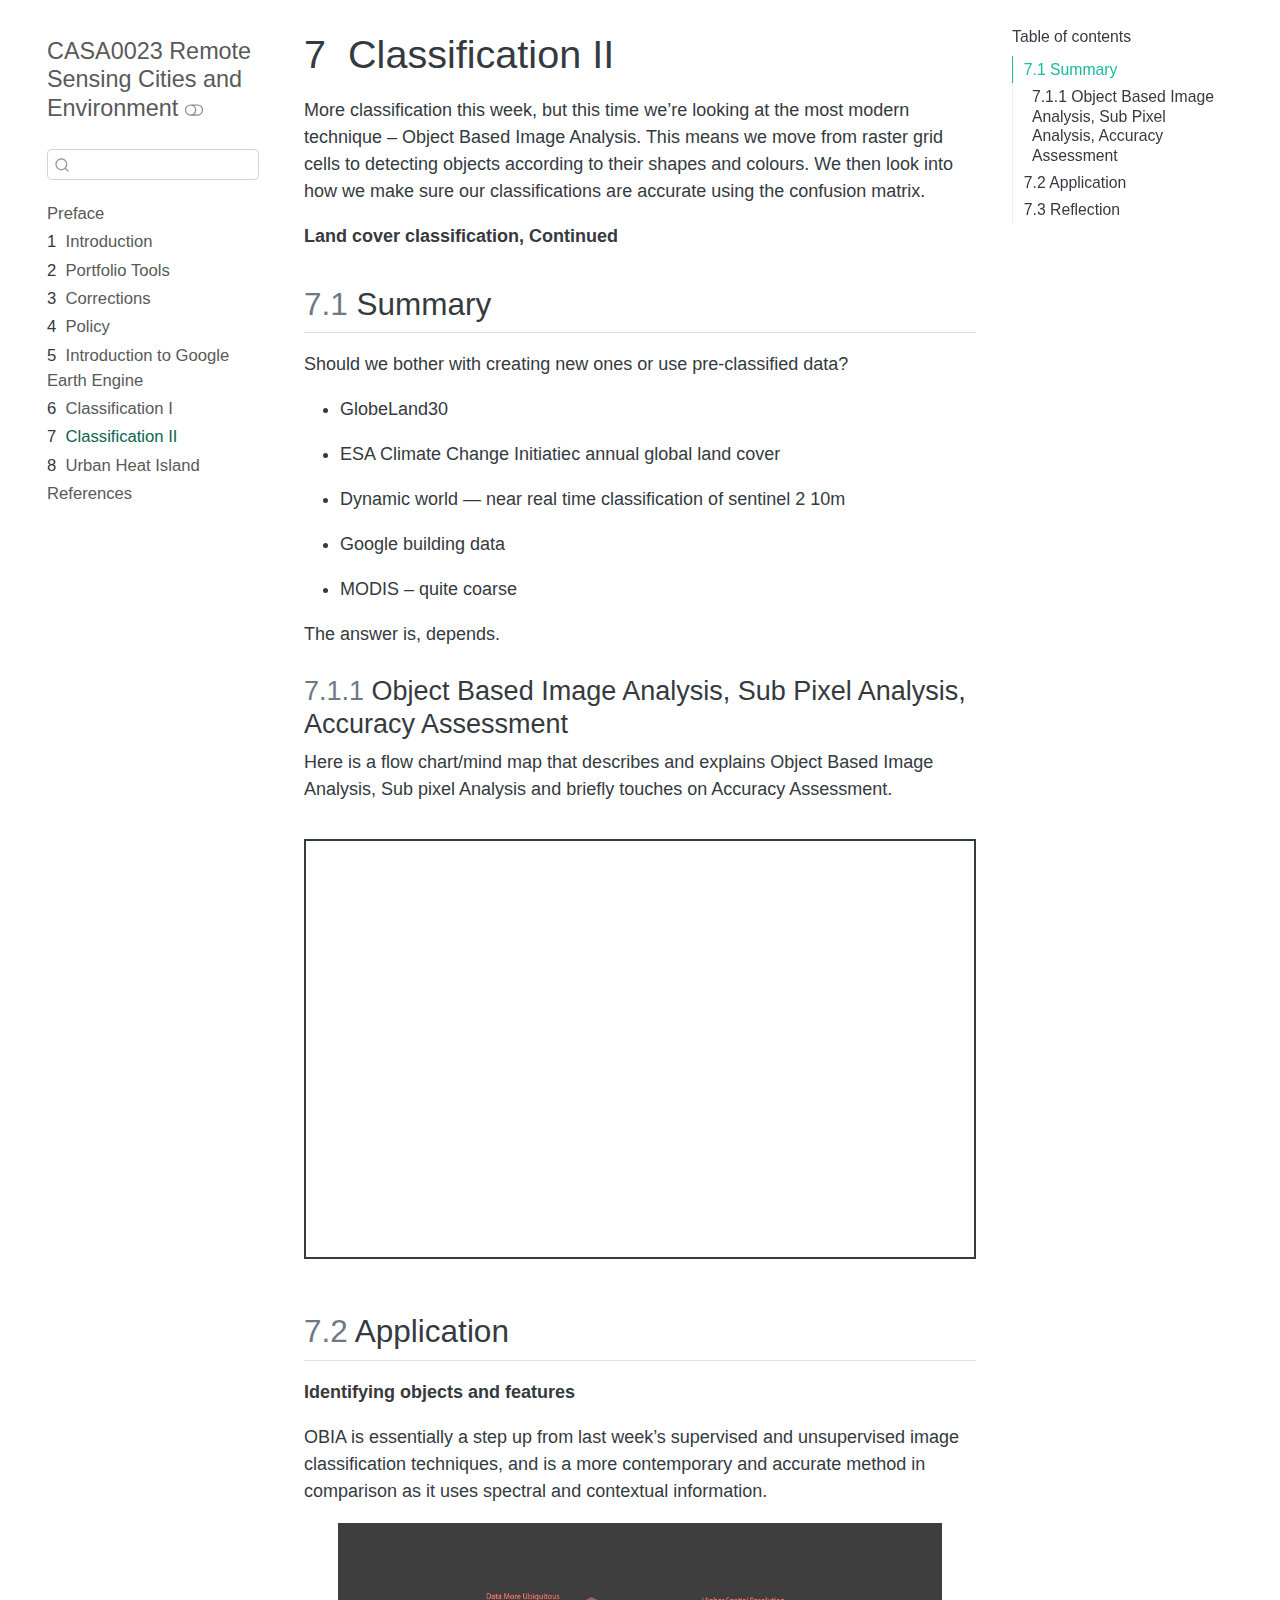
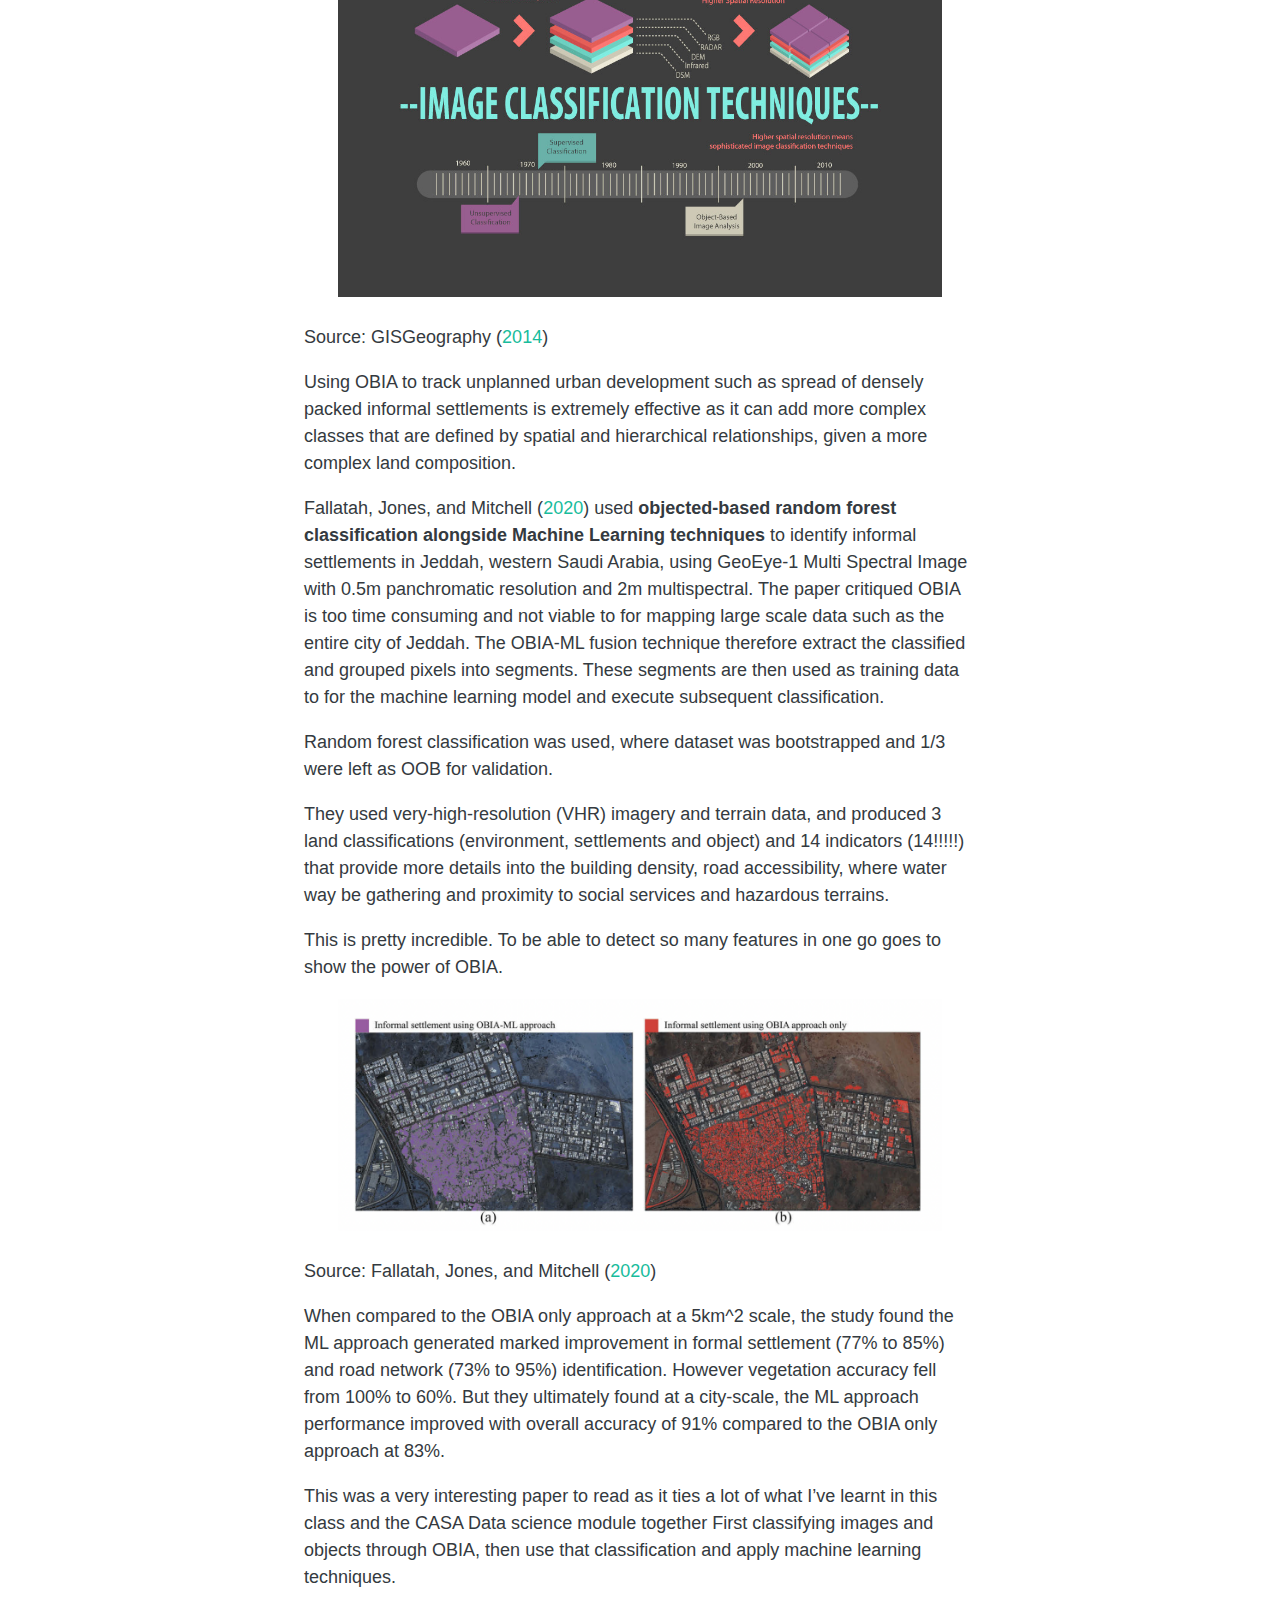
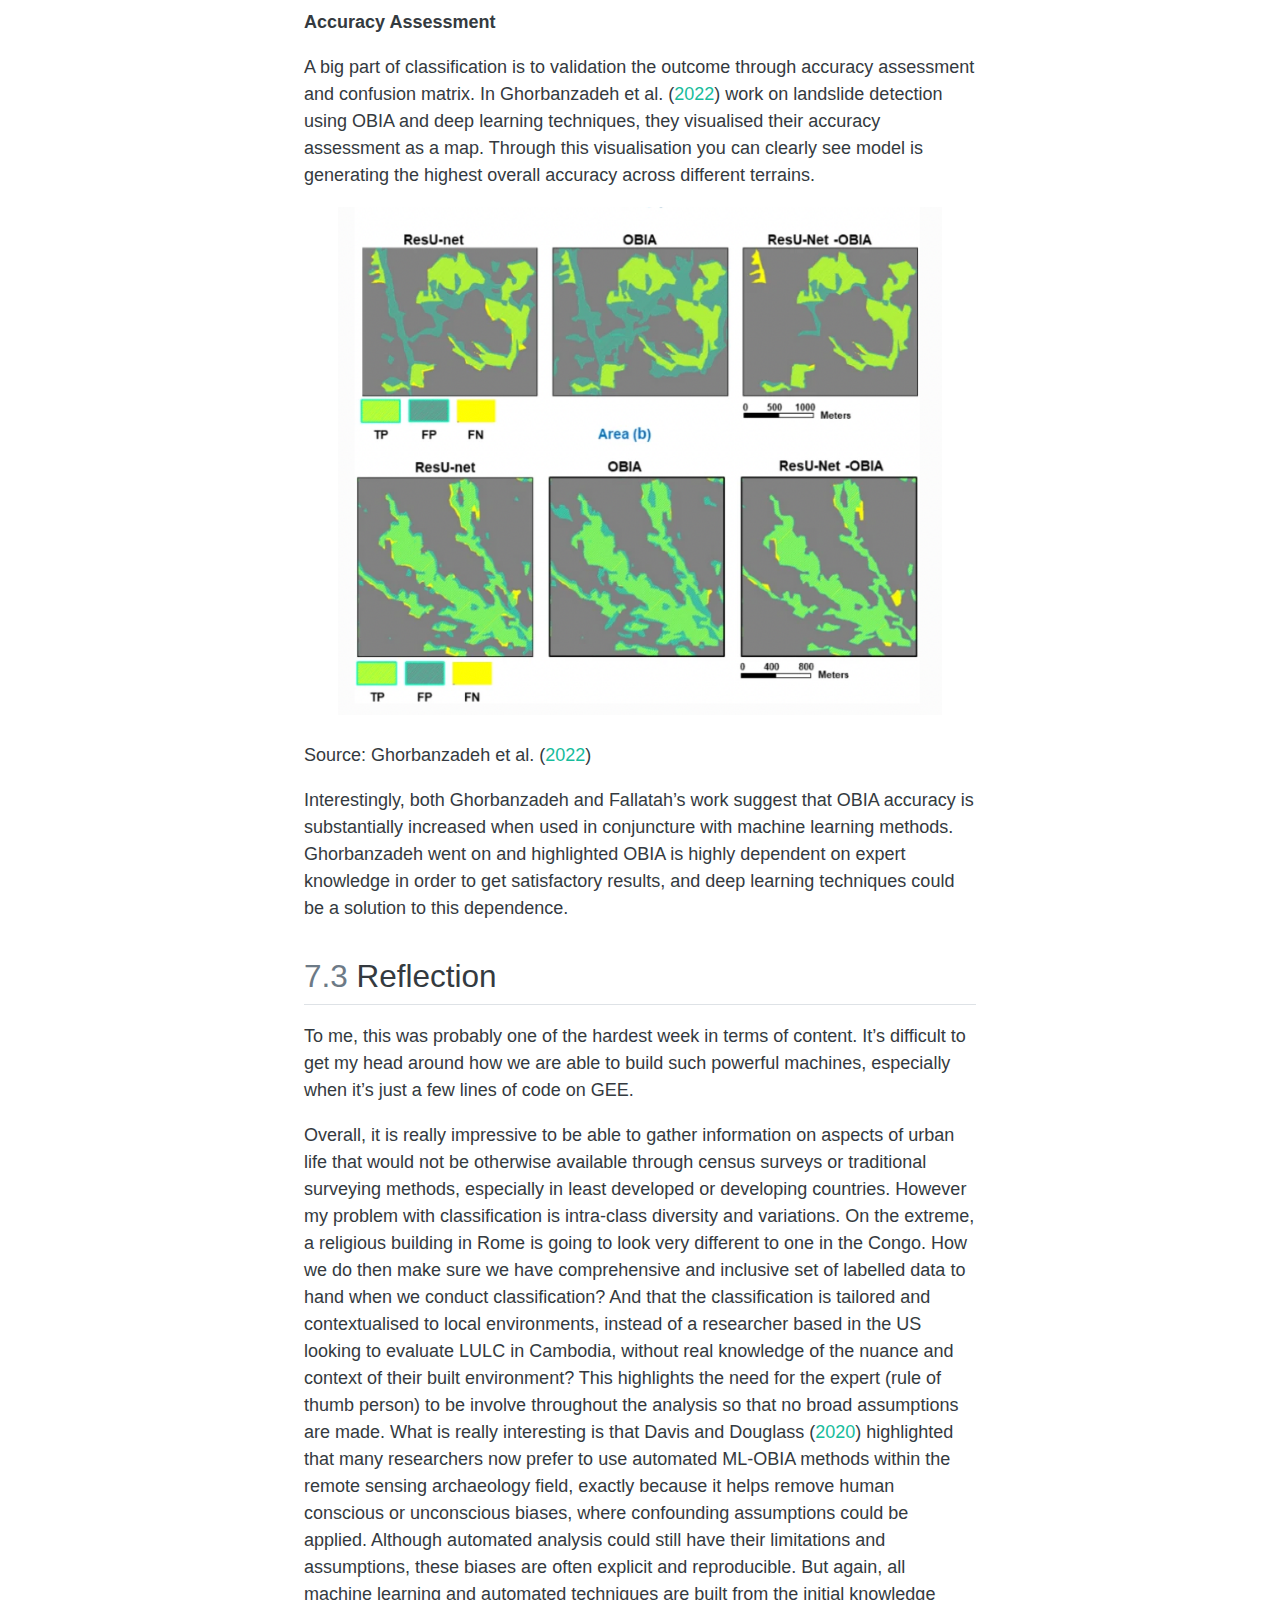
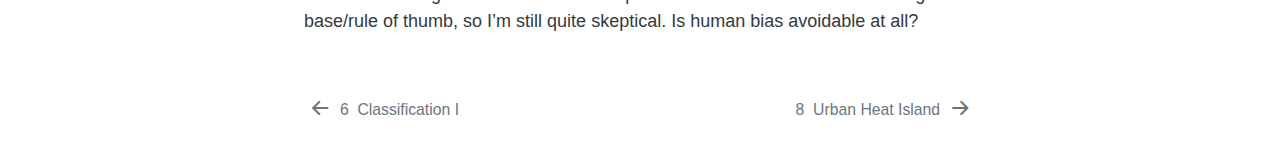
<file: docs/week7.html>
<!DOCTYPE html>
<html xmlns="http://www.w3.org/1999/xhtml" lang="en" xml:lang="en"><head>

<meta charset="utf-8">
<meta name="generator" content="quarto-1.1.251">

<meta name="viewport" content="width=device-width, initial-scale=1.0, user-scalable=yes">


<title>CASA0023 Remote Sensing Cities and Environment - 7&nbsp; Classification II</title>
<style>
code{white-space: pre-wrap;}
span.smallcaps{font-variant: small-caps;}
div.columns{display: flex; gap: min(4vw, 1.5em);}
div.column{flex: auto; overflow-x: auto;}
div.hanging-indent{margin-left: 1.5em; text-indent: -1.5em;}
ul.task-list{list-style: none;}
ul.task-list li input[type="checkbox"] {
  width: 0.8em;
  margin: 0 0.8em 0.2em -1.6em;
  vertical-align: middle;
}
div.csl-bib-body { }
div.csl-entry {
  clear: both;
}
.hanging div.csl-entry {
  margin-left:2em;
  text-indent:-2em;
}
div.csl-left-margin {
  min-width:2em;
  float:left;
}
div.csl-right-inline {
  margin-left:2em;
  padding-left:1em;
}
div.csl-indent {
  margin-left: 2em;
}
</style>


<script src="site_libs/quarto-nav/quarto-nav.js"></script>
<script src="site_libs/quarto-nav/headroom.min.js"></script>
<script src="site_libs/clipboard/clipboard.min.js"></script>
<script src="site_libs/quarto-search/autocomplete.umd.js"></script>
<script src="site_libs/quarto-search/fuse.min.js"></script>
<script src="site_libs/quarto-search/quarto-search.js"></script>
<meta name="quarto:offset" content="./">
<link href="./week8.html" rel="next">
<link href="./week6.html" rel="prev">
<link href="./favicon-32x32.png" rel="icon" type="image/png">
<script src="site_libs/quarto-html/quarto.js"></script>
<script src="site_libs/quarto-html/popper.min.js"></script>
<script src="site_libs/quarto-html/tippy.umd.min.js"></script>
<script src="site_libs/quarto-html/anchor.min.js"></script>
<link href="site_libs/quarto-html/tippy.css" rel="stylesheet">
<link href="site_libs/quarto-html/quarto-syntax-highlighting.css" rel="stylesheet" class="quarto-color-scheme" id="quarto-text-highlighting-styles">
<link href="site_libs/quarto-html/quarto-syntax-highlighting-dark.css" rel="prefetch" class="quarto-color-scheme quarto-color-alternate" id="quarto-text-highlighting-styles">
<script src="site_libs/bootstrap/bootstrap.min.js"></script>
<link href="site_libs/bootstrap/bootstrap-icons.css" rel="stylesheet">
<link href="site_libs/bootstrap/bootstrap.min.css" rel="stylesheet" class="quarto-color-scheme" id="quarto-bootstrap" data-mode="light">
<link href="site_libs/bootstrap/bootstrap-dark.min.css" rel="prefetch" class="quarto-color-scheme quarto-color-alternate" id="quarto-bootstrap" data-mode="dark">
<script id="quarto-search-options" type="application/json">{
  "location": "sidebar",
  "copy-button": false,
  "collapse-after": 3,
  "panel-placement": "start",
  "type": "textbox",
  "limit": 20,
  "language": {
    "search-no-results-text": "No results",
    "search-matching-documents-text": "matching documents",
    "search-copy-link-title": "Copy link to search",
    "search-hide-matches-text": "Hide additional matches",
    "search-more-match-text": "more match in this document",
    "search-more-matches-text": "more matches in this document",
    "search-clear-button-title": "Clear",
    "search-detached-cancel-button-title": "Cancel",
    "search-submit-button-title": "Submit"
  }
}</script>
<script src="site_libs/fitvids-2.1.1/fitvids.min.js"></script>


</head>

<body class="nav-sidebar floating">

<div id="quarto-search-results"></div>
  <header id="quarto-header" class="headroom fixed-top">
  <nav class="quarto-secondary-nav" data-bs-toggle="collapse" data-bs-target="#quarto-sidebar" aria-controls="quarto-sidebar" aria-expanded="false" aria-label="Toggle sidebar navigation" onclick="if (window.quartoToggleHeadroom) { window.quartoToggleHeadroom(); }">
    <div class="container-fluid d-flex justify-content-between">
      <h1 class="quarto-secondary-nav-title"><span class="chapter-number">7</span>&nbsp; <span class="chapter-title">Classification II</span></h1>
      <button type="button" class="quarto-btn-toggle btn" aria-label="Show secondary navigation">
        <i class="bi bi-chevron-right"></i>
      </button>
    </div>
  </nav>
</header>
<!-- content -->
<div id="quarto-content" class="quarto-container page-columns page-rows-contents page-layout-article">
<!-- sidebar -->
  <nav id="quarto-sidebar" class="sidebar collapse sidebar-navigation floating overflow-auto">
    <div class="pt-lg-2 mt-2 text-left sidebar-header">
    <div class="sidebar-title mb-0 py-0">
      <a href="./">CASA0023 Remote Sensing Cities and Environment</a> 
        <div class="sidebar-tools-main">
  <a href="" class="quarto-color-scheme-toggle sidebar-tool" onclick="window.quartoToggleColorScheme(); return false;" title="Toggle dark mode"><i class="bi"></i></a>
</div>
    </div>
      </div>
      <div class="mt-2 flex-shrink-0 align-items-center">
        <div class="sidebar-search">
        <div id="quarto-search" class="" title="Search"></div>
        </div>
      </div>
    <div class="sidebar-menu-container"> 
    <ul class="list-unstyled mt-1">
        <li class="sidebar-item">
  <div class="sidebar-item-container"> 
  <a href="./index.html" class="sidebar-item-text sidebar-link">Preface</a>
  </div>
</li>
        <li class="sidebar-item">
  <div class="sidebar-item-container"> 
  <a href="./week1.html" class="sidebar-item-text sidebar-link"><span class="chapter-number">1</span>&nbsp; <span class="chapter-title">Introduction</span></a>
  </div>
</li>
        <li class="sidebar-item">
  <div class="sidebar-item-container"> 
  <a href="./week2.html" class="sidebar-item-text sidebar-link"><span class="chapter-number">2</span>&nbsp; <span class="chapter-title">Portfolio Tools</span></a>
  </div>
</li>
        <li class="sidebar-item">
  <div class="sidebar-item-container"> 
  <a href="./week3.html" class="sidebar-item-text sidebar-link"><span class="chapter-number">3</span>&nbsp; <span class="chapter-title">Corrections</span></a>
  </div>
</li>
        <li class="sidebar-item">
  <div class="sidebar-item-container"> 
  <a href="./week4.html" class="sidebar-item-text sidebar-link"><span class="chapter-number">4</span>&nbsp; <span class="chapter-title">Policy</span></a>
  </div>
</li>
        <li class="sidebar-item">
  <div class="sidebar-item-container"> 
  <a href="./week5.html" class="sidebar-item-text sidebar-link"><span class="chapter-number">5</span>&nbsp; <span class="chapter-title">Introduction to Google Earth Engine</span></a>
  </div>
</li>
        <li class="sidebar-item">
  <div class="sidebar-item-container"> 
  <a href="./week6.html" class="sidebar-item-text sidebar-link"><span class="chapter-number">6</span>&nbsp; <span class="chapter-title">Classification I</span></a>
  </div>
</li>
        <li class="sidebar-item">
  <div class="sidebar-item-container"> 
  <a href="./week7.html" class="sidebar-item-text sidebar-link active"><span class="chapter-number">7</span>&nbsp; <span class="chapter-title">Classification II</span></a>
  </div>
</li>
        <li class="sidebar-item">
  <div class="sidebar-item-container"> 
  <a href="./week8.html" class="sidebar-item-text sidebar-link"><span class="chapter-number">8</span>&nbsp; <span class="chapter-title">Urban Heat Island</span></a>
  </div>
</li>
        <li class="sidebar-item">
  <div class="sidebar-item-container"> 
  <a href="./references.html" class="sidebar-item-text sidebar-link">References</a>
  </div>
</li>
    </ul>
    </div>
</nav>
<!-- margin-sidebar -->
    <div id="quarto-margin-sidebar" class="sidebar margin-sidebar">
        <nav id="TOC" role="doc-toc" class="toc-active">
    <h2 id="toc-title">Table of contents</h2>
   
  <ul>
  <li><a href="#summary" id="toc-summary" class="nav-link active" data-scroll-target="#summary"><span class="toc-section-number">7.1</span>  Summary</a>
  <ul class="collapse">
  <li><a href="#object-based-image-analysis-sub-pixel-analysis-accuracy-assessment" id="toc-object-based-image-analysis-sub-pixel-analysis-accuracy-assessment" class="nav-link" data-scroll-target="#object-based-image-analysis-sub-pixel-analysis-accuracy-assessment"><span class="toc-section-number">7.1.1</span>  Object Based Image Analysis, Sub Pixel Analysis, Accuracy Assessment</a></li>
  </ul></li>
  <li><a href="#application" id="toc-application" class="nav-link" data-scroll-target="#application"><span class="toc-section-number">7.2</span>  Application</a></li>
  <li><a href="#reflection" id="toc-reflection" class="nav-link" data-scroll-target="#reflection"><span class="toc-section-number">7.3</span>  Reflection</a></li>
  </ul>
</nav>
    </div>
<!-- main -->
<main class="content" id="quarto-document-content">

<header id="title-block-header" class="quarto-title-block default">
<div class="quarto-title">
<h1 class="title d-none d-lg-block"><span class="chapter-number">7</span>&nbsp; <span class="chapter-title">Classification II</span></h1>
</div>



<div class="quarto-title-meta">

    
    
  </div>
  

</header>

<p>More classification this week, but this time we’re looking at the most modern technique – Object Based Image Analysis. This means we move from raster grid cells to detecting objects according to their shapes and colours. We then look into how we make sure our classifications are accurate using the confusion matrix.</p>
<p><strong>Land cover classification, Continued</strong></p>
<section id="summary" class="level2" data-number="7.1">
<h2 data-number="7.1" class="anchored" data-anchor-id="summary"><span class="header-section-number">7.1</span> Summary</h2>
<p>Should we bother with creating new ones or use pre-classified data?</p>
<ul>
<li><p>GlobeLand30</p></li>
<li><p>ESA Climate Change Initiatiec annual global land cover</p></li>
<li><p>Dynamic world — near real time classification of sentinel 2 10m</p></li>
<li><p>Google building data</p></li>
<li><p>MODIS – quite coarse</p></li>
</ul>
<p>The answer is, depends.</p>
<section id="object-based-image-analysis-sub-pixel-analysis-accuracy-assessment" class="level3" data-number="7.1.1">
<h3 data-number="7.1.1" class="anchored" data-anchor-id="object-based-image-analysis-sub-pixel-analysis-accuracy-assessment"><span class="header-section-number">7.1.1</span> Object Based Image Analysis, Sub Pixel Analysis, Accuracy Assessment</h3>
<p>Here is a flow chart/mind map that describes and explains Object Based Image Analysis, Sub pixel Analysis and briefly touches on Accuracy Assessment.</p>
<div class="cell">
<div class="cell-output-display">
<div class="shareagain" style="min-width:300px;margin:1em auto;" data-exeternal="1">
<iframe src="https://miro.com/app/board/uXjVMa1M_yw=/?share_link_id=113675726787" width="1600" height="1000" style="border:2px solid currentColor;" loading="lazy" allowfullscreen=""></iframe>
<script>fitvids('.shareagain', {players: 'iframe'});</script>
</div>
</div>
</div>
</section>
</section>
<section id="application" class="level2" data-number="7.2">
<h2 data-number="7.2" class="anchored" data-anchor-id="application"><span class="header-section-number">7.2</span> Application</h2>
<p><strong>Identifying objects and features</strong></p>
<p>OBIA is essentially a step up from last week’s supervised and unsupervised image classification techniques, and is a more contemporary and accurate method in comparison as it uses spectral and contextual information.</p>
<div class="cell" data-layout-align="center">
<div class="cell-output-display">
<div class="quarto-figure quarto-figure-center">
<figure class="figure">
<p><img src="img/image-class-tech.jpeg" class="img-fluid figure-img" style="width:90.0%"></p>
</figure>
</div>
</div>
</div>
<p>Source: <span class="citation" data-cites="gisgeography2014">GISGeography (<a href="references.html#ref-gisgeography2014" role="doc-biblioref">2014</a>)</span></p>
<p>Using OBIA to track unplanned urban development such as spread of densely packed informal settlements is extremely effective as it can add more complex classes that are defined by spatial and hierarchical relationships, given a more complex land composition.</p>
<p><span class="citation" data-cites="fallatah2020">Fallatah, Jones, and Mitchell (<a href="references.html#ref-fallatah2020" role="doc-biblioref">2020</a>)</span> used <strong>objected-based random forest classification alongside Machine Learning techniques</strong> to identify informal settlements in Jeddah, western Saudi Arabia, using GeoEye-1 Multi Spectral Image with 0.5m panchromatic resolution and 2m multispectral. The paper critiqued OBIA is too time consuming and not viable to for mapping large scale data such as the entire city of Jeddah. The OBIA-ML fusion technique therefore extract the classified and grouped pixels into segments. These segments are then used as training data to for the machine learning model and execute subsequent classification.</p>
<p>Random forest classification was used, where dataset was bootstrapped and 1/3 were left as OOB for validation.</p>
<p>They used very-high-resolution (VHR) imagery and terrain data, and produced 3 land classifications (environment, settlements and object) and 14 indicators (14!!!!!) that provide more details into the building density, road accessibility, where water way be gathering and proximity to social services and hazardous terrains.</p>
<p>This is pretty incredible. To be able to detect so many features in one go goes to show the power of OBIA.</p>
<div class="cell" data-layout-align="center">
<div class="cell-output-display">
<div class="quarto-figure quarto-figure-center">
<figure class="figure">
<p><img src="img/jeddah.png" class="img-fluid figure-img" style="width:90.0%"></p>
</figure>
</div>
</div>
</div>
<p>Source: <span class="citation" data-cites="fallatah2020">Fallatah, Jones, and Mitchell (<a href="references.html#ref-fallatah2020" role="doc-biblioref">2020</a>)</span></p>
<p>When compared to the OBIA only approach at a 5km^2 scale, the study found the ML approach generated marked improvement in formal settlement (77% to 85%) and road network (73% to 95%) identification. However vegetation accuracy fell from 100% to 60%. But they ultimately found at a city-scale, the ML approach performance improved with overall accuracy of 91% compared to the OBIA only approach at 83%.</p>
<p>This was a very interesting paper to read as it ties a lot of what I’ve learnt in this class and the CASA Data science module together First classifying images and objects through OBIA, then use that classification and apply machine learning techniques.</p>
<p><strong>Accuracy Assessment</strong></p>
<p>A big part of classification is to validation the outcome through accuracy assessment and confusion matrix. In <span class="citation" data-cites="ghorbanzadeh2022">Ghorbanzadeh et al. (<a href="references.html#ref-ghorbanzadeh2022" role="doc-biblioref">2022</a>)</span> work on landslide detection using OBIA and deep learning techniques, they visualised their accuracy assessment as a map. Through this visualisation you can clearly see model is generating the highest overall accuracy across different terrains.</p>
<div class="cell" data-layout-align="center">
<div class="cell-output-display">
<div class="quarto-figure quarto-figure-center">
<figure class="figure">
<p><img src="img/accuracy.png" class="img-fluid figure-img" style="width:90.0%"></p>
</figure>
</div>
</div>
</div>
<p>Source: <span class="citation" data-cites="ghorbanzadeh2022">Ghorbanzadeh et al. (<a href="references.html#ref-ghorbanzadeh2022" role="doc-biblioref">2022</a>)</span></p>
<p>Interestingly, both Ghorbanzadeh and Fallatah’s work suggest that OBIA accuracy is substantially increased when used in conjuncture with machine learning methods. Ghorbanzadeh went on and highlighted OBIA is highly dependent on expert knowledge in order to get satisfactory results, and deep learning techniques could be a solution to this dependence.</p>
</section>
<section id="reflection" class="level2" data-number="7.3">
<h2 data-number="7.3" class="anchored" data-anchor-id="reflection"><span class="header-section-number">7.3</span> Reflection</h2>
<p>To me, this was probably one of the hardest week in terms of content. It’s difficult to get my head around how we are able to build such powerful machines, especially when it’s just a few lines of code on GEE.</p>
<p>Overall, it is really impressive to be able to gather information on aspects of urban life that would not be otherwise available through census surveys or traditional surveying methods, especially in least developed or developing countries. However my problem with classification is intra-class diversity and variations. On the extreme, a religious building in Rome is going to look very different to one in the Congo. How we do then make sure we have comprehensive and inclusive set of labelled data to hand when we conduct classification? And that the classification is tailored and contextualised to local environments, instead of a researcher based in the US looking to evaluate LULC in Cambodia, without real knowledge of the nuance and context of their built environment? This highlights the need for the expert (rule of thumb person) to be involve throughout the analysis so that no broad assumptions are made. What is really interesting is that <span class="citation" data-cites="davis2020">Davis and Douglass (<a href="references.html#ref-davis2020" role="doc-biblioref">2020</a>)</span> highlighted that many researchers now prefer to use automated ML-OBIA methods within the remote sensing archaeology field, exactly because it helps remove human conscious or unconscious biases, where confounding assumptions could be applied. Although automated analysis could still have their limitations and assumptions, these biases are often explicit and reproducible. But again, all machine learning and automated techniques are built from the initial knowledge base/rule of thumb, so I’m still quite skeptical. Is human bias avoidable at all?</p>


<div id="refs" class="references csl-bib-body hanging-indent" role="doc-bibliography" style="display: none">
<div id="ref-davis2020" class="csl-entry" role="doc-biblioentry">
Davis, Dylan S., and Kristina Douglass. 2020. <span>“Aerial and Spaceborne Remote Sensing in African Archaeology: A Review of Current Research and Potential Future Avenues.”</span> <em>African Archaeological Review</em> 37 (1): 9–24. <a href="https://doi.org/10.1007/s10437-020-09373-y">https://doi.org/10.1007/s10437-020-09373-y</a>.
</div>
<div id="ref-fallatah2020" class="csl-entry" role="doc-biblioentry">
Fallatah, Ahmad, Simon Jones, and David Mitchell. 2020. <span>“Object-Based Random Forest Classification for Informal Settlements Identification in the Middle East: Jeddah a Case Study.”</span> <em>International Journal of Remote Sensing</em> 41 (11): 4421–45. <a href="https://doi.org/10.1080/01431161.2020.1718237">https://doi.org/10.1080/01431161.2020.1718237</a>.
</div>
<div id="ref-ghorbanzadeh2022" class="csl-entry" role="doc-biblioentry">
Ghorbanzadeh, Omid, Hejar Shahabi, Alessandro Crivellari, Saeid Homayouni, Thomas Blaschke, and Pedram Ghamisi. 2022. <span>“Landslide Detection Using Deep Learning and Object-Based Image Analysis.”</span> <em>Landslides</em> 19 (4): 929–39. <a href="https://doi.org/10.1007/s10346-021-01843-x">https://doi.org/10.1007/s10346-021-01843-x</a>.
</div>
<div id="ref-gisgeography2014" class="csl-entry" role="doc-biblioentry">
GISGeography. 2014. <span>“Image Classification Techniques in Remote Sensing.”</span> <a href="https://gisgeography.com/image-classification-techniques-remote-sensing/">https://gisgeography.com/image-classification-techniques-remote-sensing/</a>.
</div>
</div>
</section>

</main> <!-- /main -->
<script id="quarto-html-after-body" type="application/javascript">
window.document.addEventListener("DOMContentLoaded", function (event) {
  const toggleBodyColorMode = (bsSheetEl) => {
    const mode = bsSheetEl.getAttribute("data-mode");
    const bodyEl = window.document.querySelector("body");
    if (mode === "dark") {
      bodyEl.classList.add("quarto-dark");
      bodyEl.classList.remove("quarto-light");
    } else {
      bodyEl.classList.add("quarto-light");
      bodyEl.classList.remove("quarto-dark");
    }
  }
  const toggleBodyColorPrimary = () => {
    const bsSheetEl = window.document.querySelector("link#quarto-bootstrap");
    if (bsSheetEl) {
      toggleBodyColorMode(bsSheetEl);
    }
  }
  toggleBodyColorPrimary();  
  const disableStylesheet = (stylesheets) => {
    for (let i=0; i < stylesheets.length; i++) {
      const stylesheet = stylesheets[i];
      stylesheet.rel = 'prefetch';
    }
  }
  const enableStylesheet = (stylesheets) => {
    for (let i=0; i < stylesheets.length; i++) {
      const stylesheet = stylesheets[i];
      stylesheet.rel = 'stylesheet';
    }
  }
  const manageTransitions = (selector, allowTransitions) => {
    const els = window.document.querySelectorAll(selector);
    for (let i=0; i < els.length; i++) {
      const el = els[i];
      if (allowTransitions) {
        el.classList.remove('notransition');
      } else {
        el.classList.add('notransition');
      }
    }
  }
  const toggleColorMode = (alternate) => {
    // Switch the stylesheets
    const alternateStylesheets = window.document.querySelectorAll('link.quarto-color-scheme.quarto-color-alternate');
    manageTransitions('#quarto-margin-sidebar .nav-link', false);
    if (alternate) {
      enableStylesheet(alternateStylesheets);
      for (const sheetNode of alternateStylesheets) {
        if (sheetNode.id === "quarto-bootstrap") {
          toggleBodyColorMode(sheetNode);
        }
      }
    } else {
      disableStylesheet(alternateStylesheets);
      toggleBodyColorPrimary();
    }
    manageTransitions('#quarto-margin-sidebar .nav-link', true);
    // Switch the toggles
    const toggles = window.document.querySelectorAll('.quarto-color-scheme-toggle');
    for (let i=0; i < toggles.length; i++) {
      const toggle = toggles[i];
      if (toggle) {
        if (alternate) {
          toggle.classList.add("alternate");     
        } else {
          toggle.classList.remove("alternate");
        }
      }
    }
    // Hack to workaround the fact that safari doesn't
    // properly recolor the scrollbar when toggling (#1455)
    if (navigator.userAgent.indexOf('Safari') > 0 && navigator.userAgent.indexOf('Chrome') == -1) {
      manageTransitions("body", false);
      window.scrollTo(0, 1);
      setTimeout(() => {
        window.scrollTo(0, 0);
        manageTransitions("body", true);
      }, 40);  
    }
  }
  const isFileUrl = () => { 
    return window.location.protocol === 'file:';
  }
  const hasAlternateSentinel = () => {  
    let styleSentinel = getColorSchemeSentinel();
    if (styleSentinel !== null) {
      return styleSentinel === "alternate";
    } else {
      return false;
    }
  }
  const setStyleSentinel = (alternate) => {
    const value = alternate ? "alternate" : "default";
    if (!isFileUrl()) {
      window.localStorage.setItem("quarto-color-scheme", value);
    } else {
      localAlternateSentinel = value;
    }
  }
  const getColorSchemeSentinel = () => {
    if (!isFileUrl()) {
      const storageValue = window.localStorage.getItem("quarto-color-scheme");
      return storageValue != null ? storageValue : localAlternateSentinel;
    } else {
      return localAlternateSentinel;
    }
  }
  let localAlternateSentinel = 'default';
  // Dark / light mode switch
  window.quartoToggleColorScheme = () => {
    // Read the current dark / light value 
    let toAlternate = !hasAlternateSentinel();
    toggleColorMode(toAlternate);
    setStyleSentinel(toAlternate);
  };
  // Ensure there is a toggle, if there isn't float one in the top right
  if (window.document.querySelector('.quarto-color-scheme-toggle') === null) {
    const a = window.document.createElement('a');
    a.classList.add('top-right');
    a.classList.add('quarto-color-scheme-toggle');
    a.href = "";
    a.onclick = function() { try { window.quartoToggleColorScheme(); } catch {} return false; };
    const i = window.document.createElement("i");
    i.classList.add('bi');
    a.appendChild(i);
    window.document.body.appendChild(a);
  }
  // Switch to dark mode if need be
  if (hasAlternateSentinel()) {
    toggleColorMode(true);
  } 
  const icon = "";
  const anchorJS = new window.AnchorJS();
  anchorJS.options = {
    placement: 'right',
    icon: icon
  };
  anchorJS.add('.anchored');
  const clipboard = new window.ClipboardJS('.code-copy-button', {
    target: function(trigger) {
      return trigger.previousElementSibling;
    }
  });
  clipboard.on('success', function(e) {
    // button target
    const button = e.trigger;
    // don't keep focus
    button.blur();
    // flash "checked"
    button.classList.add('code-copy-button-checked');
    var currentTitle = button.getAttribute("title");
    button.setAttribute("title", "Copied!");
    setTimeout(function() {
      button.setAttribute("title", currentTitle);
      button.classList.remove('code-copy-button-checked');
    }, 1000);
    // clear code selection
    e.clearSelection();
  });
  function tippyHover(el, contentFn) {
    const config = {
      allowHTML: true,
      content: contentFn,
      maxWidth: 500,
      delay: 100,
      arrow: false,
      appendTo: function(el) {
          return el.parentElement;
      },
      interactive: true,
      interactiveBorder: 10,
      theme: 'quarto',
      placement: 'bottom-start'
    };
    window.tippy(el, config); 
  }
  const noterefs = window.document.querySelectorAll('a[role="doc-noteref"]');
  for (var i=0; i<noterefs.length; i++) {
    const ref = noterefs[i];
    tippyHover(ref, function() {
      // use id or data attribute instead here
      let href = ref.getAttribute('data-footnote-href') || ref.getAttribute('href');
      try { href = new URL(href).hash; } catch {}
      const id = href.replace(/^#\/?/, "");
      const note = window.document.getElementById(id);
      return note.innerHTML;
    });
  }
  var bibliorefs = window.document.querySelectorAll('a[role="doc-biblioref"]');
  for (var i=0; i<bibliorefs.length; i++) {
    const ref = bibliorefs[i];
    const cites = ref.parentNode.getAttribute('data-cites').split(' ');
    tippyHover(ref, function() {
      var popup = window.document.createElement('div');
      cites.forEach(function(cite) {
        var citeDiv = window.document.createElement('div');
        citeDiv.classList.add('hanging-indent');
        citeDiv.classList.add('csl-entry');
        var biblioDiv = window.document.getElementById('ref-' + cite);
        if (biblioDiv) {
          citeDiv.innerHTML = biblioDiv.innerHTML;
        }
        popup.appendChild(citeDiv);
      });
      return popup.innerHTML;
    });
  }
});
</script>
<nav class="page-navigation">
  <div class="nav-page nav-page-previous">
      <a href="./week6.html" class="pagination-link">
        <i class="bi bi-arrow-left-short"></i> <span class="nav-page-text"><span class="chapter-number">6</span>&nbsp; <span class="chapter-title">Classification I</span></span>
      </a>          
  </div>
  <div class="nav-page nav-page-next">
      <a href="./week8.html" class="pagination-link">
        <span class="nav-page-text"><span class="chapter-number">8</span>&nbsp; <span class="chapter-title">Urban Heat Island</span></span> <i class="bi bi-arrow-right-short"></i>
      </a>
  </div>
</nav>
</div> <!-- /content -->



</body></html>
</file>
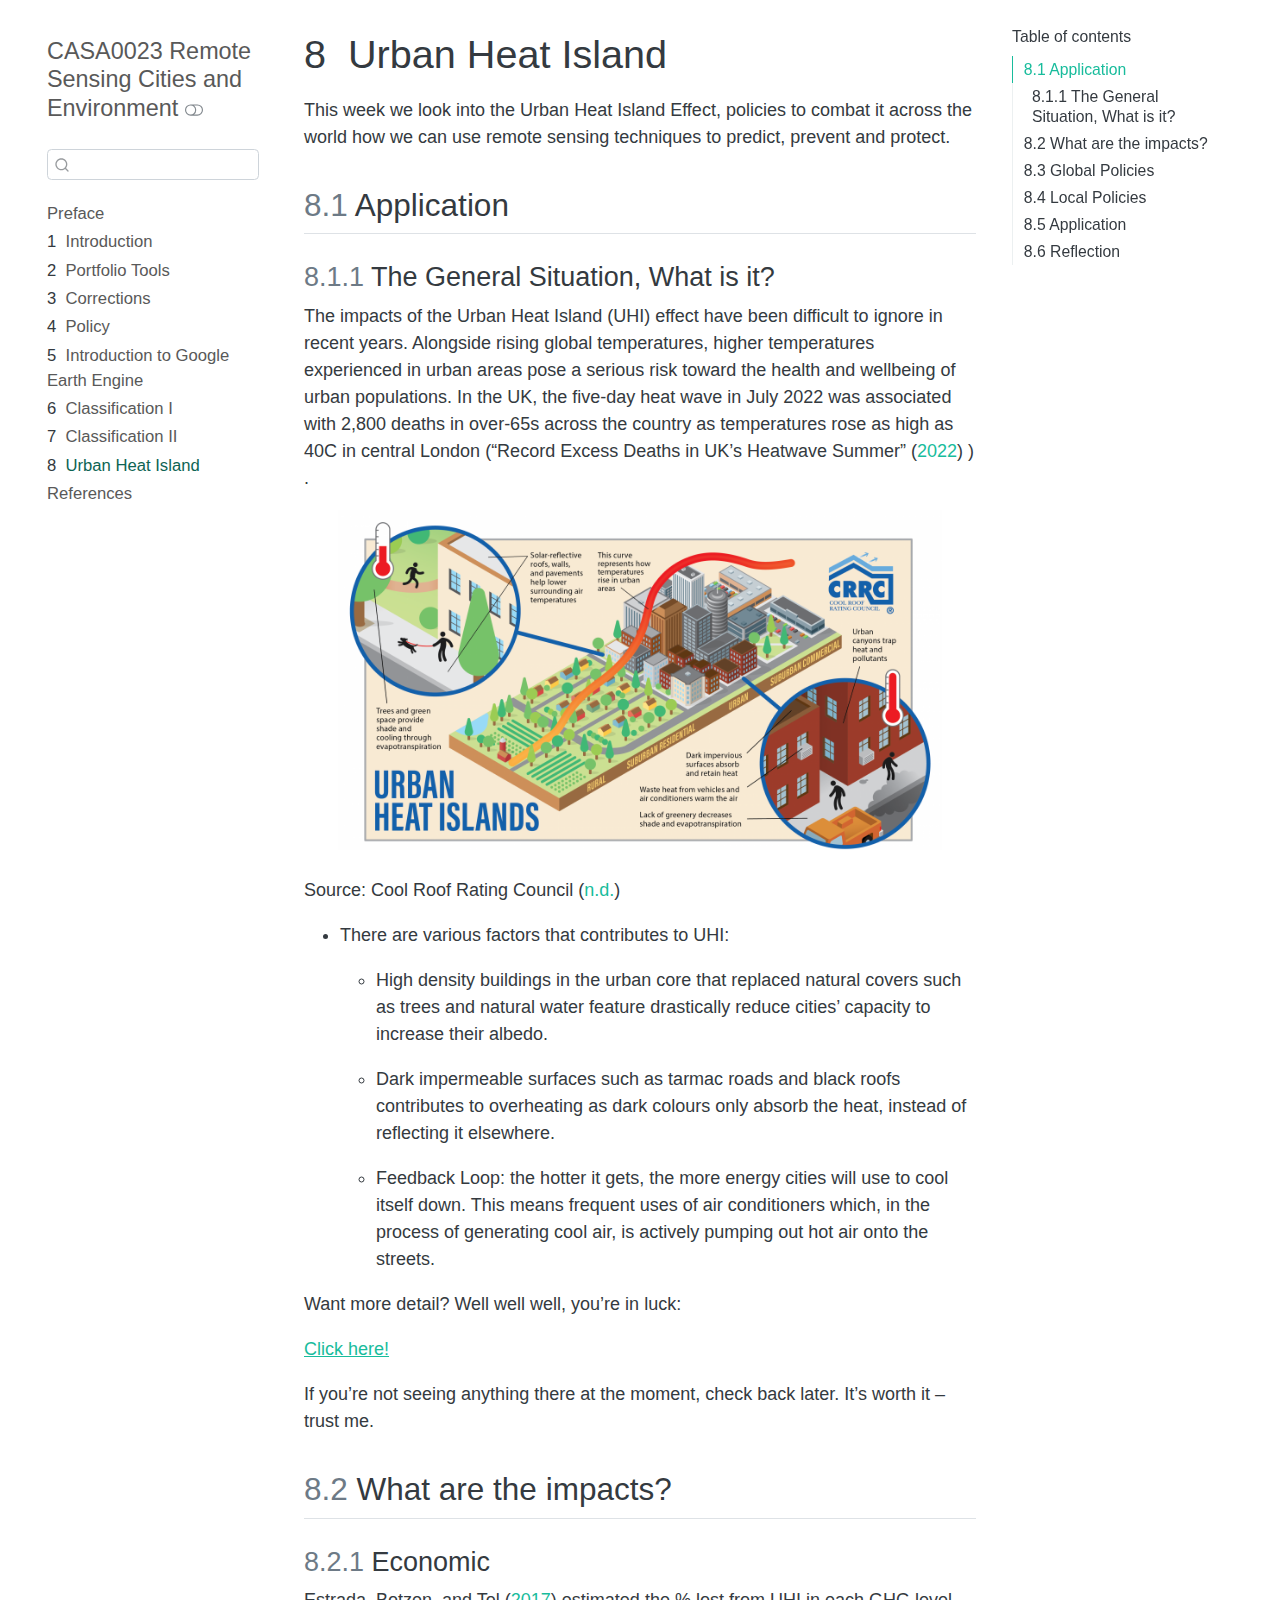
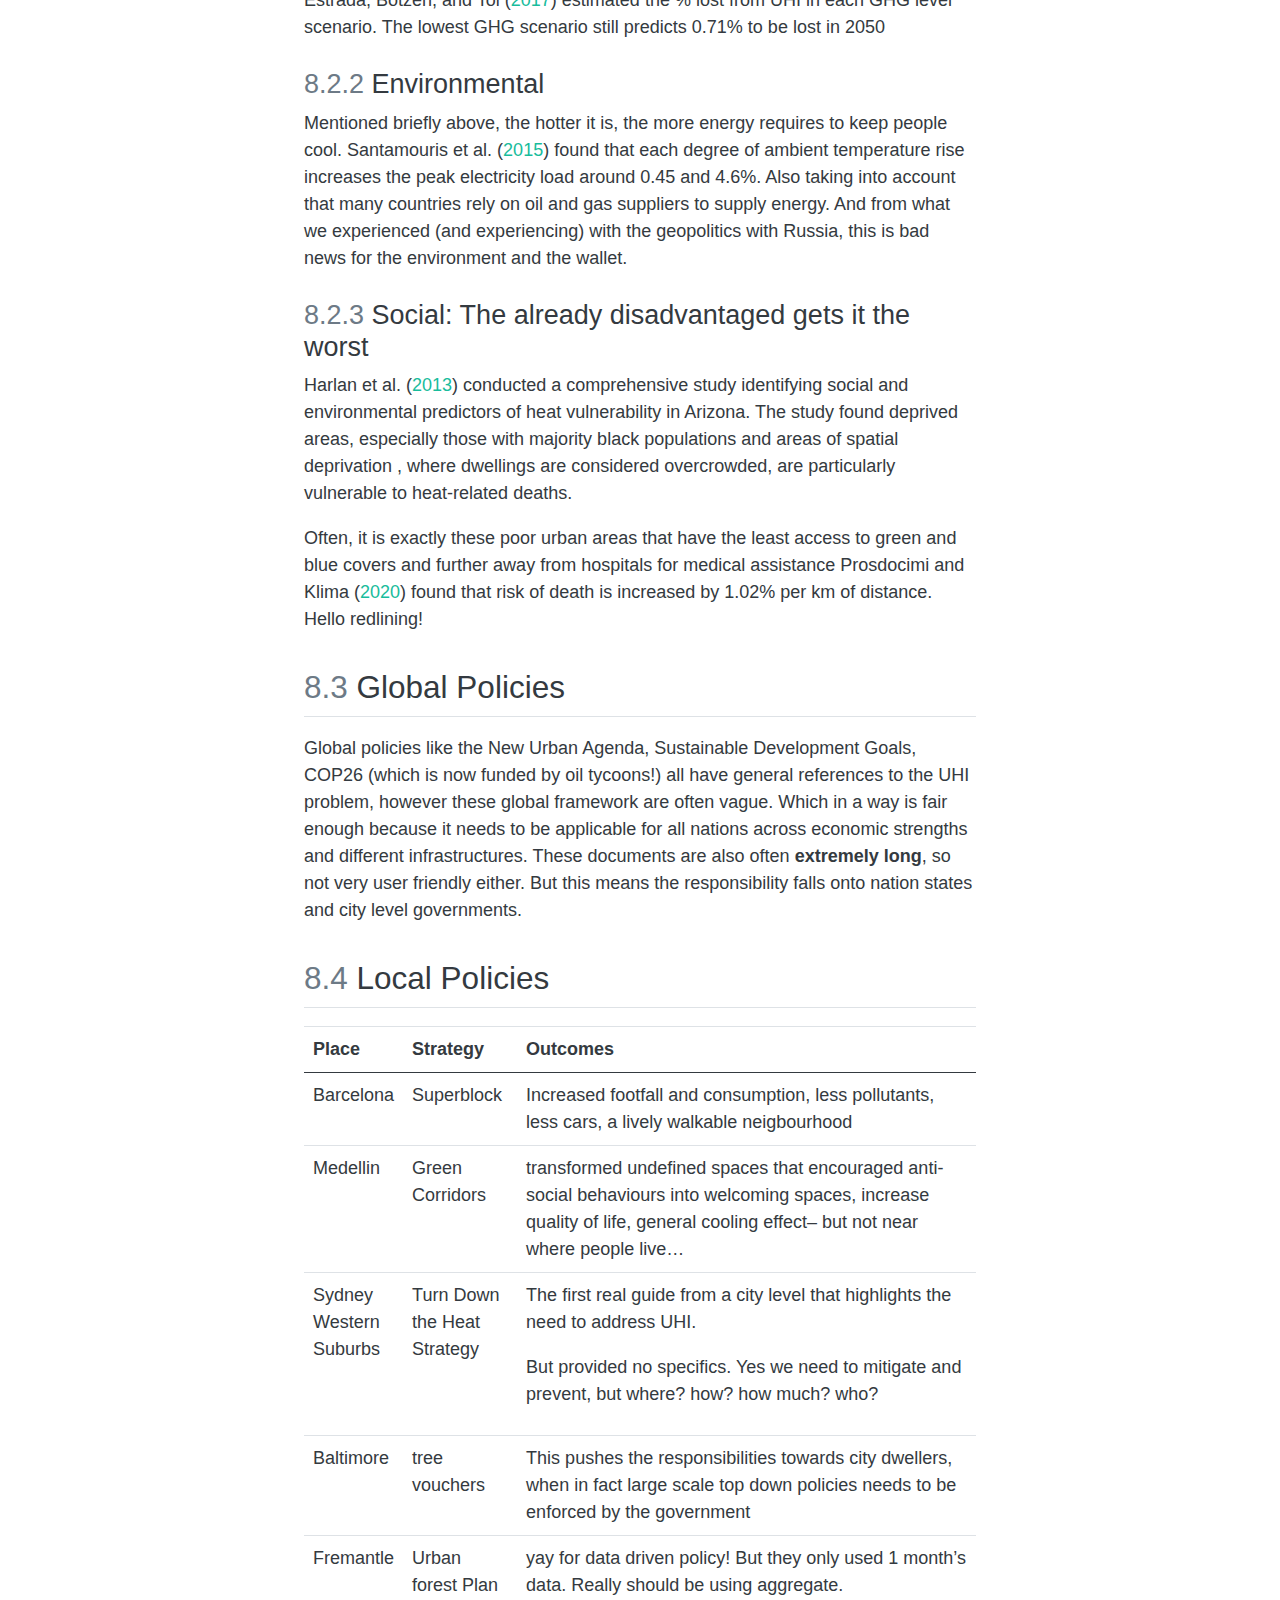
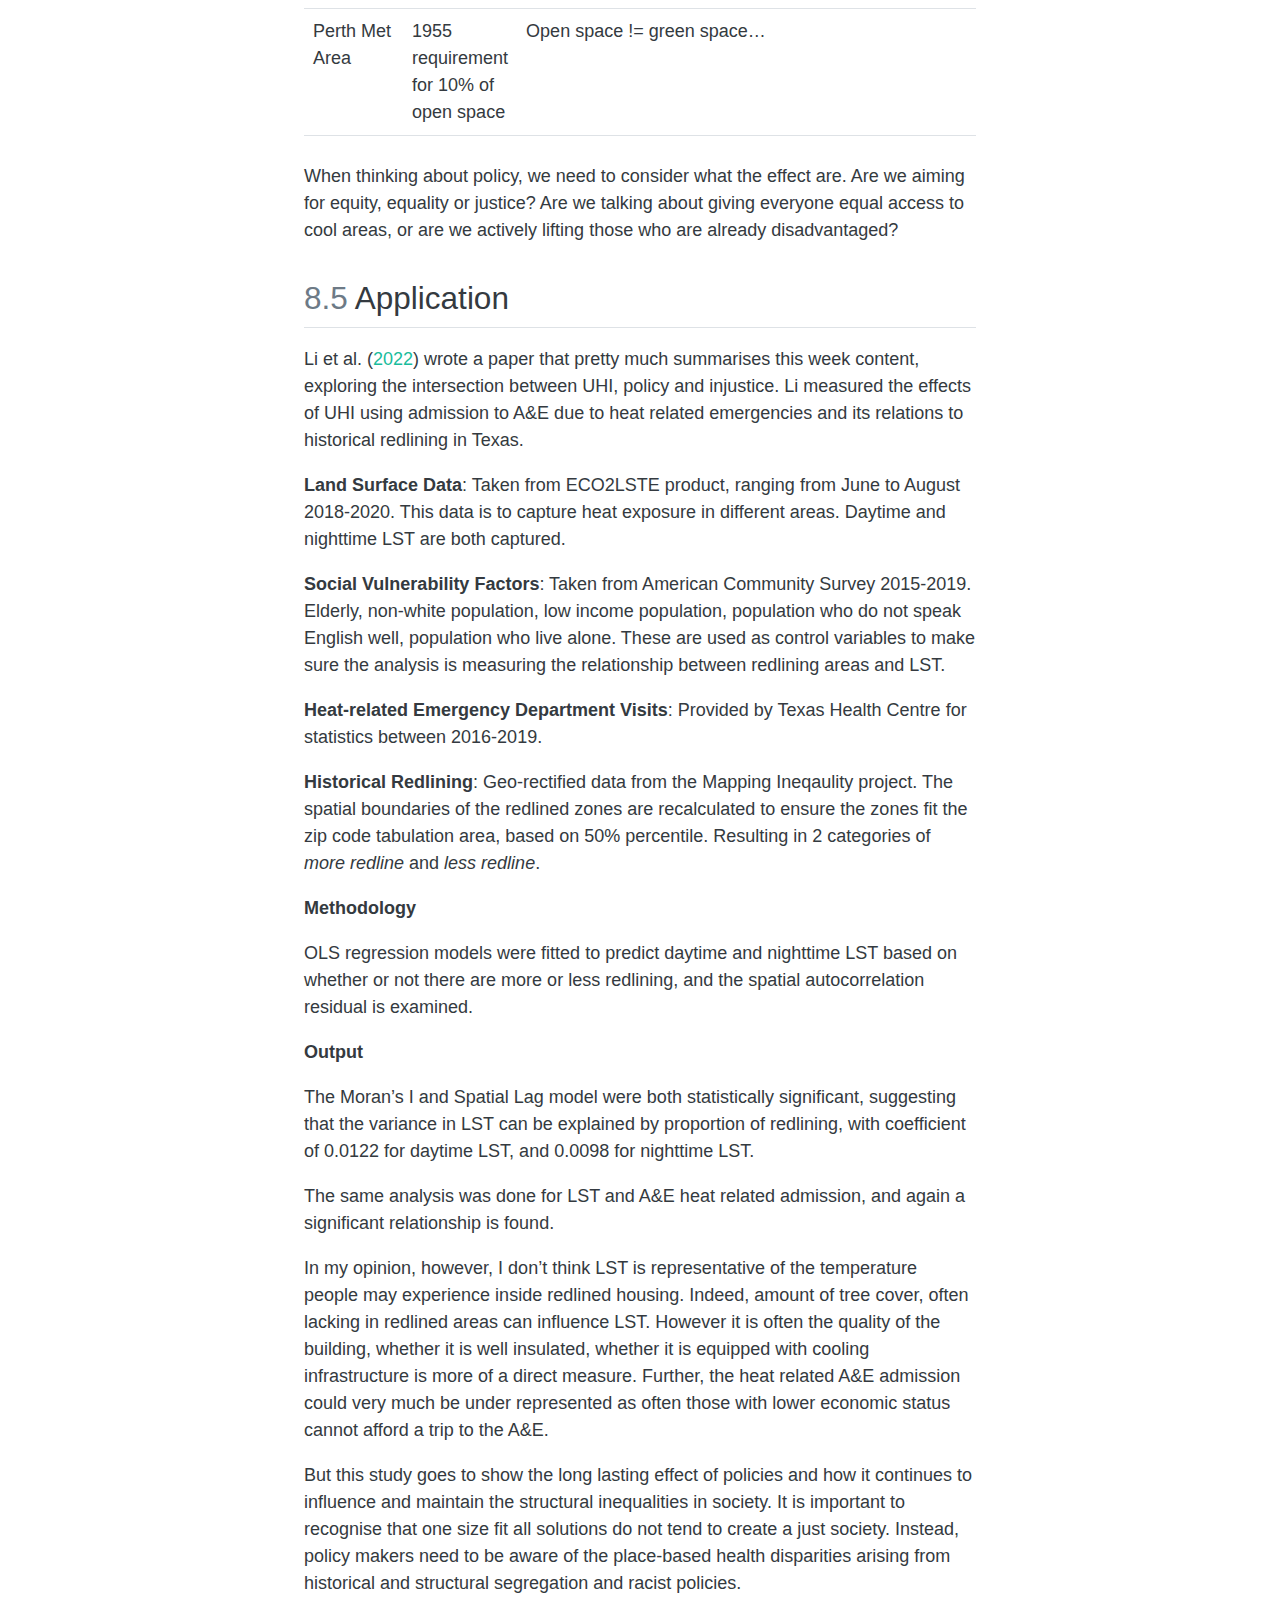
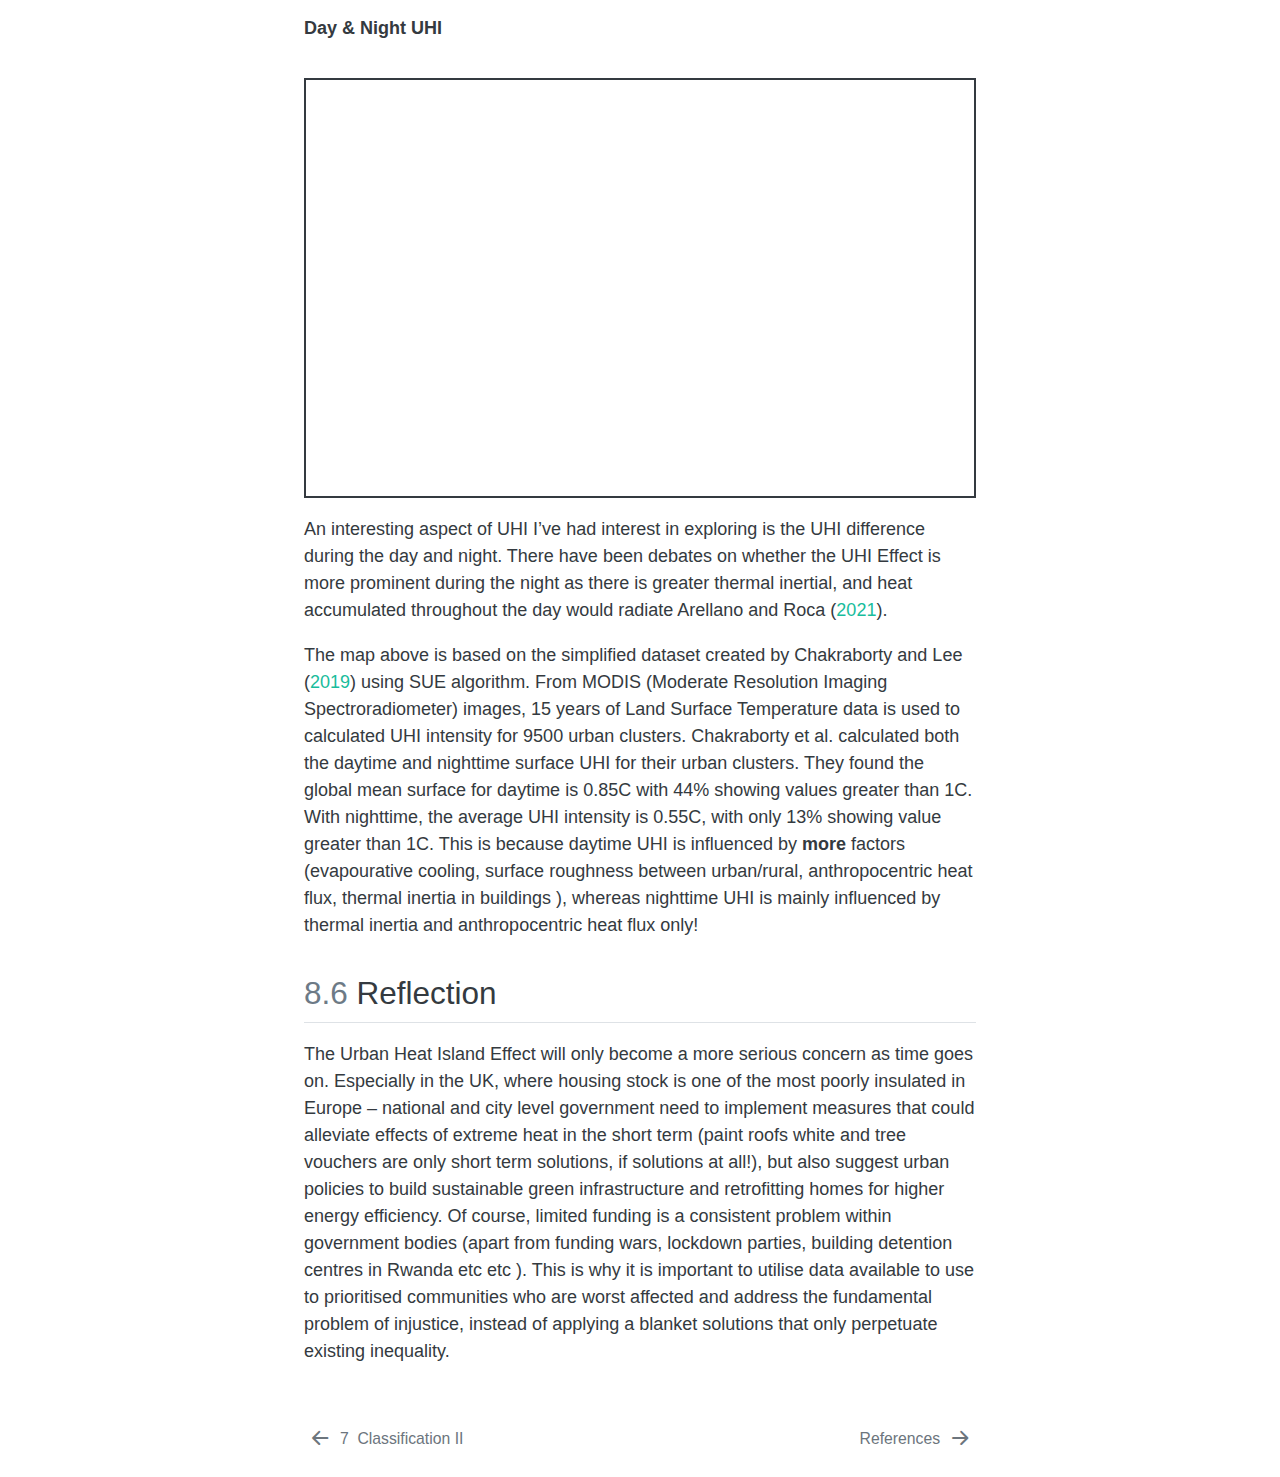
<file: docs/week8.html>
<!DOCTYPE html>
<html xmlns="http://www.w3.org/1999/xhtml" lang="en" xml:lang="en"><head>

<meta charset="utf-8">
<meta name="generator" content="quarto-1.1.251">

<meta name="viewport" content="width=device-width, initial-scale=1.0, user-scalable=yes">


<title>CASA0023 Remote Sensing Cities and Environment - 8&nbsp; Urban Heat Island</title>
<style>
code{white-space: pre-wrap;}
span.smallcaps{font-variant: small-caps;}
div.columns{display: flex; gap: min(4vw, 1.5em);}
div.column{flex: auto; overflow-x: auto;}
div.hanging-indent{margin-left: 1.5em; text-indent: -1.5em;}
ul.task-list{list-style: none;}
ul.task-list li input[type="checkbox"] {
  width: 0.8em;
  margin: 0 0.8em 0.2em -1.6em;
  vertical-align: middle;
}
div.csl-bib-body { }
div.csl-entry {
  clear: both;
}
.hanging div.csl-entry {
  margin-left:2em;
  text-indent:-2em;
}
div.csl-left-margin {
  min-width:2em;
  float:left;
}
div.csl-right-inline {
  margin-left:2em;
  padding-left:1em;
}
div.csl-indent {
  margin-left: 2em;
}
</style>


<script src="site_libs/quarto-nav/quarto-nav.js"></script>
<script src="site_libs/quarto-nav/headroom.min.js"></script>
<script src="site_libs/clipboard/clipboard.min.js"></script>
<script src="site_libs/quarto-search/autocomplete.umd.js"></script>
<script src="site_libs/quarto-search/fuse.min.js"></script>
<script src="site_libs/quarto-search/quarto-search.js"></script>
<meta name="quarto:offset" content="./">
<link href="./references.html" rel="next">
<link href="./week7.html" rel="prev">
<link href="./favicon-32x32.png" rel="icon" type="image/png">
<script src="site_libs/quarto-html/quarto.js"></script>
<script src="site_libs/quarto-html/popper.min.js"></script>
<script src="site_libs/quarto-html/tippy.umd.min.js"></script>
<script src="site_libs/quarto-html/anchor.min.js"></script>
<link href="site_libs/quarto-html/tippy.css" rel="stylesheet">
<link href="site_libs/quarto-html/quarto-syntax-highlighting.css" rel="stylesheet" class="quarto-color-scheme" id="quarto-text-highlighting-styles">
<link href="site_libs/quarto-html/quarto-syntax-highlighting-dark.css" rel="prefetch" class="quarto-color-scheme quarto-color-alternate" id="quarto-text-highlighting-styles">
<script src="site_libs/bootstrap/bootstrap.min.js"></script>
<link href="site_libs/bootstrap/bootstrap-icons.css" rel="stylesheet">
<link href="site_libs/bootstrap/bootstrap.min.css" rel="stylesheet" class="quarto-color-scheme" id="quarto-bootstrap" data-mode="light">
<link href="site_libs/bootstrap/bootstrap-dark.min.css" rel="prefetch" class="quarto-color-scheme quarto-color-alternate" id="quarto-bootstrap" data-mode="dark">
<script id="quarto-search-options" type="application/json">{
  "location": "sidebar",
  "copy-button": false,
  "collapse-after": 3,
  "panel-placement": "start",
  "type": "textbox",
  "limit": 20,
  "language": {
    "search-no-results-text": "No results",
    "search-matching-documents-text": "matching documents",
    "search-copy-link-title": "Copy link to search",
    "search-hide-matches-text": "Hide additional matches",
    "search-more-match-text": "more match in this document",
    "search-more-matches-text": "more matches in this document",
    "search-clear-button-title": "Clear",
    "search-detached-cancel-button-title": "Cancel",
    "search-submit-button-title": "Submit"
  }
}</script>
<script src="site_libs/fitvids-2.1.1/fitvids.min.js"></script>


</head>

<body class="nav-sidebar floating">

<div id="quarto-search-results"></div>
  <header id="quarto-header" class="headroom fixed-top">
  <nav class="quarto-secondary-nav" data-bs-toggle="collapse" data-bs-target="#quarto-sidebar" aria-controls="quarto-sidebar" aria-expanded="false" aria-label="Toggle sidebar navigation" onclick="if (window.quartoToggleHeadroom) { window.quartoToggleHeadroom(); }">
    <div class="container-fluid d-flex justify-content-between">
      <h1 class="quarto-secondary-nav-title"><span class="chapter-number">8</span>&nbsp; <span class="chapter-title">Urban Heat Island</span></h1>
      <button type="button" class="quarto-btn-toggle btn" aria-label="Show secondary navigation">
        <i class="bi bi-chevron-right"></i>
      </button>
    </div>
  </nav>
</header>
<!-- content -->
<div id="quarto-content" class="quarto-container page-columns page-rows-contents page-layout-article">
<!-- sidebar -->
  <nav id="quarto-sidebar" class="sidebar collapse sidebar-navigation floating overflow-auto">
    <div class="pt-lg-2 mt-2 text-left sidebar-header">
    <div class="sidebar-title mb-0 py-0">
      <a href="./">CASA0023 Remote Sensing Cities and Environment</a> 
        <div class="sidebar-tools-main">
  <a href="" class="quarto-color-scheme-toggle sidebar-tool" onclick="window.quartoToggleColorScheme(); return false;" title="Toggle dark mode"><i class="bi"></i></a>
</div>
    </div>
      </div>
      <div class="mt-2 flex-shrink-0 align-items-center">
        <div class="sidebar-search">
        <div id="quarto-search" class="" title="Search"></div>
        </div>
      </div>
    <div class="sidebar-menu-container"> 
    <ul class="list-unstyled mt-1">
        <li class="sidebar-item">
  <div class="sidebar-item-container"> 
  <a href="./index.html" class="sidebar-item-text sidebar-link">Preface</a>
  </div>
</li>
        <li class="sidebar-item">
  <div class="sidebar-item-container"> 
  <a href="./week1.html" class="sidebar-item-text sidebar-link"><span class="chapter-number">1</span>&nbsp; <span class="chapter-title">Introduction</span></a>
  </div>
</li>
        <li class="sidebar-item">
  <div class="sidebar-item-container"> 
  <a href="./week2.html" class="sidebar-item-text sidebar-link"><span class="chapter-number">2</span>&nbsp; <span class="chapter-title">Portfolio Tools</span></a>
  </div>
</li>
        <li class="sidebar-item">
  <div class="sidebar-item-container"> 
  <a href="./week3.html" class="sidebar-item-text sidebar-link"><span class="chapter-number">3</span>&nbsp; <span class="chapter-title">Corrections</span></a>
  </div>
</li>
        <li class="sidebar-item">
  <div class="sidebar-item-container"> 
  <a href="./week4.html" class="sidebar-item-text sidebar-link"><span class="chapter-number">4</span>&nbsp; <span class="chapter-title">Policy</span></a>
  </div>
</li>
        <li class="sidebar-item">
  <div class="sidebar-item-container"> 
  <a href="./week5.html" class="sidebar-item-text sidebar-link"><span class="chapter-number">5</span>&nbsp; <span class="chapter-title">Introduction to Google Earth Engine</span></a>
  </div>
</li>
        <li class="sidebar-item">
  <div class="sidebar-item-container"> 
  <a href="./week6.html" class="sidebar-item-text sidebar-link"><span class="chapter-number">6</span>&nbsp; <span class="chapter-title">Classification I</span></a>
  </div>
</li>
        <li class="sidebar-item">
  <div class="sidebar-item-container"> 
  <a href="./week7.html" class="sidebar-item-text sidebar-link"><span class="chapter-number">7</span>&nbsp; <span class="chapter-title">Classification II</span></a>
  </div>
</li>
        <li class="sidebar-item">
  <div class="sidebar-item-container"> 
  <a href="./week8.html" class="sidebar-item-text sidebar-link active"><span class="chapter-number">8</span>&nbsp; <span class="chapter-title">Urban Heat Island</span></a>
  </div>
</li>
        <li class="sidebar-item">
  <div class="sidebar-item-container"> 
  <a href="./references.html" class="sidebar-item-text sidebar-link">References</a>
  </div>
</li>
    </ul>
    </div>
</nav>
<!-- margin-sidebar -->
    <div id="quarto-margin-sidebar" class="sidebar margin-sidebar">
        <nav id="TOC" role="doc-toc" class="toc-active">
    <h2 id="toc-title">Table of contents</h2>
   
  <ul>
  <li><a href="#application" id="toc-application" class="nav-link active" data-scroll-target="#application"><span class="toc-section-number">8.1</span>  Application</a>
  <ul class="collapse">
  <li><a href="#the-general-situation-what-is-it" id="toc-the-general-situation-what-is-it" class="nav-link" data-scroll-target="#the-general-situation-what-is-it"><span class="toc-section-number">8.1.1</span>  The General Situation, What is it?</a></li>
  </ul></li>
  <li><a href="#what-are-the-impacts" id="toc-what-are-the-impacts" class="nav-link" data-scroll-target="#what-are-the-impacts"><span class="toc-section-number">8.2</span>  What are the impacts?</a>
  <ul class="collapse">
  <li><a href="#economic" id="toc-economic" class="nav-link" data-scroll-target="#economic"><span class="toc-section-number">8.2.1</span>  Economic</a></li>
  <li><a href="#environmental" id="toc-environmental" class="nav-link" data-scroll-target="#environmental"><span class="toc-section-number">8.2.2</span>  Environmental</a></li>
  <li><a href="#social-the-already-disadvantaged-gets-it-the-worst" id="toc-social-the-already-disadvantaged-gets-it-the-worst" class="nav-link" data-scroll-target="#social-the-already-disadvantaged-gets-it-the-worst"><span class="toc-section-number">8.2.3</span>  Social: The already disadvantaged gets it the worst</a></li>
  </ul></li>
  <li><a href="#global-policies" id="toc-global-policies" class="nav-link" data-scroll-target="#global-policies"><span class="toc-section-number">8.3</span>  Global Policies</a></li>
  <li><a href="#local-policies" id="toc-local-policies" class="nav-link" data-scroll-target="#local-policies"><span class="toc-section-number">8.4</span>  Local Policies</a></li>
  <li><a href="#application-1" id="toc-application-1" class="nav-link" data-scroll-target="#application-1"><span class="toc-section-number">8.5</span>  Application</a></li>
  <li><a href="#reflection" id="toc-reflection" class="nav-link" data-scroll-target="#reflection"><span class="toc-section-number">8.6</span>  Reflection</a></li>
  </ul>
</nav>
    </div>
<!-- main -->
<main class="content" id="quarto-document-content">

<header id="title-block-header" class="quarto-title-block default">
<div class="quarto-title">
<h1 class="title d-none d-lg-block"><span class="chapter-number">8</span>&nbsp; <span class="chapter-title">Urban Heat Island</span></h1>
</div>



<div class="quarto-title-meta">

    
    
  </div>
  

</header>

<p>This week we look into the Urban Heat Island Effect, policies to combat it across the world how we can use remote sensing techniques to predict, prevent and protect.</p>
<section id="application" class="level2" data-number="8.1">
<h2 data-number="8.1" class="anchored" data-anchor-id="application"><span class="header-section-number">8.1</span> Application</h2>
<section id="the-general-situation-what-is-it" class="level3" data-number="8.1.1">
<h3 data-number="8.1.1" class="anchored" data-anchor-id="the-general-situation-what-is-it"><span class="header-section-number">8.1.1</span> The General Situation, What is it?</h3>
<p>The impacts of the Urban Heat Island (UHI) effect have been difficult to ignore in recent years. Alongside rising global temperatures, higher temperatures experienced in urban areas pose a serious risk toward the health and wellbeing of urban populations. In the UK, the five-day heat wave in July 2022 was associated with 2,800 deaths in over-65s across the country as temperatures rose as high as 40C in central London (<span class="citation" data-cites="recorde2022"><span>“Record Excess Deaths in UK’s Heatwave Summer”</span> (<a href="references.html#ref-recorde2022" role="doc-biblioref">2022</a>)</span> ) .</p>
<div class="cell" data-layout-align="center">
<div class="cell-output-display">
<div class="quarto-figure quarto-figure-center">
<figure class="figure">
<p><img src="img/uhi.png" class="img-fluid figure-img" style="width:90.0%"></p>
</figure>
</div>
</div>
</div>
<p>Source: <span class="citation" data-cites="coolroofratingcouncil">Cool Roof Rating Council (<a href="references.html#ref-coolroofratingcouncil" role="doc-biblioref">n.d.</a>)</span></p>
<ul>
<li><p>There are various factors that contributes to UHI:</p>
<ul>
<li><p>High density buildings in the urban core that replaced natural covers such as trees and natural water feature drastically reduce cities’ capacity to increase their albedo.</p></li>
<li><p>Dark impermeable surfaces such as tarmac roads and black roofs contributes to overheating as dark colours only absorb the heat, instead of reflecting it elsewhere.</p></li>
<li><p>Feedback Loop: the hotter it gets, the more energy cities will use to cool itself down. This means frequent uses of air conditioners which, in the process of generating cool air, is actively pumping out hot air onto the streets.</p></li>
</ul></li>
</ul>
<p>Want more detail? Well well well, you’re in luck:</p>
<p><a href="https://grand-tuck-757.notion.site/Urban-Heat-Island-Interpretive-Dance-5a97bd9ac958489188ab689db54e59a8">Click here!</a></p>
<p>If you’re not seeing anything there at the moment, check back later. It’s worth it – trust me.</p>
</section>
</section>
<section id="what-are-the-impacts" class="level2" data-number="8.2">
<h2 data-number="8.2" class="anchored" data-anchor-id="what-are-the-impacts"><span class="header-section-number">8.2</span> What are the impacts?</h2>
<section id="economic" class="level3" data-number="8.2.1">
<h3 data-number="8.2.1" class="anchored" data-anchor-id="economic"><span class="header-section-number">8.2.1</span> Economic</h3>
<p><span class="citation" data-cites="estrada2017">Estrada, Botzen, and Tol (<a href="references.html#ref-estrada2017" role="doc-biblioref">2017</a>)</span> estimated the % lost from UHI in each GHG level scenario. The lowest GHG scenario still predicts 0.71% to be lost in 2050</p>
</section>
<section id="environmental" class="level3" data-number="8.2.2">
<h3 data-number="8.2.2" class="anchored" data-anchor-id="environmental"><span class="header-section-number">8.2.2</span> Environmental</h3>
<p>Mentioned briefly above, the hotter it is, the more energy requires to keep people cool. <span class="citation" data-cites="santamouris2015">Santamouris et al. (<a href="references.html#ref-santamouris2015" role="doc-biblioref">2015</a>)</span> found that each degree of ambient temperature rise increases the peak electricity load around 0.45 and 4.6%. Also taking into account that many countries rely on oil and gas suppliers to supply energy. And from what we experienced (and experiencing) with the geopolitics with Russia, this is bad news for the environment and the wallet.</p>
</section>
<section id="social-the-already-disadvantaged-gets-it-the-worst" class="level3" data-number="8.2.3">
<h3 data-number="8.2.3" class="anchored" data-anchor-id="social-the-already-disadvantaged-gets-it-the-worst"><span class="header-section-number">8.2.3</span> Social: The already disadvantaged gets it the worst</h3>
<p><span class="citation" data-cites="harlan2013">Harlan et al. (<a href="references.html#ref-harlan2013" role="doc-biblioref">2013</a>)</span> conducted a comprehensive study identifying social and environmental predictors of heat vulnerability in Arizona. The study found deprived areas, especially those with majority black populations and areas of spatial deprivation , where dwellings are considered overcrowded, are particularly vulnerable to heat-related deaths.</p>
<p>Often, it is exactly these poor urban areas that have the least access to green and blue covers and further away from hospitals for medical assistance <span class="citation" data-cites="prosdocimi2020">Prosdocimi and Klima (<a href="references.html#ref-prosdocimi2020" role="doc-biblioref">2020</a>)</span> found that risk of death is increased by 1.02% per km of distance. Hello redlining!</p>
</section>
</section>
<section id="global-policies" class="level2" data-number="8.3">
<h2 data-number="8.3" class="anchored" data-anchor-id="global-policies"><span class="header-section-number">8.3</span> Global Policies</h2>
<p>Global policies like the New Urban Agenda, Sustainable Development Goals, COP26 (which is now funded by oil tycoons!) all have general references to the UHI problem, however these global framework are often vague. Which in a way is fair enough because it needs to be applicable for all nations across economic strengths and different infrastructures. These documents are also often <strong>extremely long</strong>, so not very user friendly either. But this means the responsibility falls onto nation states and city level governments.</p>
</section>
<section id="local-policies" class="level2" data-number="8.4">
<h2 data-number="8.4" class="anchored" data-anchor-id="local-policies"><span class="header-section-number">8.4</span> Local Policies</h2>
<table class="table">
<colgroup>
<col style="width: 10%">
<col style="width: 16%">
<col style="width: 72%">
</colgroup>
<thead>
<tr class="header">
<th>Place</th>
<th>Strategy</th>
<th>Outcomes</th>
</tr>
</thead>
<tbody>
<tr class="odd">
<td>Barcelona</td>
<td>Superblock</td>
<td>Increased footfall and consumption, less pollutants, less cars, a lively walkable neigbourhood</td>
</tr>
<tr class="even">
<td>Medellin</td>
<td>Green Corridors</td>
<td>transformed undefined spaces that encouraged anti-social behaviours into welcoming spaces, increase quality of life, general cooling effect– but not near where people live…</td>
</tr>
<tr class="odd">
<td>Sydney Western Suburbs</td>
<td>Turn Down the Heat Strategy</td>
<td><p>The first real guide from a city level that highlights the need to address UHI.</p>
<p>But provided no specifics. Yes we need to mitigate and prevent, but where? how? how much? who?</p></td>
</tr>
<tr class="even">
<td>Baltimore</td>
<td>tree vouchers</td>
<td>This pushes the responsibilities towards city dwellers, when in fact large scale top down policies needs to be enforced by the government</td>
</tr>
<tr class="odd">
<td>Fremantle</td>
<td>Urban forest Plan</td>
<td>yay for data driven policy! But they only used 1 month’s data. Really should be using aggregate.</td>
</tr>
<tr class="even">
<td>Perth Met Area</td>
<td>1955 requirement for 10% of open space</td>
<td>Open space != green space…</td>
</tr>
</tbody>
</table>
<p>When thinking about policy, we need to consider what the effect are. Are we aiming for equity, equality or justice? Are we talking about giving everyone equal access to cool areas, or are we actively lifting those who are already disadvantaged?</p>
</section>
<section id="application-1" class="level2" data-number="8.5">
<h2 data-number="8.5" class="anchored" data-anchor-id="application-1"><span class="header-section-number">8.5</span> Application</h2>
<p><span class="citation" data-cites="li2022">Li et al. (<a href="references.html#ref-li2022" role="doc-biblioref">2022</a>)</span> wrote a paper that pretty much summarises this week content, exploring the intersection between UHI, policy and injustice. Li measured the effects of UHI using admission to A&amp;E due to heat related emergencies and its relations to historical redlining in Texas.</p>
<p><strong>Land Surface Data</strong>: Taken from ECO2LSTE product, ranging from June to August 2018-2020. This data is to capture heat exposure in different areas. Daytime and nighttime LST are both captured.</p>
<p><strong>Social Vulnerability Factors</strong>: Taken from American Community Survey 2015-2019. Elderly, non-white population, low income population, population who do not speak English well, population who live alone. These are used as control variables to make sure the analysis is measuring the relationship between redlining areas and LST.</p>
<p><strong>Heat-related Emergency Department Visits</strong>: Provided by Texas Health Centre for statistics between 2016-2019.</p>
<p><strong>Historical Redlining</strong>: Geo-rectified data from the Mapping Ineqaulity project. The spatial boundaries of the redlined zones are recalculated to ensure the zones fit the zip code tabulation area, based on 50% percentile. Resulting in 2 categories of <em>more redline</em> and <em>less redline</em>.</p>
<p><strong>Methodology</strong></p>
<p>OLS regression models were fitted to predict daytime and nighttime LST based on whether or not there are more or less redlining, and the spatial autocorrelation residual is examined.</p>
<p><strong>Output</strong></p>
<p>The Moran’s I and Spatial Lag model were both statistically significant, suggesting that the variance in LST can be explained by proportion of redlining, with coefficient of 0.0122 for daytime LST, and 0.0098 for nighttime LST.</p>
<p>The same analysis was done for LST and A&amp;E heat related admission, and again a significant relationship is found.</p>
<p>In my opinion, however, I don’t think LST is representative of the temperature people may experience inside redlined housing. Indeed, amount of tree cover, often lacking in redlined areas can influence LST. However it is often the quality of the building, whether it is well insulated, whether it is equipped with cooling infrastructure is more of a direct measure. Further, the heat related A&amp;E admission could very much be under represented as often those with lower economic status cannot afford a trip to the A&amp;E.</p>
<p>But this study goes to show the long lasting effect of policies and how it continues to influence and maintain the structural inequalities in society. It is important to recognise that one size fit all solutions do not tend to create a just society. Instead, policy makers need to be aware of the place-based health disparities arising from historical and structural segregation and racist policies.</p>
<p><strong>Day &amp; Night UHI</strong></p>
<div class="cell">
<div class="cell-output-display">
<div class="shareagain" style="min-width:300px;margin:1em auto;" data-exeternal="1">
<iframe src="https://yceo.users.earthengine.app/view/uhimap" width="1600" height="1000" style="border:2px solid currentColor;" loading="lazy" allowfullscreen=""></iframe>
<script>fitvids('.shareagain', {players: 'iframe'});</script>
</div>
</div>
</div>
<p>An interesting aspect of UHI I’ve had interest in exploring is the UHI difference during the day and night. There have been debates on whether the UHI Effect is more prominent during the night as there is greater thermal inertial, and heat accumulated throughout the day would radiate <span class="citation" data-cites="arellano2021">Arellano and Roca (<a href="references.html#ref-arellano2021" role="doc-biblioref">2021</a>)</span>.</p>
<p>The map above is based on the simplified dataset created by <span class="citation" data-cites="chakraborty2019">Chakraborty and Lee (<a href="references.html#ref-chakraborty2019" role="doc-biblioref">2019</a>)</span> using SUE algorithm. From MODIS (Moderate Resolution Imaging Spectroradiometer) images, 15 years of Land Surface Temperature data is used to calculated UHI intensity for 9500 urban clusters. Chakraborty et al.&nbsp;calculated both the daytime and nighttime surface UHI for their urban clusters. They found the global mean surface for daytime is 0.85C with 44% showing values greater than 1C. With nighttime, the average UHI intensity is 0.55C, with only 13% showing value greater than 1C. This is because daytime UHI is influenced by <strong>more</strong> factors (evapourative cooling, surface roughness between urban/rural, anthropocentric heat flux, thermal inertia in buildings ), whereas nighttime UHI is mainly influenced by thermal inertia and anthropocentric heat flux only!</p>
</section>
<section id="reflection" class="level2" data-number="8.6">
<h2 data-number="8.6" class="anchored" data-anchor-id="reflection"><span class="header-section-number">8.6</span> Reflection</h2>
<p>The Urban Heat Island Effect will only become a more serious concern as time goes on. Especially in the UK, where housing stock is one of the most poorly insulated in Europe – national and city level government need to implement measures that could alleviate effects of extreme heat in the short term (paint roofs white and tree vouchers are only short term solutions, if solutions at all!), but also suggest urban policies to build sustainable green infrastructure and retrofitting homes for higher energy efficiency. Of course, limited funding is a consistent problem within government bodies (apart from funding wars, lockdown parties, building detention centres in Rwanda etc etc ). This is why it is important to utilise data available to use to prioritised communities who are worst affected and address the fundamental problem of injustice, instead of applying a blanket solutions that only perpetuate existing inequality.</p>


<div id="refs" class="references csl-bib-body hanging-indent" role="doc-bibliography" style="display: none">
<div id="ref-arellano2021" class="csl-entry" role="doc-biblioentry">
Arellano, B., and J. Roca. 2021. <span>“REMOTE SENSING AND NIGHT TIME URBAN HEAT ISLAND.”</span> <em>The International Archives of the Photogrammetry, Remote Sensing and Spatial Information Sciences</em> XLIII-B3-2021 (June): 15–22. <a href="https://doi.org/10.5194/isprs-archives-XLIII-B3-2021-15-2021">https://doi.org/10.5194/isprs-archives-XLIII-B3-2021-15-2021</a>.
</div>
<div id="ref-chakraborty2019" class="csl-entry" role="doc-biblioentry">
Chakraborty, T., and X. Lee. 2019. <span>“A Simplified Urban-Extent Algorithm to Characterize Surface Urban Heat Islands on a Global Scale and Examine Vegetation Control on Their Spatiotemporal Variability.”</span> <em>International Journal of Applied Earth Observation and Geoinformation</em> 74 (February): 269–80. <a href="https://doi.org/10.1016/j.jag.2018.09.015">https://doi.org/10.1016/j.jag.2018.09.015</a>.
</div>
<div id="ref-coolroofratingcouncil" class="csl-entry" role="doc-biblioentry">
Cool Roof Rating Council. n.d. <span>“Urban Heat Island Mitigation.”</span> <a href="http://coolroofs.org/resources/urban-heat-island-mitigation">http://coolroofs.org/resources/urban-heat-island-mitigation</a>.
</div>
<div id="ref-estrada2017" class="csl-entry" role="doc-biblioentry">
Estrada, Francisco, W. J. Wouter Botzen, and Richard S. J. Tol. 2017. <span>“A Global Economic Assessment of City Policies to Reduce Climate Change Impacts.”</span> <em>Nature Climate Change</em> 7 (6): 403–6. <a href="https://doi.org/10.1038/nclimate3301">https://doi.org/10.1038/nclimate3301</a>.
</div>
<div id="ref-harlan2013" class="csl-entry" role="doc-biblioentry">
Harlan, Sharon L., -Barreto Juan H. Declet, William L. Stefanov, and Diana B. Petitti. 2013. <span>“Neighborhood Effects on Heat Deaths: Social and Environmental Predictors of Vulnerability in Maricopa County, Arizona.”</span> <em>Environmental Health Perspectives</em> 121 (2): 197–204. <a href="https://doi.org/10.1289/ehp.1104625">https://doi.org/10.1289/ehp.1104625</a>.
</div>
<div id="ref-li2022" class="csl-entry" role="doc-biblioentry">
Li, Dongying, Galen D Newman, Bev Wilson, Yue Zhang, and Robert D Brown. 2022. <span>“Modeling the Relationships Between Historical Redlining, Urban Heat, and Heat-Related Emergency Department Visits: An Examination of 11 Texas Cities.”</span> <em>Environment and Planning B: Urban Analytics and City Science</em> 49 (3): 933–52. <a href="https://doi.org/10.1177/23998083211039854">https://doi.org/10.1177/23998083211039854</a>.
</div>
<div id="ref-prosdocimi2020" class="csl-entry" role="doc-biblioentry">
Prosdocimi, Diogo, and Kelly Klima. 2020. <span>“Health Effects of Heat Vulnerability in Rio de Janeiro: A Validation Model for Policy Applications.”</span> <em>SN Applied Sciences</em> 2 (12): 1948. <a href="https://doi.org/10.1007/s42452-020-03750-7">https://doi.org/10.1007/s42452-020-03750-7</a>.
</div>
<div id="ref-recorde2022" class="csl-entry" role="doc-biblioentry">
<span>“Record Excess Deaths in UK’s Heatwave Summer.”</span> 2022. <em>BBC News</em>, October. <a href="https://www.bbc.com/news/health-63171417">https://www.bbc.com/news/health-63171417</a>.
</div>
<div id="ref-santamouris2015" class="csl-entry" role="doc-biblioentry">
Santamouris, M., C. Cartalis, A. Synnefa, and D. Kolokotsa. 2015. <span>“On the Impact of Urban Heat Island and Global Warming on the Power Demand and Electricity Consumption of Buildings<span></span>A Review.”</span> <em>Energy and Buildings</em>, Renewable Energy Sources and Healthy Buildings, 98 (July): 119–24. <a href="https://doi.org/10.1016/j.enbuild.2014.09.052">https://doi.org/10.1016/j.enbuild.2014.09.052</a>.
</div>
</div>
</section>

</main> <!-- /main -->
<script id="quarto-html-after-body" type="application/javascript">
window.document.addEventListener("DOMContentLoaded", function (event) {
  const toggleBodyColorMode = (bsSheetEl) => {
    const mode = bsSheetEl.getAttribute("data-mode");
    const bodyEl = window.document.querySelector("body");
    if (mode === "dark") {
      bodyEl.classList.add("quarto-dark");
      bodyEl.classList.remove("quarto-light");
    } else {
      bodyEl.classList.add("quarto-light");
      bodyEl.classList.remove("quarto-dark");
    }
  }
  const toggleBodyColorPrimary = () => {
    const bsSheetEl = window.document.querySelector("link#quarto-bootstrap");
    if (bsSheetEl) {
      toggleBodyColorMode(bsSheetEl);
    }
  }
  toggleBodyColorPrimary();  
  const disableStylesheet = (stylesheets) => {
    for (let i=0; i < stylesheets.length; i++) {
      const stylesheet = stylesheets[i];
      stylesheet.rel = 'prefetch';
    }
  }
  const enableStylesheet = (stylesheets) => {
    for (let i=0; i < stylesheets.length; i++) {
      const stylesheet = stylesheets[i];
      stylesheet.rel = 'stylesheet';
    }
  }
  const manageTransitions = (selector, allowTransitions) => {
    const els = window.document.querySelectorAll(selector);
    for (let i=0; i < els.length; i++) {
      const el = els[i];
      if (allowTransitions) {
        el.classList.remove('notransition');
      } else {
        el.classList.add('notransition');
      }
    }
  }
  const toggleColorMode = (alternate) => {
    // Switch the stylesheets
    const alternateStylesheets = window.document.querySelectorAll('link.quarto-color-scheme.quarto-color-alternate');
    manageTransitions('#quarto-margin-sidebar .nav-link', false);
    if (alternate) {
      enableStylesheet(alternateStylesheets);
      for (const sheetNode of alternateStylesheets) {
        if (sheetNode.id === "quarto-bootstrap") {
          toggleBodyColorMode(sheetNode);
        }
      }
    } else {
      disableStylesheet(alternateStylesheets);
      toggleBodyColorPrimary();
    }
    manageTransitions('#quarto-margin-sidebar .nav-link', true);
    // Switch the toggles
    const toggles = window.document.querySelectorAll('.quarto-color-scheme-toggle');
    for (let i=0; i < toggles.length; i++) {
      const toggle = toggles[i];
      if (toggle) {
        if (alternate) {
          toggle.classList.add("alternate");     
        } else {
          toggle.classList.remove("alternate");
        }
      }
    }
    // Hack to workaround the fact that safari doesn't
    // properly recolor the scrollbar when toggling (#1455)
    if (navigator.userAgent.indexOf('Safari') > 0 && navigator.userAgent.indexOf('Chrome') == -1) {
      manageTransitions("body", false);
      window.scrollTo(0, 1);
      setTimeout(() => {
        window.scrollTo(0, 0);
        manageTransitions("body", true);
      }, 40);  
    }
  }
  const isFileUrl = () => { 
    return window.location.protocol === 'file:';
  }
  const hasAlternateSentinel = () => {  
    let styleSentinel = getColorSchemeSentinel();
    if (styleSentinel !== null) {
      return styleSentinel === "alternate";
    } else {
      return false;
    }
  }
  const setStyleSentinel = (alternate) => {
    const value = alternate ? "alternate" : "default";
    if (!isFileUrl()) {
      window.localStorage.setItem("quarto-color-scheme", value);
    } else {
      localAlternateSentinel = value;
    }
  }
  const getColorSchemeSentinel = () => {
    if (!isFileUrl()) {
      const storageValue = window.localStorage.getItem("quarto-color-scheme");
      return storageValue != null ? storageValue : localAlternateSentinel;
    } else {
      return localAlternateSentinel;
    }
  }
  let localAlternateSentinel = 'default';
  // Dark / light mode switch
  window.quartoToggleColorScheme = () => {
    // Read the current dark / light value 
    let toAlternate = !hasAlternateSentinel();
    toggleColorMode(toAlternate);
    setStyleSentinel(toAlternate);
  };
  // Ensure there is a toggle, if there isn't float one in the top right
  if (window.document.querySelector('.quarto-color-scheme-toggle') === null) {
    const a = window.document.createElement('a');
    a.classList.add('top-right');
    a.classList.add('quarto-color-scheme-toggle');
    a.href = "";
    a.onclick = function() { try { window.quartoToggleColorScheme(); } catch {} return false; };
    const i = window.document.createElement("i");
    i.classList.add('bi');
    a.appendChild(i);
    window.document.body.appendChild(a);
  }
  // Switch to dark mode if need be
  if (hasAlternateSentinel()) {
    toggleColorMode(true);
  } 
  const icon = "";
  const anchorJS = new window.AnchorJS();
  anchorJS.options = {
    placement: 'right',
    icon: icon
  };
  anchorJS.add('.anchored');
  const clipboard = new window.ClipboardJS('.code-copy-button', {
    target: function(trigger) {
      return trigger.previousElementSibling;
    }
  });
  clipboard.on('success', function(e) {
    // button target
    const button = e.trigger;
    // don't keep focus
    button.blur();
    // flash "checked"
    button.classList.add('code-copy-button-checked');
    var currentTitle = button.getAttribute("title");
    button.setAttribute("title", "Copied!");
    setTimeout(function() {
      button.setAttribute("title", currentTitle);
      button.classList.remove('code-copy-button-checked');
    }, 1000);
    // clear code selection
    e.clearSelection();
  });
  function tippyHover(el, contentFn) {
    const config = {
      allowHTML: true,
      content: contentFn,
      maxWidth: 500,
      delay: 100,
      arrow: false,
      appendTo: function(el) {
          return el.parentElement;
      },
      interactive: true,
      interactiveBorder: 10,
      theme: 'quarto',
      placement: 'bottom-start'
    };
    window.tippy(el, config); 
  }
  const noterefs = window.document.querySelectorAll('a[role="doc-noteref"]');
  for (var i=0; i<noterefs.length; i++) {
    const ref = noterefs[i];
    tippyHover(ref, function() {
      // use id or data attribute instead here
      let href = ref.getAttribute('data-footnote-href') || ref.getAttribute('href');
      try { href = new URL(href).hash; } catch {}
      const id = href.replace(/^#\/?/, "");
      const note = window.document.getElementById(id);
      return note.innerHTML;
    });
  }
  var bibliorefs = window.document.querySelectorAll('a[role="doc-biblioref"]');
  for (var i=0; i<bibliorefs.length; i++) {
    const ref = bibliorefs[i];
    const cites = ref.parentNode.getAttribute('data-cites').split(' ');
    tippyHover(ref, function() {
      var popup = window.document.createElement('div');
      cites.forEach(function(cite) {
        var citeDiv = window.document.createElement('div');
        citeDiv.classList.add('hanging-indent');
        citeDiv.classList.add('csl-entry');
        var biblioDiv = window.document.getElementById('ref-' + cite);
        if (biblioDiv) {
          citeDiv.innerHTML = biblioDiv.innerHTML;
        }
        popup.appendChild(citeDiv);
      });
      return popup.innerHTML;
    });
  }
});
</script>
<nav class="page-navigation">
  <div class="nav-page nav-page-previous">
      <a href="./week7.html" class="pagination-link">
        <i class="bi bi-arrow-left-short"></i> <span class="nav-page-text"><span class="chapter-number">7</span>&nbsp; <span class="chapter-title">Classification II</span></span>
      </a>          
  </div>
  <div class="nav-page nav-page-next">
      <a href="./references.html" class="pagination-link">
        <span class="nav-page-text">References</span> <i class="bi bi-arrow-right-short"></i>
      </a>
  </div>
</nav>
</div> <!-- /content -->



</body></html>
</file>
<file: docs/site_libs/quarto-html/tippy.css>
.tippy-box[data-animation=fade][data-state=hidden]{opacity:0}[data-tippy-root]{max-width:calc(100vw - 10px)}.tippy-box{position:relative;background-color:#333;color:#fff;border-radius:4px;font-size:14px;line-height:1.4;white-space:normal;outline:0;transition-property:transform,visibility,opacity}.tippy-box[data-placement^=top]>.tippy-arrow{bottom:0}.tippy-box[data-placement^=top]>.tippy-arrow:before{bottom:-7px;left:0;border-width:8px 8px 0;border-top-color:initial;transform-origin:center top}.tippy-box[data-placement^=bottom]>.tippy-arrow{top:0}.tippy-box[data-placement^=bottom]>.tippy-arrow:before{top:-7px;left:0;border-width:0 8px 8px;border-bottom-color:initial;transform-origin:center bottom}.tippy-box[data-placement^=left]>.tippy-arrow{right:0}.tippy-box[data-placement^=left]>.tippy-arrow:before{border-width:8px 0 8px 8px;border-left-color:initial;right:-7px;transform-origin:center left}.tippy-box[data-placement^=right]>.tippy-arrow{left:0}.tippy-box[data-placement^=right]>.tippy-arrow:before{left:-7px;border-width:8px 8px 8px 0;border-right-color:initial;transform-origin:center right}.tippy-box[data-inertia][data-state=visible]{transition-timing-function:cubic-bezier(.54,1.5,.38,1.11)}.tippy-arrow{width:16px;height:16px;color:#333}.tippy-arrow:before{content:"";position:absolute;border-color:transparent;border-style:solid}.tippy-content{position:relative;padding:5px 9px;z-index:1}
</file>
<file: docs/site_libs/quarto-html/quarto-syntax-highlighting.css>
/* quarto syntax highlight colors */
:root {
  --quarto-hl-ot-color: #003B4F;
  --quarto-hl-at-color: #657422;
  --quarto-hl-ss-color: #20794D;
  --quarto-hl-an-color: #5E5E5E;
  --quarto-hl-fu-color: #4758AB;
  --quarto-hl-st-color: #20794D;
  --quarto-hl-cf-color: #003B4F;
  --quarto-hl-op-color: #5E5E5E;
  --quarto-hl-er-color: #AD0000;
  --quarto-hl-bn-color: #AD0000;
  --quarto-hl-al-color: #AD0000;
  --quarto-hl-va-color: #111111;
  --quarto-hl-bu-color: inherit;
  --quarto-hl-ex-color: inherit;
  --quarto-hl-pp-color: #AD0000;
  --quarto-hl-in-color: #5E5E5E;
  --quarto-hl-vs-color: #20794D;
  --quarto-hl-wa-color: #5E5E5E;
  --quarto-hl-do-color: #5E5E5E;
  --quarto-hl-im-color: #00769E;
  --quarto-hl-ch-color: #20794D;
  --quarto-hl-dt-color: #AD0000;
  --quarto-hl-fl-color: #AD0000;
  --quarto-hl-co-color: #5E5E5E;
  --quarto-hl-cv-color: #5E5E5E;
  --quarto-hl-cn-color: #8f5902;
  --quarto-hl-sc-color: #5E5E5E;
  --quarto-hl-dv-color: #AD0000;
  --quarto-hl-kw-color: #003B4F;
}

/* other quarto variables */
:root {
  --quarto-font-monospace: SFMono-Regular, Menlo, Monaco, Consolas, "Liberation Mono", "Courier New", monospace;
}

pre > code.sourceCode > span {
  color: #003B4F;
}

code span {
  color: #003B4F;
}

code.sourceCode > span {
  color: #003B4F;
}

div.sourceCode,
div.sourceCode pre.sourceCode {
  color: #003B4F;
}

code span.ot {
  color: #003B4F;
}

code span.at {
  color: #657422;
}

code span.ss {
  color: #20794D;
}

code span.an {
  color: #5E5E5E;
}

code span.fu {
  color: #4758AB;
}

code span.st {
  color: #20794D;
}

code span.cf {
  color: #003B4F;
}

code span.op {
  color: #5E5E5E;
}

code span.er {
  color: #AD0000;
}

code span.bn {
  color: #AD0000;
}

code span.al {
  color: #AD0000;
}

code span.va {
  color: #111111;
}

code span.pp {
  color: #AD0000;
}

code span.in {
  color: #5E5E5E;
}

code span.vs {
  color: #20794D;
}

code span.wa {
  color: #5E5E5E;
  font-style: italic;
}

code span.do {
  color: #5E5E5E;
  font-style: italic;
}

code span.im {
  color: #00769E;
}

code span.ch {
  color: #20794D;
}

code span.dt {
  color: #AD0000;
}

code span.fl {
  color: #AD0000;
}

code span.co {
  color: #5E5E5E;
}

code span.cv {
  color: #5E5E5E;
  font-style: italic;
}

code span.cn {
  color: #8f5902;
}

code span.sc {
  color: #5E5E5E;
}

code span.dv {
  color: #AD0000;
}

code span.kw {
  color: #003B4F;
}

.prevent-inlining {
  content: "</";
}

/*# sourceMappingURL=debc5d5d77c3f9108843748ff7464032.css.map */
</file>
<file: docs/site_libs/quarto-html/quarto-syntax-highlighting-dark.css>
/* quarto syntax highlight colors */
:root {
  --quarto-hl-al-color: #f07178;
  --quarto-hl-an-color: #d4d0ab;
  --quarto-hl-at-color: #00e0e0;
  --quarto-hl-bn-color: #d4d0ab;
  --quarto-hl-bu-color: #abe338;
  --quarto-hl-ch-color: #abe338;
  --quarto-hl-co-color: #f8f8f2;
  --quarto-hl-cv-color: #ffd700;
  --quarto-hl-cn-color: #ffd700;
  --quarto-hl-cf-color: #ffa07a;
  --quarto-hl-dt-color: #ffa07a;
  --quarto-hl-dv-color: #d4d0ab;
  --quarto-hl-do-color: #f8f8f2;
  --quarto-hl-er-color: #f07178;
  --quarto-hl-ex-color: #00e0e0;
  --quarto-hl-fl-color: #d4d0ab;
  --quarto-hl-fu-color: #ffa07a;
  --quarto-hl-im-color: #abe338;
  --quarto-hl-in-color: #d4d0ab;
  --quarto-hl-kw-color: #ffa07a;
  --quarto-hl-op-color: #ffa07a;
  --quarto-hl-ot-color: #00e0e0;
  --quarto-hl-pp-color: #dcc6e0;
  --quarto-hl-re-color: #00e0e0;
  --quarto-hl-sc-color: #abe338;
  --quarto-hl-ss-color: #abe338;
  --quarto-hl-st-color: #abe338;
  --quarto-hl-va-color: #00e0e0;
  --quarto-hl-vs-color: #abe338;
  --quarto-hl-wa-color: #dcc6e0;
}

/* other quarto variables */
:root {
  --quarto-font-monospace: SFMono-Regular, Menlo, Monaco, Consolas, "Liberation Mono", "Courier New", monospace;
}

code span.al {
  font-weight: bold;
  color: #f07178;
}

code span.an {
  color: #d4d0ab;
}

code span.at {
  color: #00e0e0;
}

code span.bn {
  color: #d4d0ab;
}

code span.bu {
  color: #abe338;
}

code span.ch {
  color: #abe338;
}

code span.co {
  font-style: italic;
  color: #f8f8f2;
}

code span.cv {
  color: #ffd700;
}

code span.cn {
  color: #ffd700;
}

code span.cf {
  font-weight: bold;
  color: #ffa07a;
}

code span.dt {
  color: #ffa07a;
}

code span.dv {
  color: #d4d0ab;
}

code span.do {
  color: #f8f8f2;
}

code span.er {
  color: #f07178;
  text-decoration: underline;
}

code span.ex {
  font-weight: bold;
  color: #00e0e0;
}

code span.fl {
  color: #d4d0ab;
}

code span.fu {
  color: #ffa07a;
}

code span.im {
  color: #abe338;
}

code span.in {
  color: #d4d0ab;
}

code span.kw {
  font-weight: bold;
  color: #ffa07a;
}

pre > code.sourceCode > span {
  color: #f8f8f2;
}

code span {
  color: #f8f8f2;
}

code.sourceCode > span {
  color: #f8f8f2;
}

div.sourceCode,
div.sourceCode pre.sourceCode {
  color: #f8f8f2;
}

code span.op {
  color: #ffa07a;
}

code span.ot {
  color: #00e0e0;
}

code span.pp {
  color: #dcc6e0;
}

code span.re {
  color: #00e0e0;
}

code span.sc {
  color: #abe338;
}

code span.ss {
  color: #abe338;
}

code span.st {
  color: #abe338;
}

code span.va {
  color: #00e0e0;
}

code span.vs {
  color: #abe338;
}

code span.wa {
  color: #dcc6e0;
}

.prevent-inlining {
  content: "</";
}

/*# sourceMappingURL=935a306eefa94366c21e1a970dddb765.css.map */
</file>
